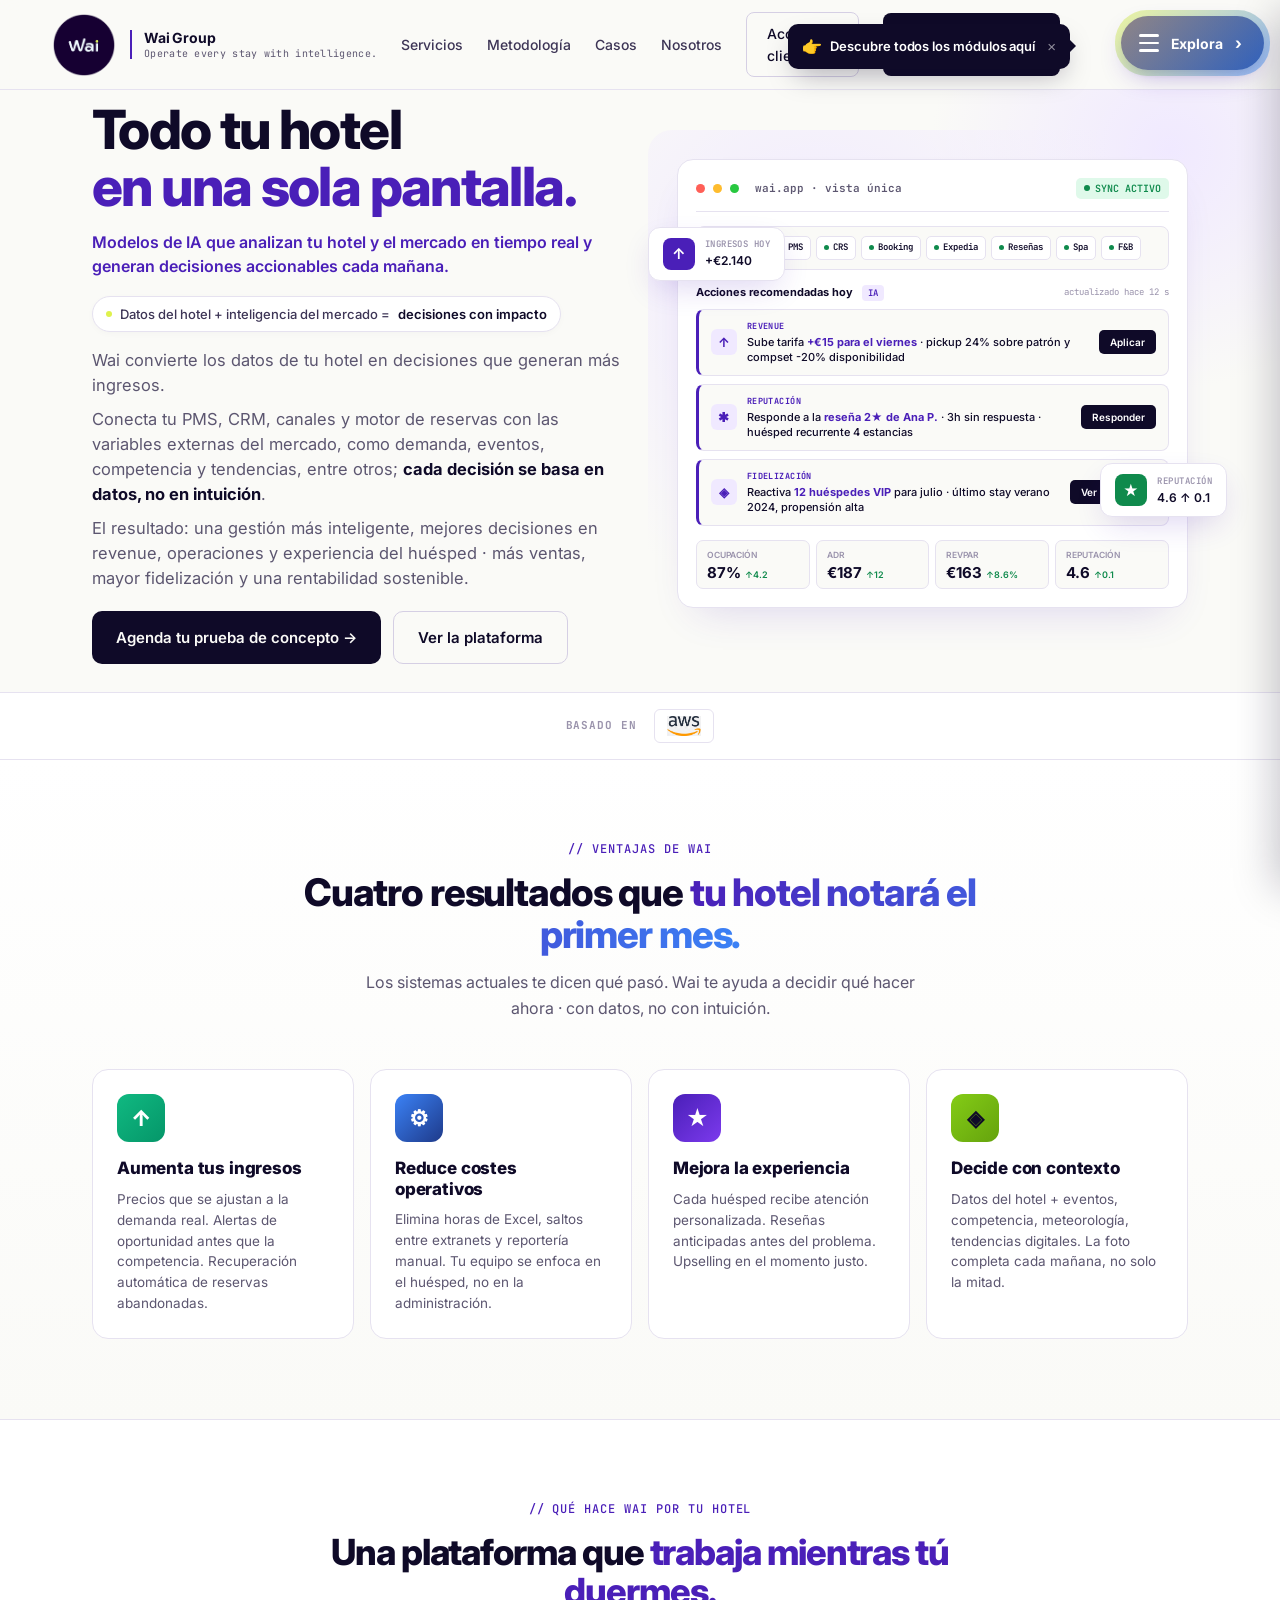
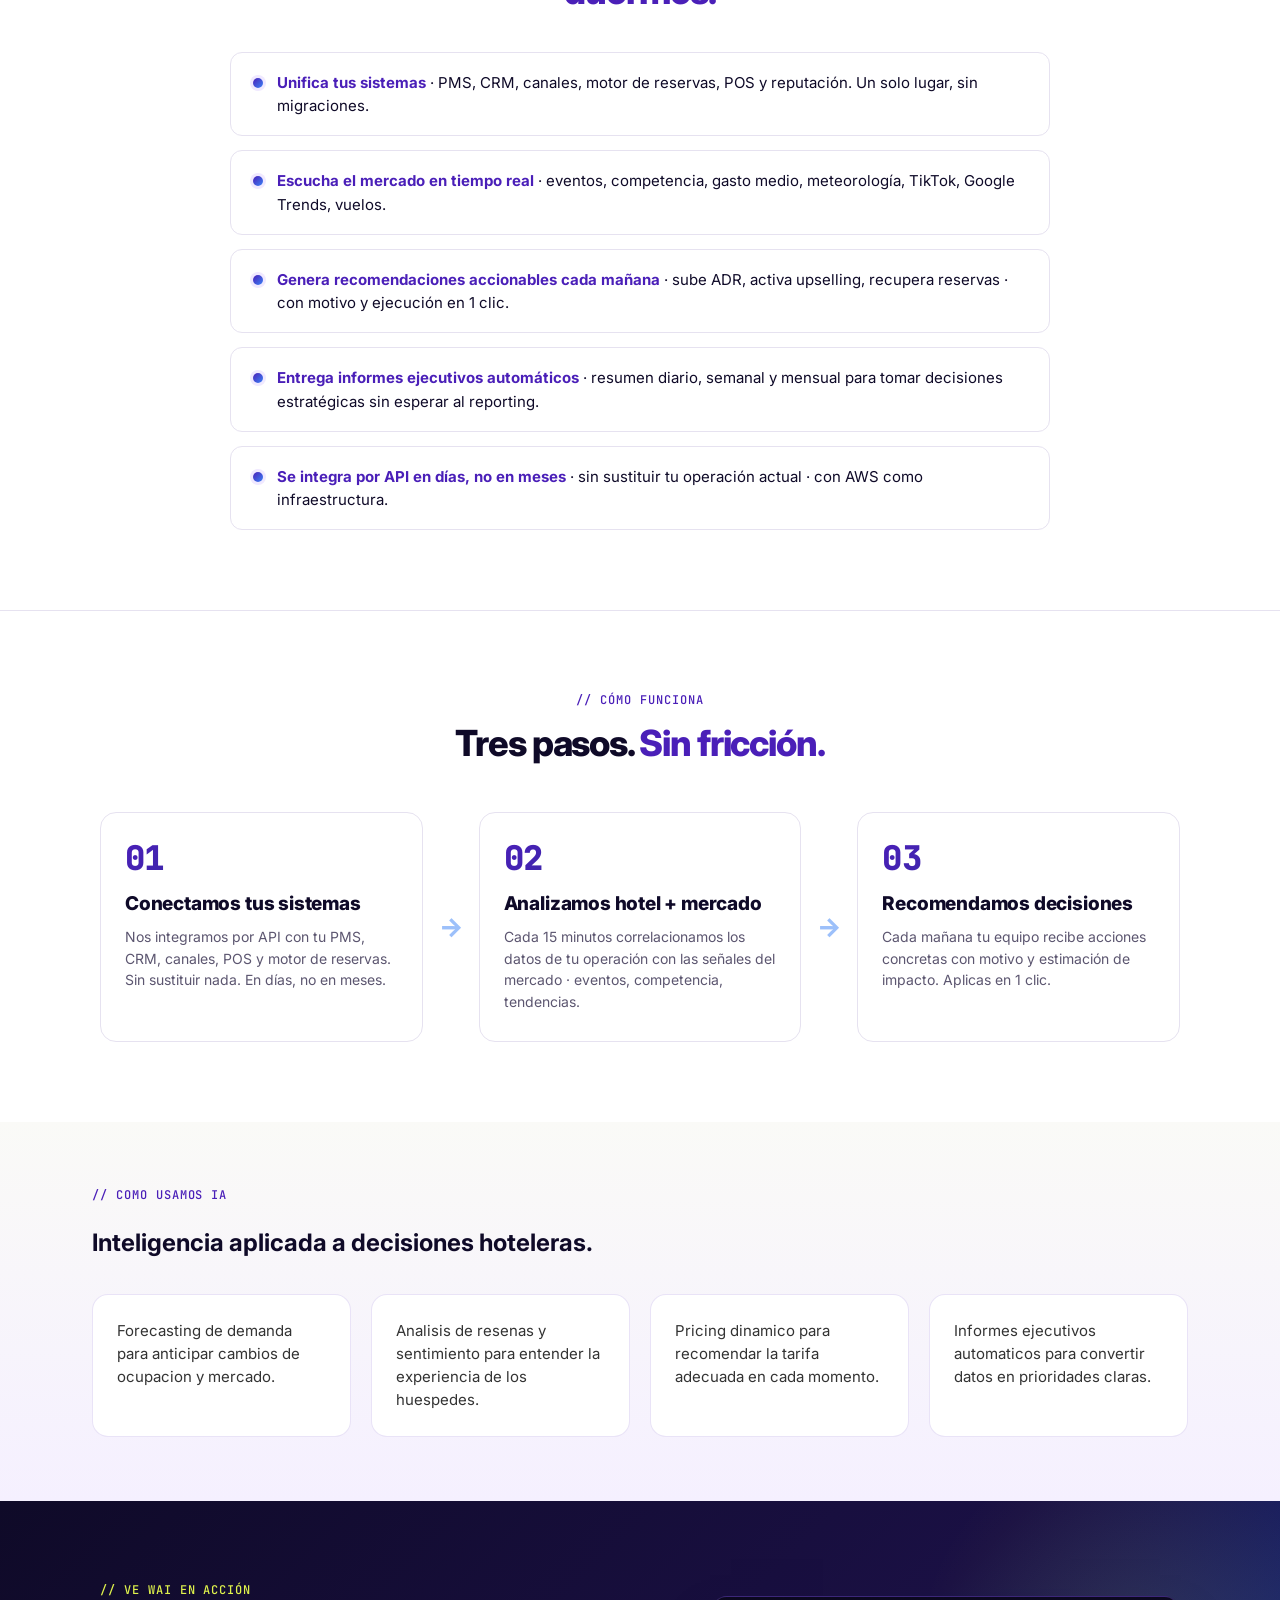
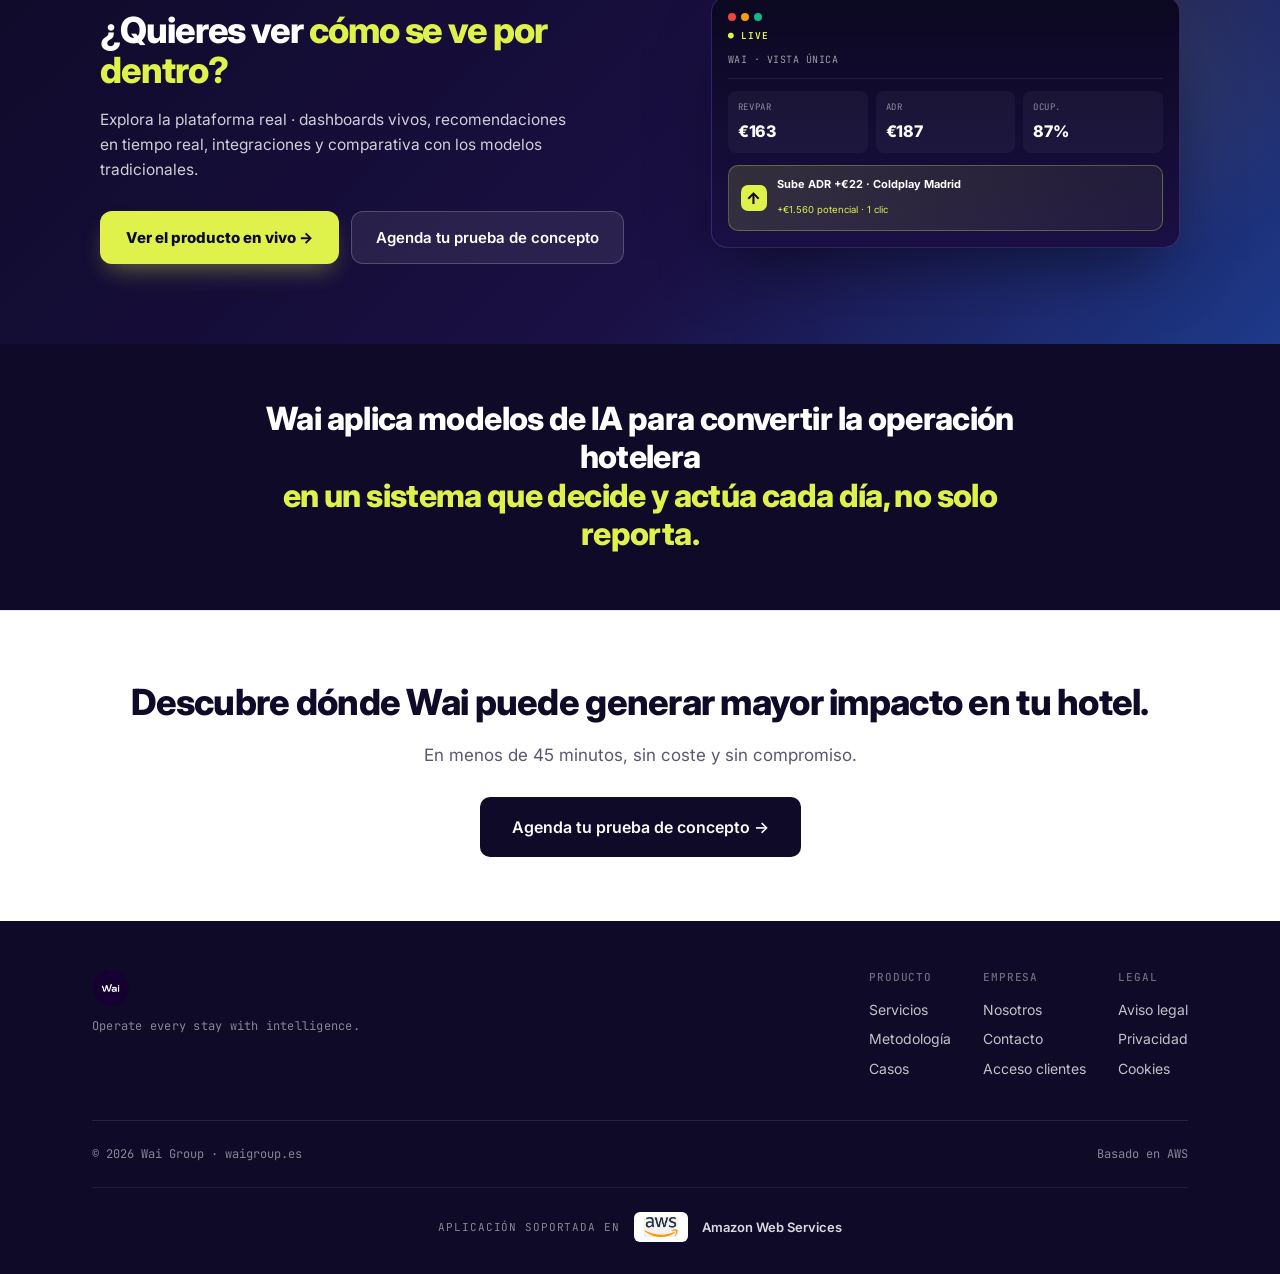
<file: index.html>
<!DOCTYPE html>
<html lang="es">
<head>
<meta charset="utf-8">
<meta name="viewport" content="width=device-width, initial-scale=1">
<title>Wai Group - Plataforma de IA para revenue management hotelero</title>
<meta name="description" content="Wai es una plataforma de inteligencia artificial que unifica PMS, CRM y canales con la inteligencia del mercado en tiempo real. Aumenta ingresos con decisiones de IA basadas en datos. Solicita una demo.">
<meta name="keywords" content="software hotelero, inteligencia artificial hoteles, revenue management hotel, pricing dinámico hotel, IA para hoteles, business intelligence hotelero, RevPAR, ADR, gestión hotelera">
<meta name="author" content="Wai Group">
<meta name="robots" content="index,follow,max-image-preview:large,max-snippet:-1,max-video-preview:-1">
<meta name="theme-color" content="#4A1FB8">
<link rel="canonical" href="https://waigroup.es/">

<!-- Open Graph -->
<meta property="og:title" content="Wai Group · Software de inteligencia hotelera">
<meta property="og:description" content="Aumenta los ingresos de tu hotel con decisiones basadas en datos. Wai unifica PMS, CRM y canales con la inteligencia del mercado en tiempo real.">
<meta property="og:image" content="https://waigroup.es/assets/og-image.png">
<meta property="og:url" content="https://waigroup.es/">
<meta property="og:type" content="website">
<meta property="og:site_name" content="Wai Group">
<meta property="og:locale" content="es_ES">

<!-- Twitter Card -->
<meta name="twitter:card" content="summary_large_image">
<meta name="twitter:title" content="Wai Group · Software de inteligencia hotelera">
<meta name="twitter:description" content="Aumenta los ingresos de tu hotel con decisiones basadas en datos. Unifica PMS, CRM y canales con inteligencia del mercado.">
<meta name="twitter:image" content="https://waigroup.es/assets/og-image.png">

<!-- Schema.org · Organization + SoftwareApplication -->
<script type="application/ld+json">
{
  "@context":"https://schema.org",
  "@graph":[
    {
      "@type":"Organization",
      "@id":"https://waigroup.es/#organization",
      "name":"Wai Group",
      "url":"https://waigroup.es/",
      "logo":"https://waigroup.es/assets/logo_wai.png",
      "email":"wilder@waigroup.es",
      "telephone":"+34659835300",
      "description":"Wai Group desarrolla software de inteligencia hotelera que unifica los datos internos del hotel con la inteligencia del mercado en tiempo real.",
      "address":{"@type":"PostalAddress","addressCountry":"ES"},
      "sameAs":["https://www.linkedin.com/company/wai-group"],
      "founder":{"@type":"Person","name":"Wilder Hurtado","jobTitle":"CEO"}
    },
    {
      "@type":"SoftwareApplication",
      "name":"Wai · Plataforma de Inteligencia Hotelera",
      "operatingSystem":"Web · Cloud AWS",
      "applicationCategory":"BusinessApplication",
      "applicationSubCategory":"HotelManagementSoftware",
      "description":"Software con IA que unifica PMS, CRM, canales y motor de reservas con inteligencia del mercado (eventos, competencia, demanda, meteorología) para recomendar decisiones accionables cada día.",
      "url":"https://waigroup.es/",
      "publisher":{"@id":"https://waigroup.es/#organization"},
      "offers":{"@type":"Offer","price":"0","priceCurrency":"EUR","description":"Sesión estratégica gratuita de 45 minutos"},
      "featureList":["Revenue Intelligence","Guest 360","Experience OS","Command Center","Operations Hub","Recovery Engine"]
    },
    {
      "@type":"WebSite",
      "@id":"https://waigroup.es/#website",
      "url":"https://waigroup.es/",
      "name":"Wai Group",
      "description":"Software de inteligencia hotelera para aumentar ingresos con decisiones basadas en datos",
      "publisher":{"@id":"https://waigroup.es/#organization"},
      "inLanguage":"es-ES"
    }
  ]
}
</script>

<link rel="icon" type="image/png" sizes="32x32" href="./assets/favicon-32.png">
<link rel="apple-touch-icon" sizes="180x180" href="./assets/favicon-180.png">
<link rel="preconnect" href="https://fonts.googleapis.com">
<link rel="preconnect" href="https://fonts.gstatic.com" crossorigin>
<link href="https://fonts.googleapis.com/css2?family=Inter:wght@400;500;600;700;800&family=JetBrains+Mono:wght@400;500&display=swap" rel="stylesheet">
<link rel="stylesheet" href="./assets/wai.css">
<style>
  /* Hero con mockup · v19 · vuelve el animado */
  .hero-mockup-section{padding:12px 0 28px;position:relative;overflow:hidden}
  .hero-mockup-section::before{content:'';position:absolute;top:-200px;right:-150px;width:520px;height:520px;background:radial-gradient(circle,var(--purple-tint) 0%,transparent 65%);border-radius:50%;z-index:0}
  .hero-mockup-grid{display:grid;grid-template-columns:1.05fr 1fr;gap:48px;position:relative;z-index:1;align-items:center}
  .hero-mockup-grid h1{font-size:54px;line-height:1.05;font-weight:800;color:var(--ink);letter-spacing:-0.03em;margin:0 0 14px}
  .hero-mockup-grid h1 em{font-style:normal;color:var(--purple);font-weight:800}
  .hero-mockup-grid p{font-size:16.5px;line-height:1.5;color:var(--grey);margin:0 0 10px;max-width:540px}
  .hero-mockup-grid p:last-of-type{margin-bottom:20px}
  .hero-mockup-grid p strong{color:var(--ink);font-weight:700}
  .hero-badge{display:inline-flex;align-items:center;gap:8px;background:#fff;border:1px solid var(--border);padding:7px 13px;border-radius:20px;margin-bottom:16px;font-size:13px;color:var(--ink-70);font-weight:500;box-shadow:0 2px 8px -2px rgba(0,0,0,0.04)}
  .hero-badge::before{content:'';width:6px;height:6px;background:var(--lime);border-radius:50%;box-shadow:0 0 0 0 rgba(223,242,76,0.6);animation:pulse-badge 2s infinite}
  @keyframes pulse-badge{0%{box-shadow:0 0 0 0 rgba(223,242,76,0.6)}70%{box-shadow:0 0 0 8px rgba(223,242,76,0)}100%{box-shadow:0 0 0 0 rgba(223,242,76,0)}}
  .hero-badge strong{color:var(--ink);font-weight:600}
  .hero-ctas{display:flex;gap:12px;flex-wrap:wrap}

  /* Dashboard mockup animado */
  .dashboard-mockup{background:var(--bg-alt);border:1px solid var(--border);border-radius:16px;padding:18px;box-shadow:0 20px 40px -20px rgba(74,31,184,0.18);position:relative}
  .dashboard-mockup::before{content:'';position:absolute;top:-30px;left:-30px;right:-30px;bottom:-30px;background:radial-gradient(circle at 30% 30%,var(--purple-tint) 0%,transparent 60%);z-index:-1;border-radius:24px}
  .dm-header{display:flex;align-items:center;gap:8px;padding-bottom:12px;border-bottom:1px solid var(--border);margin-bottom:14px}
  .dm-dot{width:9px;height:9px;border-radius:50%}
  .dm-dot.r{background:#ff5f57}.dm-dot.y{background:#febc2e}.dm-dot.g{background:#28c840}
  .dm-title{margin-left:8px;font-size:11px;font-weight:600;color:var(--grey);font-family:'JetBrains Mono',monospace;flex:1}
  .dm-sync{font-family:'JetBrains Mono',monospace;font-size:10px;font-weight:600;color:#0f8a4c;background:#dff9ea;padding:3px 8px;border-radius:5px;display:inline-flex;align-items:center;gap:5px}
  .dm-sync::before{content:'';width:6px;height:6px;background:#0f8a4c;border-radius:50%;animation:pulse-g 1.6s infinite}
  @keyframes pulse-g{0%,100%{opacity:1}50%{opacity:0.4}}
  .dm-systems{display:flex;flex-wrap:wrap;gap:5px;margin-bottom:14px;padding:9px 10px;background:var(--bg);border:1px solid var(--border);border-radius:8px}
  .dm-syschip{font-family:'JetBrains Mono',monospace;font-size:9px;font-weight:600;color:var(--ink);background:#fff;border:1px solid var(--border);padding:4px 7px;border-radius:5px;display:inline-flex;align-items:center;gap:4px}
  .dm-syschip::before{content:'';width:5px;height:5px;background:#0f8a4c;border-radius:50%}
  .dm-syslabel{font-family:'JetBrains Mono',monospace;font-size:9px;color:var(--grey-l);text-transform:uppercase;letter-spacing:0.06em;font-weight:600;margin-right:4px;display:flex;align-items:center}
  .dm-actions-head{display:flex;align-items:center;justify-content:space-between;margin-bottom:8px}
  .dm-actions-title{font-size:11px;font-weight:700;color:var(--ink)}
  .dm-actions-title em{color:var(--purple);font-style:normal;font-family:'JetBrains Mono',monospace;font-size:9px;text-transform:uppercase;background:var(--purple-tint);padding:2px 6px;border-radius:4px;margin-left:6px;font-weight:600}
  .dm-actions-live{font-family:'JetBrains Mono',monospace;font-size:9px;color:var(--grey-l)}
  .dm-actions{display:flex;flex-direction:column;gap:8px;margin-bottom:14px}
  .dm-action{background:var(--bg);border:1px solid var(--border);border-left:3px solid var(--purple);border-radius:8px;padding:10px 12px;display:flex;align-items:center;gap:10px;opacity:0;transform:translateX(-10px);animation:slide-in 0.5s cubic-bezier(.2,.7,.3,1) forwards}
  .dm-action:nth-child(1){animation-delay:0.6s}
  .dm-action:nth-child(2){animation-delay:0.9s}
  .dm-action:nth-child(3){animation-delay:1.2s}
  @keyframes slide-in{to{opacity:1;transform:translateX(0)}}
  .dm-action-icon{width:26px;height:26px;background:var(--purple-tint);color:var(--purple);border-radius:6px;display:flex;align-items:center;justify-content:center;font-size:13px;font-weight:700;flex-shrink:0}
  .dm-action-body{flex:1;min-width:0}
  .dm-action-tag{font-family:'JetBrains Mono',monospace;font-size:8.5px;color:var(--purple);font-weight:700;letter-spacing:0.05em;text-transform:uppercase;margin-bottom:2px}
  .dm-action-txt{font-size:11px;color:var(--ink);line-height:1.35;font-weight:500}
  .dm-action-txt b{color:var(--purple)}
  .dm-action-btn{background:var(--ink);color:#fff;font-size:10px;font-weight:600;padding:6px 11px;border-radius:5px;flex-shrink:0;font-family:'Inter',sans-serif;border:none}
  .dm-kpis{display:grid;grid-template-columns:repeat(4,1fr);gap:6px}
  .dm-kpi{background:var(--bg);border:1px solid var(--border);border-radius:7px;padding:8px 10px}
  .dm-kpi-label{font-size:8.5px;font-weight:600;color:var(--grey-l);text-transform:uppercase;margin-bottom:3px}
  .dm-kpi-val{font-size:15px;font-weight:700;color:var(--ink);line-height:1;display:flex;align-items:baseline;gap:4px}
  .dm-kpi-delta{font-size:9px;font-weight:600;color:#0f8a4c}
  /* Floating badges */
  .float-badge{position:absolute;background:#fff;border:1px solid var(--border);padding:10px 14px;border-radius:12px;box-shadow:0 12px 32px -8px rgba(74,31,184,0.2);display:flex;align-items:center;gap:10px;z-index:5}
  .float-badge-icon{width:32px;height:32px;background:var(--purple);color:#fff;border-radius:8px;display:flex;align-items:center;justify-content:center;font-size:15px;font-weight:700;flex-shrink:0}
  .float-badge-body{display:flex;flex-direction:column;gap:2px}
  .float-badge-tag{font-family:'JetBrains Mono',monospace;font-size:9px;color:var(--grey-l);text-transform:uppercase;letter-spacing:0.05em;font-weight:600}
  .float-badge-txt{font-size:12px;font-weight:600;color:var(--ink);line-height:1.2}
  .float-1{top:15%;left:-30px;opacity:0;animation:float-in 0.8s cubic-bezier(.2,.7,.3,1) 1.5s forwards, float-y 4s ease-in-out 2.3s infinite}
  .float-2{bottom:20%;right:-40px;opacity:0;animation:float-in 0.8s cubic-bezier(.2,.7,.3,1) 2s forwards, float-y 4s ease-in-out 2.8s infinite reverse}
  @keyframes float-in{from{opacity:0;transform:translateY(20px) scale(0.8)}to{opacity:1;transform:translateY(0) scale(1)}}
  @keyframes float-y{0%,100%{transform:translateY(0)}50%{transform:translateY(-8px)}}
  @media (max-width:900px){.hero-mockup-grid{grid-template-columns:1fr;gap:32px} .hero-mockup-grid h1{font-size:40px} .float-badge{display:none}}

  /* Comparativa */
  .compare-section{padding:64px 0}
  .compare-table{max-width:800px;margin:32px auto 0;background:var(--bg-alt);border:1px solid var(--border);border-radius:14px;overflow:hidden}
  .compare-row{display:grid;grid-template-columns:1fr 1fr;border-bottom:1px solid var(--border);transition:background 0.15s}
  .compare-row:last-child{border-bottom:none}
  .compare-row:hover{background:var(--bg)}
  .compare-cell{padding:16px 22px;font-size:15px;line-height:1.4}
  .compare-cell.head{background:var(--bg);font-family:'JetBrains Mono',monospace;font-size:11px;text-transform:uppercase;letter-spacing:0.08em;color:var(--grey-l);font-weight:700;padding:12px 22px}
  .compare-cell.wai{background:linear-gradient(90deg,transparent 0%,var(--purple-tint) 100%);font-weight:600;color:var(--ink);position:relative}
  .compare-cell.wai::before{content:'✓';color:var(--purple);font-weight:700;margin-right:8px}
  .compare-cell.trad{color:var(--grey);text-decoration:line-through;text-decoration-color:var(--grey-l);text-decoration-thickness:1px}

  /* Sectores */
  .sectors-grid{display:grid;grid-template-columns:repeat(3,1fr);gap:16px;margin-top:32px}
  .sector-card{background:var(--bg-alt);border:1px solid var(--border);border-radius:14px;padding:24px;text-align:center;transition:all 0.2s;position:relative}
  .sector-card:hover{border-color:var(--purple);transform:translateY(-3px);box-shadow:0 12px 28px -12px rgba(74,31,184,0.15)}
  .sector-card.active{background:linear-gradient(135deg,var(--purple-tint) 0%,#fff 100%);border-color:var(--purple)}
  .sector-icon{width:48px;height:48px;background:var(--purple-tint);color:var(--purple);border-radius:12px;display:flex;align-items:center;justify-content:center;font-size:22px;margin:0 auto 14px}
  .sector-card.active .sector-icon{background:var(--purple);color:#fff}
  .sector-card h3{font-size:16px;font-weight:700;color:var(--ink);margin:0 0 6px}
  .sector-card p{font-size:13px;color:var(--grey);margin:0}
  .sector-badge{position:absolute;top:12px;right:12px;font-family:'JetBrains Mono',monospace;font-size:9px;font-weight:700;text-transform:uppercase;letter-spacing:0.05em;padding:3px 7px;border-radius:4px}
  .sector-badge.now{background:#dff9ea;color:#0f8a4c}
  .sector-badge.next{background:#FFF4C4;color:#8a6d00}
  .sector-badge.later{background:var(--bg);color:var(--grey-l)}
  @media(max-width:900px){.sectors-grid{grid-template-columns:1fr}}

  /* Brand line potente */
  .brand-line{background:var(--ink);color:#fff;padding:56px 0;text-align:center}
  .brand-line-text{font-size:32px;font-weight:800;letter-spacing:-0.02em;line-height:1.2;max-width:820px;margin:0 auto;color:#fff}
  .brand-line-text em{font-style:normal;color:var(--lime)}
  @media(max-width:900px){.brand-line-text{font-size:24px}}

  /* ============ APP LAYOUT · Sidebar fija a la izquierda global · con toggle ============ */
  .app-layout{display:flex;min-height:100vh;position:relative}
  .app-sidebar{position:fixed;left:0;top:0;bottom:0;width:260px;background:#fff;border-right:1px solid var(--border);z-index:100;display:flex;flex-direction:column;overflow-y:auto;padding:16px 14px;transition:width .35s cubic-bezier(.2,.7,.3,1),padding .3s ease}
  .app-sidebar-logo{padding:8px 8px 18px;border-bottom:1px solid var(--border);margin-bottom:14px;display:flex;align-items:center;gap:12px;text-decoration:none !important;position:relative}
  .app-sidebar-logo img{height:72px;width:auto;display:block;flex-shrink:0;transition:height .3s ease}

  /* Botón toggle · esquina superior derecha de la sidebar */
  .app-sidebar-toggle{position:absolute;top:14px;right:-14px;width:28px;height:28px;background:#fff;border:1px solid var(--border);border-radius:50%;display:flex;align-items:center;justify-content:center;cursor:pointer;z-index:101;color:var(--grey);transition:all .25s ease;font-size:14px;font-weight:800;box-shadow:0 4px 10px -3px rgba(15,10,40,0.08)}
  .app-sidebar-toggle:hover{border-color:var(--purple);color:var(--purple);background:var(--purple-tint)}
  .app-sidebar-toggle svg{width:14px;height:14px;stroke:currentColor;stroke-width:2.4;fill:none;stroke-linecap:round;stroke-linejoin:round;transition:transform .3s ease}

  /* Estado colapsado · rail de 68px con solo iconos */
  .app-layout.collapsed .app-sidebar{width:68px;padding:16px 8px}
  .app-layout.collapsed .app-sidebar-logo img{height:44px}
  .app-layout.collapsed .app-sidebar-brand{display:none}
  .app-layout.collapsed .app-sidebar-section{display:none}
  .app-layout.collapsed .app-sidebar-nav a{display:none}
  .app-layout.collapsed .app-sidebar-footer{display:none}
  .app-layout.collapsed .app-sidebar .tab-btn{justify-content:center;padding:9px 6px}
  .app-layout.collapsed .app-sidebar .tab-btn-label{display:none}
  .app-layout.collapsed .app-sidebar-toggle svg{transform:rotate(180deg)}
  .app-layout.collapsed .app-content{margin-left:68px;width:calc(100% - 68px)}
  .app-sidebar-brand{display:flex;flex-direction:column;line-height:1.15}
  .app-sidebar-brand-name{font-size:14px;font-weight:700;color:var(--ink);letter-spacing:-0.01em}
  .app-sidebar-brand-slogan{font-family:'JetBrains Mono',monospace;font-size:9px;color:var(--grey);letter-spacing:0.03em;margin-top:3px}
  .app-sidebar-section{font-family:'JetBrains Mono',monospace;font-size:10px;color:var(--grey-l);letter-spacing:0.1em;text-transform:uppercase;font-weight:800;padding:12px 12px 8px}
  .app-sidebar-nav{display:flex;flex-direction:column;gap:2px;flex:1}
  .app-sidebar-nav a{padding:9px 12px;font-size:13px;color:var(--grey);font-weight:500;border-radius:8px;text-decoration:none !important;transition:all .2s ease;display:block}
  .app-sidebar-nav a:hover{background:var(--bg-alt);color:var(--ink)}
  .app-sidebar-footer{padding-top:14px;margin-top:14px;border-top:1px solid var(--border);display:flex;flex-direction:column;gap:8px}
  .btn-sidebar-outline{display:block;padding:10px 14px;border:1px solid var(--border);border-radius:9px;font-size:13px;font-weight:600;color:var(--ink) !important;text-decoration:none !important;text-align:center;transition:all .25s ease}
  .btn-sidebar-outline:hover{border-color:var(--purple);color:var(--purple) !important}
  .btn-sidebar-cta{display:inline-flex;align-items:center;justify-content:center;gap:6px;padding:11px 14px;background:var(--ink);color:#fff !important;border-radius:9px;font-size:13px;font-weight:700;text-decoration:none !important;text-align:center;transition:all .25s ease}
  .btn-sidebar-cta:hover{background:var(--wai-blue);transform:translateY(-1px);box-shadow:0 8px 16px -6px rgba(30,58,138,0.30)}

  .app-content{margin-left:260px;flex:1;min-width:0;width:calc(100% - 260px)}

  /* Cuando la sidebar tiene los tabs interactivos (01 02 03 04), reutilizamos .tab-btn */
  .app-sidebar .tab-btn{background:none;border:none;text-align:left;cursor:pointer;padding:9px 12px;border-radius:8px;transition:all .2s ease;display:flex;align-items:center;gap:10px;position:relative;font-family:inherit;width:100%}
  .app-sidebar .tab-btn:hover{background:var(--bg-alt)}
  .app-sidebar .tab-btn.active{background:linear-gradient(90deg,var(--purple-tint) 0%,rgba(240,233,255,0.4) 100%)}
  .app-sidebar .tab-btn.active::before{content:'';position:absolute;left:0;top:10px;bottom:10px;width:3px;background:linear-gradient(180deg,var(--purple) 0%,var(--wai-blue-2) 100%);border-radius:0 2px 2px 0}
  .app-sidebar .tab-btn-icon{width:28px;height:28px;flex-shrink:0;border-radius:7px;background:var(--bg-alt);color:var(--grey);display:flex;align-items:center;justify-content:center;transition:all .25s ease;font-family:'JetBrains Mono',monospace;font-size:10.5px;font-weight:800;letter-spacing:-0.02em}
  .app-sidebar .tab-btn:hover .tab-btn-icon{background:var(--purple-tint);color:var(--purple)}
  .app-sidebar .tab-btn.active .tab-btn-icon{background:linear-gradient(135deg,var(--purple) 0%,var(--wai-blue) 100%);color:#fff;box-shadow:0 4px 10px -3px rgba(74,31,184,0.28)}
  .app-sidebar .tab-btn-label{font-size:13px;font-weight:600;color:var(--ink);letter-spacing:-0.005em;flex:1}
  .app-sidebar .tab-btn.active .tab-btn-label{color:var(--purple);font-weight:700}

  /* Nav superior visible */

  /* MOBILE · sidebar colapsa a top bar sticky */
  @media (max-width:900px){
    .app-layout{flex-direction:column}
    .app-sidebar{position:sticky;top:0;left:auto;right:auto;bottom:auto;width:100%;height:auto;max-height:100vh;border-right:none;border-bottom:1px solid var(--border);padding:10px 14px;flex-direction:row;align-items:center;gap:10px;background:rgba(255,255,255,0.96);backdrop-filter:blur(10px);overflow-y:visible;overflow-x:auto;scrollbar-width:none}
    .app-sidebar::-webkit-scrollbar{display:none}
    .app-sidebar-logo{padding:0;border-bottom:none;margin-bottom:0;flex-shrink:0}
    .app-sidebar-logo img{height:36px}
    .app-sidebar-brand{display:none}
    .app-sidebar-section{display:none}
    .app-sidebar-nav{flex-direction:row;gap:4px;overflow-x:auto;flex:1;scrollbar-width:none}
    .app-sidebar-nav::-webkit-scrollbar{display:none}
    .app-sidebar-nav a{padding:6px 10px;font-size:11.5px;white-space:nowrap;display:none}
    .app-sidebar-nav a.mobile-visible{display:block}
    .app-sidebar .tab-btn{padding:6px 10px 6px 12px;flex-shrink:0;white-space:nowrap}
    .app-sidebar .tab-btn::before{display:none}
    .app-sidebar .tab-btn-icon{width:22px;height:22px;font-size:9.5px}
    .app-sidebar .tab-btn-label{font-size:11.5px}
    .app-sidebar-footer{display:none}
    .app-content{margin-left:0;width:100%}
  }

  /* HERO · Eyebrow + KPIs impacto + Sponsor tech */
  .hero-eyebrow{display:inline-block;font-family:'JetBrains Mono',monospace;font-size:11.5px;color:var(--purple);letter-spacing:0.12em;text-transform:uppercase;font-weight:800;background:var(--purple-tint);border:1px solid rgba(74,31,184,0.15);padding:6px 12px;border-radius:6px;margin-bottom:14px}
  .hero-metrics{display:flex;gap:18px;margin:20px 0 24px;padding:16px 20px;background:linear-gradient(135deg,rgba(74,31,184,0.04) 0%,rgba(59,130,246,0.04) 100%);border:1px solid var(--border);border-radius:14px;flex-wrap:wrap}
  .hero-metric{display:flex;flex-direction:column;gap:2px;min-width:0}
  .hero-metric-val{font-size:28px;font-weight:800;color:var(--purple);letter-spacing:-0.02em;line-height:1;display:flex;align-items:baseline;gap:2px}
  .hero-metric-val span{font-size:14px;font-weight:700;color:var(--purple);opacity:0.7}
  .hero-metric-lbl{font-family:'JetBrains Mono',monospace;font-size:10.5px;color:var(--grey);text-transform:uppercase;letter-spacing:0.06em;font-weight:600;margin-top:2px}
  .sponsor-strip{background:var(--bg-alt);border-top:1px solid var(--border);border-bottom:1px solid var(--border);padding:16px 0}
  .sponsor-inner{display:flex;align-items:center;justify-content:center;gap:14px;flex-wrap:wrap}
  .sponsor-label{font-family:'JetBrains Mono',monospace;font-size:11px;color:var(--grey-l);text-transform:uppercase;letter-spacing:0.08em;font-weight:700;margin-right:4px}
  .sponsor-tech{font-family:'JetBrains Mono',monospace;font-size:13px;color:var(--ink);font-weight:800;letter-spacing:-0.01em;transition:color .3s ease}
  .sponsor-tech:hover{color:var(--purple)}
  .sponsor-dot{color:var(--grey-l);font-size:16px;line-height:1}
  @media (max-width:900px){
    .hero-eyebrow{font-size:10.5px;padding:5px 10px;margin-bottom:12px}
    .hero-metrics{padding:12px 14px;gap:14px;margin:16px 0 20px}
    .hero-metric-val{font-size:22px}
    .hero-metric-val span{font-size:12px}
    .hero-metric-lbl{font-size:9.5px}
    .sponsor-inner{gap:10px}
    .sponsor-tech{font-size:11.5px}
    .sponsor-label{font-size:10px;flex-basis:100%;text-align:center;margin-bottom:2px}
  }

  /* CHALLENGES · Sección premium · Stripe/Apple/Linear/HubSpot/Salesforce */
  :root{--wai-blue:#1E3A8A;--wai-blue-2:#3B82F6;--wai-blue-tint:#EFF6FF;--wai-blue-glow:rgba(59,130,246,0.28)}

  .challenges-section{padding:120px 0 100px;background:radial-gradient(ellipse at top,#F5F0FF 0%,#FAFAF7 45%,#F0F6FF 100%);position:relative;overflow:hidden}
  .challenges-section::before{content:'';position:absolute;top:-200px;left:-150px;width:640px;height:640px;background:radial-gradient(circle,rgba(139,92,246,0.22) 0%,transparent 60%);border-radius:50%;z-index:0;filter:blur(20px)}
  .challenges-section::after{content:'';position:absolute;bottom:-200px;right:-150px;width:720px;height:720px;background:radial-gradient(circle,rgba(59,130,246,0.18) 0%,transparent 60%);border-radius:50%;z-index:0;filter:blur(20px)}
  .challenges-section > .container{position:relative;z-index:1}
  .challenges-head{text-align:center;max-width:760px;margin:0 auto 56px;opacity:0;transform:translateY(20px);transition:all .8s cubic-bezier(.2,.7,.3,1)}
  .challenges-head.in{opacity:1;transform:translateY(0)}
  .challenges-head .eyebrow{margin-bottom:14px}
  .challenges-head h2{font-size:50px;font-weight:800;color:var(--ink);letter-spacing:-0.035em;line-height:1.04;margin:0 0 18px}
  .challenges-head h2 em{font-style:normal;background:linear-gradient(90deg,var(--purple) 0%,var(--wai-blue-2) 100%);-webkit-background-clip:text;background-clip:text;-webkit-text-fill-color:transparent;font-weight:800}
  .challenges-head p{font-size:18px;color:var(--grey);margin:0 auto;line-height:1.55;max-width:620px}

  /* HERO card · full width · dashboard mockup */
  .ch-hero{position:relative;display:grid;grid-template-columns:1.05fr 1.2fr;gap:56px;align-items:center;background:linear-gradient(135deg,#fff 0%,#FBF9FF 55%,#F5F0FF 100%);border:1.5px solid rgba(139,92,246,0.18);border-radius:28px;padding:56px 56px 52px;margin-bottom:20px;text-decoration:none!important;color:var(--ink);overflow:hidden;transition:transform .5s cubic-bezier(.2,.7,.3,1),box-shadow .5s cubic-bezier(.2,.7,.3,1),border-color .4s ease;opacity:0;transform:translateY(28px)}
  .ch-hero.in{opacity:1;transform:translateY(0);transition-delay:200ms}
  .ch-hero::before{content:'';position:absolute;top:-100px;right:-100px;width:400px;height:400px;background:radial-gradient(circle,rgba(74,31,184,0.10) 0%,transparent 60%);border-radius:50%;z-index:0}
  .ch-hero::after{content:'';position:absolute;inset:0;border-radius:28px;padding:1.5px;background:linear-gradient(135deg,var(--wai-blue-2) 0%,var(--purple) 50%,var(--wai-blue) 100%);-webkit-mask:linear-gradient(#000 0 0) content-box,linear-gradient(#000 0 0);mask:linear-gradient(#000 0 0) content-box,linear-gradient(#000 0 0);-webkit-mask-composite:xor;mask-composite:exclude;opacity:0;transition:opacity .4s ease;pointer-events:none;z-index:2}
  .ch-hero:hover{transform:translateY(-6px);box-shadow:0 48px 96px -32px rgba(74,31,184,0.35),0 16px 32px -12px rgba(15,10,40,0.10);border-color:transparent}
  .ch-hero:hover::after{opacity:1}
  .ch-hero > *{position:relative;z-index:1}

  .ch-hero-badge{position:absolute;top:24px;right:24px;display:inline-flex;align-items:center;gap:7px;background:linear-gradient(135deg,var(--ink) 0%,#2a1f56 100%);color:#fff;font-family:'JetBrains Mono',monospace;font-size:11px;font-weight:700;text-transform:uppercase;letter-spacing:0.08em;padding:8px 14px;border-radius:8px;box-shadow:0 8px 20px -4px rgba(15,10,40,0.30);z-index:3}
  .ch-hero-badge::before{content:'★';color:var(--lime);font-size:12px}

  .ch-hero-left{display:flex;flex-direction:column;gap:14px}
  .ch-hero-icon{width:76px;height:76px;display:flex;align-items:center;justify-content:center;border-radius:20px;background:linear-gradient(135deg,var(--purple) 0%,#7C3AED 100%);color:#fff;box-shadow:0 20px 40px -12px rgba(74,31,184,0.40);margin-bottom:8px;transition:all .5s cubic-bezier(.2,.7,.3,1)}
  .ch-hero-icon svg{width:38px;height:38px;stroke:currentColor;stroke-width:1.7;fill:none;stroke-linecap:round;stroke-linejoin:round;transition:transform .4s ease}
  .ch-hero:hover .ch-hero-icon{background:linear-gradient(135deg,var(--wai-blue) 0%,var(--wai-blue-2) 100%);transform:scale(1.05) rotate(-3deg);box-shadow:0 24px 48px -12px var(--wai-blue-glow)}
  .ch-hero:hover .ch-hero-icon svg{transform:scale(1.05)}
  .ch-hero-microresult{display:inline-flex;align-items:center;gap:8px;background:rgba(74,31,184,0.08);color:var(--purple);padding:6px 12px;border-radius:20px;font-size:12.5px;font-weight:700;letter-spacing:-0.005em;align-self:flex-start;transition:all .3s ease}
  .ch-hero:hover .ch-hero-microresult{background:var(--wai-blue-tint);color:var(--wai-blue)}
  .ch-hero-title{font-size:38px;font-weight:800;color:var(--ink);margin:0;letter-spacing:-0.03em;line-height:1.05;transition:color .3s ease}
  .ch-hero:hover .ch-hero-title{color:var(--wai-blue)}
  .ch-hero-impact{font-size:18px;color:var(--purple);font-weight:700;line-height:1.4;margin:0;letter-spacing:-0.01em;transition:color .3s ease}
  .ch-hero:hover .ch-hero-impact{color:var(--wai-blue)}
  .ch-hero-desc{font-size:15.5px;color:var(--grey);line-height:1.6;margin:0;max-width:440px}
  .ch-hero-module{font-family:'JetBrains Mono',monospace;font-size:11px;color:var(--grey-l);text-transform:uppercase;letter-spacing:0.09em;font-weight:600;margin-top:4px}
  .ch-hero-cta{margin-top:12px;display:inline-flex;align-items:center;gap:10px;background:var(--ink);color:#fff;padding:14px 24px;border-radius:12px;font-weight:700;font-size:14.5px;letter-spacing:-0.01em;align-self:flex-start;transition:all .3s ease;box-shadow:0 12px 24px -8px rgba(15,10,40,0.30)}
  .ch-hero-cta::after{content:'→';transition:transform .3s ease;display:inline-block}
  .ch-hero:hover .ch-hero-cta{background:var(--wai-blue);transform:translateY(-2px);box-shadow:0 18px 32px -8px var(--wai-blue-glow)}
  .ch-hero:hover .ch-hero-cta::after{transform:translateX(4px)}

  /* Mockup Dashboard · Revenue Intelligence · dentro de HERO */
  .ch-mockup{position:relative;background:linear-gradient(180deg,#0F0A28 0%,#1a1044 100%);border-radius:16px;padding:18px;box-shadow:0 40px 80px -24px rgba(15,10,40,0.45),0 8px 24px -8px rgba(74,31,184,0.20);overflow:hidden;transition:transform .5s cubic-bezier(.2,.7,.3,1)}
  .ch-hero:hover .ch-mockup{transform:translateY(-4px) scale(1.01)}
  .ch-mockup::before{content:'';position:absolute;top:-30%;left:-20%;width:60%;height:60%;background:radial-gradient(circle,rgba(139,92,246,0.30) 0%,transparent 65%);border-radius:50%;pointer-events:none}
  .mk-topbar{display:flex;align-items:center;gap:8px;padding-bottom:12px;border-bottom:1px solid rgba(255,255,255,0.08);margin-bottom:14px}
  .mk-dot{width:9px;height:9px;border-radius:50%;background:#ef4444}
  .mk-dot:nth-child(2){background:#f59e0b}
  .mk-dot:nth-child(3){background:#10b981}
  .mk-title{font-size:10px;color:rgba(255,255,255,0.55);margin-left:8px;font-family:'JetBrains Mono',monospace;letter-spacing:0.06em;text-transform:uppercase}
  .mk-live{margin-left:auto;display:inline-flex;align-items:center;gap:5px;font-size:9.5px;color:var(--lime);font-family:'JetBrains Mono',monospace;letter-spacing:0.06em;text-transform:uppercase;font-weight:600}
  .mk-live::before{content:'';width:6px;height:6px;background:var(--lime);border-radius:50%;box-shadow:0 0 0 0 rgba(223,242,76,0.6);animation:pulse-badge 2s infinite}

  .mk-kpis{display:grid;grid-template-columns:1fr 1fr 1fr;gap:8px;margin-bottom:14px}
  .mk-kpi{background:rgba(255,255,255,0.04);border:1px solid rgba(255,255,255,0.06);border-radius:10px;padding:10px 12px}
  .mk-kpi-label{font-size:9px;color:rgba(255,255,255,0.5);text-transform:uppercase;letter-spacing:0.08em;font-family:'JetBrains Mono',monospace;margin-bottom:4px;font-weight:600}
  .mk-kpi-val{font-size:16px;color:#fff;font-weight:800;letter-spacing:-0.02em}
  .mk-kpi-delta{font-size:9.5px;color:var(--lime);margin-top:2px;font-weight:600}

  .mk-chart{background:rgba(255,255,255,0.03);border:1px solid rgba(255,255,255,0.06);border-radius:10px;padding:12px 14px 10px;margin-bottom:12px;position:relative}
  .mk-chart-title{display:flex;align-items:center;justify-content:space-between;margin-bottom:8px}
  .mk-chart-title span:first-child{font-size:10px;color:rgba(255,255,255,0.65);font-weight:600}
  .mk-chart-title span:last-child{font-size:10px;color:var(--lime);font-weight:700;font-family:'JetBrains Mono',monospace}
  .mk-chart svg{width:100%;height:52px;display:block}

  .mk-alert{background:linear-gradient(135deg,rgba(223,242,76,0.15) 0%,rgba(223,242,76,0.05) 100%);border:1px solid rgba(223,242,76,0.30);border-radius:10px;padding:10px 12px;display:flex;align-items:center;gap:10px}
  .mk-alert-icon{width:26px;height:26px;background:var(--lime);color:var(--ink);border-radius:8px;display:flex;align-items:center;justify-content:center;font-size:14px;font-weight:800;flex-shrink:0}
  .mk-alert-body{flex:1;min-width:0}
  .mk-alert-title{font-size:11px;color:#fff;font-weight:700;margin:0 0 1px;letter-spacing:-0.01em}
  .mk-alert-desc{font-size:10px;color:rgba(255,255,255,0.60);margin:0;line-height:1.35}
  .mk-alert-cta{background:var(--lime);color:var(--ink);padding:5px 10px;border-radius:6px;font-size:10px;font-weight:800;letter-spacing:-0.005em}

  /* GRID de tarjetas secundarias · 3+2 balanceado */
  .ch-secondary{display:grid;grid-template-columns:repeat(6,1fr);gap:16px;position:relative}
  .ch-secondary::before{content:'';position:absolute;top:50%;left:5%;right:5%;height:1px;background:linear-gradient(90deg,transparent 0%,rgba(139,92,246,0.15) 20%,rgba(59,130,246,0.15) 80%,transparent 100%);pointer-events:none;z-index:0}

  .ch-card{grid-column:span 2;position:relative;background:#fff;border:1px solid rgba(230,226,240,0.9);border-radius:20px;padding:26px 24px 22px;display:flex;flex-direction:column;gap:10px;text-decoration:none!important;color:var(--ink);transition:transform .4s cubic-bezier(.2,.7,.3,1),box-shadow .4s cubic-bezier(.2,.7,.3,1),border-color .3s ease,background .4s ease;overflow:hidden;opacity:0;transform:translateY(24px);z-index:1}
  .ch-card.wide{grid-column:span 3}
  .ch-card.in{opacity:1;transform:translateY(0)}
  .ch-card.in.s1{transition-delay:400ms}
  .ch-card.in.s2{transition-delay:520ms}
  .ch-card.in.s3{transition-delay:640ms}
  .ch-card.in.s4{transition-delay:760ms}
  .ch-card.in.s5{transition-delay:880ms}
  .ch-card::before{content:'';position:absolute;inset:0;border-radius:20px;padding:1.5px;background:linear-gradient(135deg,var(--wai-blue-2) 0%,var(--purple) 50%,var(--wai-blue) 100%);-webkit-mask:linear-gradient(#000 0 0) content-box,linear-gradient(#000 0 0);mask:linear-gradient(#000 0 0) content-box,linear-gradient(#000 0 0);-webkit-mask-composite:xor;mask-composite:exclude;opacity:0;transition:opacity .4s ease;pointer-events:none;z-index:2}
  .ch-card::after{content:'';position:absolute;inset:0;border-radius:20px;background:radial-gradient(circle at 50% 0%,var(--wai-blue-tint) 0%,transparent 65%);opacity:0;transition:opacity .5s ease;pointer-events:none;z-index:0}
  .ch-card:hover{transform:translateY(-8px) scale(1.005);background:linear-gradient(180deg,#F8FBFF 0%,#fff 100%);box-shadow:0 32px 64px -20px var(--wai-blue-glow),0 10px 24px -10px rgba(15,10,40,0.10);border-color:transparent}
  .ch-card:hover::before{opacity:1}
  .ch-card:hover::after{opacity:1}
  .ch-card > *{position:relative;z-index:1}

  .ch-card-head{display:flex;align-items:flex-start;justify-content:space-between;gap:10px}
  .ch-icon{width:52px;height:52px;display:flex;align-items:center;justify-content:center;border-radius:14px;background:linear-gradient(135deg,#EDE9FE 0%,#F5F0FF 100%);color:var(--purple);transition:all .4s cubic-bezier(.2,.7,.3,1);box-shadow:0 4px 12px -4px rgba(74,31,184,0.20);flex-shrink:0}
  .ch-icon svg{width:26px;height:26px;stroke:currentColor;stroke-width:1.8;fill:none;stroke-linecap:round;stroke-linejoin:round;transition:transform .4s ease}
  .ch-card:hover .ch-icon{background:linear-gradient(135deg,var(--wai-blue) 0%,var(--wai-blue-2) 100%);color:#fff;transform:scale(1.10) rotate(-4deg);box-shadow:0 14px 28px -8px var(--wai-blue-glow)}
  .ch-card:hover .ch-icon svg{transform:scale(1.05)}
  .ch-microresult{display:inline-flex;align-items:center;gap:6px;background:rgba(74,31,184,0.06);color:var(--purple);padding:5px 10px;border-radius:20px;font-size:11px;font-weight:700;letter-spacing:-0.005em;flex-shrink:0;transition:all .3s ease}
  .ch-card:hover .ch-microresult{background:var(--wai-blue-tint);color:var(--wai-blue)}

  .ch-title{font-size:20px;font-weight:800;color:var(--ink);margin:6px 0 0;letter-spacing:-0.02em;line-height:1.15;transition:color .3s ease}
  .ch-card:hover .ch-title{color:var(--wai-blue)}
  .ch-impact{font-size:14.5px;color:var(--ink);font-weight:700;line-height:1.4;margin:0;letter-spacing:-0.005em}
  .ch-desc{font-size:13.5px;color:var(--grey);line-height:1.55;margin:0;flex:1}
  .ch-module{font-family:'JetBrains Mono',monospace;font-size:10.5px;color:var(--grey-l);text-transform:uppercase;letter-spacing:0.09em;font-weight:600;margin-top:4px;transition:color .3s ease}
  .ch-card:hover .ch-module{color:var(--wai-blue-2)}

  /* Mini-mockups en cada card · aparecen al hacer hover */
  .ch-mini{margin-top:12px;background:linear-gradient(180deg,#F5F0FF 0%,#EFF6FF 100%);border:1px solid rgba(139,92,246,0.15);border-radius:12px;padding:10px 12px;font-family:'JetBrains Mono',monospace;font-size:10px;color:var(--grey);transition:all .4s ease;opacity:0.85}
  .ch-card:hover .ch-mini{background:linear-gradient(180deg,var(--ink) 0%,#1a1044 100%);border-color:var(--wai-blue);opacity:1;color:rgba(255,255,255,0.8)}
  .ch-mini-row{display:flex;align-items:center;justify-content:space-between;gap:8px;padding:3px 0}
  .ch-mini-row + .ch-mini-row{border-top:1px solid rgba(139,92,246,0.10);margin-top:2px;padding-top:6px}
  .ch-card:hover .ch-mini-row + .ch-mini-row{border-color:rgba(255,255,255,0.10)}
  .ch-mini-label{color:var(--grey-l);font-weight:600;text-transform:uppercase;letter-spacing:0.05em;font-size:9px;transition:color .3s ease}
  .ch-card:hover .ch-mini-label{color:rgba(255,255,255,0.5)}
  .ch-mini-val{color:var(--purple);font-weight:800;font-size:11px;transition:color .3s ease}
  .ch-card:hover .ch-mini-val{color:var(--lime)}

  .ch-cta{margin-top:10px;color:var(--wai-blue);font-weight:700;font-size:13px;letter-spacing:-0.005em;display:inline-flex;align-items:center;gap:6px;opacity:0;transform:translateY(6px);transition:opacity .3s ease,transform .3s ease;max-height:0;overflow:hidden}
  .ch-cta::after{content:'→';transition:transform .3s ease;display:inline-block}
  .ch-card:hover .ch-cta{opacity:1;transform:translateY(0);max-height:22px}
  .ch-card:hover .ch-cta::after{transform:translateX(4px)}

  /* Caja inferior · cierre emocional */
  .ch-footer{margin-top:48px;position:relative;background:linear-gradient(135deg,var(--ink) 0%,#1a1044 55%,#1E3A8A 100%);color:#fff;border-radius:24px;padding:52px 48px;text-align:center;box-shadow:0 40px 80px -28px rgba(15,10,40,0.50);overflow:hidden;opacity:0;transform:translateY(24px);transition:all .8s cubic-bezier(.2,.7,.3,1)}
  .ch-footer.in{opacity:1;transform:translateY(0);transition-delay:1000ms}
  .ch-footer::before{content:'';position:absolute;top:-100px;left:-100px;width:400px;height:400px;background:radial-gradient(circle,rgba(223,242,76,0.10) 0%,transparent 60%);border-radius:50%}
  .ch-footer::after{content:'';position:absolute;bottom:-100px;right:-100px;width:400px;height:400px;background:radial-gradient(circle,rgba(59,130,246,0.20) 0%,transparent 60%);border-radius:50%}
  .ch-footer-inner{position:relative;z-index:1;max-width:640px;margin:0 auto}
  .ch-footer h3{font-size:34px;font-weight:800;letter-spacing:-0.025em;line-height:1.12;margin:0 0 18px;color:#fff}
  .ch-footer h3 em{font-style:normal;color:var(--lime)}
  .ch-footer p{font-size:16px;color:rgba(255,255,255,0.80);line-height:1.6;margin:0 0 32px;max-width:540px;margin-left:auto;margin-right:auto}
  .ch-footer-ctas{display:flex;gap:12px;justify-content:center;flex-wrap:wrap}
  .ch-btn-primary{display:inline-flex;align-items:center;gap:8px;background:var(--lime);color:var(--ink);padding:15px 30px;border-radius:12px;font-weight:700;font-size:15px;letter-spacing:-0.01em;text-decoration:none!important;transition:all .3s ease;box-shadow:0 14px 28px -8px rgba(223,242,76,0.45)}
  .ch-btn-primary:hover{transform:translateY(-3px);box-shadow:0 20px 36px -8px rgba(223,242,76,0.60);background:#e8ff5a}
  .ch-btn-secondary{display:inline-flex;align-items:center;gap:8px;background:rgba(255,255,255,0.08);color:#fff;padding:15px 26px;border-radius:12px;font-weight:600;font-size:15px;letter-spacing:-0.01em;text-decoration:none!important;transition:all .3s ease;border:1px solid rgba(255,255,255,0.20)}
  .ch-btn-secondary:hover{background:rgba(255,255,255,0.16);border-color:rgba(255,255,255,0.4);transform:translateY(-2px)}

  @media (max-width:1000px){
    .ch-hero{grid-template-columns:1fr;gap:32px;padding:40px 32px}
    .ch-hero-title{font-size:32px}
    .ch-secondary{grid-template-columns:repeat(2,1fr)}
    .ch-card,.ch-card.wide{grid-column:span 1}
  }
  @media (max-width:700px){
    .challenges-section{padding:72px 0 56px}
    .challenges-head h2{font-size:34px}
    .ch-hero{padding:32px 22px;border-radius:20px}
    .ch-hero-title{font-size:26px}
    .ch-hero-icon{width:60px;height:60px}
    .ch-hero-icon svg{width:30px;height:30px}
    .ch-hero-badge{top:16px;right:16px;font-size:10px;padding:6px 10px}
    .ch-secondary{grid-template-columns:1fr;gap:12px}
    .ch-card{padding:22px 20px}
    .ch-cta{opacity:1;transform:none;max-height:22px}
    .ch-footer{padding:36px 26px;border-radius:20px}
    .ch-footer h3{font-size:26px}
    .ch-btn-primary,.ch-btn-secondary{width:100%;justify-content:center}
  }

  /* ============ PRODUCT TOUR · Experiencia interactiva del producto ============ */
  .tour-section{padding:120px 0 100px;background:radial-gradient(ellipse at top,#F5F0FF 0%,#FAFAF7 50%,#F0F6FF 100%);position:relative;overflow:hidden}
  .tour-section::before{content:'';position:absolute;top:-200px;left:-150px;width:640px;height:640px;background:radial-gradient(circle,rgba(139,92,246,0.20) 0%,transparent 60%);border-radius:50%;filter:blur(20px);z-index:0}
  .tour-section::after{content:'';position:absolute;bottom:-200px;right:-150px;width:720px;height:720px;background:radial-gradient(circle,rgba(59,130,246,0.16) 0%,transparent 60%);border-radius:50%;filter:blur(20px);z-index:0}
  .tour-section > .container{position:relative;z-index:1}
  .tour-head{text-align:center;max-width:760px;margin:0 auto 56px}
  .tour-head .eyebrow{margin-bottom:14px}
  .tour-head h2{font-size:48px;font-weight:800;color:var(--ink);letter-spacing:-0.035em;line-height:1.05;margin:0 0 16px}
  .tour-head h2 em{font-style:normal;background:linear-gradient(90deg,var(--purple) 0%,var(--wai-blue-2) 100%);-webkit-background-clip:text;background-clip:text;-webkit-text-fill-color:transparent;font-weight:800}
  .tour-head p{font-size:17px;color:var(--grey);margin:0 auto;line-height:1.55;max-width:580px}

  .tour-layout{display:grid;grid-template-columns:340px 1fr;gap:24px;align-items:start}
  .tour-tabs{display:flex;flex-direction:column;gap:8px}
  .tour-tab{position:relative;background:#fff;border:1px solid rgba(230,226,240,0.9);border-radius:14px;padding:14px 16px 14px 20px;display:flex;align-items:center;gap:12px;cursor:pointer;transition:all .35s cubic-bezier(.2,.7,.3,1);text-align:left}
  .tour-tab-icon{width:40px;height:40px;flex-shrink:0;border-radius:11px;background:linear-gradient(135deg,#EDE9FE 0%,#F5F0FF 100%);color:var(--purple);display:flex;align-items:center;justify-content:center;transition:all .35s ease;box-shadow:0 4px 10px -3px rgba(74,31,184,0.18)}
  .tour-tab-icon svg{width:20px;height:20px;stroke:currentColor;stroke-width:1.9;fill:none;stroke-linecap:round;stroke-linejoin:round}
  .tour-tab-body{flex:1;min-width:0}
  .tour-tab-title{font-size:14.5px;font-weight:800;color:var(--ink);letter-spacing:-0.01em;margin:0 0 2px}
  .tour-tab-module{font-family:'JetBrains Mono',monospace;font-size:9.5px;color:var(--grey-l);text-transform:uppercase;letter-spacing:0.08em;font-weight:600}
  .tour-tab:hover{border-color:var(--wai-blue-2);background:linear-gradient(90deg,#fff 0%,#F8FBFF 100%);transform:translateX(3px);box-shadow:0 12px 24px -12px var(--wai-blue-glow)}
  .tour-tab:hover .tour-tab-icon{background:linear-gradient(135deg,var(--wai-blue) 0%,var(--wai-blue-2) 100%);color:#fff;transform:scale(1.06) rotate(-3deg)}
  .tour-tab.active{border-color:transparent;background:linear-gradient(90deg,var(--wai-blue-tint) 0%,#fff 100%);box-shadow:0 16px 32px -14px var(--wai-blue-glow)}
  .tour-tab.active::before{content:'';position:absolute;left:0;top:14px;bottom:14px;width:3px;background:linear-gradient(180deg,var(--wai-blue-2) 0%,var(--purple) 100%);border-radius:2px}
  .tour-tab.active .tour-tab-icon{background:linear-gradient(135deg,var(--wai-blue) 0%,var(--wai-blue-2) 100%);color:#fff}
  .tour-tab.active .tour-tab-title{color:var(--wai-blue)}

  /* Stage · dashboard oscuro */
  .tour-stage{position:relative;background:linear-gradient(180deg,#0B0820 0%,#1a1044 100%);border-radius:22px;padding:20px;box-shadow:0 40px 80px -24px rgba(15,10,40,0.45),0 0 0 1px rgba(139,92,246,0.15);overflow:hidden;min-height:520px}
  .tour-stage::before{content:'';position:absolute;top:-30%;left:-15%;width:60%;height:60%;background:radial-gradient(circle,rgba(139,92,246,0.30) 0%,transparent 65%);border-radius:50%;pointer-events:none}
  .tour-stage::after{content:'';position:absolute;bottom:-20%;right:-15%;width:50%;height:50%;background:radial-gradient(circle,rgba(59,130,246,0.20) 0%,transparent 65%);border-radius:50%;pointer-events:none}
  .tour-stage-top{position:relative;display:flex;align-items:center;gap:8px;padding-bottom:14px;border-bottom:1px solid rgba(255,255,255,0.08);margin-bottom:16px;z-index:2}
  .tour-stage-top .mk-dot{width:9px;height:9px;border-radius:50%;background:#ef4444}
  .tour-stage-top .mk-dot:nth-child(2){background:#f59e0b}
  .tour-stage-top .mk-dot:nth-child(3){background:#10b981}
  .tour-stage-name{margin-left:10px;font-family:'JetBrains Mono',monospace;font-size:10.5px;color:rgba(255,255,255,0.7);letter-spacing:0.08em;text-transform:uppercase;font-weight:600}
  .tour-stage-live{margin-left:auto;display:inline-flex;align-items:center;gap:5px;font-family:'JetBrains Mono',monospace;font-size:10px;color:var(--lime);letter-spacing:0.08em;text-transform:uppercase;font-weight:700}
  .tour-stage-live::before{content:'';width:6px;height:6px;background:var(--lime);border-radius:50%;box-shadow:0 0 0 0 rgba(223,242,76,0.6);animation:pulse-badge 2s infinite}

  .tour-panels{position:relative;z-index:2}
  .tour-panel{display:none;animation:fadeInUp .5s cubic-bezier(.2,.7,.3,1)}
  .tour-panel.active{display:block}
  @keyframes fadeInUp{from{opacity:0;transform:translateY(10px)}to{opacity:1;transform:translateY(0)}}

  /* Dashboard building blocks · dark theme */
  .tp-kpis{display:grid;grid-template-columns:repeat(3,1fr);gap:10px;margin-bottom:12px}
  .tp-kpi{background:rgba(255,255,255,0.04);border:1px solid rgba(255,255,255,0.07);border-radius:12px;padding:14px;position:relative;overflow:hidden}
  .tp-kpi-label{font-family:'JetBrains Mono',monospace;font-size:9.5px;color:rgba(255,255,255,0.5);text-transform:uppercase;letter-spacing:0.08em;font-weight:600;margin-bottom:6px}
  .tp-kpi-val{font-size:22px;color:#fff;font-weight:800;letter-spacing:-0.02em;line-height:1.1}
  .tp-kpi-delta{font-size:10px;color:var(--lime);margin-top:4px;font-weight:700;font-family:'JetBrains Mono',monospace}
  .tp-kpi-delta.down{color:#f87171}

  .tp-block{background:rgba(255,255,255,0.03);border:1px solid rgba(255,255,255,0.07);border-radius:12px;padding:14px 16px;margin-bottom:10px}
  .tp-block-head{display:flex;align-items:center;justify-content:space-between;margin-bottom:10px;gap:10px;flex-wrap:wrap}
  .tp-block-title{font-size:12px;color:rgba(255,255,255,0.85);font-weight:700;letter-spacing:-0.005em}
  .tp-block-tag{font-size:10px;color:var(--lime);font-family:'JetBrains Mono',monospace;font-weight:700;background:rgba(223,242,76,0.10);padding:3px 8px;border-radius:5px;letter-spacing:0.02em}
  .tp-chart svg{width:100%;height:80px;display:block}

  .tp-alert{background:linear-gradient(135deg,rgba(223,242,76,0.15) 0%,rgba(223,242,76,0.05) 100%);border:1px solid rgba(223,242,76,0.30);border-radius:11px;padding:12px 14px;display:flex;align-items:center;gap:12px}
  .tp-alert-icon{width:32px;height:32px;background:var(--lime);color:var(--ink);border-radius:9px;display:flex;align-items:center;justify-content:center;font-size:14px;font-weight:800;flex-shrink:0}
  .tp-alert-body{flex:1;min-width:0}
  .tp-alert-title{font-size:12px;color:#fff;font-weight:700;margin:0 0 2px;letter-spacing:-0.005em}
  .tp-alert-desc{font-size:11px;color:rgba(255,255,255,0.65);margin:0;line-height:1.35}
  .tp-alert-cta{background:var(--lime);color:var(--ink);padding:6px 12px;border-radius:6px;font-size:10.5px;font-weight:800;font-family:'JetBrains Mono',monospace;text-transform:uppercase;letter-spacing:0.05em;white-space:nowrap}

  /* Guest profile */
  .tp-guest{display:flex;gap:14px;align-items:center}
  .tp-guest-avatar{width:52px;height:52px;border-radius:14px;background:linear-gradient(135deg,var(--purple) 0%,var(--wai-blue-2) 100%);color:#fff;display:flex;align-items:center;justify-content:center;font-size:18px;font-weight:800;flex-shrink:0;letter-spacing:-0.02em}
  .tp-guest-info{flex:1;min-width:0}
  .tp-guest-name{font-size:15px;color:#fff;font-weight:800;margin:0 0 5px;letter-spacing:-0.01em}
  .tp-guest-badges{display:flex;gap:5px;flex-wrap:wrap}
  .tp-guest-badge{font-family:'JetBrains Mono',monospace;font-size:9.5px;color:var(--lime);background:rgba(223,242,76,0.12);padding:3px 8px;border-radius:5px;font-weight:700;letter-spacing:0.05em;text-transform:uppercase}
  .tp-guest-badge.vip{background:linear-gradient(135deg,#F59E0B 0%,#EAB308 100%);color:#1a1044}

  /* Timeline */
  .tp-timeline{display:flex;align-items:flex-start;gap:0;padding:8px 4px 4px}
  .tp-tl-step{flex:1;min-width:0;display:flex;flex-direction:column;align-items:center;position:relative;padding:0 2px}
  .tp-tl-dot{width:26px;height:26px;border-radius:50%;background:rgba(255,255,255,0.08);border:2px solid rgba(255,255,255,0.15);display:flex;align-items:center;justify-content:center;font-size:11px;color:rgba(255,255,255,0.55);font-weight:800;margin-bottom:8px;z-index:1;position:relative}
  .tp-tl-step.done .tp-tl-dot{background:var(--lime);border-color:var(--lime);color:var(--ink)}
  .tp-tl-step.now .tp-tl-dot{background:var(--wai-blue-2);border-color:var(--wai-blue-2);color:#fff;box-shadow:0 0 0 4px rgba(59,130,246,0.30);animation:pulse-badge 2s infinite}
  .tp-tl-label{font-size:10px;color:rgba(255,255,255,0.55);text-align:center;font-weight:600}
  .tp-tl-step.done .tp-tl-label,.tp-tl-step.now .tp-tl-label{color:#fff}
  .tp-tl-line{position:absolute;top:13px;left:50%;width:100%;height:2px;background:rgba(255,255,255,0.10);z-index:0}
  .tp-tl-step.done .tp-tl-line{background:var(--lime)}
  .tp-tl-step:last-child .tp-tl-line{display:none}

  /* Pipeline */
  .tp-pipeline{display:grid;grid-template-columns:repeat(3,1fr);gap:8px}
  .tp-pipe-stage{background:rgba(255,255,255,0.05);border:1px solid rgba(255,255,255,0.08);border-radius:10px;padding:14px}
  .tp-pipe-label{font-size:9.5px;color:rgba(255,255,255,0.55);text-transform:uppercase;letter-spacing:0.06em;font-weight:600;margin-bottom:6px;font-family:'JetBrains Mono',monospace}
  .tp-pipe-val{font-size:24px;color:#fff;font-weight:800;letter-spacing:-0.02em}
  .tp-pipe-stage.hit{background:linear-gradient(135deg,rgba(223,242,76,0.18) 0%,rgba(59,130,246,0.10) 100%);border-color:rgba(223,242,76,0.35)}
  .tp-pipe-stage.hit .tp-pipe-val{color:var(--lime)}

  /* Workflow nodes */
  .tp-wflow{display:grid;grid-template-columns:repeat(4,1fr);gap:8px}
  .tp-wnode{background:rgba(255,255,255,0.05);border:1px solid rgba(255,255,255,0.08);border-radius:11px;padding:12px 10px;text-align:center}
  .tp-wnode-name{font-size:10.5px;color:#fff;font-weight:700;margin-bottom:4px;letter-spacing:-0.005em}
  .tp-wnode-status{font-family:'JetBrains Mono',monospace;font-size:9px;color:var(--lime);letter-spacing:0.05em;text-transform:uppercase;font-weight:600}
  .tp-wnode-status::before{content:'●';margin-right:3px;animation:pulse-badge 2s infinite}

  /* Competitor bars */
  .tp-compete{display:flex;flex-direction:column;gap:8px}
  .tp-comp-row{display:flex;align-items:center;gap:10px}
  .tp-comp-name{width:80px;font-size:11px;color:rgba(255,255,255,0.75);font-weight:600;flex-shrink:0}
  .tp-comp-bar{flex:1;height:12px;background:rgba(255,255,255,0.06);border-radius:6px;overflow:hidden;position:relative}
  .tp-comp-fill{height:100%;background:linear-gradient(90deg,var(--wai-blue-2) 0%,#8B5CF6 100%);border-radius:6px;transition:width 1.2s ease}
  .tp-comp-row.you .tp-comp-fill{background:linear-gradient(90deg,var(--lime) 0%,#a3e635 100%)}
  .tp-comp-val{width:48px;text-align:right;font-family:'JetBrains Mono',monospace;font-size:11px;color:#fff;font-weight:700}

  /* NPS gauge */
  .tp-nps{display:flex;align-items:center;gap:16px;padding:8px 4px}
  .tp-nps-gauge{position:relative;width:80px;height:80px;flex-shrink:0}
  .tp-nps-num{position:absolute;inset:0;display:flex;flex-direction:column;align-items:center;justify-content:center;font-size:20px;color:#fff;font-weight:800;letter-spacing:-0.02em}
  .tp-nps-num small{font-size:8.5px;color:rgba(255,255,255,0.55);font-weight:600;letter-spacing:0.08em;text-transform:uppercase;font-family:'JetBrains Mono',monospace;margin-top:1px}
  .tp-nps-info{flex:1}
  .tp-nps-label{font-size:12px;color:rgba(255,255,255,0.75);font-weight:600;margin-bottom:4px}
  .tp-nps-trend{font-size:11px;color:var(--lime);font-weight:700}

  .tp-tags{display:flex;flex-wrap:wrap;gap:5px;margin-top:4px}
  .tp-tag{background:rgba(59,130,246,0.12);color:rgba(255,255,255,0.85);border:1px solid rgba(59,130,246,0.25);padding:5px 10px;border-radius:6px;font-size:10.5px;font-weight:600;letter-spacing:-0.005em}

  .tour-cta{margin-top:48px;text-align:center;display:flex;gap:12px;justify-content:center;flex-wrap:wrap}
  .tour-cta a.primary{background:var(--ink);color:#fff;padding:16px 32px;border-radius:12px;font-weight:700;text-decoration:none;font-size:15px;letter-spacing:-0.01em;display:inline-flex;align-items:center;gap:8px;transition:all .3s ease;box-shadow:0 14px 28px -8px rgba(15,10,40,0.30)}
  .tour-cta a.primary:hover{background:var(--wai-blue);transform:translateY(-3px);box-shadow:0 20px 36px -8px var(--wai-blue-glow)}
  .tour-cta a.secondary{background:#fff;color:var(--ink);padding:16px 28px;border-radius:12px;font-weight:600;text-decoration:none;font-size:15px;letter-spacing:-0.01em;border:1px solid var(--border);transition:all .3s ease}
  .tour-cta a.secondary:hover{border-color:var(--wai-blue-2);color:var(--wai-blue)}

  @media (max-width:1000px){
    .tour-layout{grid-template-columns:1fr;gap:20px}
    .tour-tabs{display:grid;grid-template-columns:repeat(2,1fr)}
  }
  @media (max-width:700px){
    .tour-section{padding:72px 0 56px}
    .tour-head h2{font-size:32px}
    .tour-tabs{grid-template-columns:1fr}
    .tour-stage{padding:14px;min-height:auto}
    .tp-kpis,.tp-wflow,.tp-pipeline{grid-template-columns:1fr 1fr}
  }

  /* ============ MARKET INTELLIGENCE · flow diagram ============ */
  .mkt-section{padding:100px 0;background:linear-gradient(180deg,#0B0820 0%,#1a1044 55%,#1E3A8A 100%);color:#fff;position:relative;overflow:hidden}
  .mkt-section::before{content:'';position:absolute;top:-100px;left:-100px;width:500px;height:500px;background:radial-gradient(circle,rgba(223,242,76,0.08) 0%,transparent 60%);border-radius:50%}
  .mkt-section::after{content:'';position:absolute;bottom:-100px;right:-100px;width:500px;height:500px;background:radial-gradient(circle,rgba(59,130,246,0.18) 0%,transparent 60%);border-radius:50%}
  .mkt-section > .container{position:relative;z-index:1}
  .mkt-head{text-align:center;max-width:760px;margin:0 auto 56px}
  .mkt-head .eyebrow{color:var(--lime);margin-bottom:14px}
  .mkt-head h2{font-size:46px;font-weight:800;color:#fff;letter-spacing:-0.03em;line-height:1.05;margin:0 0 16px}
  .mkt-head h2 em{font-style:normal;color:var(--lime)}
  .mkt-head p{font-size:17px;color:rgba(255,255,255,0.72);line-height:1.55;max-width:620px;margin:0 auto}

  .mkt-flow{position:relative;background:rgba(255,255,255,0.03);border:1px solid rgba(255,255,255,0.08);border-radius:24px;padding:40px 32px;overflow:hidden;backdrop-filter:blur(10px)}
  .mkt-flow-inner{display:grid;grid-template-columns:1fr 1.1fr 1fr;gap:32px;align-items:center;position:relative;z-index:2}
  .mkt-col{display:flex;flex-direction:column;gap:9px}
  .mkt-col-label{font-family:'JetBrains Mono',monospace;font-size:10px;color:rgba(255,255,255,0.55);text-transform:uppercase;letter-spacing:0.1em;font-weight:700;margin-bottom:6px;text-align:center}
  .mkt-node{background:rgba(255,255,255,0.05);border:1px solid rgba(255,255,255,0.10);border-radius:11px;padding:11px 14px;display:flex;align-items:center;gap:10px;transition:all .35s ease;position:relative}
  .mkt-node:hover{background:rgba(59,130,246,0.15);border-color:var(--wai-blue-2);transform:translateX(4px)}
  .mkt-col.outputs .mkt-node:hover{transform:translateX(-4px)}
  .mkt-node-icon{width:28px;height:28px;flex-shrink:0;border-radius:8px;background:linear-gradient(135deg,var(--wai-blue) 0%,var(--wai-blue-2) 100%);display:flex;align-items:center;justify-content:center;font-size:13px;color:#fff}
  .mkt-node-body{flex:1;min-width:0}
  .mkt-node-name{font-size:12.5px;font-weight:700;color:#fff;margin:0 0 1px;letter-spacing:-0.005em}
  .mkt-node-val{font-size:10px;color:var(--lime);font-family:'JetBrains Mono',monospace;font-weight:600;letter-spacing:0.02em}

  .mkt-center{display:flex;flex-direction:column;align-items:center;gap:14px;position:relative;padding:20px 0}
  .mkt-brain{width:150px;height:150px;border-radius:50%;background:radial-gradient(circle,rgba(223,242,76,0.5) 0%,rgba(223,242,76,0.2) 40%,transparent 70%);display:flex;align-items:center;justify-content:center;position:relative;animation:pulseSlow 3s ease-in-out infinite}
  .mkt-brain-inner{width:96px;height:96px;border-radius:50%;background:linear-gradient(135deg,var(--wai-blue) 0%,var(--purple) 100%);display:flex;flex-direction:column;align-items:center;justify-content:center;color:#fff;box-shadow:0 20px 40px -12px rgba(59,130,246,0.5),inset 0 2px 0 rgba(255,255,255,0.2)}
  .mkt-brain-inner strong{font-family:'JetBrains Mono',monospace;font-size:14px;font-weight:800;letter-spacing:0.05em;line-height:1}
  .mkt-brain-inner span{font-family:'JetBrains Mono',monospace;font-size:8.5px;color:rgba(255,255,255,0.7);letter-spacing:0.12em;text-transform:uppercase;font-weight:600;margin-top:3px}
  .mkt-brain-label{font-family:'JetBrains Mono',monospace;font-size:10px;color:var(--lime);letter-spacing:0.1em;text-transform:uppercase;font-weight:700}
  @keyframes pulseSlow{0%,100%{transform:scale(1);opacity:1}50%{transform:scale(1.05);opacity:0.9}}

  .mkt-signals{display:flex;flex-wrap:wrap;justify-content:center;gap:8px;margin-top:16px}
  .mkt-signal{background:rgba(223,242,76,0.10);border:1px solid rgba(223,242,76,0.25);color:var(--lime);padding:5px 11px;border-radius:20px;font-size:11px;font-weight:700;font-family:'JetBrains Mono',monospace;letter-spacing:-0.005em}

  .mkt-lines{position:absolute;inset:0;pointer-events:none;z-index:0}
  .mkt-lines path{stroke:rgba(139,92,246,0.35);stroke-width:1.5;fill:none;stroke-dasharray:4 5;stroke-dashoffset:0;animation:flowLine 12s linear infinite}
  @keyframes flowLine{to{stroke-dashoffset:-90}}

  @media (max-width:1000px){
    .mkt-flow-inner{grid-template-columns:1fr;gap:20px}
    .mkt-lines{display:none}
    .mkt-center{padding:8px 0}
  }
  @media (max-width:700px){
    .mkt-section{padding:64px 0}
    .mkt-head h2{font-size:30px}
    .mkt-flow{padding:24px 16px}
  }

  /* ============ CONTEXT · Cierre estratégico · WAI = contexto ============ */
  .context-section{padding:80px 0 72px;background:linear-gradient(180deg,#FAFAF7 0%,#F5F0FF 50%,#EFF6FF 100%);position:relative;overflow:hidden}
  .context-section::before{content:'';position:absolute;top:-150px;left:-100px;width:520px;height:520px;background:radial-gradient(circle,rgba(139,92,246,0.20) 0%,transparent 60%);border-radius:50%;filter:blur(20px);z-index:0}
  .context-section::after{content:'';position:absolute;bottom:-150px;right:-100px;width:520px;height:520px;background:radial-gradient(circle,rgba(59,130,246,0.18) 0%,transparent 60%);border-radius:50%;filter:blur(20px);z-index:0}
  .context-section > .container{position:relative;z-index:1}
  .context-head{text-align:center;max-width:820px;margin:0 auto 36px}
  .context-head .eyebrow{margin-bottom:14px}
  .context-head h2{font-size:52px;font-weight:800;color:var(--ink);letter-spacing:-0.035em;line-height:1.03;margin:0 0 22px}
  .context-head h2 em{font-style:normal;background:linear-gradient(90deg,var(--purple) 0%,var(--wai-blue-2) 100%);-webkit-background-clip:text;background-clip:text;-webkit-text-fill-color:transparent}
  .context-head p{font-size:18px;color:var(--grey);line-height:1.6;max-width:680px;margin:0 auto}

  /* Contraste PMS vs WAI */
  .ctx-contrast{display:grid;grid-template-columns:1fr 1fr;gap:0;max-width:920px;margin:0 auto 36px;background:#fff;border:1px solid var(--border);border-radius:16px;overflow:hidden;box-shadow:0 24px 48px -20px rgba(15,10,40,0.10)}
  .ctx-cnt-side{padding:22px 26px;position:relative}
  .ctx-cnt-side.left{border-right:1px solid var(--border);background:#FAFAF7}
  .ctx-cnt-side.right{background:linear-gradient(135deg,#0B0820 0%,#1a1044 100%);color:#fff}
  .ctx-cnt-label{font-family:'JetBrains Mono',monospace;font-size:11px;text-transform:uppercase;letter-spacing:0.09em;font-weight:700;margin-bottom:12px;display:inline-flex;align-items:center;gap:6px}
  .ctx-cnt-side.left .ctx-cnt-label{color:var(--grey-l)}
  .ctx-cnt-side.right .ctx-cnt-label{color:var(--lime)}
  .ctx-cnt-title{font-size:18px;font-weight:800;letter-spacing:-0.02em;line-height:1.2;margin:0 0 6px}
  .ctx-cnt-side.left .ctx-cnt-title{color:var(--ink)}
  .ctx-cnt-side.right .ctx-cnt-title{color:#fff}
  .ctx-cnt-desc{font-size:13.5px;line-height:1.55;margin:0}
  .ctx-cnt-side.left .ctx-cnt-desc{color:var(--grey)}
  .ctx-cnt-side.right .ctx-cnt-desc{color:rgba(255,255,255,0.80)}

  /* Flow: inputs + engine + outputs + final */
  .ctx-flow{display:flex;flex-direction:column;align-items:center;gap:14px}

  .ctx-inputs{display:grid;grid-template-columns:1fr 1fr;gap:20px;width:100%;max-width:960px;position:relative}
  .ctx-input-card{background:#fff;border:1px solid var(--border);border-radius:16px;padding:20px 22px;box-shadow:0 20px 44px -20px rgba(15,10,40,0.10);transition:all .4s cubic-bezier(.2,.7,.3,1);position:relative;overflow:hidden}
  .ctx-input-card::before{content:'';position:absolute;top:0;left:0;right:0;height:3px;background:linear-gradient(90deg,var(--purple) 0%,var(--wai-blue-2) 100%);opacity:0.6}
  .ctx-input-card.market::before{background:linear-gradient(90deg,var(--wai-blue-2) 0%,#8B5CF6 100%)}
  .ctx-input-card:hover{transform:translateY(-4px);box-shadow:0 32px 56px -20px rgba(74,31,184,0.20);border-color:var(--wai-blue-2)}
  .ctx-input-head{display:flex;align-items:center;gap:14px;margin-bottom:16px}
  .ctx-input-icon{width:46px;height:46px;flex-shrink:0;border-radius:12px;background:linear-gradient(135deg,var(--purple) 0%,var(--wai-blue) 100%);color:#fff;display:flex;align-items:center;justify-content:center;box-shadow:0 8px 18px -6px rgba(74,31,184,0.30)}
  .ctx-input-icon svg{width:22px;height:22px;stroke:currentColor;stroke-width:1.8;fill:none;stroke-linecap:round;stroke-linejoin:round}
  .ctx-input-card.market .ctx-input-icon{background:linear-gradient(135deg,var(--wai-blue-2) 0%,#8B5CF6 100%);box-shadow:0 8px 18px -6px var(--wai-blue-glow)}
  .ctx-input-tag{font-family:'JetBrains Mono',monospace;font-size:10.5px;color:var(--grey-l);text-transform:uppercase;letter-spacing:0.09em;font-weight:700;margin-bottom:3px}
  .ctx-input-title{font-size:20px;font-weight:800;color:var(--ink);letter-spacing:-0.02em;margin:0;line-height:1.15}
  .ctx-chips{display:flex;flex-wrap:wrap;gap:6px}
  .ctx-chip{background:rgba(74,31,184,0.06);color:var(--purple);border:1px solid rgba(74,31,184,0.15);padding:6px 11px;border-radius:20px;font-size:12.5px;font-weight:600;letter-spacing:-0.005em;transition:all .3s ease}
  .ctx-chip:hover{background:var(--purple);color:#fff}
  .ctx-input-card.market .ctx-chip{background:rgba(59,130,246,0.08);color:var(--wai-blue);border-color:rgba(59,130,246,0.20)}
  .ctx-input-card.market .ctx-chip:hover{background:var(--wai-blue);color:#fff}

  .ctx-plus{position:absolute;top:50%;left:50%;transform:translate(-50%,-50%);width:52px;height:52px;border-radius:50%;background:#fff;border:2.5px solid var(--purple);color:var(--purple);display:flex;align-items:center;justify-content:center;font-size:26px;font-weight:800;z-index:5;box-shadow:0 12px 28px -8px rgba(74,31,184,0.35)}

  .ctx-arrow{display:flex;flex-direction:column;align-items:center;gap:4px}
  .ctx-arrow-line{width:2px;height:22px;background:linear-gradient(180deg,var(--purple) 0%,var(--wai-blue-2) 100%);border-radius:2px;position:relative}
  .ctx-arrow-line::after{content:'';position:absolute;bottom:-2px;left:50%;transform:translateX(-50%);width:0;height:0;border-left:7px solid transparent;border-right:7px solid transparent;border-top:9px solid var(--wai-blue-2)}
  .ctx-arrow-label{font-family:'JetBrains Mono',monospace;font-size:10px;color:var(--grey-l);letter-spacing:0.09em;text-transform:uppercase;font-weight:700}

  /* Engine WAI */
  .ctx-engine{position:relative;background:linear-gradient(135deg,#0B0820 0%,#1a1044 55%,var(--wai-blue) 100%);color:#fff;border-radius:16px;padding:22px 28px;max-width:720px;width:100%;box-shadow:0 32px 64px -20px rgba(15,10,40,0.40),0 0 0 1px rgba(139,92,246,0.20);overflow:hidden}
  .ctx-engine::before{content:'';position:absolute;top:-30%;left:-15%;width:60%;height:60%;background:radial-gradient(circle,rgba(139,92,246,0.30) 0%,transparent 65%);border-radius:50%;pointer-events:none}
  .ctx-engine::after{content:'';position:absolute;bottom:-20%;right:-15%;width:50%;height:50%;background:radial-gradient(circle,rgba(223,242,76,0.15) 0%,transparent 65%);border-radius:50%;pointer-events:none}
  .ctx-engine-inner{position:relative;z-index:1;display:flex;align-items:center;gap:26px}
  .ctx-engine-brain{width:104px;height:104px;flex-shrink:0;border-radius:50%;background:radial-gradient(circle,rgba(223,242,76,0.55) 0%,rgba(223,242,76,0.18) 45%,transparent 72%);display:flex;align-items:center;justify-content:center;animation:pulseSlow 3s ease-in-out infinite}
  .ctx-engine-brain-inner{width:70px;height:70px;border-radius:50%;background:linear-gradient(135deg,var(--wai-blue) 0%,var(--purple) 100%);display:flex;flex-direction:column;align-items:center;justify-content:center;box-shadow:0 14px 30px -8px rgba(59,130,246,0.5),inset 0 2px 0 rgba(255,255,255,0.2);color:#fff;font-family:'JetBrains Mono',monospace;font-weight:800}
  .ctx-engine-brain-inner strong{font-size:13px;letter-spacing:0.1em;line-height:1}
  .ctx-engine-brain-inner span{font-size:8px;color:rgba(255,255,255,0.7);letter-spacing:0.12em;text-transform:uppercase;margin-top:3px;font-weight:600}
  .ctx-engine-body{flex:1;text-align:left}
  .ctx-engine-label{font-family:'JetBrains Mono',monospace;font-size:11px;color:var(--lime);text-transform:uppercase;letter-spacing:0.1em;font-weight:700;margin-bottom:4px}
  .ctx-engine-title{font-size:24px;font-weight:800;letter-spacing:-0.02em;line-height:1.15;margin:0 0 6px;color:#fff}
  .ctx-engine-desc{font-size:14.5px;color:rgba(255,255,255,0.80);line-height:1.55;margin:0}

  /* Outputs · 5 áreas de impacto */
  .ctx-outputs{display:grid;grid-template-columns:repeat(5,1fr);gap:12px;width:100%;max-width:960px}
  .ctx-output{background:#fff;border:1px solid var(--border);border-radius:14px;padding:20px 14px;text-align:center;transition:all .35s cubic-bezier(.2,.7,.3,1);position:relative;overflow:hidden}
  .ctx-output::before{content:'';position:absolute;inset:0;border-radius:14px;background:linear-gradient(135deg,var(--wai-blue-tint) 0%,transparent 60%);opacity:0;transition:opacity .3s ease;pointer-events:none}
  .ctx-output:hover{transform:translateY(-6px);border-color:transparent;box-shadow:0 20px 36px -14px var(--wai-blue-glow)}
  .ctx-output:hover::before{opacity:1}
  .ctx-output > *{position:relative;z-index:1}
  .ctx-output-icon{width:40px;height:40px;margin:0 auto 10px;border-radius:11px;background:linear-gradient(135deg,var(--wai-blue-tint) 0%,#F5F0FF 100%);color:var(--wai-blue);display:flex;align-items:center;justify-content:center;transition:all .35s ease}
  .ctx-output-icon svg{width:20px;height:20px;stroke:currentColor;stroke-width:1.8;fill:none;stroke-linecap:round;stroke-linejoin:round}
  .ctx-output:hover .ctx-output-icon{background:linear-gradient(135deg,var(--wai-blue) 0%,var(--wai-blue-2) 100%);color:#fff;transform:scale(1.08) rotate(-3deg)}
  .ctx-output-name{font-size:14px;font-weight:800;color:var(--ink);letter-spacing:-0.01em;margin:0}

  /* Cierre final · resultado */
  .ctx-final{background:linear-gradient(135deg,var(--ink) 0%,#1a1044 55%,var(--wai-blue) 100%);color:#fff;border-radius:18px;padding:30px 40px;text-align:center;max-width:820px;width:100%;box-shadow:0 32px 64px -24px rgba(15,10,40,0.40);position:relative;overflow:hidden;margin-top:16px}
  .ctx-final::before{content:'';position:absolute;top:-50%;left:-20%;width:60%;height:120%;background:radial-gradient(circle,rgba(223,242,76,0.10) 0%,transparent 60%);border-radius:50%;pointer-events:none}
  .ctx-final::after{content:'';position:absolute;bottom:-50%;right:-20%;width:60%;height:120%;background:radial-gradient(circle,rgba(59,130,246,0.20) 0%,transparent 60%);border-radius:50%;pointer-events:none}
  .ctx-final-inner{position:relative;z-index:1}
  .ctx-final-results{display:flex;justify-content:center;gap:36px;flex-wrap:wrap;margin-bottom:26px;padding-bottom:26px;border-bottom:1px solid rgba(255,255,255,0.10)}
  .ctx-final-result{display:flex;flex-direction:column;align-items:center;gap:4px}
  .ctx-final-result strong{font-size:26px;font-weight:800;color:var(--lime);letter-spacing:-0.02em;line-height:1}
  .ctx-final-result span{font-size:12.5px;color:rgba(255,255,255,0.75);font-weight:600;font-family:'JetBrains Mono',monospace;letter-spacing:0.05em;text-transform:uppercase}
  .ctx-final h3{font-size:26px;font-weight:800;letter-spacing:-0.02em;line-height:1.25;margin:0 0 24px;color:#fff}
  .ctx-final h3 em{font-style:normal;color:var(--lime)}
  .ctx-final-ctas{display:flex;gap:12px;justify-content:center;flex-wrap:wrap}
  .ctx-final-primary{background:var(--lime);color:var(--ink);padding:15px 30px;border-radius:12px;font-weight:700;text-decoration:none;font-size:15px;letter-spacing:-0.01em;transition:all .3s ease;box-shadow:0 14px 28px -8px rgba(223,242,76,0.45);display:inline-flex;align-items:center;gap:8px}
  .ctx-final-primary:hover{transform:translateY(-3px);background:#e8ff5a;box-shadow:0 20px 36px -8px rgba(223,242,76,0.60)}
  .ctx-final-secondary{background:rgba(255,255,255,0.08);color:#fff;padding:15px 26px;border-radius:12px;font-weight:600;text-decoration:none;font-size:15px;letter-spacing:-0.01em;border:1px solid rgba(255,255,255,0.20);transition:all .3s ease}
  .ctx-final-secondary:hover{background:rgba(255,255,255,0.16);border-color:rgba(255,255,255,0.4);transform:translateY(-2px)}

  @media (max-width:1000px){
    .ctx-inputs{grid-template-columns:1fr}
    .ctx-plus{position:relative;top:auto;left:auto;transform:none;margin:-4px auto}
    .ctx-outputs{grid-template-columns:repeat(3,1fr)}
    .ctx-engine-inner{flex-direction:column;text-align:center;gap:18px}
    .ctx-engine-body{text-align:center}
  }
  @media (max-width:700px){
    .context-section{padding:64px 0}
    .context-head h2{font-size:32px}
    .ctx-contrast{grid-template-columns:1fr}
    .ctx-cnt-side.left{border-right:none;border-bottom:1px solid var(--border)}
    .ctx-input-card{padding:22px}
    .ctx-outputs{grid-template-columns:1fr 1fr}
    .ctx-engine{padding:26px 22px}
    .ctx-engine-title{font-size:20px}
    .ctx-final{padding:32px 24px}
    .ctx-final h3{font-size:20px}
    .ctx-final-result strong{font-size:22px}
    .ctx-final-primary,.ctx-final-secondary{width:100%;text-align:center;justify-content:center}
  }

  /* ============ WAI EN ACCIÓN · Momentos reales de decisión ============ */
  .action-section{padding:110px 0 90px;background:linear-gradient(180deg,#0B0820 0%,#1a1044 100%);color:#fff;position:relative;overflow:hidden}
  .action-section::before{content:'';position:absolute;top:-100px;left:-100px;width:520px;height:520px;background:radial-gradient(circle,rgba(139,92,246,0.20) 0%,transparent 60%);border-radius:50%;filter:blur(20px);z-index:0}
  .action-section::after{content:'';position:absolute;bottom:-100px;right:-100px;width:520px;height:520px;background:radial-gradient(circle,rgba(59,130,246,0.18) 0%,transparent 60%);border-radius:50%;filter:blur(20px);z-index:0}
  .action-section > .container{position:relative;z-index:1}
  .action-head{text-align:center;max-width:760px;margin:0 auto 56px}
  .action-head .eyebrow{color:var(--lime);margin-bottom:14px}
  .action-head h2{font-size:46px;font-weight:800;color:#fff;letter-spacing:-0.03em;line-height:1.05;margin:0 0 16px}
  .action-head h2 em{font-style:normal;color:var(--lime)}
  .action-head p{font-size:17px;color:rgba(255,255,255,0.72);line-height:1.55;max-width:600px;margin:0 auto}

  .action-grid{display:grid;grid-template-columns:repeat(3,1fr);gap:16px}
  .action-card{
    --st-color:var(--lime);
    --st-glow:rgba(223,242,76,0.35);
    --st-tint:rgba(223,242,76,0.10);
    --st-label:'Oportunidad';
    position:relative;
    background:linear-gradient(180deg,rgba(255,255,255,0.04) 0%,rgba(255,255,255,0.015) 100%);
    border:1px solid rgba(255,255,255,0.08);
    border-radius:20px;
    padding:22px 22px 20px 28px;
    min-height:260px;
    display:flex;flex-direction:column;
    transition:transform .5s cubic-bezier(.2,.7,.3,1),box-shadow .4s,border-color .3s,opacity .7s;
    overflow:hidden;
  }
  .action-card.reveal{opacity:0;transform:translateY(24px)}
  .action-card.reveal.in{opacity:1;transform:translateY(0)}
  .action-card.reveal.in:nth-child(1){transition-delay:0ms}
  .action-card.reveal.in:nth-child(2){transition-delay:100ms}
  .action-card.reveal.in:nth-child(3){transition-delay:200ms}
  .action-card.reveal.in:nth-child(4){transition-delay:320ms}
  .action-card.reveal.in:nth-child(5){transition-delay:420ms}
  .action-card.reveal.in:nth-child(6){transition-delay:520ms}
  .action-card.opp{--st-color:#DFF24C;--st-glow:rgba(223,242,76,0.42);--st-tint:rgba(223,242,76,0.10)}
  .action-card.warn{--st-color:#F59E0B;--st-glow:rgba(245,158,11,0.42);--st-tint:rgba(245,158,11,0.10)}
  .action-card.risk{--st-color:#EF4444;--st-glow:rgba(239,68,68,0.42);--st-tint:rgba(239,68,68,0.10)}
  /* Barra lateral izquierda de color de estado */
  .action-card::before{content:'';position:absolute;left:0;top:18px;bottom:18px;width:3px;background:var(--st-color);border-radius:0 3px 3px 0;box-shadow:0 0 14px 0 var(--st-glow)}
  /* Shine que atraviesa la card periódicamente */
  .action-card::after{content:'';position:absolute;inset:0;background:linear-gradient(115deg,transparent 30%,var(--st-tint) 50%,transparent 70%);transform:translateX(-120%);transition:transform 1s ease;pointer-events:none;border-radius:20px}
  .action-card:hover{transform:translateY(-6px);border-color:var(--st-color);box-shadow:0 32px 60px -18px var(--st-glow),0 0 0 1px var(--st-tint)}
  .action-card:hover::after{transform:translateX(120%)}
  .action-card > *{position:relative;z-index:1}

  .action-head{display:flex;align-items:center;gap:12px;margin-bottom:16px}
  .action-emoji-wrap{position:relative;width:44px;height:44px;border-radius:14px;background:radial-gradient(circle,var(--st-tint) 0%,transparent 75%);display:flex;align-items:center;justify-content:center;font-size:24px;line-height:1;flex-shrink:0;transition:transform .4s cubic-bezier(.2,.7,.3,1)}
  .action-emoji-wrap::before{content:'';position:absolute;inset:-8px;border-radius:50%;background:radial-gradient(circle,var(--st-glow) 0%,transparent 65%);opacity:0.5;animation:emojiHalo 3s ease-in-out infinite}
  @keyframes emojiHalo{0%,100%{transform:scale(1);opacity:0.35}50%{transform:scale(1.2);opacity:0.7}}
  .action-card:hover .action-emoji-wrap{transform:scale(1.08) rotate(-4deg)}

  .action-status-info{flex:1;min-width:0;display:flex;flex-direction:column;gap:2px}
  .action-status-badge{display:inline-flex;align-items:center;gap:6px;font-family:'JetBrains Mono',monospace;font-size:10px;color:var(--st-color);font-weight:700;letter-spacing:0.09em;text-transform:uppercase;line-height:1}
  .action-status-badge::before{content:'';width:6px;height:6px;border-radius:50%;background:var(--st-color);box-shadow:0 0 10px var(--st-glow);animation:pulse-badge 1.8s infinite;flex-shrink:0}
  .action-time{font-family:'JetBrains Mono',monospace;font-size:9.5px;color:rgba(255,255,255,0.40);letter-spacing:0.08em;text-transform:uppercase;font-weight:600;line-height:1}

  .action-trigger{font-size:15.5px;font-weight:800;color:#fff;letter-spacing:-0.02em;line-height:1.3;margin:0 0 14px}
  .action-trigger em{font-style:normal;color:var(--st-color);font-weight:800}

  .action-signal-line{margin:0 0 auto;padding:10px 12px;background:rgba(255,255,255,0.03);border-left:2px solid var(--st-color);border-radius:0 8px 8px 0;font-size:12.5px;color:rgba(255,255,255,0.78);line-height:1.5}
  .action-signal-line strong{color:#fff;font-weight:700}

  .action-reco-box{margin-top:14px;padding:12px 14px;background:linear-gradient(135deg,var(--st-tint) 0%,rgba(255,255,255,0.02) 100%);border:1px solid var(--st-glow);border-radius:12px;display:flex;align-items:center;justify-content:space-between;gap:10px;position:relative;overflow:hidden}
  .action-reco-box::after{content:'';position:absolute;left:0;bottom:0;height:2px;width:0;background:linear-gradient(90deg,var(--st-color) 0%,transparent 100%);transition:width .8s cubic-bezier(.2,.7,.3,1)}
  .action-card:hover .action-reco-box::after{width:100%}
  .action-reco-body{flex:1;min-width:0}
  .action-reco-label{font-family:'JetBrains Mono',monospace;font-size:8.5px;color:var(--st-color);letter-spacing:0.12em;text-transform:uppercase;font-weight:800;margin-bottom:3px;line-height:1}
  .action-reco{font-size:13.5px;color:#fff;font-weight:800;letter-spacing:-0.01em;line-height:1.3;margin:0}
  .action-reco strong{color:var(--st-color);font-weight:800}
  .action-cta{flex-shrink:0;width:32px;height:32px;border-radius:50%;background:var(--st-color);color:var(--ink);display:flex;align-items:center;justify-content:center;font-weight:800;font-size:16px;opacity:0;transform:translateX(-6px) scale(0.85);transition:all .3s cubic-bezier(.2,.7,.3,1);box-shadow:0 6px 16px -4px var(--st-glow)}
  .action-card:hover .action-cta{opacity:1;transform:translateX(0) scale(1)}

  @media (max-width:1000px){.action-grid{grid-template-columns:repeat(2,1fr)}}
  @media (max-width:600px){
    .action-section{padding:64px 0 56px}
    .action-head h2{font-size:30px}
    .action-grid{grid-template-columns:1fr;gap:12px}
    .action-card{min-height:auto;padding:20px 20px 18px 26px}
    .action-cta{opacity:1;transform:none}
  }

  /* ============ Chips ampliadas con emoji para señales del mercado ============ */
  .ctx-chip.sig{padding:6px 10px 6px 11px;display:inline-flex;align-items:center;gap:5px;font-size:12px}
  .ctx-chip.sig em{font-style:normal;font-size:13px;line-height:1}
  .ctx-signals-groups{display:flex;flex-direction:column;gap:10px;margin-top:4px}
  .ctx-sig-group{display:flex;flex-wrap:wrap;gap:5px;align-items:center}
  .ctx-sig-group-label{font-family:'JetBrains Mono',monospace;font-size:9.5px;color:var(--grey-l);text-transform:uppercase;letter-spacing:0.08em;font-weight:700;margin-right:4px;flex-shrink:0;min-width:78px}

  /* ============ Notification toast en dashboard hero ============ */
  .hero-toast{position:absolute;top:16px;right:16px;background:linear-gradient(135deg,rgba(15,10,40,0.95) 0%,rgba(26,16,68,0.95) 100%);border:1px solid rgba(223,242,76,0.30);color:#fff;padding:10px 14px;border-radius:12px;display:flex;align-items:center;gap:10px;box-shadow:0 20px 40px -12px rgba(15,10,40,0.5);z-index:10;min-width:220px;max-width:280px;opacity:0;transform:translateX(20px);transition:opacity .4s ease,transform .4s ease;backdrop-filter:blur(10px);pointer-events:none}
  .hero-toast.show{opacity:1;transform:translateX(0)}
  .hero-toast-dot{width:8px;height:8px;background:var(--lime);border-radius:50%;flex-shrink:0;box-shadow:0 0 0 0 rgba(223,242,76,0.6);animation:pulse-badge 2s infinite}
  .hero-toast-body{flex:1;min-width:0}
  .hero-toast-title{font-family:'JetBrains Mono',monospace;font-size:9px;color:var(--lime);letter-spacing:0.08em;text-transform:uppercase;font-weight:700;margin-bottom:2px}
  .hero-toast-desc{font-size:11.5px;color:#fff;font-weight:600;letter-spacing:-0.005em;line-height:1.3}

  /* ============ ECOSYSTEM · Wai se integra con todo ============ */
  .eco-section{padding:80px 0 72px;background:var(--bg);border-top:1px solid var(--border);border-bottom:1px solid var(--border);position:relative;overflow:hidden}
  .eco-section::before{content:'';position:absolute;top:-100px;left:50%;transform:translateX(-50%);width:600px;height:200px;background:radial-gradient(ellipse,var(--purple-tint) 0%,transparent 70%);opacity:0.6;pointer-events:none}
  .eco-section > .container{position:relative;z-index:1}
  .eco-head-wrap{text-align:center;max-width:680px;margin:0 auto 44px}
  .eco-head-title{font-size:30px;font-weight:800;color:var(--ink);letter-spacing:-0.025em;line-height:1.15;margin-bottom:12px}
  .eco-head-sub{font-size:15.5px;color:var(--grey);line-height:1.55;margin:0 auto;max-width:580px}
  .eco-groups{display:grid;grid-template-columns:repeat(3,1fr);gap:16px;margin-bottom:32px}
  .eco-group{background:#fff;border:1px solid var(--border);border-radius:14px;padding:18px 20px;transition:all .3s ease}
  .eco-group:hover{border-color:var(--wai-blue-2);transform:translateY(-2px);box-shadow:0 20px 40px -20px var(--wai-blue-glow)}
  .eco-group-label{font-family:'JetBrains Mono',monospace;font-size:10px;color:var(--purple);text-transform:uppercase;letter-spacing:0.1em;font-weight:800;margin-bottom:12px;padding-bottom:10px;border-bottom:1px dashed var(--border)}
  .eco-strip{display:flex;flex-wrap:wrap;align-items:center;gap:8px 14px}
  .eco-logo{font-family:'JetBrains Mono',monospace;font-size:12.5px;font-weight:700;color:var(--ink);letter-spacing:-0.01em;transition:all .25s ease;opacity:0.75;cursor:default;text-decoration:none;background:var(--bg-alt);padding:5px 10px;border-radius:6px;border:1px solid var(--border)}
  .eco-logo:hover{opacity:1;color:var(--wai-blue);background:var(--wai-blue-tint);border-color:var(--wai-blue-2);transform:translateY(-1px)}
  .eco-footnote{display:flex;align-items:center;justify-content:center;gap:8px;font-size:13.5px;color:var(--grey);text-align:center;font-weight:500;margin-top:8px}
  .eco-footnote-dot{width:8px;height:8px;background:var(--lime);border-radius:50%;box-shadow:0 0 0 3px var(--purple-tint),0 0 12px rgba(223,242,76,0.5);flex-shrink:0;animation:pulse-badge 2.4s infinite}

  /* ==================================================== */
  /* ============ MOBILE REFINEMENTS ==================== */
  /* Refinamientos globales para pantallas ≤900px y ≤600px */
  /* ==================================================== */

  @media (max-width:900px){
    /* Container global */
    .container{padding:0 20px !important}

    /* NAV · ocultar tagline y hacer botones compactos */
    .nav-inner{padding:12px 18px;gap:8px}
    .nav-logo img{height:56px}
    .nav-tagline{display:none}
    .nav-links{gap:10px;flex-wrap:nowrap}
    .nav-links a:not(.btn-primary):not(.btn-outline){display:none}
    .btn-outline{padding:8px 12px;font-size:12.5px}
    .btn-primary{padding:9px 14px;font-size:12.5px}

    /* HERO · texto centrado y compacto */
    .hero-mockup-section{padding:24px 0 36px !important}
    .hero-mockup-grid{grid-template-columns:1fr !important;gap:28px !important;align-items:stretch}
    .hero-mockup-grid h1{font-size:38px !important;line-height:1.05;letter-spacing:-0.03em}
    .hero-mockup-grid p{font-size:15px !important;line-height:1.5}
    .hero-badge{font-size:11.5px !important;padding:5px 10px !important;margin-bottom:12px !important}
    .hero-ctas{flex-direction:column;gap:8px !important;width:100%}
    .hero-ctas a{width:100%;justify-content:center;text-align:center;padding:14px 20px !important;font-size:14.5px}
    .dashboard-mockup{max-width:100%;margin:0 auto;transform:scale(0.95);transform-origin:top center}
    .float-badge{display:none !important}

    /* PRODUCT TOUR */
    .tour-section{padding:56px 0 48px !important}
    .tour-head h2{font-size:32px !important}
    .tour-head p{font-size:15px !important}
    .tour-layout{gap:16px !important}
    .tour-tabs{display:grid;grid-template-columns:1fr !important;gap:6px}
    .tour-tab{padding:12px 14px 12px 18px}
    .tour-tab-icon{width:36px;height:36px}
    .tour-tab-icon svg{width:18px;height:18px}
    .tour-tab-title{font-size:13.5px}
    .tour-tab-module{font-size:9px}

    .tour-stage{padding:14px !important;min-height:auto !important;border-radius:16px}
    .tour-stage-name{font-size:9.5px}
    .tour-stage-live{font-size:9px}

    /* Dashboard oscuro · componentes */
    .tp-kpis{grid-template-columns:1fr 1fr !important;gap:8px}
    .tp-kpi{padding:10px 12px}
    .tp-kpi-val{font-size:18px}
    .tp-kpi-label{font-size:9px}
    .tp-kpi-delta{font-size:9px}
    .tp-block{padding:12px 14px;margin-bottom:8px}
    .tp-block-title{font-size:11px}
    .tp-chart svg{height:58px}
    .tp-alert{padding:10px 12px;gap:10px}
    .tp-alert-icon{width:26px;height:26px;font-size:12px}
    .tp-alert-title{font-size:11px}
    .tp-alert-desc{font-size:10.5px}
    .tp-alert-cta{padding:5px 8px;font-size:9.5px}
    .tp-wflow,.tp-pipeline{grid-template-columns:1fr 1fr !important}
    .tp-comp-name{width:64px;font-size:10.5px}
    .tp-comp-val{font-size:10.5px;width:40px}
    .tp-guest-avatar{width:44px;height:44px;font-size:16px}
    .tp-guest-name{font-size:13.5px}
    .tp-guest-badge{font-size:9px;padding:2px 6px}
    .tp-timeline{gap:0;padding:6px 0}
    .tp-tl-dot{width:22px;height:22px;font-size:9.5px}
    .tp-tl-label{font-size:8.5px;line-height:1.1}
    .tp-nps-gauge{width:64px;height:64px}
    .tp-nps-num{font-size:16px}
    .tp-nps-num small{font-size:7.5px}
    .tp-tag{font-size:10px;padding:4px 8px}

    /* Notification toast · más pequeño en móvil */
    .hero-toast{top:10px;right:10px;padding:8px 10px;min-width:auto;max-width:calc(100% - 20px)}
    .hero-toast-title{font-size:8px}
    .hero-toast-desc{font-size:10.5px}

    /* WAI EN ACCIÓN */
    .action-section{padding:56px 0 48px !important}
    .action-head h2{font-size:30px !important;line-height:1.1}
    .action-head p{font-size:14.5px}
    .action-grid{grid-template-columns:1fr !important;gap:12px}
    .action-card{padding:18px 18px 16px 24px !important;min-height:auto !important}
    .action-emoji-wrap{width:40px;height:40px;font-size:22px}
    .action-status-badge{font-size:9.5px}
    .action-time{font-size:9px}
    .action-trigger{font-size:14.5px}
    .action-signal-line{font-size:12px;padding:8px 10px}
    .action-reco{font-size:13px}
    .action-reco-label{font-size:8px}
    .action-cta{opacity:1 !important;transform:none !important;width:28px;height:28px;font-size:14px}

    /* CONTEXT · Diferencial estratégico */
    .context-section{padding:56px 0 48px !important}
    .context-head{margin:0 auto 28px !important}
    .context-head h2{font-size:32px !important;line-height:1.05}
    .context-head p{font-size:15px !important}

    /* Contraste PMS vs Wai · full stack */
    .ctx-contrast{grid-template-columns:1fr !important;margin:0 auto 24px !important;border-radius:14px}
    .ctx-cnt-side{padding:18px 20px !important}
    .ctx-cnt-side.left{border-right:none !important;border-bottom:1px solid var(--border)}
    .ctx-cnt-label{font-size:10px;margin-bottom:8px}
    .ctx-cnt-title{font-size:16px !important;line-height:1.2}
    .ctx-cnt-desc{font-size:13px !important;line-height:1.5}

    /* Flow · inputs, engine, outputs */
    .ctx-flow{gap:10px !important}
    .ctx-inputs{grid-template-columns:1fr !important;gap:14px}
    .ctx-plus{position:relative !important;top:auto !important;left:auto !important;transform:none !important;margin:-4px auto !important;width:44px;height:44px;font-size:22px}
    .ctx-input-card{padding:16px 18px !important;border-radius:14px}
    .ctx-input-head{gap:10px;margin-bottom:12px}
    .ctx-input-icon{width:40px;height:40px}
    .ctx-input-icon svg{width:20px;height:20px}
    .ctx-input-tag{font-size:9.5px}
    .ctx-input-title{font-size:16px}
    .ctx-chip.sig{font-size:11px;padding:4px 8px}
    .ctx-signals-groups{gap:8px}
    .ctx-sig-group-label{font-size:9px;min-width:60px}

    .ctx-arrow-line{height:18px}
    .ctx-arrow-label{font-size:9px}

    /* Engine WAI · vertical */
    .ctx-engine{padding:18px 20px !important;border-radius:14px}
    .ctx-engine-inner{flex-direction:column !important;text-align:center !important;gap:14px}
    .ctx-engine-brain{width:80px;height:80px}
    .ctx-engine-brain-inner{width:56px;height:56px}
    .ctx-engine-brain-inner strong{font-size:11px}
    .ctx-engine-brain-inner span{font-size:7px}
    .ctx-engine-body{text-align:center !important}
    .ctx-engine-title{font-size:18px !important;line-height:1.15}
    .ctx-engine-desc{font-size:13px !important}
    .ctx-engine-label{font-size:10px}

    /* Outputs · grid 2 cols */
    .ctx-outputs{grid-template-columns:repeat(2,1fr) !important;gap:10px}
    .ctx-output{padding:16px 12px !important;border-radius:12px}
    .ctx-output-icon{width:32px;height:32px;margin-bottom:8px}
    .ctx-output-icon svg{width:16px;height:16px}
    .ctx-output-name{font-size:12.5px}

    /* Cierre final */
    .ctx-final{padding:28px 22px !important;border-radius:16px !important}
    .ctx-final-results{gap:20px !important;padding-bottom:20px !important;margin-bottom:20px !important}
    .ctx-final-result strong{font-size:20px !important}
    .ctx-final-result span{font-size:10.5px}
    .ctx-final h3{font-size:20px !important;line-height:1.25 !important;margin-bottom:20px !important}
    .ctx-final-ctas{flex-direction:column !important;gap:8px !important}
    .ctx-final-primary,.ctx-final-secondary{width:100% !important;text-align:center !important;justify-content:center !important;padding:14px 20px !important;font-size:14.5px !important}

    /* ECOSYSTEM · logos agrupados en móvil */
    .eco-section{padding:48px 0 40px}
    .eco-head-title{font-size:22px !important;padding:0 12px}
    .eco-head-sub{font-size:13.5px !important;padding:0 12px}
    .eco-groups{grid-template-columns:1fr !important;gap:12px;margin-bottom:24px}
    .eco-group{padding:14px 16px !important}
    .eco-group-label{font-size:9.5px;margin-bottom:8px;padding-bottom:8px}
    .eco-strip{gap:6px 10px !important;padding:0 !important}
    .eco-logo{font-size:11px;padding:4px 8px}
    .eco-footnote{font-size:12px;padding:0 20px;line-height:1.5;flex-wrap:wrap}

    /* CTA final · botón grande */
    .cta-final{padding:56px 0 !important}
    .cta-final h2{font-size:28px !important;line-height:1.15}
    .cta-final-inner p{font-size:15px}
    .btn-hero-primary.btn-big{width:100%;text-align:center;justify-content:center;padding:15px 20px;font-size:15px}

    /* Comparativa · Consultoría vs Wai · stack vertical */
    .compare-table{overflow-x:auto}
    .compare-row{grid-template-columns:1fr 1fr}
    .compare-cell{padding:12px 14px;font-size:13px}

    /* Brand line · texto grande */
    .brand-line{padding:36px 0}
    .brand-line-text{font-size:22px !important;padding:0 12px}

    /* FOOTER · stack completo */
    .footer{padding:36px 0 24px}
    .footer-inner{flex-direction:column;gap:24px;align-items:flex-start}
    .footer-links{grid-template-columns:1fr 1fr;gap:20px;width:100%}
    .footer-col{gap:6px}
    .footer-bottom{flex-direction:column;gap:8px;text-align:center;font-size:12px}
  }

  /* Refinamiento adicional para móviles muy pequeños (≤480px) */
  @media (max-width:480px){
    .container{padding:0 16px !important}
    .hero-mockup-grid h1{font-size:32px !important}
    .hero-mockup-grid p{font-size:14.5px !important}
    .tour-head h2,.action-head h2,.context-head h2{font-size:26px !important}
    .ctx-engine-title{font-size:17px !important}
    .ctx-final h3{font-size:18px !important}
    .cta-final h2{font-size:24px !important}
    .brand-line-text{font-size:19px !important}
    .footer-links{grid-template-columns:1fr;gap:16px}
    .tp-kpis{grid-template-columns:1fr !important}
    .tp-wflow,.tp-pipeline{grid-template-columns:1fr !important}
    .nav-logo img{height:44px}
    .btn-outline,.btn-primary{padding:7px 10px;font-size:12px}
  }

  /* Impedir overflow horizontal en toda la página */
  html,body{overflow-x:hidden;max-width:100%}
  section,div{max-width:100vw}

  /* Compat · resetear cualquier layout global anterior */
  .app-layout,.app-content,.app-sidebar-right{all:unset}
  .app-sidebar-right{display:none}

  /* ============ HAMBURGER MENU · Botón pill llamativo + Drawer lateral ============ */
  .burger-btn{position:fixed;top:16px;right:16px;height:54px;padding:0 22px 0 18px;background:linear-gradient(135deg,var(--purple) 0%,var(--wai-blue) 100%);color:#fff;border:none;border-radius:28px;display:inline-flex;align-items:center;gap:12px;cursor:pointer;z-index:9999;box-shadow:0 10px 28px -8px rgba(74,31,184,0.45),0 4px 10px -3px rgba(15,10,40,0.20);transition:all .3s cubic-bezier(.2,.7,.3,1);font-family:'Inter',sans-serif;font-size:14px;font-weight:700;letter-spacing:-0.005em}
  .burger-btn:hover{transform:translateY(-2px);box-shadow:0 16px 36px -8px rgba(74,31,184,0.55),0 6px 14px -3px rgba(15,10,40,0.25)}
  .burger-btn.scrolled{height:46px;padding:0 18px 0 14px;font-size:13px}

  .burger-icon{display:flex;flex-direction:column;gap:5px;align-items:center;justify-content:center;transition:transform .3s ease}
  .burger-icon span{display:block;width:20px;height:2.5px;background:#fff;border-radius:2px;transition:all .3s ease}
  .burger-btn.open .burger-icon span:nth-child(1){transform:translateY(7.5px) rotate(45deg)}
  .burger-btn.open .burger-icon span:nth-child(2){opacity:0}
  .burger-btn.open .burger-icon span:nth-child(3){transform:translateY(-7.5px) rotate(-45deg)}
  .burger-label{white-space:nowrap;transition:opacity .3s ease}
  .burger-arrow{font-size:16px;transition:transform .3s ease}
  .burger-btn.open .burger-arrow{transform:rotate(90deg)}

  /* Halo lime pulsante (primeros 6 segundos) */
  .burger-btn.attract::before{content:'';position:absolute;inset:-6px;border-radius:32px;background:linear-gradient(135deg,var(--lime) 0%,var(--wai-blue-2) 100%);opacity:0.5;z-index:-1;animation:burgerPulse 2s ease-in-out infinite;pointer-events:none}
  @keyframes burgerPulse{
    0%,100%{opacity:0.35;transform:scale(1)}
    50%{opacity:0.65;transform:scale(1.06)}
  }
  .burger-btn.attract{animation:burgerBounce 2.4s ease-in-out infinite}
  @keyframes burgerBounce{
    0%,40%,60%,100%{transform:translateY(0)}
    50%{transform:translateY(-3px)}
  }

  /* Tooltip primera visita */
  .burger-tooltip{position:fixed;top:24px;right:210px;background:var(--ink);color:#fff;padding:10px 14px;border-radius:10px;font-family:'Inter',sans-serif;font-size:13px;font-weight:600;letter-spacing:-0.005em;box-shadow:0 12px 28px -8px rgba(15,10,40,0.35);z-index:9998;display:flex;align-items:center;gap:8px;opacity:0;transform:translateX(20px) scale(0.95);transition:all .4s cubic-bezier(.2,.7,.3,1);pointer-events:none;white-space:nowrap}
  .burger-tooltip.show{opacity:1;transform:translateX(0) scale(1)}
  .burger-tooltip::after{content:'';position:absolute;right:-6px;top:50%;transform:translateY(-50%);border-left:6px solid var(--ink);border-top:6px solid transparent;border-bottom:6px solid transparent}
  .burger-tooltip-emoji{font-size:16px}
  .burger-tooltip-close{background:none;border:none;color:rgba(255,255,255,0.55);cursor:pointer;padding:0 0 0 4px;font-size:15px;line-height:1;transition:color .2s ease;pointer-events:auto}
  .burger-tooltip-close:hover{color:#fff}

  @media (max-width:600px){
    .burger-tooltip{right:auto;left:12px;top:70px;font-size:12px;padding:8px 12px}
    .burger-tooltip::after{display:none}
  }

  /* Backdrop overlay */
  .drawer-backdrop{position:fixed;inset:0;background:rgba(15,10,40,0.55);backdrop-filter:blur(4px);-webkit-backdrop-filter:blur(4px);z-index:9997;opacity:0;visibility:hidden;transition:all .3s ease}
  .drawer-backdrop.open{opacity:1;visibility:visible}

  /* Drawer lateral · derecha */
  .drawer{position:fixed;top:0;right:0;bottom:0;width:340px;max-width:88vw;background:#fff;z-index:9998;display:flex;flex-direction:column;transform:translateX(100%);transition:transform .35s cubic-bezier(.2,.7,.3,1);box-shadow:-16px 0 40px -12px rgba(15,10,40,0.25);overflow-y:auto}
  .drawer.open{transform:translateX(0)}
  .drawer-head{display:flex;align-items:center;gap:12px;padding:22px 24px 18px;border-bottom:1px solid var(--border)}
  .drawer-logo img{height:56px;width:auto;display:block}
  .drawer-brand{display:flex;flex-direction:column;line-height:1.15}
  .drawer-brand-name{font-size:15px;font-weight:800;color:var(--ink);letter-spacing:-0.01em}
  .drawer-brand-slogan{font-family:'JetBrains Mono',monospace;font-size:10px;color:var(--grey);letter-spacing:0.03em;margin-top:3px}

  .drawer-body{padding:16px 12px;flex:1}
  .drawer-section{font-family:'JetBrains Mono',monospace;font-size:10px;color:var(--grey-l);letter-spacing:0.1em;text-transform:uppercase;font-weight:800;padding:16px 14px 8px}
  .drawer-nav{display:flex;flex-direction:column;gap:2px}
  .drawer-link{display:flex;align-items:center;gap:12px;padding:11px 14px;font-size:14px;font-weight:600;color:var(--ink) !important;text-decoration:none !important;border-radius:9px;transition:all .2s ease;border:1px solid transparent;background:none;cursor:pointer;text-align:left;font-family:inherit;width:100%}
  .drawer-link:hover{background:var(--bg-alt);color:var(--purple) !important}
  .drawer-link.active{background:linear-gradient(90deg,var(--purple-tint) 0%,rgba(240,233,255,0.4) 100%);color:var(--purple) !important;position:relative}
  .drawer-link.active::before{content:'';position:absolute;left:0;top:10px;bottom:10px;width:3px;background:linear-gradient(180deg,var(--purple) 0%,var(--wai-blue-2) 100%);border-radius:0 2px 2px 0}
  .drawer-link-icon{width:30px;height:30px;flex-shrink:0;border-radius:8px;background:var(--bg-alt);color:var(--grey);display:flex;align-items:center;justify-content:center;transition:all .25s ease}
  .drawer-link-icon svg{width:16px;height:16px;stroke:currentColor;stroke-width:1.9;fill:none;stroke-linecap:round;stroke-linejoin:round}
  .drawer-link:hover .drawer-link-icon,.drawer-link.active .drawer-link-icon{background:linear-gradient(135deg,var(--purple) 0%,var(--wai-blue) 100%);color:#fff;box-shadow:0 6px 14px -4px rgba(74,31,184,0.30)}

  .drawer-footer{padding:16px 20px 24px;border-top:1px solid var(--border);display:flex;flex-direction:column;gap:10px}
  .drawer-cta-outline{display:block;padding:12px 16px;border:1px solid var(--border);border-radius:10px;font-size:14px;font-weight:700;color:var(--ink) !important;text-decoration:none !important;text-align:center;transition:all .25s ease}
  .drawer-cta-outline:hover{border-color:var(--purple);color:var(--purple) !important}
  .drawer-cta-primary{display:block;padding:14px 16px;background:var(--ink);color:#fff !important;border-radius:10px;font-size:14px;font-weight:700;text-decoration:none !important;text-align:center;transition:all .25s ease;letter-spacing:-0.005em}
  .drawer-cta-primary:hover{background:var(--purple);transform:translateY(-1px);box-shadow:0 10px 20px -6px rgba(74,31,184,0.35)}

  /* Espacio en nav superior para que no choque con el botón hamburguesa */
  .nav-inner{padding-right:200px !important}

  /* ============ MARKETING HOME · Ventajas / Qué hace / Cómo funciona / CTA producto ============ */
  .adv-section{padding:80px 0;background:linear-gradient(180deg,#fff 0%,#FAFAF7 100%)}
  .adv-head{text-align:center;max-width:720px;margin:0 auto 48px}
  .adv-head h2{font-size:38px;font-weight:800;color:var(--ink);letter-spacing:-0.03em;line-height:1.1;margin:12px 0 14px}
  .adv-head h2 em{font-style:normal;background:linear-gradient(90deg,var(--purple) 0%,var(--wai-blue-2) 100%);-webkit-background-clip:text;background-clip:text;-webkit-text-fill-color:transparent}
  .adv-head p{font-size:16px;color:var(--grey);line-height:1.6;max-width:580px;margin:0 auto}
  .adv-grid{display:grid;grid-template-columns:repeat(4,1fr);gap:16px}
  .adv-card{background:#fff;border:1px solid var(--border);border-radius:16px;padding:24px;transition:all .3s ease}
  .adv-card:hover{transform:translateY(-4px);border-color:var(--wai-blue-2);box-shadow:0 24px 48px -20px var(--wai-blue-glow)}
  .adv-icon{width:48px;height:48px;border-radius:12px;display:flex;align-items:center;justify-content:center;font-size:22px;font-weight:800;margin-bottom:16px;color:#fff}
  .adv-icon-green{background:linear-gradient(135deg,#10B981 0%,#059669 100%)}
  .adv-icon-blue{background:linear-gradient(135deg,var(--wai-blue-2) 0%,var(--wai-blue) 100%)}
  .adv-icon-purple{background:linear-gradient(135deg,var(--purple) 0%,#7C3AED 100%)}
  .adv-icon-lime{background:linear-gradient(135deg,#84CC16 0%,#65A30D 100%);color:var(--ink)}
  .adv-card h3{font-size:17px;font-weight:800;color:var(--ink);margin:0 0 10px;letter-spacing:-0.01em;line-height:1.2}
  .adv-card p{font-size:13.5px;color:var(--grey);line-height:1.55;margin:0}

  .what-section{padding:80px 0;background:var(--bg-alt);border-top:1px solid var(--border);border-bottom:1px solid var(--border)}
  .what-head{text-align:center;max-width:720px;margin:0 auto 40px}
  .what-head h2{font-size:36px;font-weight:800;color:var(--ink);letter-spacing:-0.03em;line-height:1.1;margin:12px 0 0}
  .what-head h2 em{font-style:normal;color:var(--purple)}
  .what-grid{max-width:820px;margin:0 auto;display:flex;flex-direction:column;gap:14px}
  .what-row{background:#fff;border:1px solid var(--border);border-radius:12px;padding:18px 22px;display:flex;align-items:flex-start;gap:14px;font-size:15px;color:var(--ink);line-height:1.55;transition:all .25s ease}
  .what-row:hover{border-color:var(--purple);transform:translateX(4px)}
  .what-row strong{color:var(--purple);font-weight:700}
  .what-dot{flex-shrink:0;width:10px;height:10px;background:linear-gradient(135deg,var(--purple) 0%,var(--wai-blue-2) 100%);border-radius:50%;margin-top:7px;box-shadow:0 0 0 3px var(--purple-tint)}

  .how-section{padding:80px 0;background:#fff}
  .how-head{text-align:center;max-width:720px;margin:0 auto 48px}
  .how-head h2{font-size:36px;font-weight:800;color:var(--ink);letter-spacing:-0.03em;line-height:1.1;margin:12px 0 0}
  .how-head h2 em{font-style:normal;color:var(--purple)}
  .how-grid{display:flex;align-items:stretch;gap:16px;max-width:1080px;margin:0 auto;justify-content:center}
  .how-step{background:linear-gradient(180deg,#fff 0%,var(--bg-alt) 100%);border:1px solid var(--border);border-radius:16px;padding:28px 24px;flex:1;transition:all .3s ease;position:relative}
  .how-step:hover{transform:translateY(-4px);border-color:var(--purple);box-shadow:0 24px 48px -20px rgba(74,31,184,0.20)}
  .how-num{font-family:'JetBrains Mono',monospace;font-size:34px;font-weight:800;background:linear-gradient(135deg,var(--purple) 0%,var(--wai-blue) 100%);-webkit-background-clip:text;background-clip:text;-webkit-text-fill-color:transparent;line-height:1;margin-bottom:14px;letter-spacing:-0.02em}
  .how-step h3{font-size:19px;font-weight:800;color:var(--ink);margin:0 0 8px;letter-spacing:-0.01em}
  .how-step p{font-size:14px;color:var(--grey);line-height:1.55;margin:0}
  .how-arrow{color:var(--wai-blue-2);font-size:26px;font-weight:800;display:flex;align-items:center;flex-shrink:0;opacity:0.5}

  .see-product-cta{padding:80px 0;background:linear-gradient(135deg,var(--ink) 0%,#1a1044 60%,var(--wai-blue) 100%);color:#fff;position:relative;overflow:hidden}
  .see-product-cta::before{content:'';position:absolute;top:-100px;right:-100px;width:500px;height:500px;background:radial-gradient(circle,rgba(223,242,76,0.10) 0%,transparent 60%);border-radius:50%}
  .see-product-inner{display:grid;grid-template-columns:1.2fr 1fr;gap:48px;align-items:center;position:relative;z-index:1;max-width:1080px;margin:0 auto}
  .see-product-left h2{font-size:36px;font-weight:800;color:#fff;letter-spacing:-0.03em;line-height:1.1;margin:12px 0 18px}
  .see-product-left h2 em{font-style:normal;color:var(--lime)}
  .see-product-left p{font-size:15.5px;color:rgba(255,255,255,0.80);line-height:1.6;margin:0 0 28px;max-width:480px}
  .see-product-left .eyebrow{color:var(--lime);margin-bottom:0}
  .see-product-ctas{display:flex;gap:12px;flex-wrap:wrap}
  .btn-see-primary{background:var(--lime);color:var(--ink) !important;padding:14px 26px;border-radius:12px;font-weight:800;text-decoration:none !important;font-size:15px;transition:all .3s ease;display:inline-flex;align-items:center;gap:6px;box-shadow:0 12px 24px -8px rgba(223,242,76,0.40)}
  .btn-see-primary:hover{transform:translateY(-2px);box-shadow:0 18px 32px -8px rgba(223,242,76,0.55);background:#e8ff5a}
  .btn-see-outline{background:rgba(255,255,255,0.08);color:#fff !important;padding:14px 24px;border-radius:12px;font-weight:600;text-decoration:none !important;font-size:15px;border:1px solid rgba(255,255,255,0.20);transition:all .3s ease}
  .btn-see-outline:hover{background:rgba(255,255,255,0.16);border-color:rgba(255,255,255,0.4)}

  .see-product-mini{background:linear-gradient(180deg,#0B0820 0%,#1a1044 100%);border:1px solid rgba(139,92,246,0.30);border-radius:16px;padding:16px;box-shadow:0 32px 60px -20px rgba(0,0,0,0.5)}
  .see-mini-dots{display:flex;gap:5px;margin-bottom:8px}
  .see-mini-dots span{width:8px;height:8px;border-radius:50%;background:#ef4444}
  .see-mini-dots span:nth-child(2){background:#f59e0b}
  .see-mini-dots span:nth-child(3){background:#10b981}
  .see-mini-live{font-family:'JetBrains Mono',monospace;font-size:9.5px;color:var(--lime);letter-spacing:0.08em;text-transform:uppercase;font-weight:700;margin-bottom:8px}
  .see-mini-title{font-family:'JetBrains Mono',monospace;font-size:10px;color:rgba(255,255,255,0.6);letter-spacing:0.05em;text-transform:uppercase;padding-bottom:10px;border-bottom:1px solid rgba(255,255,255,0.08);margin-bottom:12px}
  .see-mini-kpis{display:grid;grid-template-columns:repeat(3,1fr);gap:8px;margin-bottom:12px}
  .see-mini-kpis > div{background:rgba(255,255,255,0.04);border-radius:8px;padding:10px}
  .see-mini-kpis span{font-family:'JetBrains Mono',monospace;font-size:9px;color:rgba(255,255,255,0.5);text-transform:uppercase;letter-spacing:0.06em;display:block;margin-bottom:4px}
  .see-mini-kpis strong{font-size:16px;color:#fff;font-weight:800;letter-spacing:-0.02em}
  .see-mini-action{display:flex;gap:10px;padding:10px 12px;background:linear-gradient(135deg,rgba(223,242,76,0.15) 0%,rgba(223,242,76,0.05) 100%);border:1px solid rgba(223,242,76,0.30);border-radius:10px;align-items:center}
  .see-mini-action > span{width:26px;height:26px;background:var(--lime);color:var(--ink);border-radius:7px;display:flex;align-items:center;justify-content:center;font-weight:800;flex-shrink:0}
  .see-mini-action div{flex:1}
  .see-mini-action div > div{font-size:11px;color:#fff;font-weight:700;margin-bottom:2px}
  .see-mini-action small{font-size:9.5px;color:var(--lime)}

  @media (max-width:900px){
    .adv-grid{grid-template-columns:repeat(2,1fr)}
    .how-grid{flex-direction:column}
    .how-arrow{transform:rotate(90deg);justify-content:center;padding:8px 0}
    .see-product-inner{grid-template-columns:1fr;gap:32px}
    .see-product-left h2{font-size:28px}
    .adv-head h2,.what-head h2,.how-head h2{font-size:28px}
  }
  @media (max-width:600px){
    .adv-grid{grid-template-columns:1fr}
    .adv-section,.what-section,.how-section,.see-product-cta{padding:56px 0}
    .btn-see-primary,.btn-see-outline{width:100%;text-align:center;justify-content:center}
  }

  @media (max-width:900px){
    /* En tablet/móvil, el hamburguesa gestiona TODA la navegación · nav superior solo con logo */
    .nav-inner{padding-right:110px !important}
    .nav-links{display:none !important}
    .burger-btn{top:12px;right:12px;height:48px;padding:0 18px 0 14px;font-size:13px}
  }

  @media (max-width:600px){
    .burger-btn{height:44px;padding:0 14px 0 12px;font-size:12.5px;gap:8px}
    .burger-icon span{width:18px;height:2px}
    .burger-arrow{font-size:14px}
    .drawer{width:100vw;max-width:100vw}
    .burger-tooltip{right:auto;left:12px;top:64px;font-size:11.5px;padding:7px 10px}
  }

  @media (max-width:400px){
    /* Móvil muy pequeño · solo icono + flecha, sin label */
    .burger-label{display:none}
  }

  /* Retiramos el layout de sidebar interna del tab-shell */
  .tab-shell{position:relative;background:var(--bg);border-top:1px solid var(--border);border-bottom:1px solid var(--border);padding:40px 0}
  .tab-shell-inner{max-width:1280px;margin:0 auto;padding:0 24px}

  /* Sidebar sticky */
  .tab-sidebar{position:sticky;top:24px;background:#fff;border:1px solid var(--border);border-radius:16px;padding:14px;box-shadow:0 4px 12px -6px rgba(15,10,40,0.06);transition:padding .3s ease}
  .tab-shell-inner.collapsed .tab-sidebar{padding:12px 8px}
  .tab-sidebar-head{display:flex;align-items:center;justify-content:space-between;padding:6px 8px 12px;border-bottom:1px solid var(--border);margin-bottom:10px;gap:8px}
  .tab-sidebar-title{font-family:'JetBrains Mono',monospace;font-size:10.5px;color:var(--grey-l);letter-spacing:0.09em;text-transform:uppercase;font-weight:700;flex:1;min-width:0;transition:opacity .25s ease}
  .tab-shell-inner.collapsed .tab-sidebar-title{display:none}
  .tab-shell-inner.collapsed .tab-sidebar-head{justify-content:center;padding:6px 0 12px}
  .tab-sidebar-toggle{width:28px;height:28px;background:var(--bg-alt);border:1px solid var(--border);border-radius:8px;display:flex;align-items:center;justify-content:center;cursor:pointer;color:var(--grey);transition:all .25s ease;flex-shrink:0}
  .tab-sidebar-toggle:hover{background:var(--purple-tint);border-color:var(--purple);color:var(--purple)}
  .tab-sidebar-toggle svg{width:14px;height:14px;stroke:currentColor;stroke-width:2.4;fill:none;stroke-linecap:round;stroke-linejoin:round;transition:transform .3s ease}
  .tab-shell-inner.collapsed .tab-sidebar-toggle svg{transform:rotate(180deg)}

  .tab-sidebar-nav{display:flex;flex-direction:column;gap:4px}
  .tab-btn{display:flex;align-items:center;gap:12px;padding:10px 12px;background:none;border:none;border-radius:10px;cursor:pointer;font-family:'Inter',sans-serif;text-align:left;transition:background .25s ease;position:relative;width:100%;overflow:hidden}
  .tab-btn:hover{background:var(--bg-alt)}
  .tab-btn.active{background:linear-gradient(90deg,var(--purple-tint) 0%,rgba(240,233,255,0.4) 100%)}
  .tab-btn.active::before{content:'';position:absolute;left:0;top:10px;bottom:10px;width:3px;background:linear-gradient(180deg,var(--purple) 0%,var(--wai-blue-2) 100%);border-radius:0 2px 2px 0}
  .tab-btn-icon{width:34px;height:34px;flex-shrink:0;border-radius:9px;background:var(--bg-alt);color:var(--grey);display:flex;align-items:center;justify-content:center;transition:all .3s ease}
  .tab-btn-icon svg{width:18px;height:18px;stroke:currentColor;stroke-width:1.9;fill:none;stroke-linecap:round;stroke-linejoin:round;transition:transform .3s ease}
  .tab-btn:hover .tab-btn-icon{background:var(--purple-tint);color:var(--purple)}
  .tab-btn.active .tab-btn-icon{background:linear-gradient(135deg,var(--purple) 0%,var(--wai-blue) 100%);color:#fff;box-shadow:0 6px 14px -4px rgba(74,31,184,0.30)}
  .tab-btn-body{flex:1;min-width:0;transition:opacity .25s ease}
  .tab-shell-inner.collapsed .tab-btn-body{opacity:0;width:0;overflow:hidden;padding:0;margin:0}
  .tab-shell-inner.collapsed .tab-btn{justify-content:center;padding:10px 6px}
  .tab-btn-label{font-size:13.5px;font-weight:700;color:var(--ink);letter-spacing:-0.01em;margin:0 0 2px;line-height:1.2}
  .tab-btn-desc{font-size:11px;color:var(--grey);line-height:1.35;margin:0}
  .tab-btn.active .tab-btn-label{color:var(--purple)}

  .tab-sidebar-footer{padding:12px;margin-top:8px;border-top:1px solid var(--border)}
  .tab-sidebar-cta{display:flex;align-items:center;justify-content:center;gap:6px;padding:11px 14px;background:var(--ink);color:#fff !important;border-radius:10px;font-size:13px;font-weight:700;text-decoration:none !important;transition:all .3s ease;letter-spacing:-0.01em}
  .tab-sidebar-cta:hover{background:var(--wai-blue);transform:translateY(-1px);box-shadow:0 8px 16px -6px rgba(30,58,138,0.30)}

  /* Content area */
  .tab-content{position:relative;min-height:520px}
  .tab-panel{display:none;animation:tabFade .5s cubic-bezier(.2,.7,.3,1)}
  .tab-panel.active{display:block}
  @keyframes tabFade{from{opacity:0;transform:translateY(12px)}to{opacity:1;transform:translateY(0)}}
  .tab-panel > section{border-top:none !important;border-bottom:none !important;padding-top:16px !important}

  /* Sección "Ventajas de Wai" siempre visible al final */
  .tab-always-visible{margin-top:24px;padding-top:24px;border-top:2px dashed var(--border);position:relative}
  .tab-always-visible::before{content:'Siempre visible';position:absolute;top:-10px;left:50%;transform:translateX(-50%);background:var(--bg);color:var(--grey-l);font-family:'JetBrains Mono',monospace;font-size:9.5px;letter-spacing:0.08em;text-transform:uppercase;font-weight:700;padding:2px 12px;border-radius:4px}
  .tab-always-visible > section{border-radius:16px;overflow:hidden}

  /* Tab-btn styles para sidebar right */
  .app-sidebar-nav .tab-btn{display:flex;align-items:center;gap:12px;padding:10px 12px;background:none;border:none;border-radius:10px;cursor:pointer;font-family:'Inter',sans-serif;text-align:left;transition:background .25s ease;position:relative;width:100%;overflow:hidden}
  .app-sidebar-nav .tab-btn:hover{background:var(--bg-alt)}
  .app-sidebar-nav .tab-btn.active{background:linear-gradient(90deg,var(--purple-tint) 0%,rgba(240,233,255,0.4) 100%)}
  .app-sidebar-nav .tab-btn.active::before{content:'';position:absolute;left:0;top:10px;bottom:10px;width:3px;background:linear-gradient(180deg,var(--purple) 0%,var(--wai-blue-2) 100%);border-radius:0 2px 2px 0}
  .app-sidebar-nav .tab-btn-icon{width:34px;height:34px;flex-shrink:0;border-radius:9px;background:var(--bg-alt);color:var(--grey);display:flex;align-items:center;justify-content:center;transition:all .3s ease}
  .app-sidebar-nav .tab-btn-icon svg{width:18px;height:18px;stroke:currentColor;stroke-width:1.9;fill:none;stroke-linecap:round;stroke-linejoin:round}
  .app-sidebar-nav .tab-btn:hover .tab-btn-icon{background:var(--purple-tint);color:var(--purple)}
  .app-sidebar-nav .tab-btn.active .tab-btn-icon{background:linear-gradient(135deg,var(--purple) 0%,var(--wai-blue) 100%);color:#fff;box-shadow:0 6px 14px -4px rgba(74,31,184,0.30)}
  .app-sidebar-nav .tab-btn-body{flex:1;min-width:0;transition:opacity .25s ease}
  .app-layout.collapsed .app-sidebar-nav .tab-btn-body{opacity:0;width:0;overflow:hidden;padding:0;margin:0}
  .app-layout.collapsed .app-sidebar-nav .tab-btn{justify-content:center;padding:10px 6px}
  .app-sidebar-nav .tab-btn-label{font-size:13.5px;font-weight:700;color:var(--ink);letter-spacing:-0.01em;margin:0 0 2px;line-height:1.2}
  .app-sidebar-nav .tab-btn-desc{font-size:11px;color:var(--grey);line-height:1.35;margin:0}
  .app-sidebar-nav .tab-btn.active .tab-btn-label{color:var(--purple)}

  /* MOBILE · sidebar right colapsa a top bar sticky */
  @media (max-width:1000px){
    .app-layout{flex-direction:column}
    .app-content,.app-layout.collapsed .app-content{padding-right:0;width:100%}
    .app-sidebar-right,.app-layout.collapsed .app-sidebar-right{position:sticky;right:auto;top:0;bottom:auto;width:100%;height:auto;border-left:none;border-bottom:1px solid var(--border);padding:10px 14px;flex-direction:row;align-items:center;gap:10px;background:rgba(255,255,255,0.96);backdrop-filter:blur(10px);overflow-y:visible;overflow-x:auto;z-index:80}
    .app-sidebar-head{display:none}
    .app-sidebar-nav{flex-direction:row;flex:1;gap:6px;overflow-x:auto;scrollbar-width:none}
    .app-sidebar-nav::-webkit-scrollbar{display:none}
    .app-sidebar-nav .tab-btn,.app-layout.collapsed .app-sidebar-nav .tab-btn{padding:6px 10px;flex-shrink:0;white-space:nowrap;justify-content:flex-start}
    .app-sidebar-nav .tab-btn::before{display:none}
    .app-sidebar-nav .tab-btn-icon{width:24px;height:24px}
    .app-sidebar-nav .tab-btn-icon svg{width:13px;height:13px}
    .app-sidebar-nav .tab-btn-desc{display:none}
    .app-sidebar-nav .tab-btn-label{font-size:11.5px}
    .app-sidebar-nav .tab-btn-body,.app-layout.collapsed .app-sidebar-nav .tab-btn-body{opacity:1;width:auto;overflow:visible}
    .app-sidebar-footer{display:none}

    .tab-shell{padding:20px 0}
    .tab-shell-inner{padding:0 16px}
    .tab-sidebar{display:none}
    .tab-btn{flex-direction:row;align-items:center;padding:8px 12px 8px 14px;flex-shrink:0;white-space:nowrap;min-width:auto}
    .tab-btn.active::before{display:none}
    .tab-btn-icon{width:26px;height:26px;font-size:10.5px;border-radius:7px}
    .tab-btn-body{display:none}
    .tab-btn.active .tab-btn-body{display:block}
    .tab-btn.active .tab-btn-label{font-size:13px;margin:0}
    .tab-btn.active .tab-btn-desc{display:none}
    .tab-sidebar-footer{display:none}

    .tab-content{min-height:auto}
    .tab-always-visible{margin-top:20px;padding-top:20px}
  }
  @media (max-width:600px){
    .tab-btn{padding:7px 10px 7px 12px}
    .tab-btn-icon{width:22px;height:22px;font-size:9.5px}
    .tab-btn.active .tab-btn-label{font-size:12px}
  }

  /* ============ SECTION DIVIDERS · Jerarquía visual entre módulos ============ */
  .section-divider{padding:24px 0 8px;position:relative;z-index:2}
  .section-divider.dark{background:var(--ink)}
  .section-divider-inner{max-width:1160px;margin:0 auto;padding:0 32px;display:flex;align-items:center;gap:16px}
  .section-divider-num{font-family:'JetBrains Mono',monospace;font-size:11px;font-weight:800;color:var(--purple);letter-spacing:0.12em;text-transform:uppercase;background:var(--purple-tint);padding:6px 12px;border-radius:8px;flex-shrink:0;line-height:1}
  .section-divider.dark .section-divider-num{background:rgba(223,242,76,0.15);color:var(--lime);border:1px solid rgba(223,242,76,0.25)}
  .section-divider-label{font-family:'JetBrains Mono',monospace;font-size:11px;font-weight:700;color:var(--grey);letter-spacing:0.08em;text-transform:uppercase;flex-shrink:0;line-height:1}
  .section-divider.dark .section-divider-label{color:rgba(255,255,255,0.65)}
  .section-divider-line{flex:1;height:1px;background:linear-gradient(90deg,var(--border) 0%,var(--border) 40%,transparent 100%);border-radius:1px}
  .section-divider.dark .section-divider-line{background:linear-gradient(90deg,rgba(255,255,255,0.15) 0%,rgba(255,255,255,0.15) 40%,transparent 100%)}
  .section-divider-dot{width:8px;height:8px;border-radius:50%;background:var(--lime);box-shadow:0 0 0 3px var(--purple-tint),0 0 12px rgba(223,242,76,0.5);flex-shrink:0;animation:pulse-badge 2.4s infinite}
  .section-divider.dark .section-divider-dot{box-shadow:0 0 0 3px rgba(223,242,76,0.15),0 0 12px rgba(223,242,76,0.6)}
  @media (max-width:900px){
    .section-divider{padding:16px 0 4px}
    .section-divider-inner{padding:0 20px;gap:10px}
    .section-divider-num,.section-divider-label{font-size:9.5px;padding:4px 8px}
    .section-divider-label{display:none}
  }
</style>
</head>
<body>

<!-- BOTÓN HAMBURGUESA · pill llamativo, fijo arriba derecha -->
<button class="burger-btn attract" id="burgerBtn" aria-label="Abrir menú de exploración" title="Explora la plataforma">
  <span class="burger-icon">
    <span></span>
    <span></span>
    <span></span>
  </span>
  <span class="burger-label">Explora</span>
  <span class="burger-arrow">›</span>
</button>

<!-- TOOLTIP primera visita -->
<div class="burger-tooltip" id="burgerTooltip">
  <span class="burger-tooltip-emoji">👉</span>
  <span>Descubre todos los módulos aquí</span>
  <button class="burger-tooltip-close" id="tooltipClose" aria-label="Cerrar aviso">×</button>
</div>

<!-- DRAWER LATERAL · aparece desde la derecha al hacer click -->
<div class="drawer-backdrop" id="drawerBackdrop"></div>
<aside class="drawer" id="drawer">
  <div class="drawer-head">
    <a href="./index.html" class="drawer-logo">
      <img src="./assets/wai-logo-dark.png" alt="Wai Group">
    </a>
    <div class="drawer-brand">
      <div class="drawer-brand-name">Wai Group</div>
      <div class="drawer-brand-slogan">Operate every stay with intelligence.</div>
    </div>
  </div>
  <div class="drawer-body">
    <div class="drawer-section">Explora la plataforma</div>
    <nav class="drawer-nav">
      <a href="./producto.html#panel-explora" class="drawer-link active">
        <div class="drawer-link-icon"><svg viewBox="0 0 24 24"><rect x="3" y="3" width="7" height="7" rx="1"/><rect x="14" y="3" width="7" height="7" rx="1"/><rect x="3" y="14" width="7" height="7" rx="1"/><rect x="14" y="14" width="7" height="7" rx="1"/></svg></div>
        <span>Explora el producto</span>
      </a>
      <a href="./producto.html#panel-accion" class="drawer-link">
        <div class="drawer-link-icon"><svg viewBox="0 0 24 24"><path d="M13 2L3 14h9l-1 8 10-12h-9l1-8z"/></svg></div>
        <span>Wai en acción</span>
      </a>
      <a href="./producto.html#panel-diferencial" class="drawer-link">
        <div class="drawer-link-icon"><svg viewBox="0 0 24 24"><circle cx="12" cy="12" r="9"/><path d="M12 3v18M3 12h18"/></svg></div>
        <span>Diferencial estratégico</span>
      </a>
      <a href="./producto.html#panel-ecosistema" class="drawer-link">
        <div class="drawer-link-icon"><svg viewBox="0 0 24 24"><circle cx="12" cy="12" r="3"/><circle cx="5" cy="5" r="2"/><circle cx="19" cy="5" r="2"/><circle cx="5" cy="19" r="2"/><circle cx="19" cy="19" r="2"/></svg></div>
        <span>Ecosistema</span>
      </a>
      <a href="./producto.html#panel-ventajas" class="drawer-link">
        <div class="drawer-link-icon"><svg viewBox="0 0 24 24"><path d="M20 6L9 17l-5-5"/></svg></div>
        <span>Ventajas de Wai</span>
      </a>
    </nav>

    <div class="drawer-section">Empresa</div>
    <nav class="drawer-nav">
      <a href="./servicios.html" class="drawer-link">
        <div class="drawer-link-icon"><svg viewBox="0 0 24 24"><path d="M12 20h9M12 4h9M4 8l4 4-4 4"/></svg></div>
        <span>Servicios</span>
      </a>
      <a href="./metodologia.html" class="drawer-link">
        <div class="drawer-link-icon"><svg viewBox="0 0 24 24"><path d="M9 11l3 3L22 4M21 12v7a2 2 0 0 1-2 2H5a2 2 0 0 1-2-2V5a2 2 0 0 1 2-2h11"/></svg></div>
        <span>Metodología</span>
      </a>
      <a href="./casos.html" class="drawer-link">
        <div class="drawer-link-icon"><svg viewBox="0 0 24 24"><path d="M14 2H6a2 2 0 0 0-2 2v16a2 2 0 0 0 2 2h12a2 2 0 0 0 2-2V8z"/><path d="M14 2v6h6M16 13H8M16 17H8"/></svg></div>
        <span>Casos</span>
      </a>
      <a href="./nosotros.html" class="drawer-link">
        <div class="drawer-link-icon"><svg viewBox="0 0 24 24"><path d="M17 21v-2a4 4 0 0 0-4-4H5a4 4 0 0 0-4 4v2"/><circle cx="9" cy="7" r="4"/><path d="M23 21v-2a4 4 0 0 0-3-3.87M16 3.13a4 4 0 0 1 0 7.75"/></svg></div>
        <span>Nosotros</span>
      </a>
    </nav>
  </div>
  <div class="drawer-footer">
    <a href="./login.html" class="drawer-cta-outline">Acceso clientes</a>
    <a href="./demo.html" class="drawer-cta-primary">Agenda tu prueba de concepto →</a>
  </div>
</aside>

<!-- NAV SUPERIOR -->
<nav class="nav">
  <div class="nav-inner">
    <a href="./index.html" class="nav-logo">
      <img src="./assets/wai-logo-dark.png" alt="Wai">
      <span class="nav-tagline">
        <span class="nav-brand">Wai Group</span>
        <span class="nav-slogan">Operate every stay with intelligence.</span>
      </span>
    </a>
    <div class="nav-links">
      <a href="./servicios.html">Servicios</a>
      <a href="./metodologia.html">Metodología</a>
      <a href="./casos.html">Casos</a>
      <a href="./nosotros.html">Nosotros</a>
      <a href="./login.html" class="btn-outline">Acceso clientes</a>
      <a href="./demo.html" class="btn-primary">Agenda tu prueba de concepto</a>
    </div>
  </div>
</nav>

<!-- HERO CON MOCKUP ANIMADO -->
<section class="hero-mockup-section">
  <div class="container">
    <div class="hero-mockup-grid">
      <div>
        <h1>Todo tu hotel<br><em>en una sola pantalla.</em></h1>
        <p style="font-size:16px;color:#4A1FB8;font-weight:600;margin:8px 0 18px;">Modelos de IA que analizan tu hotel y el mercado en tiempo real y generan decisiones accionables cada mañana.</p>
        <div class="hero-badge">Datos del hotel + inteligencia del mercado = <strong>decisiones con impacto</strong></div>
        <p>Wai convierte los datos de tu hotel en decisiones que generan más ingresos.</p>
        <p>Conecta tu PMS, CRM, canales y motor de reservas con las variables externas del mercado, como demanda, eventos, competencia y tendencias, entre otros; <strong>cada decisión se basa en datos, no en intuición</strong>.</p>
        <p>El resultado: una gestión más inteligente, mejores decisiones en revenue, operaciones y experiencia del huésped · más ventas, mayor fidelización y una rentabilidad sostenible.</p>
        <div class="hero-ctas">
          <a href="./demo.html" class="btn-hero-primary">Agenda tu prueba de concepto →</a>
          <a href="./servicios.html" class="btn-hero-outline">Ver la plataforma</a>
        </div>
      </div>

      <div class="dashboard-mockup">
        <div class="float-badge float-1">
          <div class="float-badge-icon">↑</div>
          <div class="float-badge-body">
            <div class="float-badge-tag">Ingresos hoy</div>
            <div class="float-badge-txt">+€2.140</div>
          </div>
        </div>
        <div class="float-badge float-2">
          <div class="float-badge-icon" style="background:#0f8a4c">★</div>
          <div class="float-badge-body">
            <div class="float-badge-tag">Reputación</div>
            <div class="float-badge-txt">4.6 ↑ 0.1</div>
          </div>
        </div>

        <div class="dm-header">
          <div class="dm-dot r"></div><div class="dm-dot y"></div><div class="dm-dot g"></div>
          <div class="dm-title">wai.app · vista única</div>
          <span class="dm-sync">SYNC ACTIVO</span>
        </div>

        <div class="dm-systems">
          <span class="dm-syslabel">Conectados</span>
          <span class="dm-syschip">PMS</span>
          <span class="dm-syschip">CRS</span>
          <span class="dm-syschip">Booking</span>
          <span class="dm-syschip">Expedia</span>
          <span class="dm-syschip">Reseñas</span>
          <span class="dm-syschip">Spa</span>
          <span class="dm-syschip">F&amp;B</span>
        </div>

        <div class="dm-actions-head">
          <div class="dm-actions-title">Acciones recomendadas hoy <em>IA</em></div>
          <div class="dm-actions-live">actualizado hace 12 s</div>
        </div>
        <div class="dm-actions">
          <div class="dm-action">
            <div class="dm-action-icon">↑</div>
            <div class="dm-action-body">
              <div class="dm-action-tag">Revenue</div>
              <div class="dm-action-txt">Sube tarifa <b>+€15 para el viernes</b> · pickup 24% sobre patrón y compset -20% disponibilidad</div>
            </div>
            <button class="dm-action-btn">Aplicar</button>
          </div>
          <div class="dm-action">
            <div class="dm-action-icon">✱</div>
            <div class="dm-action-body">
              <div class="dm-action-tag">Reputación</div>
              <div class="dm-action-txt">Responde a la <b>reseña 2★ de Ana P.</b> · 3h sin respuesta · huésped recurrente 4 estancias</div>
            </div>
            <button class="dm-action-btn">Responder</button>
          </div>
          <div class="dm-action">
            <div class="dm-action-icon">◈</div>
            <div class="dm-action-body">
              <div class="dm-action-tag">Fidelización</div>
              <div class="dm-action-txt">Reactiva <b>12 huéspedes VIP</b> para julio · último stay verano 2024, propensión alta</div>
            </div>
            <button class="dm-action-btn">Ver campaña</button>
          </div>
        </div>

        <div class="dm-kpis">
          <div class="dm-kpi"><div class="dm-kpi-label">Ocupación</div><div class="dm-kpi-val">87%<span class="dm-kpi-delta">↑4.2</span></div></div>
          <div class="dm-kpi"><div class="dm-kpi-label">ADR</div><div class="dm-kpi-val">€187<span class="dm-kpi-delta">↑12</span></div></div>
          <div class="dm-kpi"><div class="dm-kpi-label">RevPAR</div><div class="dm-kpi-val">€163<span class="dm-kpi-delta">↑8.6%</span></div></div>
          <div class="dm-kpi"><div class="dm-kpi-label">Reputación</div><div class="dm-kpi-val">4.6<span class="dm-kpi-delta">↑0.1</span></div></div>
        </div>
      </div>
    </div>
  </div>
</section>

<!-- SPONSOR STRIP · basado en AWS -->
<div class="sponsor-strip">
  <div class="sponsor-inner container">
    <span class="sponsor-label">Basado en</span>
    <span class="sponsor-logo aws"><img src="./assets/logo_aws.png" alt="AWS"></span>
  </div>
</div>

<!-- ================================================ -->
<!-- ============ NAVEGACIÓN LATERAL · Explora Wai ============ -->
<!-- ================================================ -->

<!-- ============ VENTAJAS DE WAI · 4 cards grandes marketing ============ -->
<section class="section adv-section">
  <div class="container">
    <div class="adv-head">
      <div class="eyebrow reveal">// Ventajas de Wai</div>
      <h2 class="reveal">Cuatro resultados que <em>tu hotel notará el primer mes.</em></h2>
      <p class="reveal">Los sistemas actuales te dicen qué pasó. Wai te ayuda a decidir qué hacer ahora · con datos, no con intuición.</p>
    </div>
    <div class="adv-grid">
      <div class="adv-card reveal d1">
        <div class="adv-icon adv-icon-green">↑</div>
        <h3>Aumenta tus ingresos</h3>
        <p>Precios que se ajustan a la demanda real. Alertas de oportunidad antes que la competencia. Recuperación automática de reservas abandonadas.</p>
      </div>
      <div class="adv-card reveal d2">
        <div class="adv-icon adv-icon-blue">⚙</div>
        <h3>Reduce costes operativos</h3>
        <p>Elimina horas de Excel, saltos entre extranets y reportería manual. Tu equipo se enfoca en el huésped, no en la administración.</p>
      </div>
      <div class="adv-card reveal d3">
        <div class="adv-icon adv-icon-purple">★</div>
        <h3>Mejora la experiencia</h3>
        <p>Cada huésped recibe atención personalizada. Reseñas anticipadas antes del problema. Upselling en el momento justo.</p>
      </div>
      <div class="adv-card reveal d4">
        <div class="adv-icon adv-icon-lime">◈</div>
        <h3>Decide con contexto</h3>
        <p>Datos del hotel + eventos, competencia, meteorología, tendencias digitales. La foto completa cada mañana, no solo la mitad.</p>
      </div>
    </div>
  </div>
</section>

<!-- ============ QUÉ HACE WAI · Puntos concretos ============ -->
<section class="section what-section">
  <div class="container">
    <div class="what-head">
      <div class="eyebrow reveal">// Qué hace Wai por tu hotel</div>
      <h2 class="reveal">Una plataforma que <em>trabaja mientras tú duermes.</em></h2>
    </div>
    <div class="what-grid">
      <div class="what-row reveal d1">
        <div class="what-dot"></div>
        <div><strong>Unifica tus sistemas</strong> · PMS, CRM, canales, motor de reservas, POS y reputación. Un solo lugar, sin migraciones.</div>
      </div>
      <div class="what-row reveal d2">
        <div class="what-dot"></div>
        <div><strong>Escucha el mercado en tiempo real</strong> · eventos, competencia, gasto medio, meteorología, TikTok, Google Trends, vuelos.</div>
      </div>
      <div class="what-row reveal d3">
        <div class="what-dot"></div>
        <div><strong>Genera recomendaciones accionables cada mañana</strong> · sube ADR, activa upselling, recupera reservas · con motivo y ejecución en 1 clic.</div>
      </div>
      <div class="what-row reveal d1">
        <div class="what-dot"></div>
        <div><strong>Entrega informes ejecutivos automáticos</strong> · resumen diario, semanal y mensual para tomar decisiones estratégicas sin esperar al reporting.</div>
      </div>
      <div class="what-row reveal d2">
        <div class="what-dot"></div>
        <div><strong>Se integra por API en días, no en meses</strong> · sin sustituir tu operación actual · con AWS como infraestructura.</div>
      </div>
    </div>
  </div>
</section>

<!-- ============ CÓMO FUNCIONA · 3 pasos ============ -->
<section class="section how-section">
  <div class="container">
    <div class="how-head">
      <div class="eyebrow reveal">// Cómo funciona</div>
      <h2 class="reveal">Tres pasos. <em>Sin fricción.</em></h2>
    </div>
    <div class="how-grid">
      <div class="how-step reveal d1">
        <div class="how-num">01</div>
        <h3>Conectamos tus sistemas</h3>
        <p>Nos integramos por API con tu PMS, CRM, canales, POS y motor de reservas. Sin sustituir nada. En días, no en meses.</p>
      </div>
      <div class="how-arrow">→</div>
      <div class="how-step reveal d2">
        <div class="how-num">02</div>
        <h3>Analizamos hotel + mercado</h3>
        <p>Cada 15 minutos correlacionamos los datos de tu operación con las señales del mercado · eventos, competencia, tendencias.</p>
      </div>
      <div class="how-arrow">→</div>
      <div class="how-step reveal d3">
        <div class="how-num">03</div>
        <h3>Recomendamos decisiones</h3>
        <p>Cada mañana tu equipo recibe acciones concretas con motivo y estimación de impacto. Aplicas en 1 clic.</p>
      </div>
    </div>
  </div>
</section>

<!-- ============ COMO USAMOS IA ============ -->
<section class="section" style="padding:64px 0;background:linear-gradient(180deg,#FAFAF7 0%,#F5F0FF 100%);">
  <div class="container">
    <div class="eyebrow">// Como usamos IA</div>
    <h2 style="max-width:700px;">Inteligencia aplicada a decisiones hoteleras.</h2>
    <div style="display:grid;grid-template-columns:repeat(auto-fit,minmax(240px,1fr));gap:20px;margin-top:32px;">
      <div style="background:#fff;border:1px solid rgba(74,31,184,0.12);border-radius:16px;padding:24px;">
        <p style="margin:0;font-size:15px;line-height:1.55;color:#333;">Forecasting de demanda para anticipar cambios de ocupacion y mercado.</p>
      </div>
      <div style="background:#fff;border:1px solid rgba(74,31,184,0.12);border-radius:16px;padding:24px;">
        <p style="margin:0;font-size:15px;line-height:1.55;color:#333;">Analisis de resenas y sentimiento para entender la experiencia de los huespedes.</p>
      </div>
      <div style="background:#fff;border:1px solid rgba(74,31,184,0.12);border-radius:16px;padding:24px;">
        <p style="margin:0;font-size:15px;line-height:1.55;color:#333;">Pricing dinamico para recomendar la tarifa adecuada en cada momento.</p>
      </div>
      <div style="background:#fff;border:1px solid rgba(74,31,184,0.12);border-radius:16px;padding:24px;">
        <p style="margin:0;font-size:15px;line-height:1.55;color:#333;">Informes ejecutivos automaticos para convertir datos en prioridades claras.</p>
      </div>
    </div>
  </div>
</section>

<!-- ============ CTA · Ver producto en vivo ============ -->
<section class="section see-product-cta">
  <div class="container">
    <div class="see-product-inner">
      <div class="see-product-left">
        <div class="eyebrow">// Ve Wai en acción</div>
        <h2>¿Quieres ver <em>cómo se ve por dentro?</em></h2>
        <p>Explora la plataforma real · dashboards vivos, recomendaciones en tiempo real, integraciones y comparativa con los modelos tradicionales.</p>
        <div class="see-product-ctas">
          <a href="./producto.html" class="btn-see-primary">Ver el producto en vivo →</a>
          <a href="./demo.html" class="btn-see-outline">Agenda tu prueba de concepto</a>
        </div>
      </div>
      <div class="see-product-right">
        <div class="see-product-mini">
          <div class="see-mini-dots"><span></span><span></span><span></span></div>
          <div class="see-mini-live">● Live</div>
          <div class="see-mini-title">wai · vista única</div>
          <div class="see-mini-kpis">
            <div><span>RevPAR</span><strong>€163</strong></div>
            <div><span>ADR</span><strong>€187</strong></div>
            <div><span>Ocup.</span><strong>87%</strong></div>
          </div>
          <div class="see-mini-action">
            <span>↑</span>
            <div>
              <div>Sube ADR +€22 · Coldplay Madrid</div>
              <small>+€1.560 potencial · 1 clic</small>
            </div>
          </div>
        </div>
      </div>
    </div>
  </div>
</section>


<!-- FRASE DE MARCA · potente -->
<section class="brand-line">
  <div class="container">
    <div class="brand-line-text">
      Wai aplica modelos de IA para convertir la operación hotelera<br><em>en un sistema que decide y actúa cada día, no solo reporta.</em>
    </div>
  </div>
</section>

<!-- CTA FINAL -->
<section class="section cta-final">
  <div class="container">
    <div class="cta-final-inner">
      <h2>Descubre dónde Wai puede generar mayor impacto en tu hotel.</h2>
      <p>En menos de 45 minutos, sin coste y sin compromiso.</p>
      <a href="./demo.html" class="btn-hero-primary btn-big">Agenda tu prueba de concepto →</a>
    </div>
  </div>
</section>

<footer class="footer">
  <div class="container">
    <div class="footer-inner">
      <div class="footer-brand">
        <div class="footer-logo"><img src="./assets/wai-logo-dark.png" alt="Wai"></div>
        <div class="footer-tagline">Operate every stay with intelligence.</div>
      </div>
      <div class="footer-links">
        <div class="footer-col">
          <div class="footer-col-title">Producto</div>
          <a href="./servicios.html">Servicios</a>
          <a href="./metodologia.html">Metodología</a>
          <a href="./casos.html">Casos</a>
        </div>
        <div class="footer-col">
          <div class="footer-col-title">Empresa</div>
          <a href="./nosotros.html">Nosotros</a>
          <a href="./demo.html">Contacto</a>
          <a href="./login.html">Acceso clientes</a>
        </div>
        <div class="footer-col">
          <div class="footer-col-title">Legal</div>
          <a href="./legal/aviso-legal.html">Aviso legal</a>
          <a href="./legal/privacidad.html">Privacidad</a>
          <a href="./legal/cookies.html">Cookies</a>
        </div>
      </div>
    </div>
    <div class="footer-bottom">
      <span>© 2026 Wai Group · waigroup.es</span>
      <span>Basado en AWS</span>
    </div>
    <div class="colophon" style="margin-top:24px;padding-top:24px;border-top:1px solid rgba(255,255,255,0.08);display:flex;align-items:center;justify-content:center;gap:14px;flex-wrap:wrap;font-family:'JetBrains Mono',monospace;font-size:12px;color:rgba(255,255,255,0.6)">
      <span style="text-transform:uppercase;letter-spacing:0.08em;font-size:11px;color:rgba(255,255,255,0.5)">Aplicación soportada en</span>
      <span style="background:#fff;border-radius:6px;padding:5px 10px;display:inline-flex"><img src="./assets/logo_aws.png" alt="AWS" style="height:20px;display:block"></span>
      <span style="font-weight:600;color:rgba(255,255,255,0.85);font-family:'Inter',sans-serif;font-size:13px">Amazon Web Services</span>
    </div>
  </div>
</footer>

<script>
const io = new IntersectionObserver((es) => es.forEach(e => e.isIntersecting && (e.target.classList.add('visible'), io.unobserve(e.target))), { threshold: 0.12 });
document.querySelectorAll('.reveal').forEach(el => io.observe(el));

// ============ Hamburger menu · Drawer + Attract + Tooltip + Scroll ============
(function(){
  const btn = document.getElementById('burgerBtn');
  const drawer = document.getElementById('drawer');
  const backdrop = document.getElementById('drawerBackdrop');
  const tooltip = document.getElementById('burgerTooltip');
  const tooltipClose = document.getElementById('tooltipClose');
  if (!btn || !drawer || !backdrop) return;

  function open(){
    btn.classList.add('open');
    btn.classList.remove('attract'); // parar pulsación al abrir
    drawer.classList.add('open');
    backdrop.classList.add('open');
    document.body.style.overflow = 'hidden';
    hideTooltip();
  }
  function close(){
    btn.classList.remove('open');
    drawer.classList.remove('open');
    backdrop.classList.remove('open');
    document.body.style.overflow = '';
  }
  btn.addEventListener('click', () => {
    if (drawer.classList.contains('open')) close(); else open();
  });
  backdrop.addEventListener('click', close);

  // Parar la pulsación después de 6 segundos
  setTimeout(() => { btn.classList.remove('attract'); }, 6000);

  // Tooltip primera visita · aparece 1.5s tras cargar, cierra al primer scroll/click/tras 8s
  function hideTooltip(){
    if (tooltip) tooltip.classList.remove('show');
    try { localStorage.setItem('wai_tooltip_seen', '1'); } catch(e){}
  }
  const alreadySeen = (() => { try { return localStorage.getItem('wai_tooltip_seen') === '1'; } catch(e){ return false; } })();
  if (tooltip && !alreadySeen){
    setTimeout(() => { tooltip.classList.add('show'); }, 1500);
    setTimeout(hideTooltip, 9500); // total 8s visible
    if (tooltipClose) tooltipClose.addEventListener('click', hideTooltip);
    window.addEventListener('scroll', hideTooltip, { once: true });
  }

  // Al scrollear, botón un poco más pequeño
  let lastY = 0;
  window.addEventListener('scroll', () => {
    if (window.scrollY > 80) btn.classList.add('scrolled');
    else btn.classList.remove('scrolled');
    lastY = window.scrollY;
  });

  // Al hacer click en un tab del drawer, cambiar contenido + scroll + cerrar
  document.querySelectorAll('.drawer-link[data-drawer-tab]').forEach(link => {
    link.addEventListener('click', () => {
      const target = link.dataset.drawerTab;
      // Marcar activo
      document.querySelectorAll('.drawer-link').forEach(l => l.classList.remove('active'));
      link.classList.add('active');
      // Cambiar tab-panel activo
      document.querySelectorAll('.tab-panel').forEach(p => p.classList.remove('active'));
      const panel = document.getElementById('panel-' + target);
      if (panel) panel.classList.add('active');
      // Cambiar tab-btn activo (por si hay uno interno)
      document.querySelectorAll('.tab-btn[data-tab]').forEach(b => b.classList.toggle('active', b.dataset.tab === target));
      // Scroll suave al tab-shell
      const shell = document.querySelector('.tab-shell');
      if (shell){
        const top = shell.getBoundingClientRect().top + window.scrollY - 20;
        window.scrollTo({top, behavior:'smooth'});
      }
      // Cerrar drawer
      setTimeout(close, 250);
    });
  });

  // Cerrar con Escape
  document.addEventListener('keydown', (e) => {
    if (e.key === 'Escape') close();
  });
})();
</script>

</body>
</html>
</file>
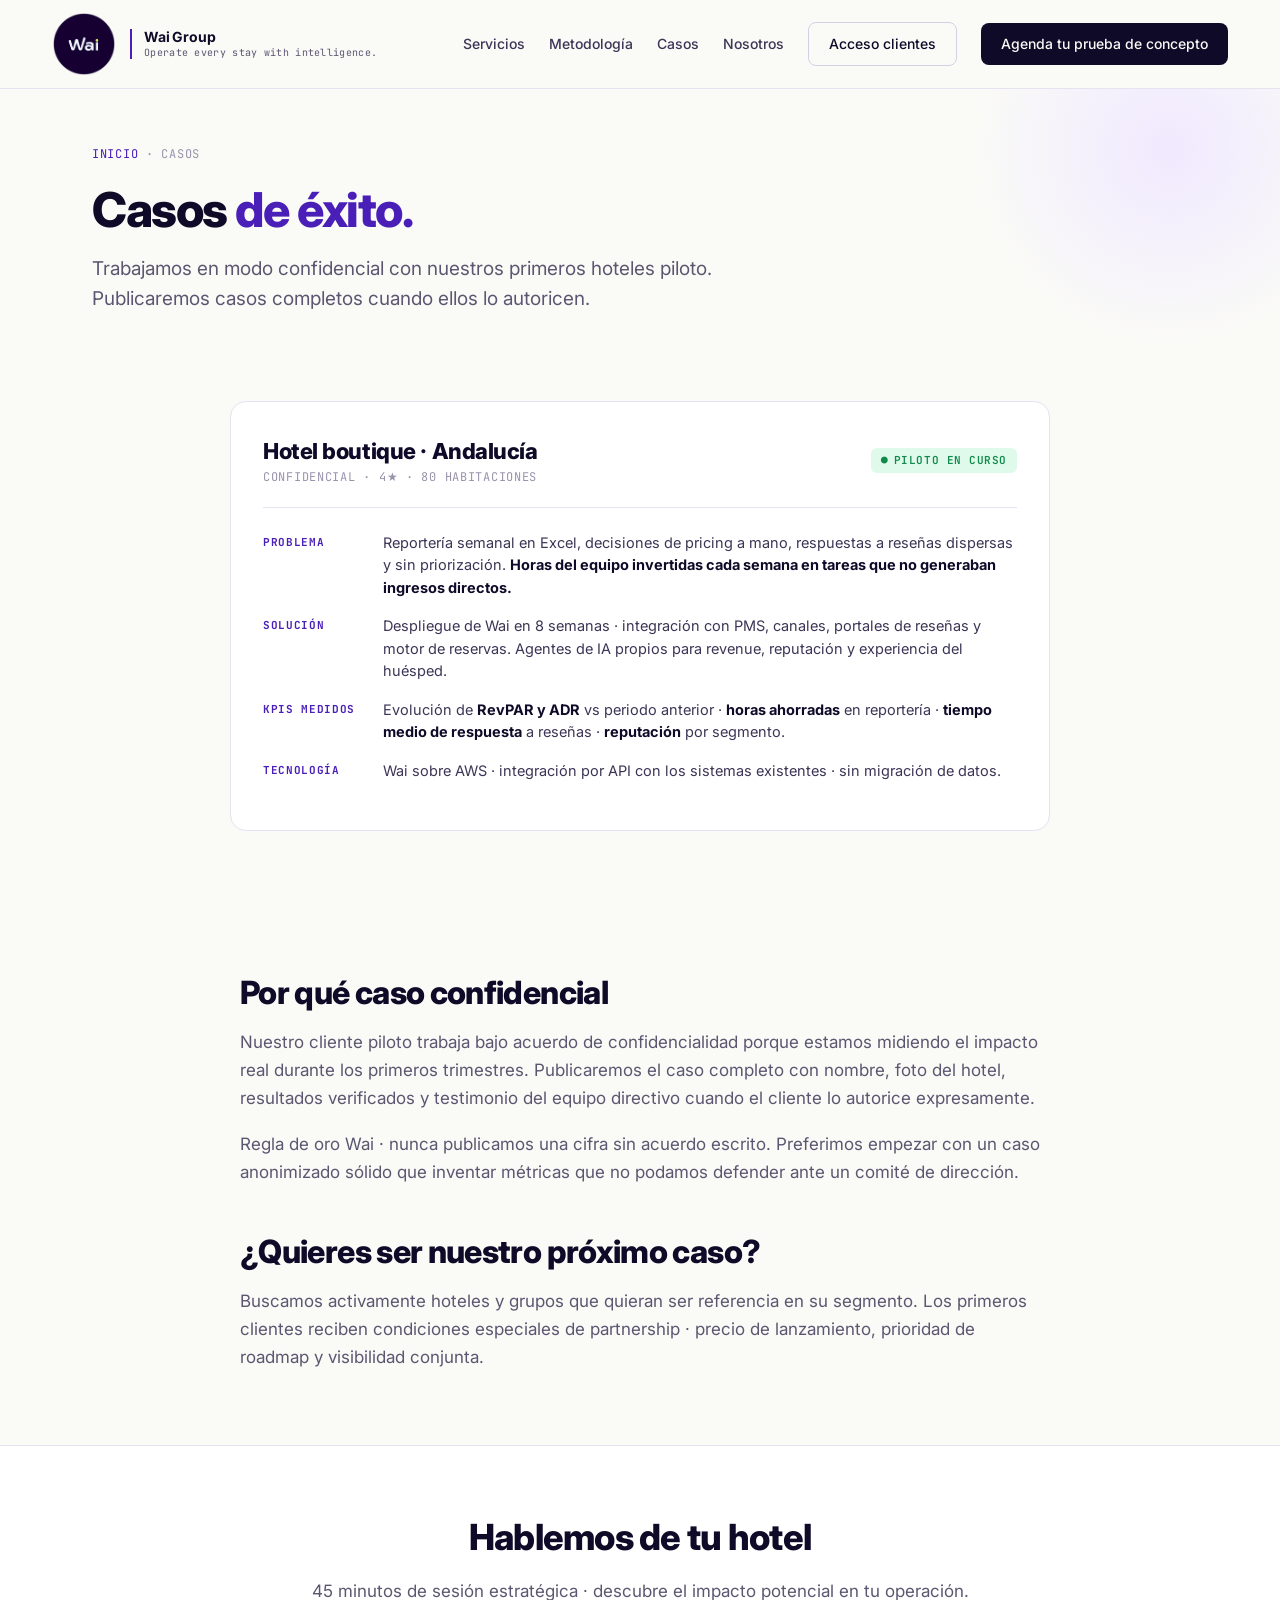
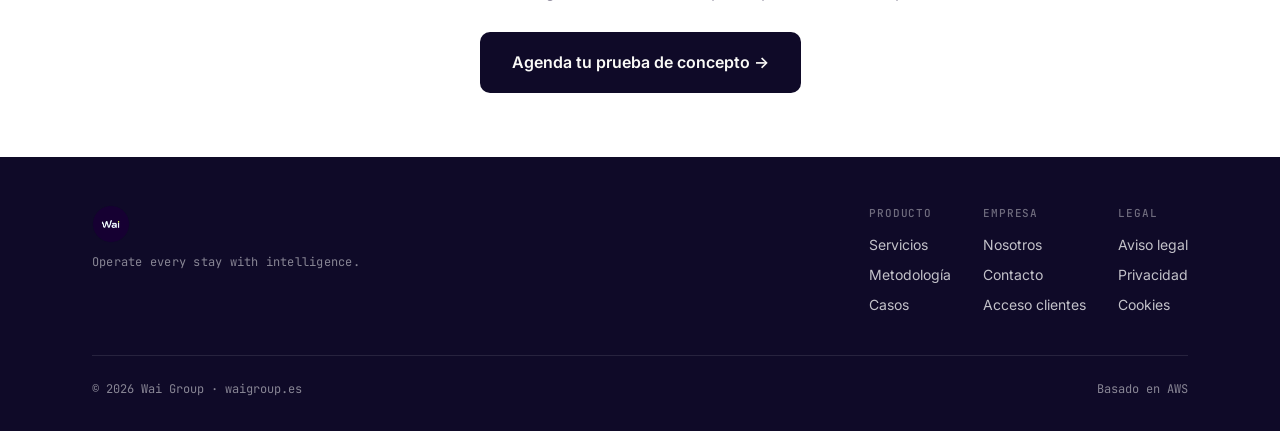
<file: casos.html>
<!DOCTYPE html>
<html lang="es">
<head>
<meta charset="utf-8">
<meta name="viewport" content="width=device-width, initial-scale=1">
<title>Casos de éxito · Wai Group</title>
<meta name="description" content="Piloto activo en hotel boutique andaluz. Problema, solución y KPIs medidos. Publicaremos resultados verificados con autorización del cliente.">
<link rel="icon" type="image/png" sizes="32x32" href="./assets/favicon-32.png">
<link rel="preconnect" href="https://fonts.googleapis.com">
<link rel="preconnect" href="https://fonts.gstatic.com" crossorigin>
<link href="https://fonts.googleapis.com/css2?family=Inter:wght@400;500;600;700;800&family=JetBrains+Mono:wght@400;500&display=swap" rel="stylesheet">
<link rel="stylesheet" href="./assets/wai.css">
<style>
.case-card{background:var(--bg-alt);border:1px solid var(--border);border-radius:16px;padding:32px;max-width:820px;margin:40px auto}
.case-hotel{display:flex;align-items:center;justify-content:space-between;padding-bottom:20px;border-bottom:1px solid var(--border);margin-bottom:24px;flex-wrap:wrap;gap:12px}
.case-hotel-name{font-size:22px;font-weight:800;color:var(--ink);letter-spacing:-0.02em}
.case-hotel-loc{font-family:'JetBrains Mono',monospace;font-size:12px;color:var(--grey-l);text-transform:uppercase;letter-spacing:0.06em}
.case-status{background:#dff9ea;color:#0f8a4c;padding:4px 10px;border-radius:6px;font-family:'JetBrains Mono',monospace;font-size:11px;font-weight:600;text-transform:uppercase;letter-spacing:0.05em}
.case-status::before{content:'●';margin-right:5px}
.case-row{display:grid;grid-template-columns:100px 1fr;gap:20px;margin-bottom:16px;font-size:14.5px;line-height:1.55}
.case-row-label{font-family:'JetBrains Mono',monospace;font-size:11px;font-weight:700;color:var(--purple);text-transform:uppercase;letter-spacing:0.06em;padding-top:2px}
.case-row-body{color:var(--ink-70)}
.case-row-body strong{color:var(--ink)}
@media(max-width:900px){.case-row{grid-template-columns:1fr;gap:6px}}
</style>
</head>
<body>

<nav class="nav">
  <div class="nav-inner">
    <a href="./index.html" class="nav-logo">
      <img src="./assets/wai-logo-dark.png" alt="Wai">
      <span class="nav-tagline"><span class="nav-brand">Wai Group</span><span class="nav-slogan">Operate every stay with intelligence.</span></span>
    </a>
    <div class="nav-links">
      <a href="./servicios.html">Servicios</a>
      <a href="./metodologia.html">Metodología</a>
      <a href="./casos.html">Casos</a>
      <a href="./nosotros.html">Nosotros</a>
      <a href="./login.html" class="btn-outline">Acceso clientes</a>
      <a href="./demo.html" class="btn-primary">Agenda tu prueba de concepto</a>
    </div>
  </div>
</nav>

<section class="page-hero">
  <div class="container">
    <div class="page-hero-inner">
      <div class="breadcrumb"><a href="./index.html">Inicio</a> · Casos</div>
      <h1>Casos <em>de éxito.</em></h1>
      <p class="lead">Trabajamos en modo confidencial con nuestros primeros hoteles piloto. Publicaremos casos completos cuando ellos lo autoricen.</p>
    </div>
  </div>
</section>

<div class="container">
  <div class="case-card reveal">
    <div class="case-hotel">
      <div>
        <div class="case-hotel-name">Hotel boutique · Andalucía</div>
        <div class="case-hotel-loc">Confidencial · 4★ · 80 habitaciones</div>
      </div>
      <span class="case-status">Piloto en curso</span>
    </div>
    <div class="case-row"><div class="case-row-label">Problema</div><div class="case-row-body">Reportería semanal en Excel, decisiones de pricing a mano, respuestas a reseñas dispersas y sin priorización. <strong>Horas del equipo invertidas cada semana en tareas que no generaban ingresos directos.</strong></div></div>
    <div class="case-row"><div class="case-row-label">Solución</div><div class="case-row-body">Despliegue de Wai en 8 semanas · integración con PMS, canales, portales de reseñas y motor de reservas. Agentes de IA propios para revenue, reputación y experiencia del huésped.</div></div>
    <div class="case-row"><div class="case-row-label">KPIs medidos</div><div class="case-row-body">Evolución de <strong>RevPAR y ADR</strong> vs periodo anterior · <strong>horas ahorradas</strong> en reportería · <strong>tiempo medio de respuesta</strong> a reseñas · <strong>reputación</strong> por segmento.</div></div>
    <div class="case-row"><div class="case-row-label">Tecnología</div><div class="case-row-body">Wai sobre AWS · integración por API con los sistemas existentes · sin migración de datos.</div></div>
  </div>

  <div class="content-block">
    <h2>Por qué caso confidencial</h2>
    <p>Nuestro cliente piloto trabaja bajo acuerdo de confidencialidad porque estamos midiendo el impacto real durante los primeros trimestres. Publicaremos el caso completo con nombre, foto del hotel, resultados verificados y testimonio del equipo directivo cuando el cliente lo autorice expresamente.</p>
    <p>Regla de oro Wai · nunca publicamos una cifra sin acuerdo escrito. Preferimos empezar con un caso anonimizado sólido que inventar métricas que no podamos defender ante un comité de dirección.</p>
    <h2>¿Quieres ser nuestro próximo caso?</h2>
    <p>Buscamos activamente hoteles y grupos que quieran ser referencia en su segmento. Los primeros clientes reciben condiciones especiales de partnership · precio de lanzamiento, prioridad de roadmap y visibilidad conjunta.</p>
  </div>
</div>

<section class="cta-final">
  <div class="container">
    <h2>Hablemos de tu hotel</h2>
    <p>45 minutos de sesión estratégica · descubre el impacto potencial en tu operación.</p>
    <a href="./demo.html" class="btn-hero-primary btn-big">Agenda tu prueba de concepto →</a>
  </div>
</section>

<footer class="footer">
  <div class="container">
    <div class="footer-inner">
      <div class="footer-brand"><div class="footer-logo"><img src="./assets/wai-logo-dark.png" alt="Wai"></div><div class="footer-tagline">Operate every stay with intelligence.</div></div>
      <div class="footer-links">
        <div class="footer-col"><div class="footer-col-title">Producto</div><a href="./servicios.html">Servicios</a><a href="./metodologia.html">Metodología</a><a href="./casos.html">Casos</a></div>
        <div class="footer-col"><div class="footer-col-title">Empresa</div><a href="./nosotros.html">Nosotros</a><a href="./demo.html">Contacto</a><a href="./login.html">Acceso clientes</a></div>
        <div class="footer-col"><div class="footer-col-title">Legal</div><a href="./legal/aviso-legal.html">Aviso legal</a><a href="./legal/privacidad.html">Privacidad</a><a href="./legal/cookies.html">Cookies</a></div>
      </div>
    </div>
    <div class="footer-bottom"><span>© 2026 Wai Group · waigroup.es</span><span>Basado en AWS</span></div>
  </div>
</footer>
<script>const io=new IntersectionObserver(es=>es.forEach(e=>e.isIntersecting&&(e.target.classList.add('visible'),io.unobserve(e.target))),{threshold:0.12});document.querySelectorAll('.reveal').forEach(el=>io.observe(el));</script>
</body>
</html>
</file>
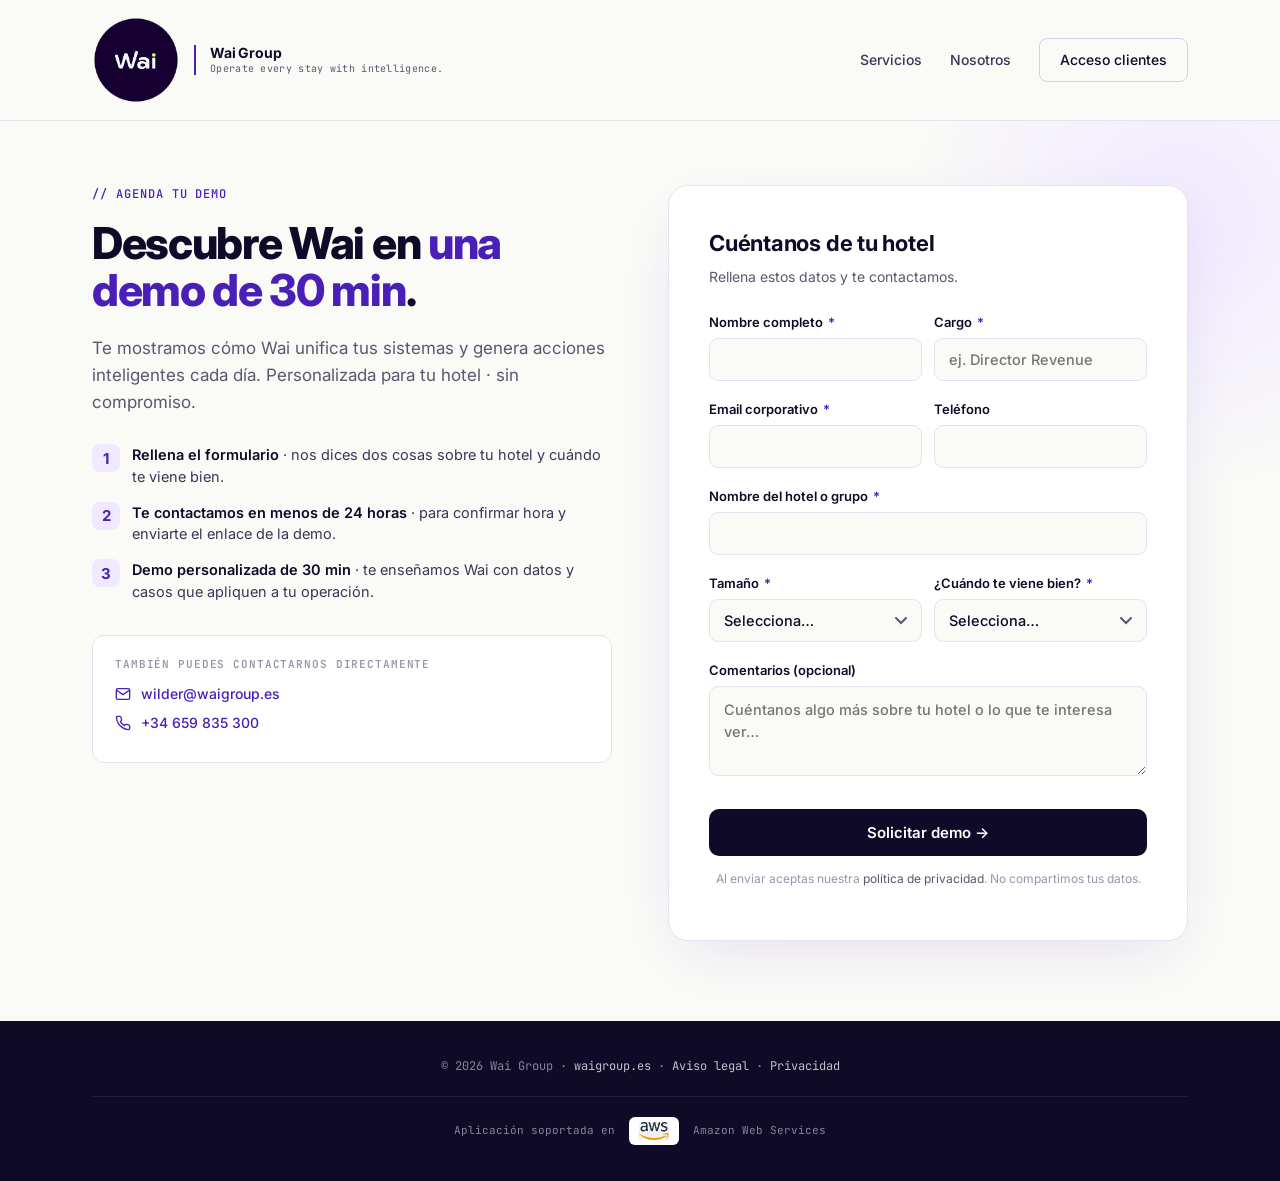
<file: demo.html>
<!DOCTYPE html>
<html lang="es">
<head>
<meta charset="utf-8">
<meta name="viewport" content="width=device-width, initial-scale=1">
<title>Agenda tu prueba de concepto · Wai Group</title>
<meta name="description" content="Reserva una demo personalizada de Wai para tu hotel. Te contactamos en menos de 24 horas.">
<meta name="theme-color" content="#4A1FB8">
<meta property="og:title" content="Agenda tu prueba de concepto · Wai Group">
<meta property="og:description" content="Reserva una demo personalizada de Wai. Te contactamos en menos de 24 horas.">
<meta property="og:image" content="https://waigroup.es/assets/og-image.png">
<meta property="og:url" content="https://waigroup.es/demo.html">
<link rel="icon" type="image/png" sizes="32x32" href="./assets/favicon-32.png">
<link rel="apple-touch-icon" sizes="180x180" href="./assets/favicon-180.png">
<link rel="preconnect" href="https://fonts.googleapis.com">
<link rel="preconnect" href="https://fonts.gstatic.com" crossorigin>
<link href="https://fonts.googleapis.com/css2?family=Inter:wght@400;500;600;700;800&family=JetBrains+Mono:wght@400;500&display=swap" rel="stylesheet">
<style>
  :root{
    --bg: #FAFAF7; --bg-alt: #FFFFFF; --ink: #0F0A28; --ink-70: #3D3556;
    --grey: #5C5670; --grey-l: #9A93AC; --border: #E6E2F0; --border-strong: #D5CFE4;
    --purple: #4A1FB8; --purple-l: #6B3EE0; --purple-tint: #F0E9FF; --lime: #DFF24C;
  }
  *{box-sizing:border-box}
  html,body{margin:0;padding:0;background:var(--bg);color:var(--ink)}
  body{font-family:'Inter','Helvetica Neue',Helvetica,Arial,sans-serif;font-size:16px;line-height:1.55;-webkit-font-smoothing:antialiased}
  a{color:var(--purple);text-decoration:none;transition:color 0.15s}
  a:hover{color:var(--purple-l)}
  .mono{font-family:'JetBrains Mono',monospace}
  .container{max-width:1160px;margin:0 auto;padding:0 32px}

  /* NAV · idéntico al index */
  .nav{position:sticky;top:0;background:rgba(250,250,247,0.85);backdrop-filter:blur(12px);-webkit-backdrop-filter:blur(12px);border-bottom:1px solid var(--border);z-index:100}
  .nav-inner{display:flex;align-items:center;justify-content:space-between;padding:16px 32px;max-width:1160px;margin:0 auto}
  .nav-logo{display:flex;align-items:center;gap:14px}
  .nav-logo img{height:88px;width:auto;display:block}
  .nav-tagline{display:flex;flex-direction:column;line-height:1.15;border-left:2px solid var(--purple);padding-left:14px}
  .nav-tagline .nav-brand{font-size:14px;font-weight:700;color:var(--ink);letter-spacing:-0.01em}
  .nav-tagline .nav-slogan{font-family:'JetBrains Mono',monospace;font-size:10px;color:var(--grey);letter-spacing:0.03em;margin-top:2px}
  .nav-links{display:flex;gap:28px;align-items:center}
  .nav-links a{color:var(--ink-70);font-weight:500;font-size:14px}
  .nav-links a:hover{color:var(--ink)}
  .btn-outline{border:1px solid var(--border-strong);color:var(--ink) !important;font-weight:600;padding:10px 20px;border-radius:8px;font-size:14px;background:transparent;transition:all 0.15s;display:inline-block}
  .btn-outline:hover{border-color:var(--purple);color:var(--purple) !important}
  @media (max-width: 800px){.nav-tagline{display:none}.nav-links a:not(.btn-outline){display:none}}

  /* MAIN */
  .main{padding:64px 0 80px;position:relative;overflow:hidden}
  .main::before{content:'';position:absolute;top:-200px;right:-200px;width:600px;height:600px;background:radial-gradient(circle,var(--purple-tint) 0%,transparent 65%);border-radius:50%;z-index:0}
  .grid{display:grid;grid-template-columns:1fr 1fr;gap:56px;position:relative;z-index:1;align-items:start}
  @media (max-width: 900px){.grid{grid-template-columns:1fr;gap:32px}.main{padding:40px 0 56px}}

  .eyebrow{font-family:'JetBrains Mono',monospace;font-size:12px;font-weight:500;letter-spacing:0.08em;text-transform:uppercase;color:var(--purple);margin-bottom:16px}
  h1{font-size:44px;line-height:1.08;font-weight:800;color:var(--ink);letter-spacing:-0.03em;margin:0 0 20px}
  h1 em{font-style:normal;color:var(--purple)}
  .lead{font-size:17px;color:var(--grey);line-height:1.6;margin:0 0 28px}

  /* Bullets ventajas */
  .benefits{display:flex;flex-direction:column;gap:14px;margin:24px 0 0}
  .benefit{display:flex;gap:12px;align-items:flex-start}
  .benefit-icon{width:28px;height:28px;background:var(--purple-tint);color:var(--purple);border-radius:8px;display:flex;align-items:center;justify-content:center;font-size:15px;font-weight:700;flex-shrink:0}
  .benefit-txt{font-size:14.5px;color:var(--ink-70);line-height:1.5}
  .benefit-txt strong{color:var(--ink);font-weight:600}

  /* Info aside */
  .info-aside{background:var(--bg-alt);border:1px solid var(--border);border-radius:12px;padding:20px 22px;margin-top:32px}
  .info-aside-label{font-family:'JetBrains Mono',monospace;font-size:11px;font-weight:600;text-transform:uppercase;letter-spacing:0.08em;color:var(--grey-l);margin-bottom:10px}
  .info-aside-item{display:flex;align-items:center;gap:10px;margin-bottom:8px;font-size:14px;color:var(--ink-70)}
  .info-aside-item svg{color:var(--purple);flex-shrink:0}
  .info-aside-item a{font-weight:500}

  /* FORMULARIO */
  .form-card{background:var(--bg-alt);border:1px solid var(--border);border-radius:20px;padding:40px;box-shadow:0 20px 60px -20px rgba(74,31,184,0.15)}
  .form-title{font-size:22px;font-weight:700;color:var(--ink);margin:0 0 6px;letter-spacing:-0.01em}
  .form-sub{font-size:14px;color:var(--grey);margin:0 0 24px}
  .form-row{margin-bottom:18px}
  .form-row.split{display:grid;grid-template-columns:1fr 1fr;gap:12px}
  label{display:block;font-size:13px;font-weight:600;color:var(--ink);margin-bottom:6px}
  label .req{color:var(--purple);margin-left:2px}
  input, select, textarea{width:100%;padding:12px 14px;border:1px solid var(--border);border-radius:9px;font-family:inherit;font-size:14.5px;background:var(--bg);color:var(--ink);transition:border 0.15s,background 0.15s;font-weight:500}
  input:focus, select:focus, textarea:focus{outline:none;border-color:var(--purple);background:#fff;box-shadow:0 0 0 3px rgba(74,31,184,0.08)}
  textarea{min-height:90px;resize:vertical;font-family:inherit;line-height:1.5}
  select{cursor:pointer;appearance:none;background-image:url("data:image/svg+xml;utf8,<svg xmlns='http://www.w3.org/2000/svg' width='12' height='8' viewBox='0 0 12 8'><path d='M1 1l5 5 5-5' stroke='%235C5670' stroke-width='2' fill='none' stroke-linecap='round'/></svg>");background-repeat:no-repeat;background-position:right 14px center;padding-right:36px}
  .hp{position:absolute;left:-9999px;opacity:0;pointer-events:none}
  .btn-submit{background:var(--ink);color:#fff;font-weight:600;padding:14px 24px;border-radius:10px;font-size:15px;border:none;cursor:pointer;transition:all 0.15s;width:100%;margin-top:8px;font-family:inherit;display:inline-flex;align-items:center;justify-content:center;gap:8px}
  .btn-submit:hover{background:var(--purple);transform:translateY(-1px);box-shadow:0 8px 20px rgba(74,31,184,0.2)}
  .privacy-note{font-size:12px;color:var(--grey-l);text-align:center;margin-top:14px;line-height:1.5}
  .privacy-note a{color:var(--grey)}

  /* Success message */
  .success{display:none;background:#F0FDF4;border:1px solid #86EFAC;border-radius:12px;padding:32px;text-align:center}
  .success.show{display:block}
  .success-icon{width:56px;height:56px;background:#22C55E;color:#fff;border-radius:50%;display:inline-flex;align-items:center;justify-content:center;font-size:26px;margin-bottom:14px}
  .success h3{font-size:22px;color:#166534;margin:0 0 8px}
  .success p{font-size:14.5px;color:#15803D;margin:0}

  /* Footer */
  .footer{background:var(--ink);color:#fff;padding:36px 0}
  .footer-inner{text-align:center;font-family:'JetBrains Mono',monospace;font-size:12px;color:rgba(255,255,255,0.5)}
  .footer-inner a{color:rgba(255,255,255,0.75)}
  .colophon{margin-top:20px;padding-top:20px;border-top:1px solid rgba(255,255,255,0.08);display:flex;align-items:center;justify-content:center;gap:14px;flex-wrap:wrap;font-family:'JetBrains Mono',monospace;font-size:11px;color:rgba(255,255,255,0.5)}
  .colophon-logo{background:#fff;border-radius:6px;padding:5px 10px;display:inline-flex;align-items:center}
  .colophon-logo img{height:18px;display:block}
</style>
</head>
<body>

<!-- NAV -->
<nav class="nav">
  <div class="nav-inner">
    <a href="./index.html" class="nav-logo">
      <img src="./assets/wai-logo-dark.png" alt="Wai">
      <span class="nav-tagline">
        <span class="nav-brand">Wai Group</span>
        <span class="nav-slogan">Operate every stay with intelligence.</span>
      </span>
    </a>
    <div class="nav-links">
      <a href="./index.html#servicios">Servicios</a>
      <a href="./index.html#nosotros">Nosotros</a>
      <a href="./login.html" class="btn-outline">Acceso clientes</a>
    </div>
  </div>
</nav>

<!-- MAIN -->
<main class="main">
  <div class="container">
    <div class="grid">

      <!-- Columna izquierda · info -->
      <div>
        <div class="eyebrow">// Agenda tu demo</div>
        <h1>Descubre Wai en <em>una demo de 30 min</em>.</h1>
        <p class="lead">Te mostramos cómo Wai unifica tus sistemas y genera acciones inteligentes cada día. Personalizada para tu hotel · sin compromiso.</p>

        <div class="benefits">
          <div class="benefit">
            <div class="benefit-icon">1</div>
            <div class="benefit-txt"><strong>Rellena el formulario</strong> · nos dices dos cosas sobre tu hotel y cuándo te viene bien.</div>
          </div>
          <div class="benefit">
            <div class="benefit-icon">2</div>
            <div class="benefit-txt"><strong>Te contactamos en menos de 24 horas</strong> · para confirmar hora y enviarte el enlace de la demo.</div>
          </div>
          <div class="benefit">
            <div class="benefit-icon">3</div>
            <div class="benefit-txt"><strong>Demo personalizada de 30 min</strong> · te enseñamos Wai con datos y casos que apliquen a tu operación.</div>
          </div>
        </div>

        <div class="info-aside">
          <div class="info-aside-label">También puedes contactarnos directamente</div>
          <div class="info-aside-item">
            <svg width="16" height="16" viewBox="0 0 24 24" fill="none" stroke="currentColor" stroke-width="2"><path d="M4 4h16c1.1 0 2 .9 2 2v12c0 1.1-.9 2-2 2H4c-1.1 0-2-.9-2-2V6c0-1.1.9-2 2-2z"/><polyline points="22,6 12,13 2,6"/></svg>
            <a href="mailto:wilder@waigroup.es">wilder@waigroup.es</a>
          </div>
          <div class="info-aside-item">
            <svg width="16" height="16" viewBox="0 0 24 24" fill="none" stroke="currentColor" stroke-width="2"><path d="M22 16.92v3a2 2 0 0 1-2.18 2 19.79 19.79 0 0 1-8.63-3.07 19.5 19.5 0 0 1-6-6 19.79 19.79 0 0 1-3.07-8.67A2 2 0 0 1 4.11 2h3a2 2 0 0 1 2 1.72 12.84 12.84 0 0 0 .7 2.81 2 2 0 0 1-.45 2.11L8.09 9.91a16 16 0 0 0 6 6l1.27-1.27a2 2 0 0 1 2.11-.45 12.84 12.84 0 0 0 2.81.7A2 2 0 0 1 22 16.92z"/></svg>
            <a href="tel:+34659835300">+34 659 835 300</a>
          </div>
        </div>
      </div>

      <!-- Columna derecha · formulario -->
      <div class="form-card">
        <div id="form-content">
          <h2 class="form-title">Cuéntanos de tu hotel</h2>
          <p class="form-sub">Rellena estos datos y te contactamos.</p>

          <form name="demo-request" method="POST" data-netlify="true" netlify-honeypot="bot-field" onsubmit="handleSubmit(event)">
            <input type="hidden" name="form-name" value="demo-request">
            <p class="hp"><label>No rellenar: <input name="bot-field"></label></p>

            <div class="form-row split">
              <div>
                <label>Nombre completo <span class="req">*</span></label>
                <input type="text" name="nombre" required autocomplete="name">
              </div>
              <div>
                <label>Cargo <span class="req">*</span></label>
                <input type="text" name="cargo" placeholder="ej. Director Revenue" required>
              </div>
            </div>

            <div class="form-row split">
              <div>
                <label>Email corporativo <span class="req">*</span></label>
                <input type="email" name="email" required autocomplete="email">
              </div>
              <div>
                <label>Teléfono</label>
                <input type="tel" name="telefono" autocomplete="tel">
              </div>
            </div>

            <div class="form-row">
              <label>Nombre del hotel o grupo <span class="req">*</span></label>
              <input type="text" name="hotel" required>
            </div>

            <div class="form-row split">
              <div>
                <label>Tamaño <span class="req">*</span></label>
                <select name="tamano" required>
                  <option value="">Selecciona…</option>
                  <option value="<50">Menos de 50 habitaciones</option>
                  <option value="50-150">50 – 150 habitaciones</option>
                  <option value="150-300">150 – 300 habitaciones</option>
                  <option value=">300">Más de 300 habitaciones</option>
                  <option value="cadena">Grupo · varias propiedades</option>
                </select>
              </div>
              <div>
                <label>¿Cuándo te viene bien? <span class="req">*</span></label>
                <select name="cuando" required>
                  <option value="">Selecciona…</option>
                  <option value="esta-semana">Esta semana</option>
                  <option value="proxima-semana">Próxima semana</option>
                  <option value="este-mes">Este mes</option>
                  <option value="sin-urgencia">Sin urgencia</option>
                </select>
              </div>
            </div>

            <div class="form-row">
              <label>Comentarios (opcional)</label>
              <textarea name="mensaje" placeholder="Cuéntanos algo más sobre tu hotel o lo que te interesa ver…"></textarea>
            </div>

            <button type="submit" class="btn-submit">Solicitar demo →</button>
            <p class="privacy-note">Al enviar aceptas nuestra <a href="./legal/privacidad.html">política de privacidad</a>. No compartimos tus datos.</p>
          </form>
        </div>

        <!-- Success state -->
        <div id="success" class="success">
          <div class="success-icon">✓</div>
          <h3>¡Recibido!</h3>
          <p>Gracias por tu interés. Te contactaremos en menos de 24 horas para confirmar la demo.</p>
        </div>
      </div>

    </div>
  </div>
</main>

<!-- FOOTER -->
<footer class="footer">
  <div class="container">
    <div class="footer-inner">
      © 2026 Wai Group · <a href="./index.html">waigroup.es</a> · <a href="./legal/aviso-legal.html">Aviso legal</a> · <a href="./legal/privacidad.html">Privacidad</a>
    </div>
    <div class="colophon">
      Aplicación soportada en
      <span class="colophon-logo"><img src="./assets/logo_aws.png" alt="Amazon Web Services"></span>
      Amazon Web Services
    </div>
  </div>
</footer>

<script>
function handleSubmit(e){
  // Netlify Forms captura el POST automáticamente en producción
  // En local, el fetch falla · igualmente mostramos success para UX
  e.preventDefault();
  const form = e.target;
  const data = new FormData(form);

  fetch('/', {
    method: 'POST',
    headers: {'Content-Type': 'application/x-www-form-urlencoded'},
    body: new URLSearchParams(data).toString()
  }).then(() => showSuccess())
    .catch(() => showSuccess()); // igualmente muestra éxito para UX local
}
function showSuccess(){
  document.getElementById('form-content').style.display = 'none';
  document.getElementById('success').classList.add('show');
  // scroll suave al success
  document.getElementById('success').scrollIntoView({behavior: 'smooth', block: 'center'});
}
</script>
</body>
</html>
</file>
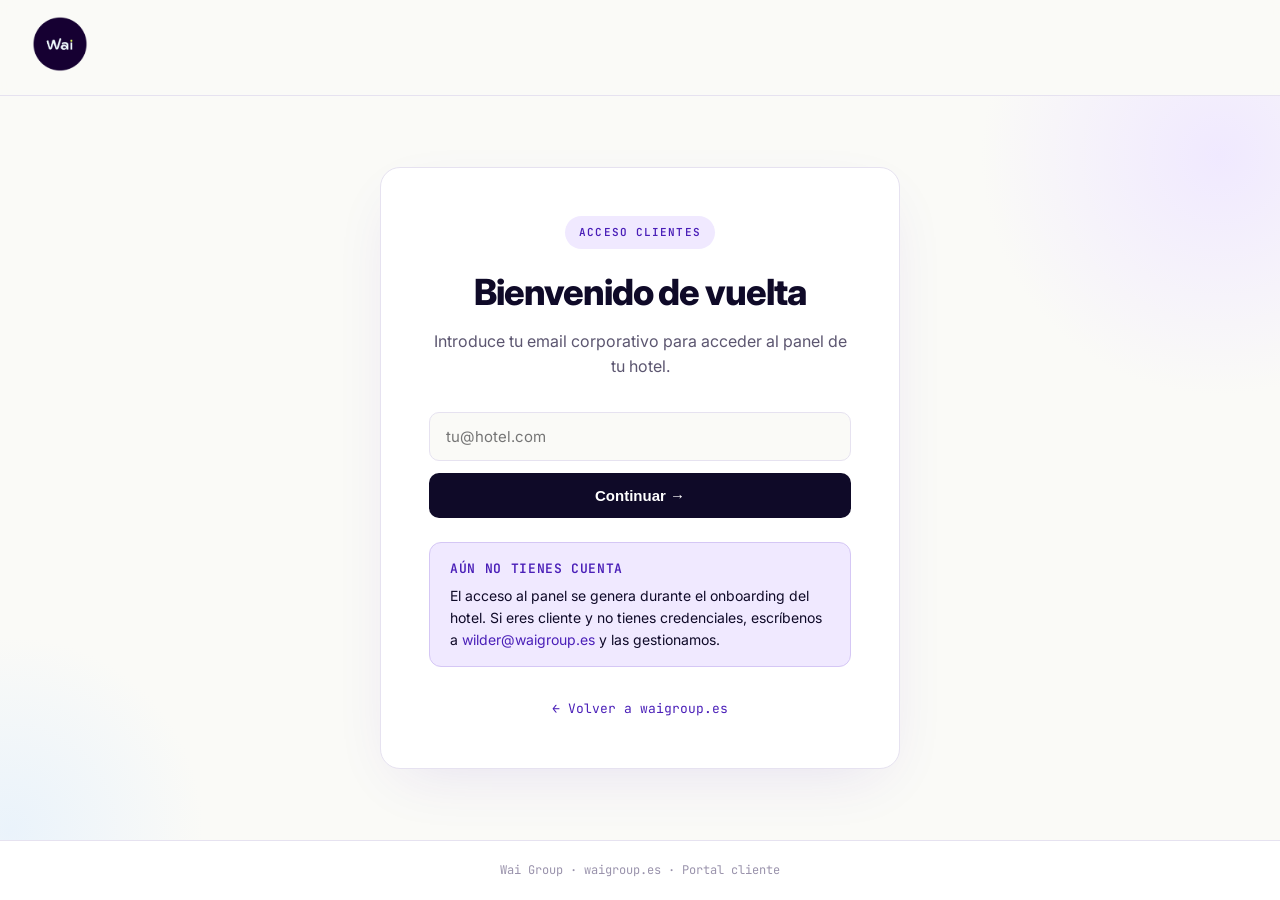
<file: login.html>
<!DOCTYPE html>
<html lang="es">
<head>
<meta charset="utf-8">
<meta name="viewport" content="width=device-width, initial-scale=1">
<title>Acceso clientes · Wai Group</title>
<meta name="robots" content="noindex">
<link rel="icon" type="image/png" sizes="32x32" href="./assets/favicon-32.png">
<link rel="preconnect" href="https://fonts.googleapis.com">
<link rel="preconnect" href="https://fonts.gstatic.com" crossorigin>
<link href="https://fonts.googleapis.com/css2?family=Inter:wght@400;500;600;700;800&family=JetBrains+Mono:wght@400;500&display=swap" rel="stylesheet">
<style>
  :root{--bg:#FAFAF7;--ink:#0F0A28;--grey:#5C5670;--grey-l:#9A93AC;--border:#E6E2F0;--purple:#4A1FB8;--lime:#DFF24C;--purple-tint:#F0E9FF}
  *{box-sizing:border-box}html,body{margin:0;background:var(--bg);color:var(--ink);height:100%}
  body{font-family:'Inter',Helvetica,sans-serif;font-size:16px;line-height:1.55;-webkit-font-smoothing:antialiased;display:flex;flex-direction:column;min-height:100vh}
  a{color:var(--purple);text-decoration:none}a:hover{text-decoration:underline}
  .nav{border-bottom:1px solid var(--border);padding:16px 32px;background:rgba(250,250,247,0.9);backdrop-filter:blur(8px)}
  .nav a{display:inline-flex;align-items:center;gap:10px}
  .nav a img{height:56px;width:auto;display:block}
  .main{flex:1;display:flex;align-items:center;justify-content:center;padding:32px 20px;position:relative;overflow:hidden}
  .main::before{content:'';position:absolute;top:-200px;right:-200px;width:520px;height:520px;background:radial-gradient(circle,var(--purple-tint) 0%,transparent 65%);border-radius:50%;z-index:0}
  .main::after{content:'';position:absolute;bottom:-200px;left:-200px;width:420px;height:420px;background:radial-gradient(circle,#EAF3FB 0%,transparent 65%);border-radius:50%;z-index:0}
  .card{max-width:520px;width:100%;background:#fff;border:1px solid var(--border);border-radius:20px;padding:48px;box-shadow:0 20px 60px -20px rgba(74,31,184,0.12);position:relative;z-index:1;text-align:center}
  .eyebrow{font-family:'JetBrains Mono',monospace;font-size:11px;font-weight:600;letter-spacing:0.1em;text-transform:uppercase;color:var(--purple);background:var(--purple-tint);padding:8px 14px;border-radius:20px;display:inline-block;margin-bottom:24px}
  h1{font-size:36px;font-weight:800;letter-spacing:-0.03em;line-height:1.1;margin:0 0 16px;color:var(--ink)}
  .lead{font-size:16px;color:var(--grey);line-height:1.6;margin:0 0 32px}
  .form{display:flex;flex-direction:column;gap:12px;margin-bottom:24px}
  .input{padding:14px 16px;border:1px solid var(--border);border-radius:10px;font-family:inherit;font-size:15px;background:var(--bg);color:var(--ink);width:100%;transition:border 0.15s}
  .input:focus{outline:none;border-color:var(--purple);background:#fff}
  .btn{background:var(--ink);color:#fff;font-weight:600;padding:14px 24px;border-radius:10px;font-size:15px;border:none;cursor:pointer;transition:all 0.15s;width:100%}
  .btn:hover{background:var(--purple);transform:translateY(-1px)}
  .info-box{background:var(--purple-tint);border:1px solid #D5C7F5;border-radius:12px;padding:16px 20px;text-align:left;margin-top:24px}
  .info-box strong{color:var(--purple);display:block;font-size:13px;text-transform:uppercase;letter-spacing:0.05em;margin-bottom:6px;font-family:'JetBrains Mono',monospace;font-weight:600}
  .info-box p{margin:0;font-size:14px;color:var(--ink);line-height:1.55}
  .back{font-family:'JetBrains Mono',monospace;font-size:13px;color:var(--purple);margin-top:32px;display:inline-block}
  .footer{border-top:1px solid var(--border);padding:20px 32px;background:#fff;text-align:center;font-family:'JetBrains Mono',monospace;font-size:12px;color:var(--grey-l)}
</style>
</head>
<body>
<div class="nav"><a href="./index.html"><img src="./assets/wai-logo-dark.png" alt="Wai"></a></div>

<main class="main">
  <div class="card">
    <div class="eyebrow">Acceso clientes</div>
    <h1>Bienvenido de vuelta</h1>
    <p class="lead">Introduce tu email corporativo para acceder al panel de tu hotel.</p>

    <form class="form" onsubmit="handleSubmit(event)">
      <input type="email" class="input" placeholder="tu@hotel.com" required id="email">
      <button type="submit" class="btn">Continuar →</button>
    </form>

    <div class="info-box">
      <strong>Aún no tienes cuenta</strong>
      <p>El acceso al panel se genera durante el onboarding del hotel. Si eres cliente y no tienes credenciales, escríbenos a <a href="mailto:wilder@waigroup.es">wilder@waigroup.es</a> y las gestionamos.</p>
    </div>

    <a href="./index.html" class="back">← Volver a waigroup.es</a>
  </div>
</main>

<div class="footer">Wai Group · waigroup.es · Portal cliente</div>

<script>
function handleSubmit(e){
  e.preventDefault();
  const email = document.getElementById('email').value;
  const subject = encodeURIComponent('Solicitud acceso panel Wai');
  const body = encodeURIComponent(`Hola,\n\nSoy cliente de Wai y necesito acceso al panel.\nMi email: ${email}\n\nGracias.`);
  window.location.href = `mailto:wilder@waigroup.es?subject=${subject}&body=${body}`;
}
</script>
</body>
</html>
</file>
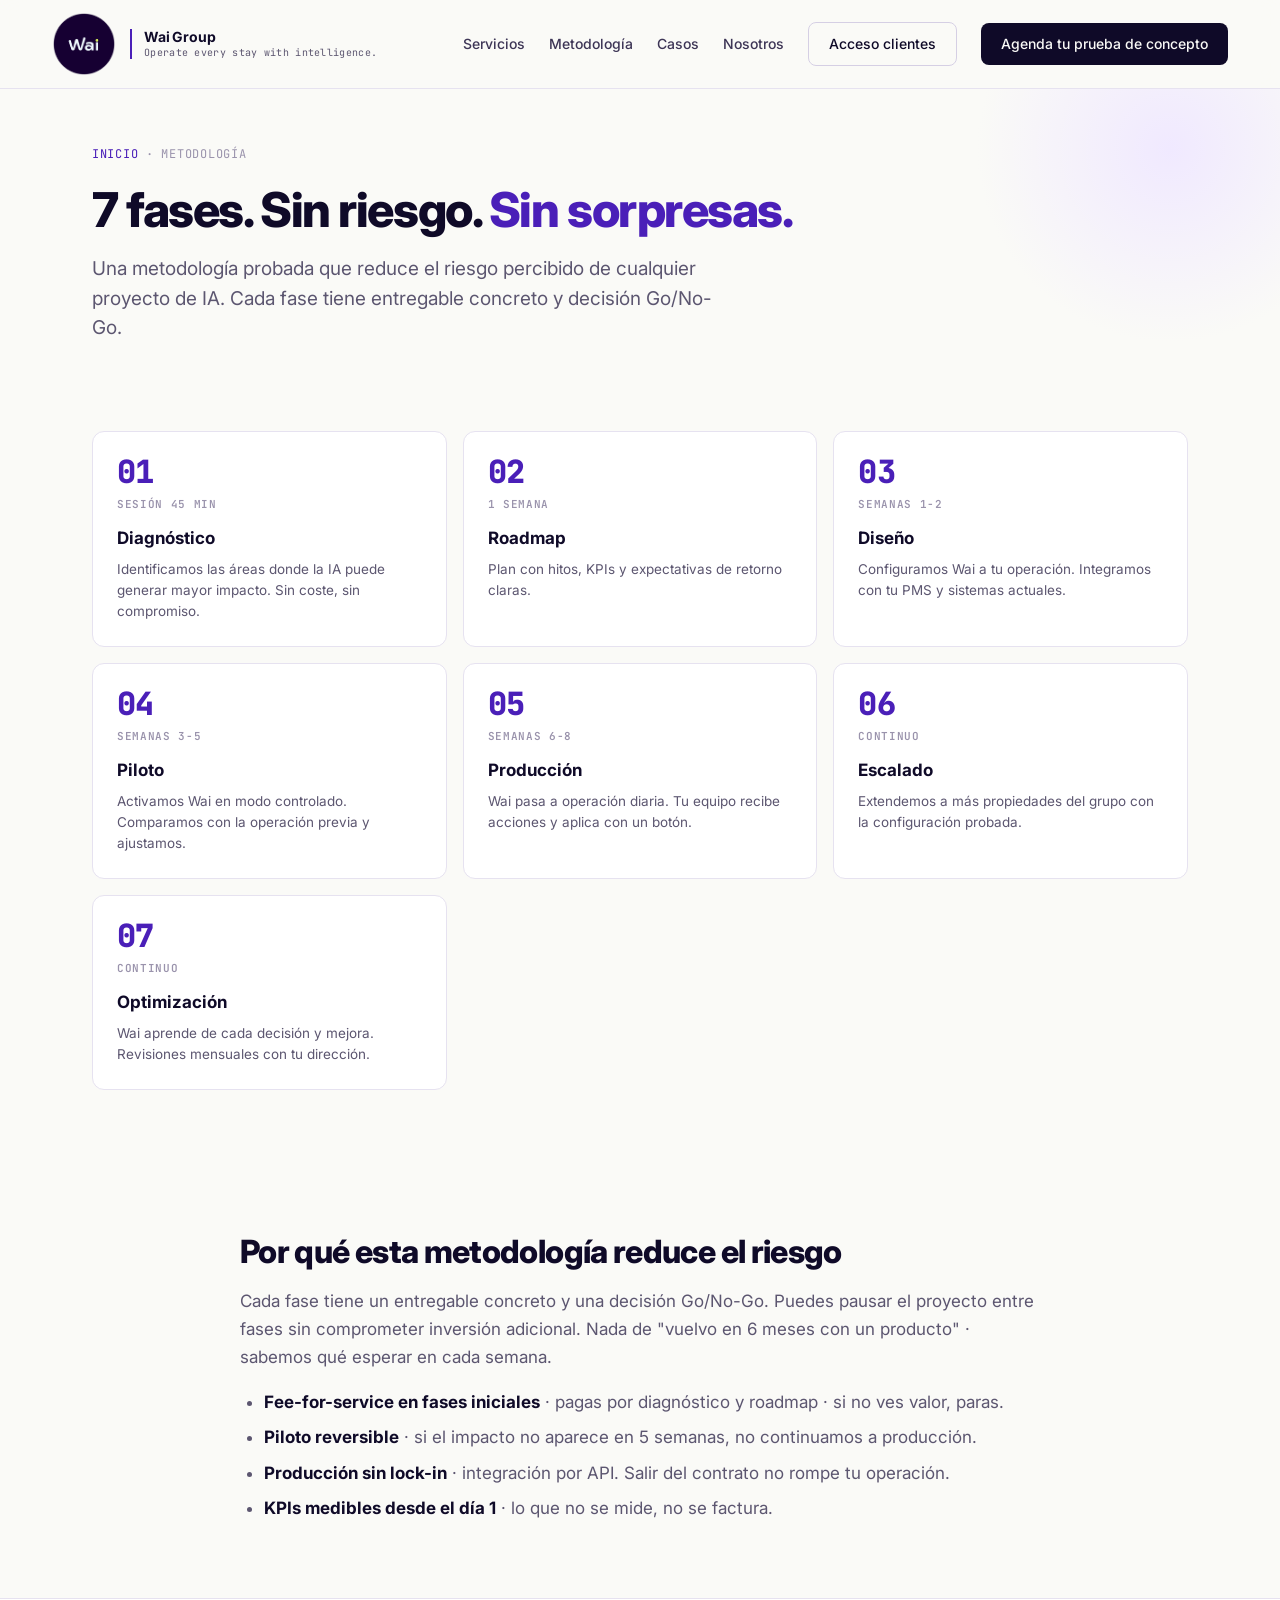
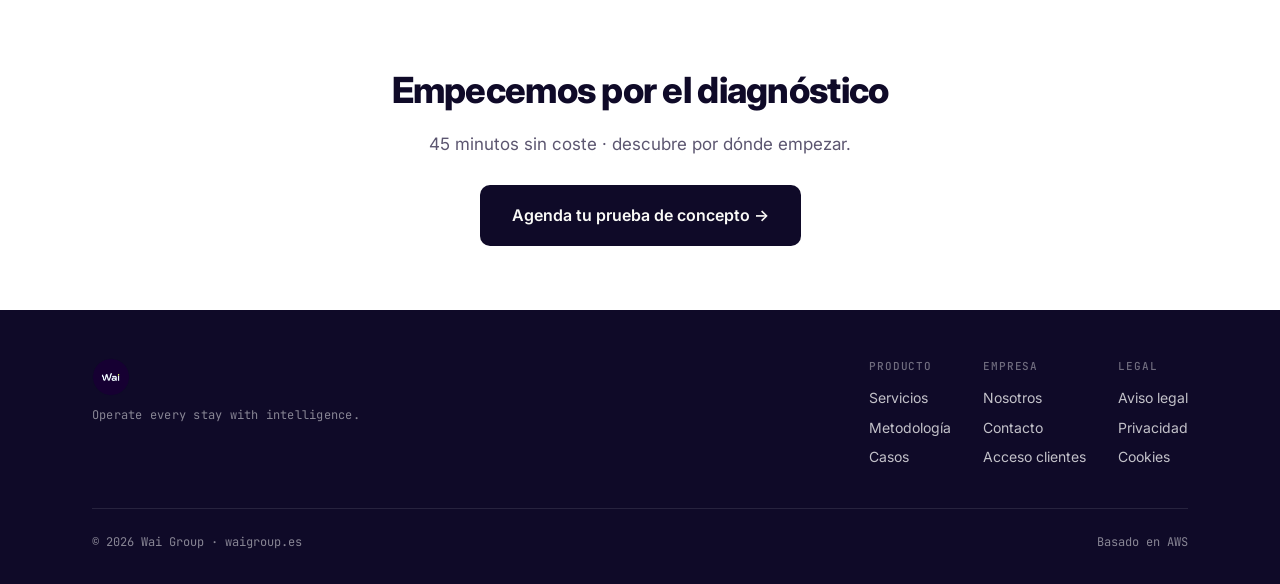
<file: metodologia.html>
<!DOCTYPE html>
<html lang="es">
<head>
<meta charset="utf-8">
<meta name="viewport" content="width=device-width, initial-scale=1">
<title>Metodología · Wai Group</title>
<meta name="description" content="Metodología en 7 fases · Diagnóstico, Roadmap, Diseño, Piloto, Producción, Escalado, Optimización. Sin riesgo, sin sorpresas.">
<link rel="icon" type="image/png" sizes="32x32" href="./assets/favicon-32.png">
<link rel="preconnect" href="https://fonts.googleapis.com">
<link rel="preconnect" href="https://fonts.gstatic.com" crossorigin>
<link href="https://fonts.googleapis.com/css2?family=Inter:wght@400;500;600;700;800&family=JetBrains+Mono:wght@400;500&display=swap" rel="stylesheet">
<link rel="stylesheet" href="./assets/wai.css">
</head>
<body>

<nav class="nav">
  <div class="nav-inner">
    <a href="./index.html" class="nav-logo">
      <img src="./assets/wai-logo-dark.png" alt="Wai">
      <span class="nav-tagline"><span class="nav-brand">Wai Group</span><span class="nav-slogan">Operate every stay with intelligence.</span></span>
    </a>
    <div class="nav-links">
      <a href="./servicios.html">Servicios</a>
      <a href="./metodologia.html">Metodología</a>
      <a href="./casos.html">Casos</a>
      <a href="./nosotros.html">Nosotros</a>
      <a href="./login.html" class="btn-outline">Acceso clientes</a>
      <a href="./demo.html" class="btn-primary">Agenda tu prueba de concepto</a>
    </div>
  </div>
</nav>

<section class="page-hero">
  <div class="container">
    <div class="page-hero-inner">
      <div class="breadcrumb"><a href="./index.html">Inicio</a> · Metodología</div>
      <h1>7 fases. Sin riesgo. <em>Sin sorpresas.</em></h1>
      <p class="lead">Una metodología probada que reduce el riesgo percibido de cualquier proyecto de IA. Cada fase tiene entregable concreto y decisión Go/No-Go.</p>
    </div>
  </div>
</section>

<div class="container">
  <div class="steps-grid">
    <div class="step-card reveal d1"><div class="step-n">01</div><div class="step-w">Sesión 45 min</div><h3>Diagnóstico</h3><p>Identificamos las áreas donde la IA puede generar mayor impacto. Sin coste, sin compromiso.</p></div>
    <div class="step-card reveal d2"><div class="step-n">02</div><div class="step-w">1 semana</div><h3>Roadmap</h3><p>Plan con hitos, KPIs y expectativas de retorno claras.</p></div>
    <div class="step-card reveal d3"><div class="step-n">03</div><div class="step-w">Semanas 1-2</div><h3>Diseño</h3><p>Configuramos Wai a tu operación. Integramos con tu PMS y sistemas actuales.</p></div>
    <div class="step-card reveal d1"><div class="step-n">04</div><div class="step-w">Semanas 3-5</div><h3>Piloto</h3><p>Activamos Wai en modo controlado. Comparamos con la operación previa y ajustamos.</p></div>
    <div class="step-card reveal d2"><div class="step-n">05</div><div class="step-w">Semanas 6-8</div><h3>Producción</h3><p>Wai pasa a operación diaria. Tu equipo recibe acciones y aplica con un botón.</p></div>
    <div class="step-card reveal d3"><div class="step-n">06</div><div class="step-w">Continuo</div><h3>Escalado</h3><p>Extendemos a más propiedades del grupo con la configuración probada.</p></div>
    <div class="step-card reveal d4"><div class="step-n">07</div><div class="step-w">Continuo</div><h3>Optimización</h3><p>Wai aprende de cada decisión y mejora. Revisiones mensuales con tu dirección.</p></div>
  </div>

  <div class="content-block">
    <h2>Por qué esta metodología reduce el riesgo</h2>
    <p>Cada fase tiene un entregable concreto y una decisión Go/No-Go. Puedes pausar el proyecto entre fases sin comprometer inversión adicional. Nada de "vuelvo en 6 meses con un producto" · sabemos qué esperar en cada semana.</p>
    <ul>
      <li><strong>Fee-for-service en fases iniciales</strong> · pagas por diagnóstico y roadmap · si no ves valor, paras.</li>
      <li><strong>Piloto reversible</strong> · si el impacto no aparece en 5 semanas, no continuamos a producción.</li>
      <li><strong>Producción sin lock-in</strong> · integración por API. Salir del contrato no rompe tu operación.</li>
      <li><strong>KPIs medibles desde el día 1</strong> · lo que no se mide, no se factura.</li>
    </ul>
  </div>
</div>

<section class="cta-final">
  <div class="container">
    <h2>Empecemos por el diagnóstico</h2>
    <p>45 minutos sin coste · descubre por dónde empezar.</p>
    <a href="./demo.html" class="btn-hero-primary btn-big">Agenda tu prueba de concepto →</a>
  </div>
</section>

<footer class="footer">
  <div class="container">
    <div class="footer-inner">
      <div class="footer-brand"><div class="footer-logo"><img src="./assets/wai-logo-dark.png" alt="Wai"></div><div class="footer-tagline">Operate every stay with intelligence.</div></div>
      <div class="footer-links">
        <div class="footer-col"><div class="footer-col-title">Producto</div><a href="./servicios.html">Servicios</a><a href="./metodologia.html">Metodología</a><a href="./casos.html">Casos</a></div>
        <div class="footer-col"><div class="footer-col-title">Empresa</div><a href="./nosotros.html">Nosotros</a><a href="./demo.html">Contacto</a><a href="./login.html">Acceso clientes</a></div>
        <div class="footer-col"><div class="footer-col-title">Legal</div><a href="./legal/aviso-legal.html">Aviso legal</a><a href="./legal/privacidad.html">Privacidad</a><a href="./legal/cookies.html">Cookies</a></div>
      </div>
    </div>
    <div class="footer-bottom"><span>© 2026 Wai Group · waigroup.es</span><span>Basado en AWS</span></div>
  </div>
</footer>
<script>const io=new IntersectionObserver(es=>es.forEach(e=>e.isIntersecting&&(e.target.classList.add('visible'),io.unobserve(e.target))),{threshold:0.12});document.querySelectorAll('.reveal').forEach(el=>io.observe(el));</script>
</body>
</html>
</file>
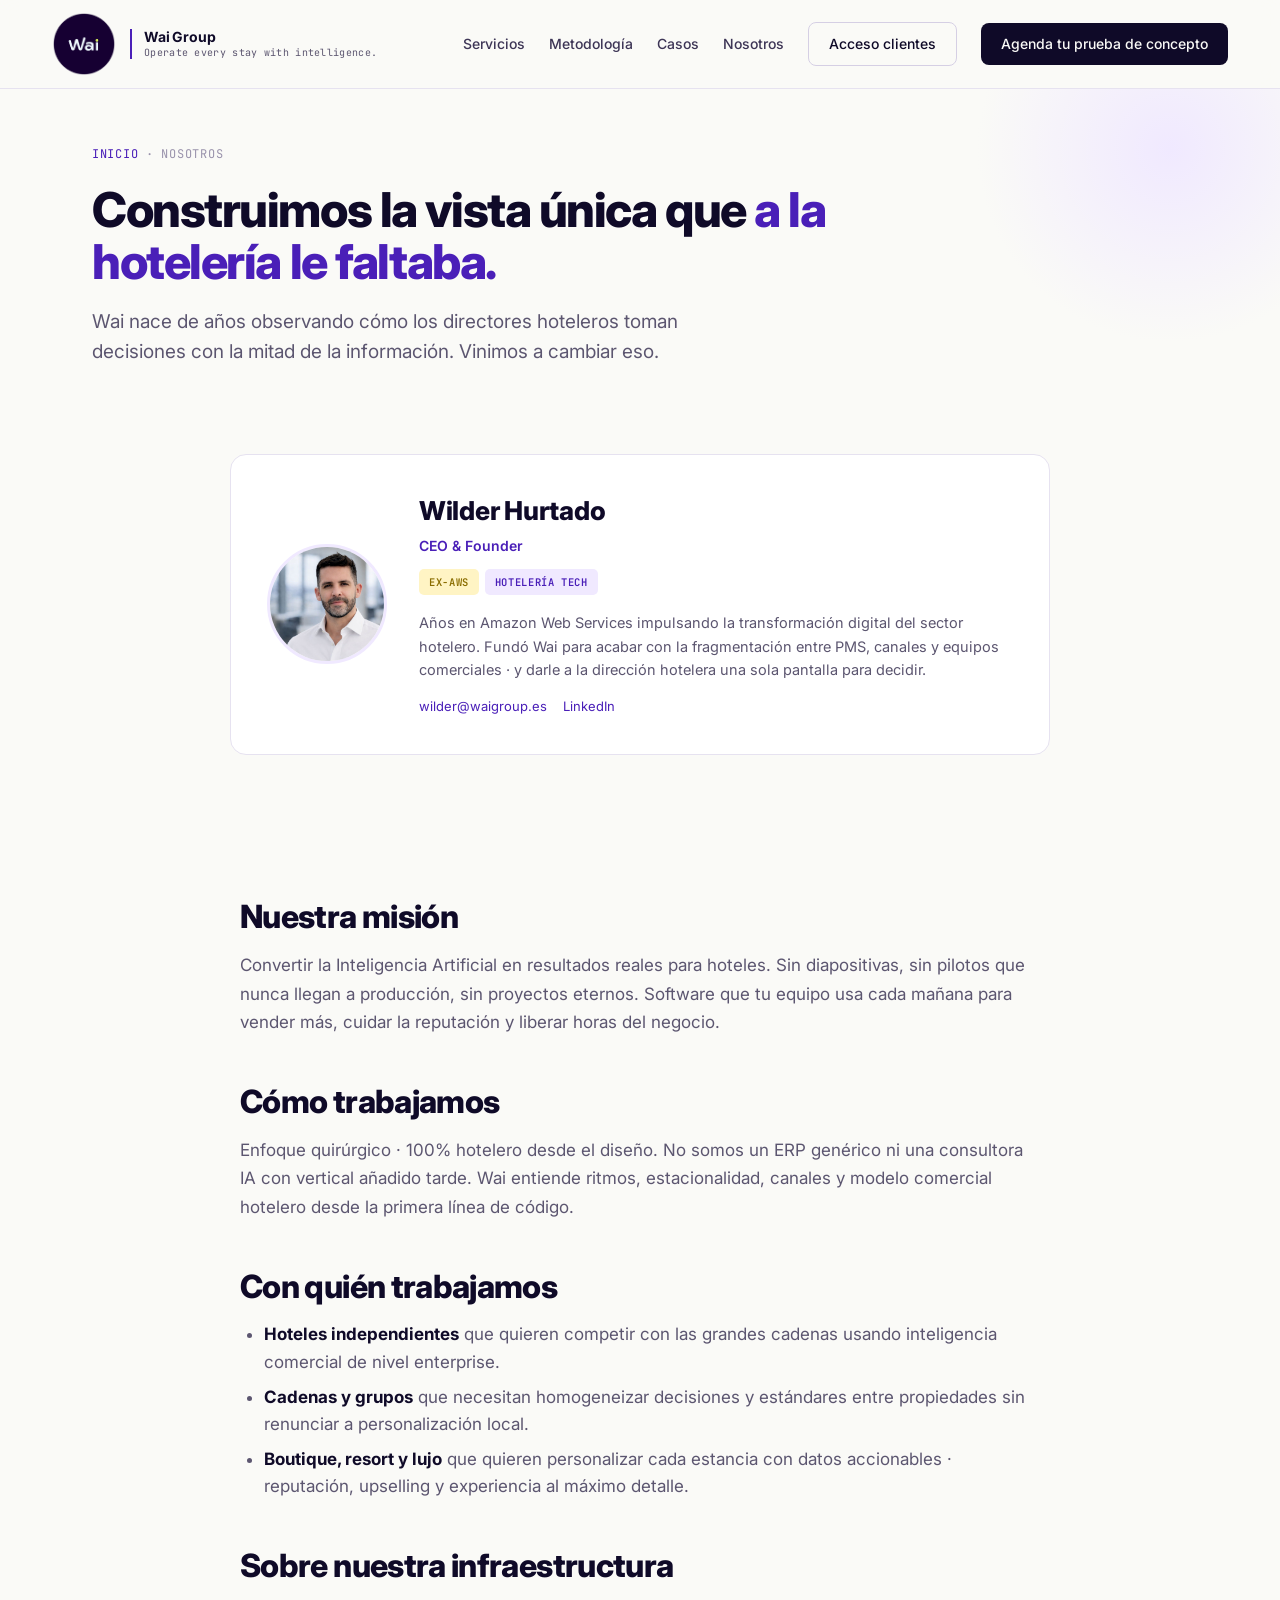
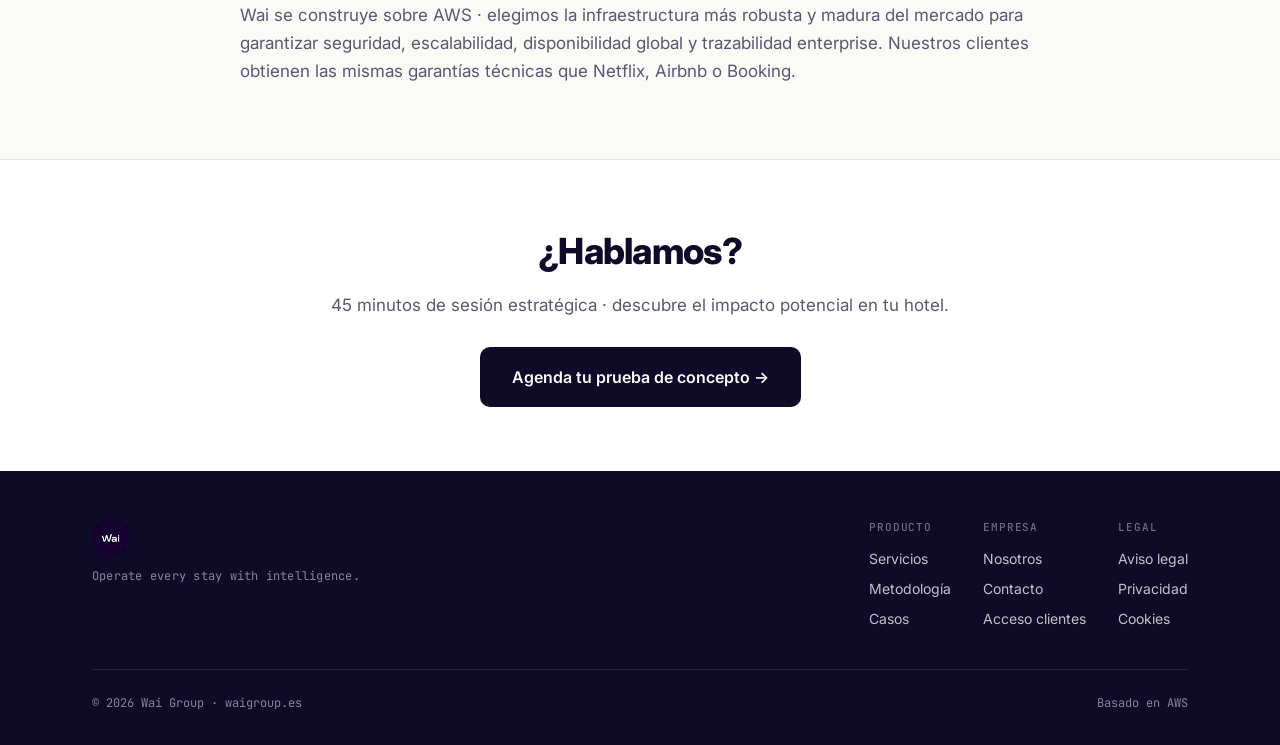
<file: nosotros.html>
<!DOCTYPE html>
<html lang="es">
<head>
<meta charset="utf-8">
<meta name="viewport" content="width=device-width, initial-scale=1">
<title>Nosotros · Wai Group</title>
<meta name="description" content="Wai Group fundado por Wilder Hurtado (ex-AWS) con foco 100% hotelero. Historia, misión y equipo.">
<link rel="icon" type="image/png" sizes="32x32" href="./assets/favicon-32.png">
<link rel="preconnect" href="https://fonts.googleapis.com">
<link rel="preconnect" href="https://fonts.gstatic.com" crossorigin>
<link href="https://fonts.googleapis.com/css2?family=Inter:wght@400;500;600;700;800&family=JetBrains+Mono:wght@400;500&display=swap" rel="stylesheet">
<link rel="stylesheet" href="./assets/wai.css">
<style>
.founder-card{background:var(--bg-alt);border:1px solid var(--border);border-radius:16px;padding:36px;display:flex;align-items:center;gap:32px;margin:40px auto;max-width:820px}
.founder-photo{width:120px;height:120px;border-radius:50%;object-fit:cover;border:3px solid var(--purple-tint);flex-shrink:0}
.founder-name{font-size:26px;font-weight:800;color:var(--ink);margin:0 0 4px;letter-spacing:-0.01em}
.founder-role{color:var(--purple);font-weight:600;font-size:14px;margin:0 0 12px}
.founder-badges{display:flex;flex-wrap:wrap;gap:6px;margin:12px 0 16px}
.founder-badge{font-family:'JetBrains Mono',monospace;font-size:10.5px;font-weight:600;text-transform:uppercase;letter-spacing:0.06em;background:var(--purple-tint);color:var(--purple);padding:5px 10px;border-radius:5px}
.founder-badge.aws{background:#FFF4C4;color:#8a6d00}
.founder-bio{font-size:14.5px;line-height:1.6;color:var(--grey);margin:0 0 12px}
.founder-links a{font-size:13px;color:var(--purple);margin-right:12px}
@media(max-width:800px){.founder-card{flex-direction:column;text-align:center}}
</style>
</head>
<body>

<nav class="nav">
  <div class="nav-inner">
    <a href="./index.html" class="nav-logo">
      <img src="./assets/wai-logo-dark.png" alt="Wai">
      <span class="nav-tagline"><span class="nav-brand">Wai Group</span><span class="nav-slogan">Operate every stay with intelligence.</span></span>
    </a>
    <div class="nav-links">
      <a href="./servicios.html">Servicios</a>
      <a href="./metodologia.html">Metodología</a>
      <a href="./casos.html">Casos</a>
      <a href="./nosotros.html">Nosotros</a>
      <a href="./login.html" class="btn-outline">Acceso clientes</a>
      <a href="./demo.html" class="btn-primary">Agenda tu prueba de concepto</a>
    </div>
  </div>
</nav>

<section class="page-hero">
  <div class="container">
    <div class="page-hero-inner">
      <div class="breadcrumb"><a href="./index.html">Inicio</a> · Nosotros</div>
      <h1>Construimos la vista única que <em>a la hotelería le faltaba.</em></h1>
      <p class="lead">Wai nace de años observando cómo los directores hoteleros toman decisiones con la mitad de la información. Vinimos a cambiar eso.</p>
    </div>
  </div>
</section>

<div class="container">
  <div class="founder-card reveal">
    <img src="./assets/wilder_photo.jpeg" alt="Wilder Hurtado" class="founder-photo">
    <div>
      <div class="founder-name">Wilder Hurtado</div>
      <div class="founder-role">CEO &amp; Founder</div>
      <div class="founder-badges">
        <span class="founder-badge aws">Ex-AWS</span>
        <span class="founder-badge">Hotelería Tech</span>
      </div>
      <p class="founder-bio">Años en Amazon Web Services impulsando la transformación digital del sector hotelero. Fundó Wai para acabar con la fragmentación entre PMS, canales y equipos comerciales · y darle a la dirección hotelera una sola pantalla para decidir.</p>
      <div class="founder-links">
        <a href="mailto:wilder@waigroup.es">wilder@waigroup.es</a>
        <a href="https://www.linkedin.com/in/wilder-hurtado/" target="_blank">LinkedIn</a>
      </div>
    </div>
  </div>

  <div class="content-block">
    <h2>Nuestra misión</h2>
    <p>Convertir la Inteligencia Artificial en resultados reales para hoteles. Sin diapositivas, sin pilotos que nunca llegan a producción, sin proyectos eternos. Software que tu equipo usa cada mañana para vender más, cuidar la reputación y liberar horas del negocio.</p>

    <h2>Cómo trabajamos</h2>
    <p>Enfoque quirúrgico · 100% hotelero desde el diseño. No somos un ERP genérico ni una consultora IA con vertical añadido tarde. Wai entiende ritmos, estacionalidad, canales y modelo comercial hotelero desde la primera línea de código.</p>

    <h2>Con quién trabajamos</h2>
    <ul>
      <li><strong>Hoteles independientes</strong> que quieren competir con las grandes cadenas usando inteligencia comercial de nivel enterprise.</li>
      <li><strong>Cadenas y grupos</strong> que necesitan homogeneizar decisiones y estándares entre propiedades sin renunciar a personalización local.</li>
      <li><strong>Boutique, resort y lujo</strong> que quieren personalizar cada estancia con datos accionables · reputación, upselling y experiencia al máximo detalle.</li>
    </ul>

    <h2>Sobre nuestra infraestructura</h2>
    <p>Wai se construye sobre AWS · elegimos la infraestructura más robusta y madura del mercado para garantizar seguridad, escalabilidad, disponibilidad global y trazabilidad enterprise. Nuestros clientes obtienen las mismas garantías técnicas que Netflix, Airbnb o Booking.</p>
  </div>
</div>

<section class="cta-final">
  <div class="container">
    <h2>¿Hablamos?</h2>
    <p>45 minutos de sesión estratégica · descubre el impacto potencial en tu hotel.</p>
    <a href="./demo.html" class="btn-hero-primary btn-big">Agenda tu prueba de concepto →</a>
  </div>
</section>

<footer class="footer">
  <div class="container">
    <div class="footer-inner">
      <div class="footer-brand"><div class="footer-logo"><img src="./assets/wai-logo-dark.png" alt="Wai"></div><div class="footer-tagline">Operate every stay with intelligence.</div></div>
      <div class="footer-links">
        <div class="footer-col"><div class="footer-col-title">Producto</div><a href="./servicios.html">Servicios</a><a href="./metodologia.html">Metodología</a><a href="./casos.html">Casos</a></div>
        <div class="footer-col"><div class="footer-col-title">Empresa</div><a href="./nosotros.html">Nosotros</a><a href="./demo.html">Contacto</a><a href="./login.html">Acceso clientes</a></div>
        <div class="footer-col"><div class="footer-col-title">Legal</div><a href="./legal/aviso-legal.html">Aviso legal</a><a href="./legal/privacidad.html">Privacidad</a><a href="./legal/cookies.html">Cookies</a></div>
      </div>
    </div>
    <div class="footer-bottom"><span>© 2026 Wai Group · waigroup.es</span><span>Basado en AWS</span></div>
  </div>
</footer>
<script>const io=new IntersectionObserver(es=>es.forEach(e=>e.isIntersecting&&(e.target.classList.add('visible'),io.unobserve(e.target))),{threshold:0.12});document.querySelectorAll('.reveal').forEach(el=>io.observe(el));</script>
</body>
</html>
</file>
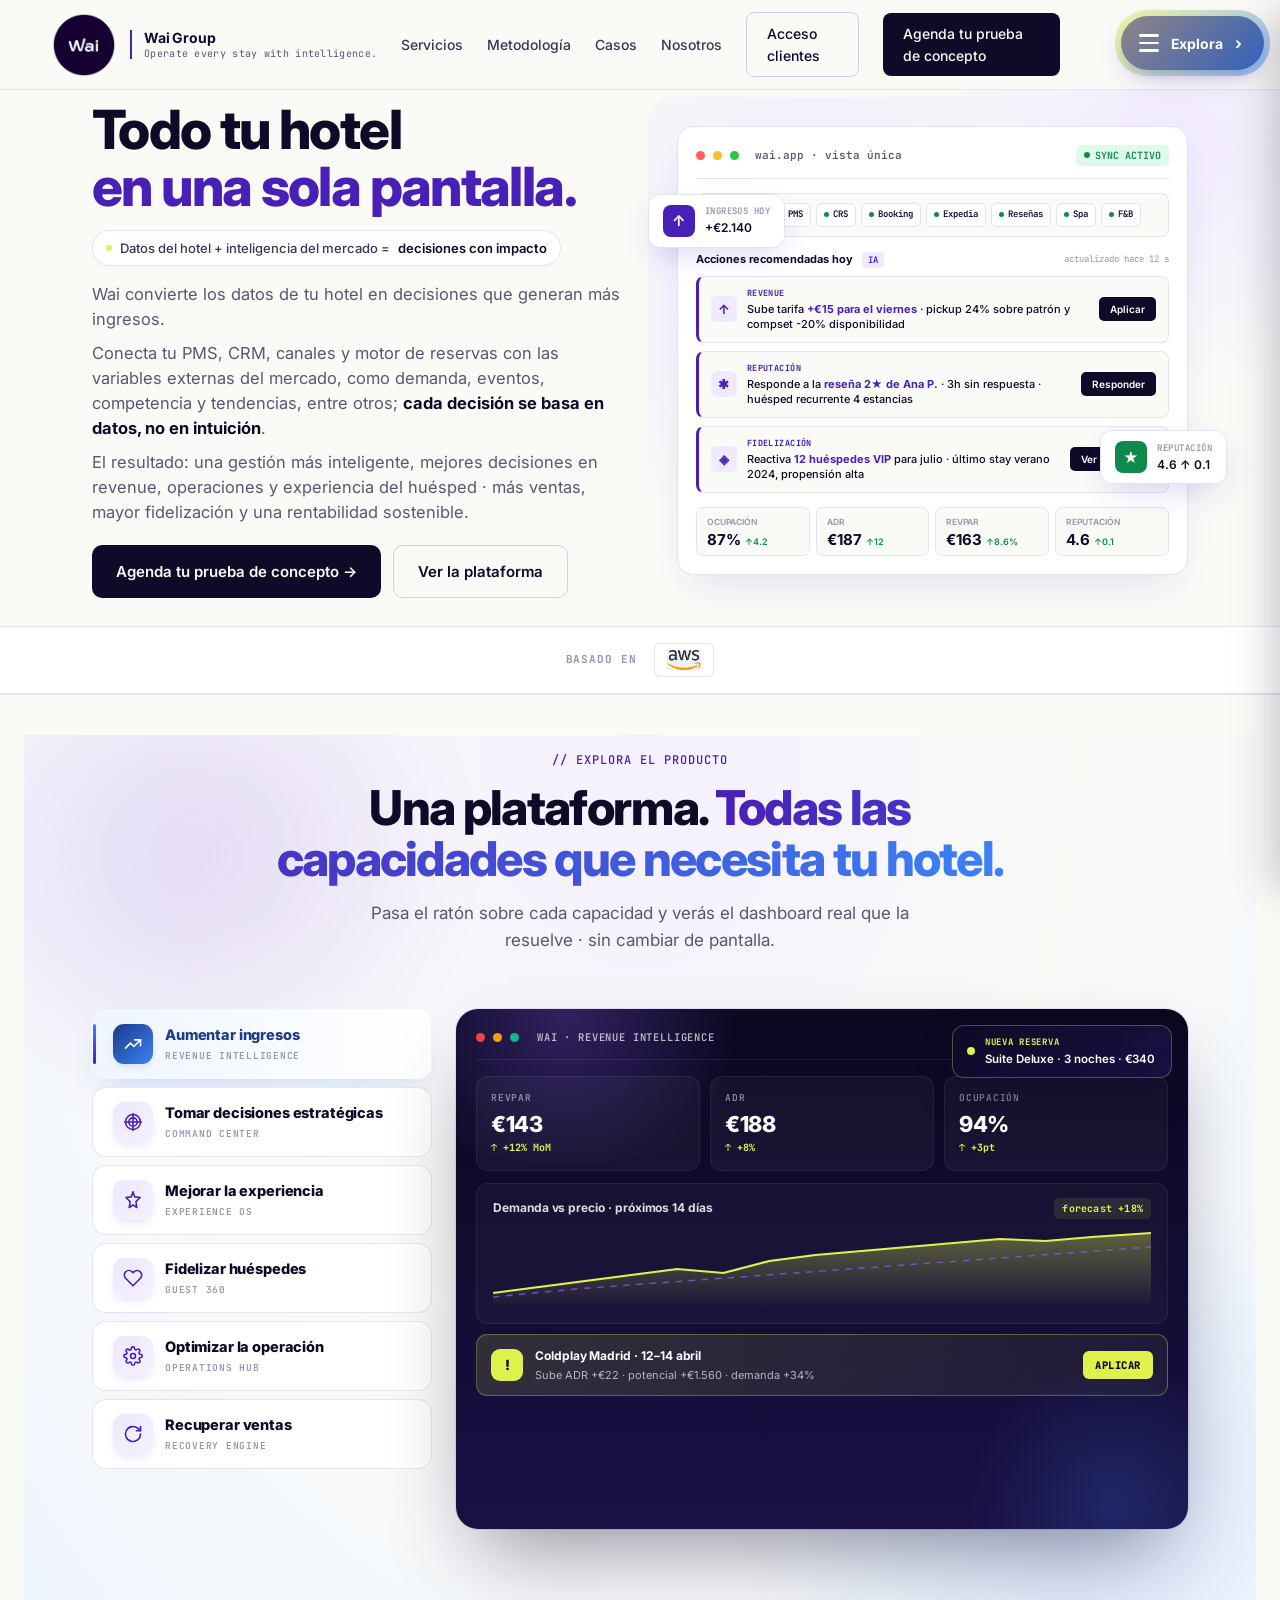
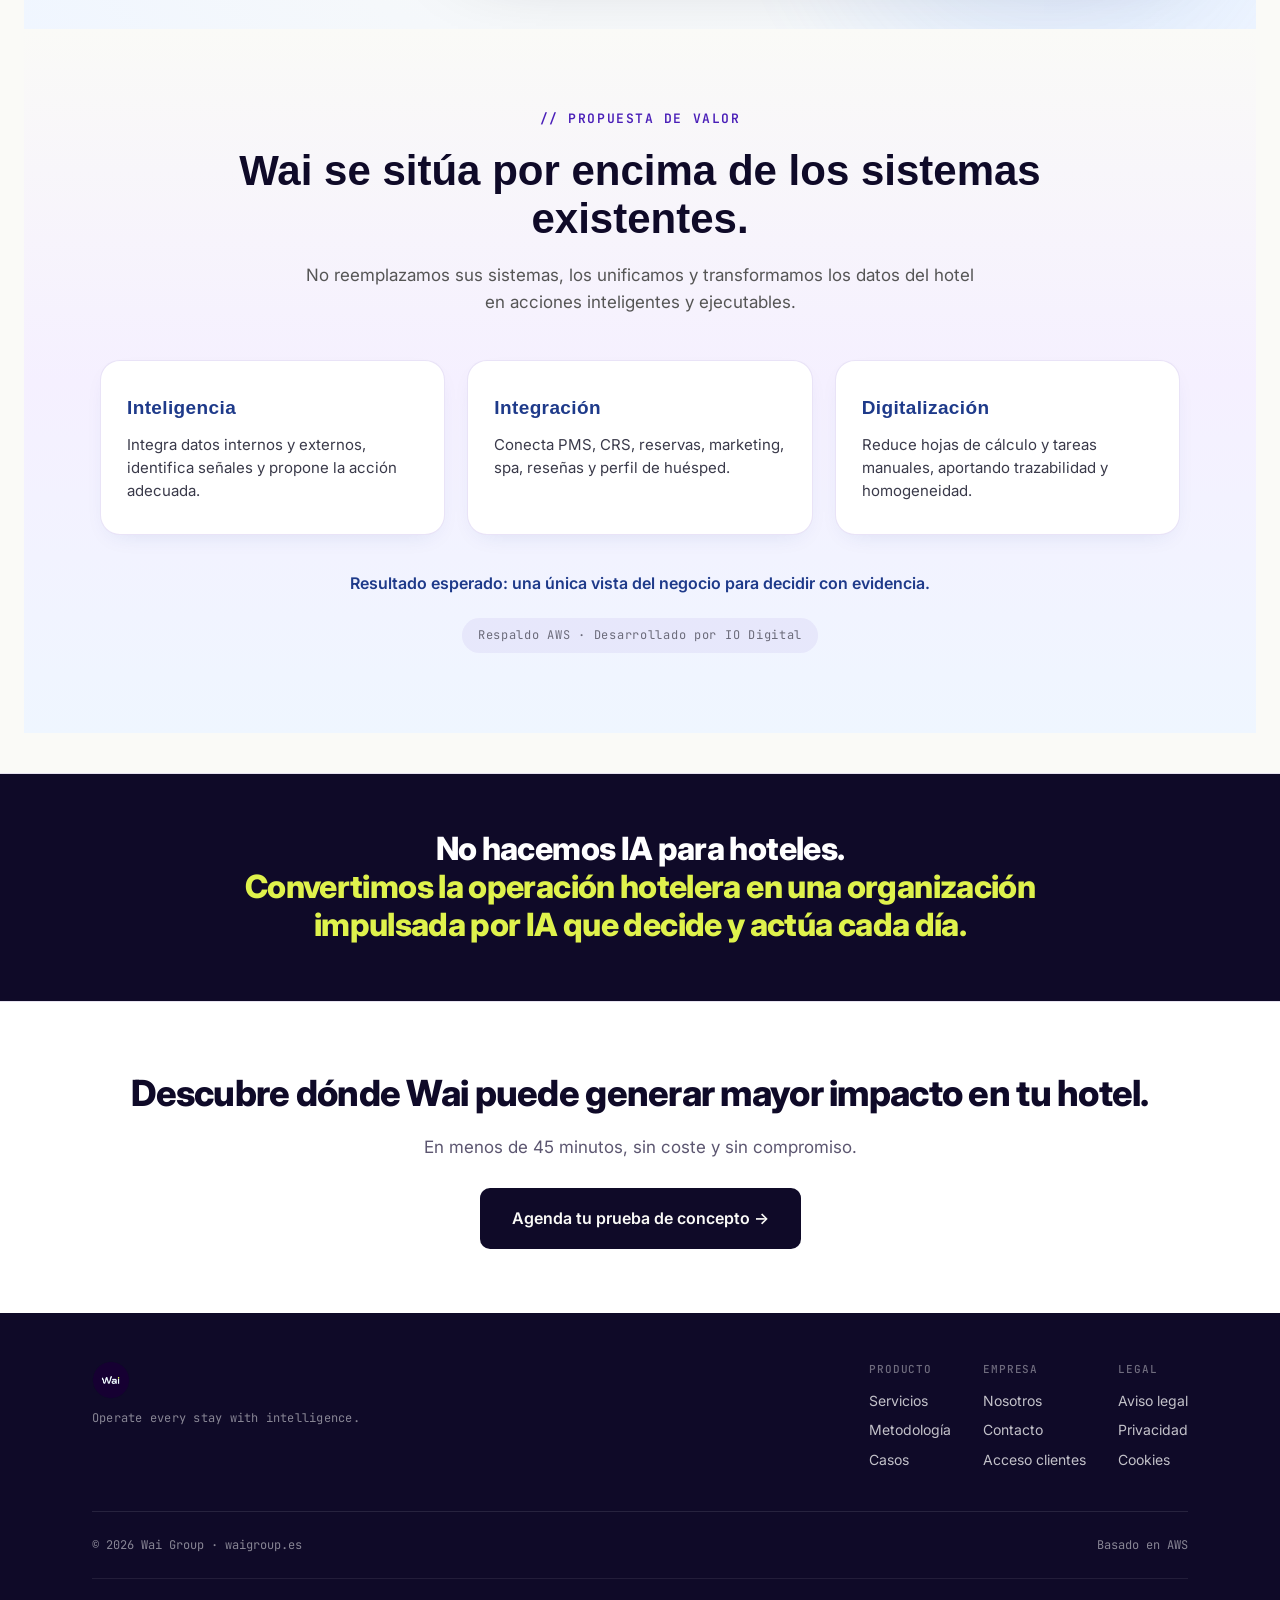
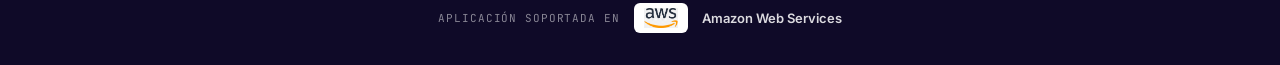
<file: producto.html>
<!DOCTYPE html>
<html lang="es">
<head>
<meta charset="utf-8">
<meta name="viewport" content="width=device-width, initial-scale=1">
<title>Producto Wai · Explora la plataforma en vivo</title>
<meta name="description" content="Explora Wai en vivo · dashboards reales, recomendaciones accionables, integración con tu ecosistema. Descubre cómo Wai unifica datos del hotel con inteligencia del mercado para decidir mejor.">
<meta name="keywords" content="software hotelero, inteligencia artificial hoteles, revenue management hotel, pricing dinámico hotel, IA para hoteles, business intelligence hotelero, RevPAR, ADR, gestión hotelera">
<meta name="author" content="Wai Group">
<meta name="robots" content="index,follow,max-image-preview:large,max-snippet:-1,max-video-preview:-1">
<meta name="theme-color" content="#4A1FB8">
<link rel="canonical" href="https://waigroup.es/producto.html">

<!-- Open Graph -->
<meta property="og:title" content="Wai Group · Software de inteligencia hotelera">
<meta property="og:description" content="Aumenta los ingresos de tu hotel con decisiones basadas en datos. Wai unifica PMS, CRM y canales con la inteligencia del mercado en tiempo real.">
<meta property="og:image" content="https://waigroup.es/assets/og-image.png">
<meta property="og:url" content="https://waigroup.es/">
<meta property="og:type" content="website">
<meta property="og:site_name" content="Wai Group">
<meta property="og:locale" content="es_ES">

<!-- Twitter Card -->
<meta name="twitter:card" content="summary_large_image">
<meta name="twitter:title" content="Wai Group · Software de inteligencia hotelera">
<meta name="twitter:description" content="Aumenta los ingresos de tu hotel con decisiones basadas en datos. Unifica PMS, CRM y canales con inteligencia del mercado.">
<meta name="twitter:image" content="https://waigroup.es/assets/og-image.png">

<!-- Schema.org · Organization + SoftwareApplication -->
<script type="application/ld+json">
{
  "@context":"https://schema.org",
  "@graph":[
    {
      "@type":"Organization",
      "@id":"https://waigroup.es/#organization",
      "name":"Wai Group",
      "url":"https://waigroup.es/",
      "logo":"https://waigroup.es/assets/logo_wai.png",
      "email":"wilder@waigroup.es",
      "telephone":"+34659835300",
      "description":"Wai Group desarrolla software de inteligencia hotelera que unifica los datos internos del hotel con la inteligencia del mercado en tiempo real.",
      "address":{"@type":"PostalAddress","addressCountry":"ES"},
      "sameAs":["https://www.linkedin.com/company/wai-group"],
      "founder":{"@type":"Person","name":"Wilder Hurtado","jobTitle":"CEO"}
    },
    {
      "@type":"SoftwareApplication",
      "name":"Wai · Plataforma de Inteligencia Hotelera",
      "operatingSystem":"Web · Cloud AWS",
      "applicationCategory":"BusinessApplication",
      "applicationSubCategory":"HotelManagementSoftware",
      "description":"Software con IA que unifica PMS, CRM, canales y motor de reservas con inteligencia del mercado (eventos, competencia, demanda, meteorología) para recomendar decisiones accionables cada día.",
      "url":"https://waigroup.es/",
      "publisher":{"@id":"https://waigroup.es/#organization"},
      "offers":{"@type":"Offer","price":"0","priceCurrency":"EUR","description":"Sesión estratégica gratuita de 45 minutos"},
      "featureList":["Revenue Intelligence","Guest 360","Experience OS","Command Center","Operations Hub","Recovery Engine"]
    },
    {
      "@type":"WebSite",
      "@id":"https://waigroup.es/#website",
      "url":"https://waigroup.es/",
      "name":"Wai Group",
      "description":"Software de inteligencia hotelera para aumentar ingresos con decisiones basadas en datos",
      "publisher":{"@id":"https://waigroup.es/#organization"},
      "inLanguage":"es-ES"
    }
  ]
}
</script>

<link rel="icon" type="image/png" sizes="32x32" href="./assets/favicon-32.png">
<link rel="apple-touch-icon" sizes="180x180" href="./assets/favicon-180.png">
<link rel="preconnect" href="https://fonts.googleapis.com">
<link rel="preconnect" href="https://fonts.gstatic.com" crossorigin>
<link href="https://fonts.googleapis.com/css2?family=Inter:wght@400;500;600;700;800&family=JetBrains+Mono:wght@400;500&display=swap" rel="stylesheet">
<link rel="stylesheet" href="./assets/wai.css">
<style>
  /* Hero con mockup · v19 · vuelve el animado */
  .hero-mockup-section{padding:12px 0 28px;position:relative;overflow:hidden}
  .hero-mockup-section::before{content:'';position:absolute;top:-200px;right:-150px;width:520px;height:520px;background:radial-gradient(circle,var(--purple-tint) 0%,transparent 65%);border-radius:50%;z-index:0}
  .hero-mockup-grid{display:grid;grid-template-columns:1.05fr 1fr;gap:48px;position:relative;z-index:1;align-items:center}
  .hero-mockup-grid h1{font-size:54px;line-height:1.05;font-weight:800;color:var(--ink);letter-spacing:-0.03em;margin:0 0 14px}
  .hero-mockup-grid h1 em{font-style:normal;color:var(--purple);font-weight:800}
  .hero-mockup-grid p{font-size:16.5px;line-height:1.5;color:var(--grey);margin:0 0 10px;max-width:540px}
  .hero-mockup-grid p:last-of-type{margin-bottom:20px}
  .hero-mockup-grid p strong{color:var(--ink);font-weight:700}
  .hero-badge{display:inline-flex;align-items:center;gap:8px;background:#fff;border:1px solid var(--border);padding:7px 13px;border-radius:20px;margin-bottom:16px;font-size:13px;color:var(--ink-70);font-weight:500;box-shadow:0 2px 8px -2px rgba(0,0,0,0.04)}
  .hero-badge::before{content:'';width:6px;height:6px;background:var(--lime);border-radius:50%;box-shadow:0 0 0 0 rgba(223,242,76,0.6);animation:pulse-badge 2s infinite}
  @keyframes pulse-badge{0%{box-shadow:0 0 0 0 rgba(223,242,76,0.6)}70%{box-shadow:0 0 0 8px rgba(223,242,76,0)}100%{box-shadow:0 0 0 0 rgba(223,242,76,0)}}
  .hero-badge strong{color:var(--ink);font-weight:600}
  .hero-ctas{display:flex;gap:12px;flex-wrap:wrap}

  /* Dashboard mockup animado */
  .dashboard-mockup{background:var(--bg-alt);border:1px solid var(--border);border-radius:16px;padding:18px;box-shadow:0 20px 40px -20px rgba(74,31,184,0.18);position:relative}
  .dashboard-mockup::before{content:'';position:absolute;top:-30px;left:-30px;right:-30px;bottom:-30px;background:radial-gradient(circle at 30% 30%,var(--purple-tint) 0%,transparent 60%);z-index:-1;border-radius:24px}
  .dm-header{display:flex;align-items:center;gap:8px;padding-bottom:12px;border-bottom:1px solid var(--border);margin-bottom:14px}
  .dm-dot{width:9px;height:9px;border-radius:50%}
  .dm-dot.r{background:#ff5f57}.dm-dot.y{background:#febc2e}.dm-dot.g{background:#28c840}
  .dm-title{margin-left:8px;font-size:11px;font-weight:600;color:var(--grey);font-family:'JetBrains Mono',monospace;flex:1}
  .dm-sync{font-family:'JetBrains Mono',monospace;font-size:10px;font-weight:600;color:#0f8a4c;background:#dff9ea;padding:3px 8px;border-radius:5px;display:inline-flex;align-items:center;gap:5px}
  .dm-sync::before{content:'';width:6px;height:6px;background:#0f8a4c;border-radius:50%;animation:pulse-g 1.6s infinite}
  @keyframes pulse-g{0%,100%{opacity:1}50%{opacity:0.4}}
  .dm-systems{display:flex;flex-wrap:wrap;gap:5px;margin-bottom:14px;padding:9px 10px;background:var(--bg);border:1px solid var(--border);border-radius:8px}
  .dm-syschip{font-family:'JetBrains Mono',monospace;font-size:9px;font-weight:600;color:var(--ink);background:#fff;border:1px solid var(--border);padding:4px 7px;border-radius:5px;display:inline-flex;align-items:center;gap:4px}
  .dm-syschip::before{content:'';width:5px;height:5px;background:#0f8a4c;border-radius:50%}
  .dm-syslabel{font-family:'JetBrains Mono',monospace;font-size:9px;color:var(--grey-l);text-transform:uppercase;letter-spacing:0.06em;font-weight:600;margin-right:4px;display:flex;align-items:center}
  .dm-actions-head{display:flex;align-items:center;justify-content:space-between;margin-bottom:8px}
  .dm-actions-title{font-size:11px;font-weight:700;color:var(--ink)}
  .dm-actions-title em{color:var(--purple);font-style:normal;font-family:'JetBrains Mono',monospace;font-size:9px;text-transform:uppercase;background:var(--purple-tint);padding:2px 6px;border-radius:4px;margin-left:6px;font-weight:600}
  .dm-actions-live{font-family:'JetBrains Mono',monospace;font-size:9px;color:var(--grey-l)}
  .dm-actions{display:flex;flex-direction:column;gap:8px;margin-bottom:14px}
  .dm-action{background:var(--bg);border:1px solid var(--border);border-left:3px solid var(--purple);border-radius:8px;padding:10px 12px;display:flex;align-items:center;gap:10px;opacity:0;transform:translateX(-10px);animation:slide-in 0.5s cubic-bezier(.2,.7,.3,1) forwards}
  .dm-action:nth-child(1){animation-delay:0.6s}
  .dm-action:nth-child(2){animation-delay:0.9s}
  .dm-action:nth-child(3){animation-delay:1.2s}
  @keyframes slide-in{to{opacity:1;transform:translateX(0)}}
  .dm-action-icon{width:26px;height:26px;background:var(--purple-tint);color:var(--purple);border-radius:6px;display:flex;align-items:center;justify-content:center;font-size:13px;font-weight:700;flex-shrink:0}
  .dm-action-body{flex:1;min-width:0}
  .dm-action-tag{font-family:'JetBrains Mono',monospace;font-size:8.5px;color:var(--purple);font-weight:700;letter-spacing:0.05em;text-transform:uppercase;margin-bottom:2px}
  .dm-action-txt{font-size:11px;color:var(--ink);line-height:1.35;font-weight:500}
  .dm-action-txt b{color:var(--purple)}
  .dm-action-btn{background:var(--ink);color:#fff;font-size:10px;font-weight:600;padding:6px 11px;border-radius:5px;flex-shrink:0;font-family:'Inter',sans-serif;border:none}
  .dm-kpis{display:grid;grid-template-columns:repeat(4,1fr);gap:6px}
  .dm-kpi{background:var(--bg);border:1px solid var(--border);border-radius:7px;padding:8px 10px}
  .dm-kpi-label{font-size:8.5px;font-weight:600;color:var(--grey-l);text-transform:uppercase;margin-bottom:3px}
  .dm-kpi-val{font-size:15px;font-weight:700;color:var(--ink);line-height:1;display:flex;align-items:baseline;gap:4px}
  .dm-kpi-delta{font-size:9px;font-weight:600;color:#0f8a4c}
  /* Floating badges */
  .float-badge{position:absolute;background:#fff;border:1px solid var(--border);padding:10px 14px;border-radius:12px;box-shadow:0 12px 32px -8px rgba(74,31,184,0.2);display:flex;align-items:center;gap:10px;z-index:5}
  .float-badge-icon{width:32px;height:32px;background:var(--purple);color:#fff;border-radius:8px;display:flex;align-items:center;justify-content:center;font-size:15px;font-weight:700;flex-shrink:0}
  .float-badge-body{display:flex;flex-direction:column;gap:2px}
  .float-badge-tag{font-family:'JetBrains Mono',monospace;font-size:9px;color:var(--grey-l);text-transform:uppercase;letter-spacing:0.05em;font-weight:600}
  .float-badge-txt{font-size:12px;font-weight:600;color:var(--ink);line-height:1.2}
  .float-1{top:15%;left:-30px;opacity:0;animation:float-in 0.8s cubic-bezier(.2,.7,.3,1) 1.5s forwards, float-y 4s ease-in-out 2.3s infinite}
  .float-2{bottom:20%;right:-40px;opacity:0;animation:float-in 0.8s cubic-bezier(.2,.7,.3,1) 2s forwards, float-y 4s ease-in-out 2.8s infinite reverse}
  @keyframes float-in{from{opacity:0;transform:translateY(20px) scale(0.8)}to{opacity:1;transform:translateY(0) scale(1)}}
  @keyframes float-y{0%,100%{transform:translateY(0)}50%{transform:translateY(-8px)}}
  @media (max-width:900px){.hero-mockup-grid{grid-template-columns:1fr;gap:32px} .hero-mockup-grid h1{font-size:40px} .float-badge{display:none}}

  /* Comparativa */
  .compare-section{padding:64px 0}
  .compare-table{max-width:800px;margin:32px auto 0;background:var(--bg-alt);border:1px solid var(--border);border-radius:14px;overflow:hidden}
  .compare-row{display:grid;grid-template-columns:1fr 1fr;border-bottom:1px solid var(--border);transition:background 0.15s}
  .compare-row:last-child{border-bottom:none}
  .compare-row:hover{background:var(--bg)}
  .compare-cell{padding:16px 22px;font-size:15px;line-height:1.4}
  .compare-cell.head{background:var(--bg);font-family:'JetBrains Mono',monospace;font-size:11px;text-transform:uppercase;letter-spacing:0.08em;color:var(--grey-l);font-weight:700;padding:12px 22px}
  .compare-cell.wai{background:linear-gradient(90deg,transparent 0%,var(--purple-tint) 100%);font-weight:600;color:var(--ink);position:relative}
  .compare-cell.wai::before{content:'✓';color:var(--purple);font-weight:700;margin-right:8px}
  .compare-cell.trad{color:var(--grey);text-decoration:line-through;text-decoration-color:var(--grey-l);text-decoration-thickness:1px}

  /* Sectores */
  .sectors-grid{display:grid;grid-template-columns:repeat(3,1fr);gap:16px;margin-top:32px}
  .sector-card{background:var(--bg-alt);border:1px solid var(--border);border-radius:14px;padding:24px;text-align:center;transition:all 0.2s;position:relative}
  .sector-card:hover{border-color:var(--purple);transform:translateY(-3px);box-shadow:0 12px 28px -12px rgba(74,31,184,0.15)}
  .sector-card.active{background:linear-gradient(135deg,var(--purple-tint) 0%,#fff 100%);border-color:var(--purple)}
  .sector-icon{width:48px;height:48px;background:var(--purple-tint);color:var(--purple);border-radius:12px;display:flex;align-items:center;justify-content:center;font-size:22px;margin:0 auto 14px}
  .sector-card.active .sector-icon{background:var(--purple);color:#fff}
  .sector-card h3{font-size:16px;font-weight:700;color:var(--ink);margin:0 0 6px}
  .sector-card p{font-size:13px;color:var(--grey);margin:0}
  .sector-badge{position:absolute;top:12px;right:12px;font-family:'JetBrains Mono',monospace;font-size:9px;font-weight:700;text-transform:uppercase;letter-spacing:0.05em;padding:3px 7px;border-radius:4px}
  .sector-badge.now{background:#dff9ea;color:#0f8a4c}
  .sector-badge.next{background:#FFF4C4;color:#8a6d00}
  .sector-badge.later{background:var(--bg);color:var(--grey-l)}
  @media(max-width:900px){.sectors-grid{grid-template-columns:1fr}}

  /* Brand line potente */
  .brand-line{background:var(--ink);color:#fff;padding:56px 0;text-align:center}
  .brand-line-text{font-size:32px;font-weight:800;letter-spacing:-0.02em;line-height:1.2;max-width:820px;margin:0 auto;color:#fff}
  .brand-line-text em{font-style:normal;color:var(--lime)}
  @media(max-width:900px){.brand-line-text{font-size:24px}}

  /* ============ APP LAYOUT · Sidebar fija a la izquierda global · con toggle ============ */
  .app-layout{display:flex;min-height:100vh;position:relative}
  .app-sidebar{position:fixed;left:0;top:0;bottom:0;width:260px;background:#fff;border-right:1px solid var(--border);z-index:100;display:flex;flex-direction:column;overflow-y:auto;padding:16px 14px;transition:width .35s cubic-bezier(.2,.7,.3,1),padding .3s ease}
  .app-sidebar-logo{padding:8px 8px 18px;border-bottom:1px solid var(--border);margin-bottom:14px;display:flex;align-items:center;gap:12px;text-decoration:none !important;position:relative}
  .app-sidebar-logo img{height:72px;width:auto;display:block;flex-shrink:0;transition:height .3s ease}

  /* Botón toggle · esquina superior derecha de la sidebar */
  .app-sidebar-toggle{position:absolute;top:14px;right:-14px;width:28px;height:28px;background:#fff;border:1px solid var(--border);border-radius:50%;display:flex;align-items:center;justify-content:center;cursor:pointer;z-index:101;color:var(--grey);transition:all .25s ease;font-size:14px;font-weight:800;box-shadow:0 4px 10px -3px rgba(15,10,40,0.08)}
  .app-sidebar-toggle:hover{border-color:var(--purple);color:var(--purple);background:var(--purple-tint)}
  .app-sidebar-toggle svg{width:14px;height:14px;stroke:currentColor;stroke-width:2.4;fill:none;stroke-linecap:round;stroke-linejoin:round;transition:transform .3s ease}

  /* Estado colapsado · rail de 68px con solo iconos */
  .app-layout.collapsed .app-sidebar{width:68px;padding:16px 8px}
  .app-layout.collapsed .app-sidebar-logo img{height:44px}
  .app-layout.collapsed .app-sidebar-brand{display:none}
  .app-layout.collapsed .app-sidebar-section{display:none}
  .app-layout.collapsed .app-sidebar-nav a{display:none}
  .app-layout.collapsed .app-sidebar-footer{display:none}
  .app-layout.collapsed .app-sidebar .tab-btn{justify-content:center;padding:9px 6px}
  .app-layout.collapsed .app-sidebar .tab-btn-label{display:none}
  .app-layout.collapsed .app-sidebar-toggle svg{transform:rotate(180deg)}
  .app-layout.collapsed .app-content{margin-left:68px;width:calc(100% - 68px)}
  .app-sidebar-brand{display:flex;flex-direction:column;line-height:1.15}
  .app-sidebar-brand-name{font-size:14px;font-weight:700;color:var(--ink);letter-spacing:-0.01em}
  .app-sidebar-brand-slogan{font-family:'JetBrains Mono',monospace;font-size:9px;color:var(--grey);letter-spacing:0.03em;margin-top:3px}
  .app-sidebar-section{font-family:'JetBrains Mono',monospace;font-size:10px;color:var(--grey-l);letter-spacing:0.1em;text-transform:uppercase;font-weight:800;padding:12px 12px 8px}
  .app-sidebar-nav{display:flex;flex-direction:column;gap:2px;flex:1}
  .app-sidebar-nav a{padding:9px 12px;font-size:13px;color:var(--grey);font-weight:500;border-radius:8px;text-decoration:none !important;transition:all .2s ease;display:block}
  .app-sidebar-nav a:hover{background:var(--bg-alt);color:var(--ink)}
  .app-sidebar-footer{padding-top:14px;margin-top:14px;border-top:1px solid var(--border);display:flex;flex-direction:column;gap:8px}
  .btn-sidebar-outline{display:block;padding:10px 14px;border:1px solid var(--border);border-radius:9px;font-size:13px;font-weight:600;color:var(--ink) !important;text-decoration:none !important;text-align:center;transition:all .25s ease}
  .btn-sidebar-outline:hover{border-color:var(--purple);color:var(--purple) !important}
  .btn-sidebar-cta{display:inline-flex;align-items:center;justify-content:center;gap:6px;padding:11px 14px;background:var(--ink);color:#fff !important;border-radius:9px;font-size:13px;font-weight:700;text-decoration:none !important;text-align:center;transition:all .25s ease}
  .btn-sidebar-cta:hover{background:var(--wai-blue);transform:translateY(-1px);box-shadow:0 8px 16px -6px rgba(30,58,138,0.30)}

  .app-content{margin-left:260px;flex:1;min-width:0;width:calc(100% - 260px)}

  /* Cuando la sidebar tiene los tabs interactivos (01 02 03 04), reutilizamos .tab-btn */
  .app-sidebar .tab-btn{background:none;border:none;text-align:left;cursor:pointer;padding:9px 12px;border-radius:8px;transition:all .2s ease;display:flex;align-items:center;gap:10px;position:relative;font-family:inherit;width:100%}
  .app-sidebar .tab-btn:hover{background:var(--bg-alt)}
  .app-sidebar .tab-btn.active{background:linear-gradient(90deg,var(--purple-tint) 0%,rgba(240,233,255,0.4) 100%)}
  .app-sidebar .tab-btn.active::before{content:'';position:absolute;left:0;top:10px;bottom:10px;width:3px;background:linear-gradient(180deg,var(--purple) 0%,var(--wai-blue-2) 100%);border-radius:0 2px 2px 0}
  .app-sidebar .tab-btn-icon{width:28px;height:28px;flex-shrink:0;border-radius:7px;background:var(--bg-alt);color:var(--grey);display:flex;align-items:center;justify-content:center;transition:all .25s ease;font-family:'JetBrains Mono',monospace;font-size:10.5px;font-weight:800;letter-spacing:-0.02em}
  .app-sidebar .tab-btn:hover .tab-btn-icon{background:var(--purple-tint);color:var(--purple)}
  .app-sidebar .tab-btn.active .tab-btn-icon{background:linear-gradient(135deg,var(--purple) 0%,var(--wai-blue) 100%);color:#fff;box-shadow:0 4px 10px -3px rgba(74,31,184,0.28)}
  .app-sidebar .tab-btn-label{font-size:13px;font-weight:600;color:var(--ink);letter-spacing:-0.005em;flex:1}
  .app-sidebar .tab-btn.active .tab-btn-label{color:var(--purple);font-weight:700}

  /* Nav superior visible */

  /* MOBILE · sidebar colapsa a top bar sticky */
  @media (max-width:900px){
    .app-layout{flex-direction:column}
    .app-sidebar{position:sticky;top:0;left:auto;right:auto;bottom:auto;width:100%;height:auto;max-height:100vh;border-right:none;border-bottom:1px solid var(--border);padding:10px 14px;flex-direction:row;align-items:center;gap:10px;background:rgba(255,255,255,0.96);backdrop-filter:blur(10px);overflow-y:visible;overflow-x:auto;scrollbar-width:none}
    .app-sidebar::-webkit-scrollbar{display:none}
    .app-sidebar-logo{padding:0;border-bottom:none;margin-bottom:0;flex-shrink:0}
    .app-sidebar-logo img{height:36px}
    .app-sidebar-brand{display:none}
    .app-sidebar-section{display:none}
    .app-sidebar-nav{flex-direction:row;gap:4px;overflow-x:auto;flex:1;scrollbar-width:none}
    .app-sidebar-nav::-webkit-scrollbar{display:none}
    .app-sidebar-nav a{padding:6px 10px;font-size:11.5px;white-space:nowrap;display:none}
    .app-sidebar-nav a.mobile-visible{display:block}
    .app-sidebar .tab-btn{padding:6px 10px 6px 12px;flex-shrink:0;white-space:nowrap}
    .app-sidebar .tab-btn::before{display:none}
    .app-sidebar .tab-btn-icon{width:22px;height:22px;font-size:9.5px}
    .app-sidebar .tab-btn-label{font-size:11.5px}
    .app-sidebar-footer{display:none}
    .app-content{margin-left:0;width:100%}
  }

  /* HERO · Eyebrow + KPIs impacto + Sponsor tech */
  .hero-eyebrow{display:inline-block;font-family:'JetBrains Mono',monospace;font-size:11.5px;color:var(--purple);letter-spacing:0.12em;text-transform:uppercase;font-weight:800;background:var(--purple-tint);border:1px solid rgba(74,31,184,0.15);padding:6px 12px;border-radius:6px;margin-bottom:14px}
  .hero-metrics{display:flex;gap:18px;margin:20px 0 24px;padding:16px 20px;background:linear-gradient(135deg,rgba(74,31,184,0.04) 0%,rgba(59,130,246,0.04) 100%);border:1px solid var(--border);border-radius:14px;flex-wrap:wrap}
  .hero-metric{display:flex;flex-direction:column;gap:2px;min-width:0}
  .hero-metric-val{font-size:28px;font-weight:800;color:var(--purple);letter-spacing:-0.02em;line-height:1;display:flex;align-items:baseline;gap:2px}
  .hero-metric-val span{font-size:14px;font-weight:700;color:var(--purple);opacity:0.7}
  .hero-metric-lbl{font-family:'JetBrains Mono',monospace;font-size:10.5px;color:var(--grey);text-transform:uppercase;letter-spacing:0.06em;font-weight:600;margin-top:2px}
  .sponsor-strip{background:var(--bg-alt);border-top:1px solid var(--border);border-bottom:1px solid var(--border);padding:16px 0}
  .sponsor-inner{display:flex;align-items:center;justify-content:center;gap:14px;flex-wrap:wrap}
  .sponsor-label{font-family:'JetBrains Mono',monospace;font-size:11px;color:var(--grey-l);text-transform:uppercase;letter-spacing:0.08em;font-weight:700;margin-right:4px}
  .sponsor-tech{font-family:'JetBrains Mono',monospace;font-size:13px;color:var(--ink);font-weight:800;letter-spacing:-0.01em;transition:color .3s ease}
  .sponsor-tech:hover{color:var(--purple)}
  .sponsor-dot{color:var(--grey-l);font-size:16px;line-height:1}
  @media (max-width:900px){
    .hero-eyebrow{font-size:10.5px;padding:5px 10px;margin-bottom:12px}
    .hero-metrics{padding:12px 14px;gap:14px;margin:16px 0 20px}
    .hero-metric-val{font-size:22px}
    .hero-metric-val span{font-size:12px}
    .hero-metric-lbl{font-size:9.5px}
    .sponsor-inner{gap:10px}
    .sponsor-tech{font-size:11.5px}
    .sponsor-label{font-size:10px;flex-basis:100%;text-align:center;margin-bottom:2px}
  }

  /* CHALLENGES · Sección premium · Stripe/Apple/Linear/HubSpot/Salesforce */
  :root{--wai-blue:#1E3A8A;--wai-blue-2:#3B82F6;--wai-blue-tint:#EFF6FF;--wai-blue-glow:rgba(59,130,246,0.28)}

  .challenges-section{padding:120px 0 100px;background:radial-gradient(ellipse at top,#F5F0FF 0%,#FAFAF7 45%,#F0F6FF 100%);position:relative;overflow:hidden}
  .challenges-section::before{content:'';position:absolute;top:-200px;left:-150px;width:640px;height:640px;background:radial-gradient(circle,rgba(139,92,246,0.22) 0%,transparent 60%);border-radius:50%;z-index:0;filter:blur(20px)}
  .challenges-section::after{content:'';position:absolute;bottom:-200px;right:-150px;width:720px;height:720px;background:radial-gradient(circle,rgba(59,130,246,0.18) 0%,transparent 60%);border-radius:50%;z-index:0;filter:blur(20px)}
  .challenges-section > .container{position:relative;z-index:1}
  .challenges-head{text-align:center;max-width:760px;margin:0 auto 56px;opacity:0;transform:translateY(20px);transition:all .8s cubic-bezier(.2,.7,.3,1)}
  .challenges-head.in{opacity:1;transform:translateY(0)}
  .challenges-head .eyebrow{margin-bottom:14px}
  .challenges-head h2{font-size:50px;font-weight:800;color:var(--ink);letter-spacing:-0.035em;line-height:1.04;margin:0 0 18px}
  .challenges-head h2 em{font-style:normal;background:linear-gradient(90deg,var(--purple) 0%,var(--wai-blue-2) 100%);-webkit-background-clip:text;background-clip:text;-webkit-text-fill-color:transparent;font-weight:800}
  .challenges-head p{font-size:18px;color:var(--grey);margin:0 auto;line-height:1.55;max-width:620px}

  /* HERO card · full width · dashboard mockup */
  .ch-hero{position:relative;display:grid;grid-template-columns:1.05fr 1.2fr;gap:56px;align-items:center;background:linear-gradient(135deg,#fff 0%,#FBF9FF 55%,#F5F0FF 100%);border:1.5px solid rgba(139,92,246,0.18);border-radius:28px;padding:56px 56px 52px;margin-bottom:20px;text-decoration:none!important;color:var(--ink);overflow:hidden;transition:transform .5s cubic-bezier(.2,.7,.3,1),box-shadow .5s cubic-bezier(.2,.7,.3,1),border-color .4s ease;opacity:0;transform:translateY(28px)}
  .ch-hero.in{opacity:1;transform:translateY(0);transition-delay:200ms}
  .ch-hero::before{content:'';position:absolute;top:-100px;right:-100px;width:400px;height:400px;background:radial-gradient(circle,rgba(74,31,184,0.10) 0%,transparent 60%);border-radius:50%;z-index:0}
  .ch-hero::after{content:'';position:absolute;inset:0;border-radius:28px;padding:1.5px;background:linear-gradient(135deg,var(--wai-blue-2) 0%,var(--purple) 50%,var(--wai-blue) 100%);-webkit-mask:linear-gradient(#000 0 0) content-box,linear-gradient(#000 0 0);mask:linear-gradient(#000 0 0) content-box,linear-gradient(#000 0 0);-webkit-mask-composite:xor;mask-composite:exclude;opacity:0;transition:opacity .4s ease;pointer-events:none;z-index:2}
  .ch-hero:hover{transform:translateY(-6px);box-shadow:0 48px 96px -32px rgba(74,31,184,0.35),0 16px 32px -12px rgba(15,10,40,0.10);border-color:transparent}
  .ch-hero:hover::after{opacity:1}
  .ch-hero > *{position:relative;z-index:1}

  .ch-hero-badge{position:absolute;top:24px;right:24px;display:inline-flex;align-items:center;gap:7px;background:linear-gradient(135deg,var(--ink) 0%,#2a1f56 100%);color:#fff;font-family:'JetBrains Mono',monospace;font-size:11px;font-weight:700;text-transform:uppercase;letter-spacing:0.08em;padding:8px 14px;border-radius:8px;box-shadow:0 8px 20px -4px rgba(15,10,40,0.30);z-index:3}
  .ch-hero-badge::before{content:'★';color:var(--lime);font-size:12px}

  .ch-hero-left{display:flex;flex-direction:column;gap:14px}
  .ch-hero-icon{width:76px;height:76px;display:flex;align-items:center;justify-content:center;border-radius:20px;background:linear-gradient(135deg,var(--purple) 0%,#7C3AED 100%);color:#fff;box-shadow:0 20px 40px -12px rgba(74,31,184,0.40);margin-bottom:8px;transition:all .5s cubic-bezier(.2,.7,.3,1)}
  .ch-hero-icon svg{width:38px;height:38px;stroke:currentColor;stroke-width:1.7;fill:none;stroke-linecap:round;stroke-linejoin:round;transition:transform .4s ease}
  .ch-hero:hover .ch-hero-icon{background:linear-gradient(135deg,var(--wai-blue) 0%,var(--wai-blue-2) 100%);transform:scale(1.05) rotate(-3deg);box-shadow:0 24px 48px -12px var(--wai-blue-glow)}
  .ch-hero:hover .ch-hero-icon svg{transform:scale(1.05)}
  .ch-hero-microresult{display:inline-flex;align-items:center;gap:8px;background:rgba(74,31,184,0.08);color:var(--purple);padding:6px 12px;border-radius:20px;font-size:12.5px;font-weight:700;letter-spacing:-0.005em;align-self:flex-start;transition:all .3s ease}
  .ch-hero:hover .ch-hero-microresult{background:var(--wai-blue-tint);color:var(--wai-blue)}
  .ch-hero-title{font-size:38px;font-weight:800;color:var(--ink);margin:0;letter-spacing:-0.03em;line-height:1.05;transition:color .3s ease}
  .ch-hero:hover .ch-hero-title{color:var(--wai-blue)}
  .ch-hero-impact{font-size:18px;color:var(--purple);font-weight:700;line-height:1.4;margin:0;letter-spacing:-0.01em;transition:color .3s ease}
  .ch-hero:hover .ch-hero-impact{color:var(--wai-blue)}
  .ch-hero-desc{font-size:15.5px;color:var(--grey);line-height:1.6;margin:0;max-width:440px}
  .ch-hero-module{font-family:'JetBrains Mono',monospace;font-size:11px;color:var(--grey-l);text-transform:uppercase;letter-spacing:0.09em;font-weight:600;margin-top:4px}
  .ch-hero-cta{margin-top:12px;display:inline-flex;align-items:center;gap:10px;background:var(--ink);color:#fff;padding:14px 24px;border-radius:12px;font-weight:700;font-size:14.5px;letter-spacing:-0.01em;align-self:flex-start;transition:all .3s ease;box-shadow:0 12px 24px -8px rgba(15,10,40,0.30)}
  .ch-hero-cta::after{content:'→';transition:transform .3s ease;display:inline-block}
  .ch-hero:hover .ch-hero-cta{background:var(--wai-blue);transform:translateY(-2px);box-shadow:0 18px 32px -8px var(--wai-blue-glow)}
  .ch-hero:hover .ch-hero-cta::after{transform:translateX(4px)}

  /* Mockup Dashboard · Revenue Intelligence · dentro de HERO */
  .ch-mockup{position:relative;background:linear-gradient(180deg,#0F0A28 0%,#1a1044 100%);border-radius:16px;padding:18px;box-shadow:0 40px 80px -24px rgba(15,10,40,0.45),0 8px 24px -8px rgba(74,31,184,0.20);overflow:hidden;transition:transform .5s cubic-bezier(.2,.7,.3,1)}
  .ch-hero:hover .ch-mockup{transform:translateY(-4px) scale(1.01)}
  .ch-mockup::before{content:'';position:absolute;top:-30%;left:-20%;width:60%;height:60%;background:radial-gradient(circle,rgba(139,92,246,0.30) 0%,transparent 65%);border-radius:50%;pointer-events:none}
  .mk-topbar{display:flex;align-items:center;gap:8px;padding-bottom:12px;border-bottom:1px solid rgba(255,255,255,0.08);margin-bottom:14px}
  .mk-dot{width:9px;height:9px;border-radius:50%;background:#ef4444}
  .mk-dot:nth-child(2){background:#f59e0b}
  .mk-dot:nth-child(3){background:#10b981}
  .mk-title{font-size:10px;color:rgba(255,255,255,0.55);margin-left:8px;font-family:'JetBrains Mono',monospace;letter-spacing:0.06em;text-transform:uppercase}
  .mk-live{margin-left:auto;display:inline-flex;align-items:center;gap:5px;font-size:9.5px;color:var(--lime);font-family:'JetBrains Mono',monospace;letter-spacing:0.06em;text-transform:uppercase;font-weight:600}
  .mk-live::before{content:'';width:6px;height:6px;background:var(--lime);border-radius:50%;box-shadow:0 0 0 0 rgba(223,242,76,0.6);animation:pulse-badge 2s infinite}

  .mk-kpis{display:grid;grid-template-columns:1fr 1fr 1fr;gap:8px;margin-bottom:14px}
  .mk-kpi{background:rgba(255,255,255,0.04);border:1px solid rgba(255,255,255,0.06);border-radius:10px;padding:10px 12px}
  .mk-kpi-label{font-size:9px;color:rgba(255,255,255,0.5);text-transform:uppercase;letter-spacing:0.08em;font-family:'JetBrains Mono',monospace;margin-bottom:4px;font-weight:600}
  .mk-kpi-val{font-size:16px;color:#fff;font-weight:800;letter-spacing:-0.02em}
  .mk-kpi-delta{font-size:9.5px;color:var(--lime);margin-top:2px;font-weight:600}

  .mk-chart{background:rgba(255,255,255,0.03);border:1px solid rgba(255,255,255,0.06);border-radius:10px;padding:12px 14px 10px;margin-bottom:12px;position:relative}
  .mk-chart-title{display:flex;align-items:center;justify-content:space-between;margin-bottom:8px}
  .mk-chart-title span:first-child{font-size:10px;color:rgba(255,255,255,0.65);font-weight:600}
  .mk-chart-title span:last-child{font-size:10px;color:var(--lime);font-weight:700;font-family:'JetBrains Mono',monospace}
  .mk-chart svg{width:100%;height:52px;display:block}

  .mk-alert{background:linear-gradient(135deg,rgba(223,242,76,0.15) 0%,rgba(223,242,76,0.05) 100%);border:1px solid rgba(223,242,76,0.30);border-radius:10px;padding:10px 12px;display:flex;align-items:center;gap:10px}
  .mk-alert-icon{width:26px;height:26px;background:var(--lime);color:var(--ink);border-radius:8px;display:flex;align-items:center;justify-content:center;font-size:14px;font-weight:800;flex-shrink:0}
  .mk-alert-body{flex:1;min-width:0}
  .mk-alert-title{font-size:11px;color:#fff;font-weight:700;margin:0 0 1px;letter-spacing:-0.01em}
  .mk-alert-desc{font-size:10px;color:rgba(255,255,255,0.60);margin:0;line-height:1.35}
  .mk-alert-cta{background:var(--lime);color:var(--ink);padding:5px 10px;border-radius:6px;font-size:10px;font-weight:800;letter-spacing:-0.005em}

  /* GRID de tarjetas secundarias · 3+2 balanceado */
  .ch-secondary{display:grid;grid-template-columns:repeat(6,1fr);gap:16px;position:relative}
  .ch-secondary::before{content:'';position:absolute;top:50%;left:5%;right:5%;height:1px;background:linear-gradient(90deg,transparent 0%,rgba(139,92,246,0.15) 20%,rgba(59,130,246,0.15) 80%,transparent 100%);pointer-events:none;z-index:0}

  .ch-card{grid-column:span 2;position:relative;background:#fff;border:1px solid rgba(230,226,240,0.9);border-radius:20px;padding:26px 24px 22px;display:flex;flex-direction:column;gap:10px;text-decoration:none!important;color:var(--ink);transition:transform .4s cubic-bezier(.2,.7,.3,1),box-shadow .4s cubic-bezier(.2,.7,.3,1),border-color .3s ease,background .4s ease;overflow:hidden;opacity:0;transform:translateY(24px);z-index:1}
  .ch-card.wide{grid-column:span 3}
  .ch-card.in{opacity:1;transform:translateY(0)}
  .ch-card.in.s1{transition-delay:400ms}
  .ch-card.in.s2{transition-delay:520ms}
  .ch-card.in.s3{transition-delay:640ms}
  .ch-card.in.s4{transition-delay:760ms}
  .ch-card.in.s5{transition-delay:880ms}
  .ch-card::before{content:'';position:absolute;inset:0;border-radius:20px;padding:1.5px;background:linear-gradient(135deg,var(--wai-blue-2) 0%,var(--purple) 50%,var(--wai-blue) 100%);-webkit-mask:linear-gradient(#000 0 0) content-box,linear-gradient(#000 0 0);mask:linear-gradient(#000 0 0) content-box,linear-gradient(#000 0 0);-webkit-mask-composite:xor;mask-composite:exclude;opacity:0;transition:opacity .4s ease;pointer-events:none;z-index:2}
  .ch-card::after{content:'';position:absolute;inset:0;border-radius:20px;background:radial-gradient(circle at 50% 0%,var(--wai-blue-tint) 0%,transparent 65%);opacity:0;transition:opacity .5s ease;pointer-events:none;z-index:0}
  .ch-card:hover{transform:translateY(-8px) scale(1.005);background:linear-gradient(180deg,#F8FBFF 0%,#fff 100%);box-shadow:0 32px 64px -20px var(--wai-blue-glow),0 10px 24px -10px rgba(15,10,40,0.10);border-color:transparent}
  .ch-card:hover::before{opacity:1}
  .ch-card:hover::after{opacity:1}
  .ch-card > *{position:relative;z-index:1}

  .ch-card-head{display:flex;align-items:flex-start;justify-content:space-between;gap:10px}
  .ch-icon{width:52px;height:52px;display:flex;align-items:center;justify-content:center;border-radius:14px;background:linear-gradient(135deg,#EDE9FE 0%,#F5F0FF 100%);color:var(--purple);transition:all .4s cubic-bezier(.2,.7,.3,1);box-shadow:0 4px 12px -4px rgba(74,31,184,0.20);flex-shrink:0}
  .ch-icon svg{width:26px;height:26px;stroke:currentColor;stroke-width:1.8;fill:none;stroke-linecap:round;stroke-linejoin:round;transition:transform .4s ease}
  .ch-card:hover .ch-icon{background:linear-gradient(135deg,var(--wai-blue) 0%,var(--wai-blue-2) 100%);color:#fff;transform:scale(1.10) rotate(-4deg);box-shadow:0 14px 28px -8px var(--wai-blue-glow)}
  .ch-card:hover .ch-icon svg{transform:scale(1.05)}
  .ch-microresult{display:inline-flex;align-items:center;gap:6px;background:rgba(74,31,184,0.06);color:var(--purple);padding:5px 10px;border-radius:20px;font-size:11px;font-weight:700;letter-spacing:-0.005em;flex-shrink:0;transition:all .3s ease}
  .ch-card:hover .ch-microresult{background:var(--wai-blue-tint);color:var(--wai-blue)}

  .ch-title{font-size:20px;font-weight:800;color:var(--ink);margin:6px 0 0;letter-spacing:-0.02em;line-height:1.15;transition:color .3s ease}
  .ch-card:hover .ch-title{color:var(--wai-blue)}
  .ch-impact{font-size:14.5px;color:var(--ink);font-weight:700;line-height:1.4;margin:0;letter-spacing:-0.005em}
  .ch-desc{font-size:13.5px;color:var(--grey);line-height:1.55;margin:0;flex:1}
  .ch-module{font-family:'JetBrains Mono',monospace;font-size:10.5px;color:var(--grey-l);text-transform:uppercase;letter-spacing:0.09em;font-weight:600;margin-top:4px;transition:color .3s ease}
  .ch-card:hover .ch-module{color:var(--wai-blue-2)}

  /* Mini-mockups en cada card · aparecen al hacer hover */
  .ch-mini{margin-top:12px;background:linear-gradient(180deg,#F5F0FF 0%,#EFF6FF 100%);border:1px solid rgba(139,92,246,0.15);border-radius:12px;padding:10px 12px;font-family:'JetBrains Mono',monospace;font-size:10px;color:var(--grey);transition:all .4s ease;opacity:0.85}
  .ch-card:hover .ch-mini{background:linear-gradient(180deg,var(--ink) 0%,#1a1044 100%);border-color:var(--wai-blue);opacity:1;color:rgba(255,255,255,0.8)}
  .ch-mini-row{display:flex;align-items:center;justify-content:space-between;gap:8px;padding:3px 0}
  .ch-mini-row + .ch-mini-row{border-top:1px solid rgba(139,92,246,0.10);margin-top:2px;padding-top:6px}
  .ch-card:hover .ch-mini-row + .ch-mini-row{border-color:rgba(255,255,255,0.10)}
  .ch-mini-label{color:var(--grey-l);font-weight:600;text-transform:uppercase;letter-spacing:0.05em;font-size:9px;transition:color .3s ease}
  .ch-card:hover .ch-mini-label{color:rgba(255,255,255,0.5)}
  .ch-mini-val{color:var(--purple);font-weight:800;font-size:11px;transition:color .3s ease}
  .ch-card:hover .ch-mini-val{color:var(--lime)}

  .ch-cta{margin-top:10px;color:var(--wai-blue);font-weight:700;font-size:13px;letter-spacing:-0.005em;display:inline-flex;align-items:center;gap:6px;opacity:0;transform:translateY(6px);transition:opacity .3s ease,transform .3s ease;max-height:0;overflow:hidden}
  .ch-cta::after{content:'→';transition:transform .3s ease;display:inline-block}
  .ch-card:hover .ch-cta{opacity:1;transform:translateY(0);max-height:22px}
  .ch-card:hover .ch-cta::after{transform:translateX(4px)}

  /* Caja inferior · cierre emocional */
  .ch-footer{margin-top:48px;position:relative;background:linear-gradient(135deg,var(--ink) 0%,#1a1044 55%,#1E3A8A 100%);color:#fff;border-radius:24px;padding:52px 48px;text-align:center;box-shadow:0 40px 80px -28px rgba(15,10,40,0.50);overflow:hidden;opacity:0;transform:translateY(24px);transition:all .8s cubic-bezier(.2,.7,.3,1)}
  .ch-footer.in{opacity:1;transform:translateY(0);transition-delay:1000ms}
  .ch-footer::before{content:'';position:absolute;top:-100px;left:-100px;width:400px;height:400px;background:radial-gradient(circle,rgba(223,242,76,0.10) 0%,transparent 60%);border-radius:50%}
  .ch-footer::after{content:'';position:absolute;bottom:-100px;right:-100px;width:400px;height:400px;background:radial-gradient(circle,rgba(59,130,246,0.20) 0%,transparent 60%);border-radius:50%}
  .ch-footer-inner{position:relative;z-index:1;max-width:640px;margin:0 auto}
  .ch-footer h3{font-size:34px;font-weight:800;letter-spacing:-0.025em;line-height:1.12;margin:0 0 18px;color:#fff}
  .ch-footer h3 em{font-style:normal;color:var(--lime)}
  .ch-footer p{font-size:16px;color:rgba(255,255,255,0.80);line-height:1.6;margin:0 0 32px;max-width:540px;margin-left:auto;margin-right:auto}
  .ch-footer-ctas{display:flex;gap:12px;justify-content:center;flex-wrap:wrap}
  .ch-btn-primary{display:inline-flex;align-items:center;gap:8px;background:var(--lime);color:var(--ink);padding:15px 30px;border-radius:12px;font-weight:700;font-size:15px;letter-spacing:-0.01em;text-decoration:none!important;transition:all .3s ease;box-shadow:0 14px 28px -8px rgba(223,242,76,0.45)}
  .ch-btn-primary:hover{transform:translateY(-3px);box-shadow:0 20px 36px -8px rgba(223,242,76,0.60);background:#e8ff5a}
  .ch-btn-secondary{display:inline-flex;align-items:center;gap:8px;background:rgba(255,255,255,0.08);color:#fff;padding:15px 26px;border-radius:12px;font-weight:600;font-size:15px;letter-spacing:-0.01em;text-decoration:none!important;transition:all .3s ease;border:1px solid rgba(255,255,255,0.20)}
  .ch-btn-secondary:hover{background:rgba(255,255,255,0.16);border-color:rgba(255,255,255,0.4);transform:translateY(-2px)}

  @media (max-width:1000px){
    .ch-hero{grid-template-columns:1fr;gap:32px;padding:40px 32px}
    .ch-hero-title{font-size:32px}
    .ch-secondary{grid-template-columns:repeat(2,1fr)}
    .ch-card,.ch-card.wide{grid-column:span 1}
  }
  @media (max-width:700px){
    .challenges-section{padding:72px 0 56px}
    .challenges-head h2{font-size:34px}
    .ch-hero{padding:32px 22px;border-radius:20px}
    .ch-hero-title{font-size:26px}
    .ch-hero-icon{width:60px;height:60px}
    .ch-hero-icon svg{width:30px;height:30px}
    .ch-hero-badge{top:16px;right:16px;font-size:10px;padding:6px 10px}
    .ch-secondary{grid-template-columns:1fr;gap:12px}
    .ch-card{padding:22px 20px}
    .ch-cta{opacity:1;transform:none;max-height:22px}
    .ch-footer{padding:36px 26px;border-radius:20px}
    .ch-footer h3{font-size:26px}
    .ch-btn-primary,.ch-btn-secondary{width:100%;justify-content:center}
  }

  /* ============ PRODUCT TOUR · Experiencia interactiva del producto ============ */
  .tour-section{padding:120px 0 100px;background:radial-gradient(ellipse at top,#F5F0FF 0%,#FAFAF7 50%,#F0F6FF 100%);position:relative;overflow:hidden}
  .tour-section::before{content:'';position:absolute;top:-200px;left:-150px;width:640px;height:640px;background:radial-gradient(circle,rgba(139,92,246,0.20) 0%,transparent 60%);border-radius:50%;filter:blur(20px);z-index:0}
  .tour-section::after{content:'';position:absolute;bottom:-200px;right:-150px;width:720px;height:720px;background:radial-gradient(circle,rgba(59,130,246,0.16) 0%,transparent 60%);border-radius:50%;filter:blur(20px);z-index:0}
  .tour-section > .container{position:relative;z-index:1}
  .tour-head{text-align:center;max-width:760px;margin:0 auto 56px}
  .tour-head .eyebrow{margin-bottom:14px}
  .tour-head h2{font-size:48px;font-weight:800;color:var(--ink);letter-spacing:-0.035em;line-height:1.05;margin:0 0 16px}
  .tour-head h2 em{font-style:normal;background:linear-gradient(90deg,var(--purple) 0%,var(--wai-blue-2) 100%);-webkit-background-clip:text;background-clip:text;-webkit-text-fill-color:transparent;font-weight:800}
  .tour-head p{font-size:17px;color:var(--grey);margin:0 auto;line-height:1.55;max-width:580px}

  .tour-layout{display:grid;grid-template-columns:340px 1fr;gap:24px;align-items:start}
  .tour-tabs{display:flex;flex-direction:column;gap:8px}
  .tour-tab{position:relative;background:#fff;border:1px solid rgba(230,226,240,0.9);border-radius:14px;padding:14px 16px 14px 20px;display:flex;align-items:center;gap:12px;cursor:pointer;transition:all .35s cubic-bezier(.2,.7,.3,1);text-align:left}
  .tour-tab-icon{width:40px;height:40px;flex-shrink:0;border-radius:11px;background:linear-gradient(135deg,#EDE9FE 0%,#F5F0FF 100%);color:var(--purple);display:flex;align-items:center;justify-content:center;transition:all .35s ease;box-shadow:0 4px 10px -3px rgba(74,31,184,0.18)}
  .tour-tab-icon svg{width:20px;height:20px;stroke:currentColor;stroke-width:1.9;fill:none;stroke-linecap:round;stroke-linejoin:round}
  .tour-tab-body{flex:1;min-width:0}
  .tour-tab-title{font-size:14.5px;font-weight:800;color:var(--ink);letter-spacing:-0.01em;margin:0 0 2px}
  .tour-tab-module{font-family:'JetBrains Mono',monospace;font-size:9.5px;color:var(--grey-l);text-transform:uppercase;letter-spacing:0.08em;font-weight:600}
  .tour-tab:hover{border-color:var(--wai-blue-2);background:linear-gradient(90deg,#fff 0%,#F8FBFF 100%);transform:translateX(3px);box-shadow:0 12px 24px -12px var(--wai-blue-glow)}
  .tour-tab:hover .tour-tab-icon{background:linear-gradient(135deg,var(--wai-blue) 0%,var(--wai-blue-2) 100%);color:#fff;transform:scale(1.06) rotate(-3deg)}
  .tour-tab.active{border-color:transparent;background:linear-gradient(90deg,var(--wai-blue-tint) 0%,#fff 100%);box-shadow:0 16px 32px -14px var(--wai-blue-glow)}
  .tour-tab.active::before{content:'';position:absolute;left:0;top:14px;bottom:14px;width:3px;background:linear-gradient(180deg,var(--wai-blue-2) 0%,var(--purple) 100%);border-radius:2px}
  .tour-tab.active .tour-tab-icon{background:linear-gradient(135deg,var(--wai-blue) 0%,var(--wai-blue-2) 100%);color:#fff}
  .tour-tab.active .tour-tab-title{color:var(--wai-blue)}

  /* Stage · dashboard oscuro */
  .tour-stage{position:relative;background:linear-gradient(180deg,#0B0820 0%,#1a1044 100%);border-radius:22px;padding:20px;box-shadow:0 40px 80px -24px rgba(15,10,40,0.45),0 0 0 1px rgba(139,92,246,0.15);overflow:hidden;min-height:520px}
  .tour-stage::before{content:'';position:absolute;top:-30%;left:-15%;width:60%;height:60%;background:radial-gradient(circle,rgba(139,92,246,0.30) 0%,transparent 65%);border-radius:50%;pointer-events:none}
  .tour-stage::after{content:'';position:absolute;bottom:-20%;right:-15%;width:50%;height:50%;background:radial-gradient(circle,rgba(59,130,246,0.20) 0%,transparent 65%);border-radius:50%;pointer-events:none}
  .tour-stage-top{position:relative;display:flex;align-items:center;gap:8px;padding-bottom:14px;border-bottom:1px solid rgba(255,255,255,0.08);margin-bottom:16px;z-index:2}
  .tour-stage-top .mk-dot{width:9px;height:9px;border-radius:50%;background:#ef4444}
  .tour-stage-top .mk-dot:nth-child(2){background:#f59e0b}
  .tour-stage-top .mk-dot:nth-child(3){background:#10b981}
  .tour-stage-name{margin-left:10px;font-family:'JetBrains Mono',monospace;font-size:10.5px;color:rgba(255,255,255,0.7);letter-spacing:0.08em;text-transform:uppercase;font-weight:600}
  .tour-stage-live{margin-left:auto;display:inline-flex;align-items:center;gap:5px;font-family:'JetBrains Mono',monospace;font-size:10px;color:var(--lime);letter-spacing:0.08em;text-transform:uppercase;font-weight:700}
  .tour-stage-live::before{content:'';width:6px;height:6px;background:var(--lime);border-radius:50%;box-shadow:0 0 0 0 rgba(223,242,76,0.6);animation:pulse-badge 2s infinite}

  .tour-panels{position:relative;z-index:2}
  .tour-panel{display:none;animation:fadeInUp .5s cubic-bezier(.2,.7,.3,1)}
  .tour-panel.active{display:block}
  @keyframes fadeInUp{from{opacity:0;transform:translateY(10px)}to{opacity:1;transform:translateY(0)}}

  /* Dashboard building blocks · dark theme */
  .tp-kpis{display:grid;grid-template-columns:repeat(3,1fr);gap:10px;margin-bottom:12px}
  .tp-kpi{background:rgba(255,255,255,0.04);border:1px solid rgba(255,255,255,0.07);border-radius:12px;padding:14px;position:relative;overflow:hidden}
  .tp-kpi-label{font-family:'JetBrains Mono',monospace;font-size:9.5px;color:rgba(255,255,255,0.5);text-transform:uppercase;letter-spacing:0.08em;font-weight:600;margin-bottom:6px}
  .tp-kpi-val{font-size:22px;color:#fff;font-weight:800;letter-spacing:-0.02em;line-height:1.1}
  .tp-kpi-delta{font-size:10px;color:var(--lime);margin-top:4px;font-weight:700;font-family:'JetBrains Mono',monospace}
  .tp-kpi-delta.down{color:#f87171}

  .tp-block{background:rgba(255,255,255,0.03);border:1px solid rgba(255,255,255,0.07);border-radius:12px;padding:14px 16px;margin-bottom:10px}
  .tp-block-head{display:flex;align-items:center;justify-content:space-between;margin-bottom:10px;gap:10px;flex-wrap:wrap}
  .tp-block-title{font-size:12px;color:rgba(255,255,255,0.85);font-weight:700;letter-spacing:-0.005em}
  .tp-block-tag{font-size:10px;color:var(--lime);font-family:'JetBrains Mono',monospace;font-weight:700;background:rgba(223,242,76,0.10);padding:3px 8px;border-radius:5px;letter-spacing:0.02em}
  .tp-chart svg{width:100%;height:80px;display:block}

  .tp-alert{background:linear-gradient(135deg,rgba(223,242,76,0.15) 0%,rgba(223,242,76,0.05) 100%);border:1px solid rgba(223,242,76,0.30);border-radius:11px;padding:12px 14px;display:flex;align-items:center;gap:12px}
  .tp-alert-icon{width:32px;height:32px;background:var(--lime);color:var(--ink);border-radius:9px;display:flex;align-items:center;justify-content:center;font-size:14px;font-weight:800;flex-shrink:0}
  .tp-alert-body{flex:1;min-width:0}
  .tp-alert-title{font-size:12px;color:#fff;font-weight:700;margin:0 0 2px;letter-spacing:-0.005em}
  .tp-alert-desc{font-size:11px;color:rgba(255,255,255,0.65);margin:0;line-height:1.35}
  .tp-alert-cta{background:var(--lime);color:var(--ink);padding:6px 12px;border-radius:6px;font-size:10.5px;font-weight:800;font-family:'JetBrains Mono',monospace;text-transform:uppercase;letter-spacing:0.05em;white-space:nowrap}

  /* Guest profile */
  .tp-guest{display:flex;gap:14px;align-items:center}
  .tp-guest-avatar{width:52px;height:52px;border-radius:14px;background:linear-gradient(135deg,var(--purple) 0%,var(--wai-blue-2) 100%);color:#fff;display:flex;align-items:center;justify-content:center;font-size:18px;font-weight:800;flex-shrink:0;letter-spacing:-0.02em}
  .tp-guest-info{flex:1;min-width:0}
  .tp-guest-name{font-size:15px;color:#fff;font-weight:800;margin:0 0 5px;letter-spacing:-0.01em}
  .tp-guest-badges{display:flex;gap:5px;flex-wrap:wrap}
  .tp-guest-badge{font-family:'JetBrains Mono',monospace;font-size:9.5px;color:var(--lime);background:rgba(223,242,76,0.12);padding:3px 8px;border-radius:5px;font-weight:700;letter-spacing:0.05em;text-transform:uppercase}
  .tp-guest-badge.vip{background:linear-gradient(135deg,#F59E0B 0%,#EAB308 100%);color:#1a1044}

  /* Timeline */
  .tp-timeline{display:flex;align-items:flex-start;gap:0;padding:8px 4px 4px}
  .tp-tl-step{flex:1;min-width:0;display:flex;flex-direction:column;align-items:center;position:relative;padding:0 2px}
  .tp-tl-dot{width:26px;height:26px;border-radius:50%;background:rgba(255,255,255,0.08);border:2px solid rgba(255,255,255,0.15);display:flex;align-items:center;justify-content:center;font-size:11px;color:rgba(255,255,255,0.55);font-weight:800;margin-bottom:8px;z-index:1;position:relative}
  .tp-tl-step.done .tp-tl-dot{background:var(--lime);border-color:var(--lime);color:var(--ink)}
  .tp-tl-step.now .tp-tl-dot{background:var(--wai-blue-2);border-color:var(--wai-blue-2);color:#fff;box-shadow:0 0 0 4px rgba(59,130,246,0.30);animation:pulse-badge 2s infinite}
  .tp-tl-label{font-size:10px;color:rgba(255,255,255,0.55);text-align:center;font-weight:600}
  .tp-tl-step.done .tp-tl-label,.tp-tl-step.now .tp-tl-label{color:#fff}
  .tp-tl-line{position:absolute;top:13px;left:50%;width:100%;height:2px;background:rgba(255,255,255,0.10);z-index:0}
  .tp-tl-step.done .tp-tl-line{background:var(--lime)}
  .tp-tl-step:last-child .tp-tl-line{display:none}

  /* Pipeline */
  .tp-pipeline{display:grid;grid-template-columns:repeat(3,1fr);gap:8px}
  .tp-pipe-stage{background:rgba(255,255,255,0.05);border:1px solid rgba(255,255,255,0.08);border-radius:10px;padding:14px}
  .tp-pipe-label{font-size:9.5px;color:rgba(255,255,255,0.55);text-transform:uppercase;letter-spacing:0.06em;font-weight:600;margin-bottom:6px;font-family:'JetBrains Mono',monospace}
  .tp-pipe-val{font-size:24px;color:#fff;font-weight:800;letter-spacing:-0.02em}
  .tp-pipe-stage.hit{background:linear-gradient(135deg,rgba(223,242,76,0.18) 0%,rgba(59,130,246,0.10) 100%);border-color:rgba(223,242,76,0.35)}
  .tp-pipe-stage.hit .tp-pipe-val{color:var(--lime)}

  /* Workflow nodes */
  .tp-wflow{display:grid;grid-template-columns:repeat(4,1fr);gap:8px}
  .tp-wnode{background:rgba(255,255,255,0.05);border:1px solid rgba(255,255,255,0.08);border-radius:11px;padding:12px 10px;text-align:center}
  .tp-wnode-name{font-size:10.5px;color:#fff;font-weight:700;margin-bottom:4px;letter-spacing:-0.005em}
  .tp-wnode-status{font-family:'JetBrains Mono',monospace;font-size:9px;color:var(--lime);letter-spacing:0.05em;text-transform:uppercase;font-weight:600}
  .tp-wnode-status::before{content:'●';margin-right:3px;animation:pulse-badge 2s infinite}

  /* Competitor bars */
  .tp-compete{display:flex;flex-direction:column;gap:8px}
  .tp-comp-row{display:flex;align-items:center;gap:10px}
  .tp-comp-name{width:80px;font-size:11px;color:rgba(255,255,255,0.75);font-weight:600;flex-shrink:0}
  .tp-comp-bar{flex:1;height:12px;background:rgba(255,255,255,0.06);border-radius:6px;overflow:hidden;position:relative}
  .tp-comp-fill{height:100%;background:linear-gradient(90deg,var(--wai-blue-2) 0%,#8B5CF6 100%);border-radius:6px;transition:width 1.2s ease}
  .tp-comp-row.you .tp-comp-fill{background:linear-gradient(90deg,var(--lime) 0%,#a3e635 100%)}
  .tp-comp-val{width:48px;text-align:right;font-family:'JetBrains Mono',monospace;font-size:11px;color:#fff;font-weight:700}

  /* NPS gauge */
  .tp-nps{display:flex;align-items:center;gap:16px;padding:8px 4px}
  .tp-nps-gauge{position:relative;width:80px;height:80px;flex-shrink:0}
  .tp-nps-num{position:absolute;inset:0;display:flex;flex-direction:column;align-items:center;justify-content:center;font-size:20px;color:#fff;font-weight:800;letter-spacing:-0.02em}
  .tp-nps-num small{font-size:8.5px;color:rgba(255,255,255,0.55);font-weight:600;letter-spacing:0.08em;text-transform:uppercase;font-family:'JetBrains Mono',monospace;margin-top:1px}
  .tp-nps-info{flex:1}
  .tp-nps-label{font-size:12px;color:rgba(255,255,255,0.75);font-weight:600;margin-bottom:4px}
  .tp-nps-trend{font-size:11px;color:var(--lime);font-weight:700}

  .tp-tags{display:flex;flex-wrap:wrap;gap:5px;margin-top:4px}
  .tp-tag{background:rgba(59,130,246,0.12);color:rgba(255,255,255,0.85);border:1px solid rgba(59,130,246,0.25);padding:5px 10px;border-radius:6px;font-size:10.5px;font-weight:600;letter-spacing:-0.005em}

  .tour-cta{margin-top:48px;text-align:center;display:flex;gap:12px;justify-content:center;flex-wrap:wrap}
  .tour-cta a.primary{background:var(--ink);color:#fff;padding:16px 32px;border-radius:12px;font-weight:700;text-decoration:none;font-size:15px;letter-spacing:-0.01em;display:inline-flex;align-items:center;gap:8px;transition:all .3s ease;box-shadow:0 14px 28px -8px rgba(15,10,40,0.30)}
  .tour-cta a.primary:hover{background:var(--wai-blue);transform:translateY(-3px);box-shadow:0 20px 36px -8px var(--wai-blue-glow)}
  .tour-cta a.secondary{background:#fff;color:var(--ink);padding:16px 28px;border-radius:12px;font-weight:600;text-decoration:none;font-size:15px;letter-spacing:-0.01em;border:1px solid var(--border);transition:all .3s ease}
  .tour-cta a.secondary:hover{border-color:var(--wai-blue-2);color:var(--wai-blue)}

  @media (max-width:1000px){
    .tour-layout{grid-template-columns:1fr;gap:20px}
    .tour-tabs{display:grid;grid-template-columns:repeat(2,1fr)}
  }
  @media (max-width:700px){
    .tour-section{padding:72px 0 56px}
    .tour-head h2{font-size:32px}
    .tour-tabs{grid-template-columns:1fr}
    .tour-stage{padding:14px;min-height:auto}
    .tp-kpis,.tp-wflow,.tp-pipeline{grid-template-columns:1fr 1fr}
  }

  /* ============ MARKET INTELLIGENCE · flow diagram ============ */
  .mkt-section{padding:100px 0;background:linear-gradient(180deg,#0B0820 0%,#1a1044 55%,#1E3A8A 100%);color:#fff;position:relative;overflow:hidden}
  .mkt-section::before{content:'';position:absolute;top:-100px;left:-100px;width:500px;height:500px;background:radial-gradient(circle,rgba(223,242,76,0.08) 0%,transparent 60%);border-radius:50%}
  .mkt-section::after{content:'';position:absolute;bottom:-100px;right:-100px;width:500px;height:500px;background:radial-gradient(circle,rgba(59,130,246,0.18) 0%,transparent 60%);border-radius:50%}
  .mkt-section > .container{position:relative;z-index:1}
  .mkt-head{text-align:center;max-width:760px;margin:0 auto 56px}
  .mkt-head .eyebrow{color:var(--lime);margin-bottom:14px}
  .mkt-head h2{font-size:46px;font-weight:800;color:#fff;letter-spacing:-0.03em;line-height:1.05;margin:0 0 16px}
  .mkt-head h2 em{font-style:normal;color:var(--lime)}
  .mkt-head p{font-size:17px;color:rgba(255,255,255,0.72);line-height:1.55;max-width:620px;margin:0 auto}

  .mkt-flow{position:relative;background:rgba(255,255,255,0.03);border:1px solid rgba(255,255,255,0.08);border-radius:24px;padding:40px 32px;overflow:hidden;backdrop-filter:blur(10px)}
  .mkt-flow-inner{display:grid;grid-template-columns:1fr 1.1fr 1fr;gap:32px;align-items:center;position:relative;z-index:2}
  .mkt-col{display:flex;flex-direction:column;gap:9px}
  .mkt-col-label{font-family:'JetBrains Mono',monospace;font-size:10px;color:rgba(255,255,255,0.55);text-transform:uppercase;letter-spacing:0.1em;font-weight:700;margin-bottom:6px;text-align:center}
  .mkt-node{background:rgba(255,255,255,0.05);border:1px solid rgba(255,255,255,0.10);border-radius:11px;padding:11px 14px;display:flex;align-items:center;gap:10px;transition:all .35s ease;position:relative}
  .mkt-node:hover{background:rgba(59,130,246,0.15);border-color:var(--wai-blue-2);transform:translateX(4px)}
  .mkt-col.outputs .mkt-node:hover{transform:translateX(-4px)}
  .mkt-node-icon{width:28px;height:28px;flex-shrink:0;border-radius:8px;background:linear-gradient(135deg,var(--wai-blue) 0%,var(--wai-blue-2) 100%);display:flex;align-items:center;justify-content:center;font-size:13px;color:#fff}
  .mkt-node-body{flex:1;min-width:0}
  .mkt-node-name{font-size:12.5px;font-weight:700;color:#fff;margin:0 0 1px;letter-spacing:-0.005em}
  .mkt-node-val{font-size:10px;color:var(--lime);font-family:'JetBrains Mono',monospace;font-weight:600;letter-spacing:0.02em}

  .mkt-center{display:flex;flex-direction:column;align-items:center;gap:14px;position:relative;padding:20px 0}
  .mkt-brain{width:150px;height:150px;border-radius:50%;background:radial-gradient(circle,rgba(223,242,76,0.5) 0%,rgba(223,242,76,0.2) 40%,transparent 70%);display:flex;align-items:center;justify-content:center;position:relative;animation:pulseSlow 3s ease-in-out infinite}
  .mkt-brain-inner{width:96px;height:96px;border-radius:50%;background:linear-gradient(135deg,var(--wai-blue) 0%,var(--purple) 100%);display:flex;flex-direction:column;align-items:center;justify-content:center;color:#fff;box-shadow:0 20px 40px -12px rgba(59,130,246,0.5),inset 0 2px 0 rgba(255,255,255,0.2)}
  .mkt-brain-inner strong{font-family:'JetBrains Mono',monospace;font-size:14px;font-weight:800;letter-spacing:0.05em;line-height:1}
  .mkt-brain-inner span{font-family:'JetBrains Mono',monospace;font-size:8.5px;color:rgba(255,255,255,0.7);letter-spacing:0.12em;text-transform:uppercase;font-weight:600;margin-top:3px}
  .mkt-brain-label{font-family:'JetBrains Mono',monospace;font-size:10px;color:var(--lime);letter-spacing:0.1em;text-transform:uppercase;font-weight:700}
  @keyframes pulseSlow{0%,100%{transform:scale(1);opacity:1}50%{transform:scale(1.05);opacity:0.9}}

  .mkt-signals{display:flex;flex-wrap:wrap;justify-content:center;gap:8px;margin-top:16px}
  .mkt-signal{background:rgba(223,242,76,0.10);border:1px solid rgba(223,242,76,0.25);color:var(--lime);padding:5px 11px;border-radius:20px;font-size:11px;font-weight:700;font-family:'JetBrains Mono',monospace;letter-spacing:-0.005em}

  .mkt-lines{position:absolute;inset:0;pointer-events:none;z-index:0}
  .mkt-lines path{stroke:rgba(139,92,246,0.35);stroke-width:1.5;fill:none;stroke-dasharray:4 5;stroke-dashoffset:0;animation:flowLine 12s linear infinite}
  @keyframes flowLine{to{stroke-dashoffset:-90}}

  @media (max-width:1000px){
    .mkt-flow-inner{grid-template-columns:1fr;gap:20px}
    .mkt-lines{display:none}
    .mkt-center{padding:8px 0}
  }
  @media (max-width:700px){
    .mkt-section{padding:64px 0}
    .mkt-head h2{font-size:30px}
    .mkt-flow{padding:24px 16px}
  }

  /* ============ CONTEXT · Cierre estratégico · WAI = contexto ============ */
  .context-section{padding:80px 0 72px;background:linear-gradient(180deg,#FAFAF7 0%,#F5F0FF 50%,#EFF6FF 100%);position:relative;overflow:hidden}
  .context-section::before{content:'';position:absolute;top:-150px;left:-100px;width:520px;height:520px;background:radial-gradient(circle,rgba(139,92,246,0.20) 0%,transparent 60%);border-radius:50%;filter:blur(20px);z-index:0}
  .context-section::after{content:'';position:absolute;bottom:-150px;right:-100px;width:520px;height:520px;background:radial-gradient(circle,rgba(59,130,246,0.18) 0%,transparent 60%);border-radius:50%;filter:blur(20px);z-index:0}
  .context-section > .container{position:relative;z-index:1}
  .context-head{text-align:center;max-width:820px;margin:0 auto 36px}
  .context-head .eyebrow{margin-bottom:14px}
  .context-head h2{font-size:52px;font-weight:800;color:var(--ink);letter-spacing:-0.035em;line-height:1.03;margin:0 0 22px}
  .context-head h2 em{font-style:normal;background:linear-gradient(90deg,var(--purple) 0%,var(--wai-blue-2) 100%);-webkit-background-clip:text;background-clip:text;-webkit-text-fill-color:transparent}
  .context-head p{font-size:18px;color:var(--grey);line-height:1.6;max-width:680px;margin:0 auto}

  /* Contraste PMS vs WAI */
  .ctx-contrast{display:grid;grid-template-columns:1fr 1fr;gap:0;max-width:920px;margin:0 auto 36px;background:#fff;border:1px solid var(--border);border-radius:16px;overflow:hidden;box-shadow:0 24px 48px -20px rgba(15,10,40,0.10)}
  .ctx-cnt-side{padding:22px 26px;position:relative}
  .ctx-cnt-side.left{border-right:1px solid var(--border);background:#FAFAF7}
  .ctx-cnt-side.right{background:linear-gradient(135deg,#0B0820 0%,#1a1044 100%);color:#fff}
  .ctx-cnt-label{font-family:'JetBrains Mono',monospace;font-size:11px;text-transform:uppercase;letter-spacing:0.09em;font-weight:700;margin-bottom:12px;display:inline-flex;align-items:center;gap:6px}
  .ctx-cnt-side.left .ctx-cnt-label{color:var(--grey-l)}
  .ctx-cnt-side.right .ctx-cnt-label{color:var(--lime)}
  .ctx-cnt-title{font-size:18px;font-weight:800;letter-spacing:-0.02em;line-height:1.2;margin:0 0 6px}
  .ctx-cnt-side.left .ctx-cnt-title{color:var(--ink)}
  .ctx-cnt-side.right .ctx-cnt-title{color:#fff}
  .ctx-cnt-desc{font-size:13.5px;line-height:1.55;margin:0}
  .ctx-cnt-side.left .ctx-cnt-desc{color:var(--grey)}
  .ctx-cnt-side.right .ctx-cnt-desc{color:rgba(255,255,255,0.80)}

  /* Flow: inputs + engine + outputs + final */
  .ctx-flow{display:flex;flex-direction:column;align-items:center;gap:14px}

  .ctx-inputs{display:grid;grid-template-columns:1fr 1fr;gap:20px;width:100%;max-width:960px;position:relative}
  .ctx-input-card{background:#fff;border:1px solid var(--border);border-radius:16px;padding:20px 22px;box-shadow:0 20px 44px -20px rgba(15,10,40,0.10);transition:all .4s cubic-bezier(.2,.7,.3,1);position:relative;overflow:hidden}
  .ctx-input-card::before{content:'';position:absolute;top:0;left:0;right:0;height:3px;background:linear-gradient(90deg,var(--purple) 0%,var(--wai-blue-2) 100%);opacity:0.6}
  .ctx-input-card.market::before{background:linear-gradient(90deg,var(--wai-blue-2) 0%,#8B5CF6 100%)}
  .ctx-input-card:hover{transform:translateY(-4px);box-shadow:0 32px 56px -20px rgba(74,31,184,0.20);border-color:var(--wai-blue-2)}
  .ctx-input-head{display:flex;align-items:center;gap:14px;margin-bottom:16px}
  .ctx-input-icon{width:46px;height:46px;flex-shrink:0;border-radius:12px;background:linear-gradient(135deg,var(--purple) 0%,var(--wai-blue) 100%);color:#fff;display:flex;align-items:center;justify-content:center;box-shadow:0 8px 18px -6px rgba(74,31,184,0.30)}
  .ctx-input-icon svg{width:22px;height:22px;stroke:currentColor;stroke-width:1.8;fill:none;stroke-linecap:round;stroke-linejoin:round}
  .ctx-input-card.market .ctx-input-icon{background:linear-gradient(135deg,var(--wai-blue-2) 0%,#8B5CF6 100%);box-shadow:0 8px 18px -6px var(--wai-blue-glow)}
  .ctx-input-tag{font-family:'JetBrains Mono',monospace;font-size:10.5px;color:var(--grey-l);text-transform:uppercase;letter-spacing:0.09em;font-weight:700;margin-bottom:3px}
  .ctx-input-title{font-size:20px;font-weight:800;color:var(--ink);letter-spacing:-0.02em;margin:0;line-height:1.15}
  .ctx-chips{display:flex;flex-wrap:wrap;gap:6px}
  .ctx-chip{background:rgba(74,31,184,0.06);color:var(--purple);border:1px solid rgba(74,31,184,0.15);padding:6px 11px;border-radius:20px;font-size:12.5px;font-weight:600;letter-spacing:-0.005em;transition:all .3s ease}
  .ctx-chip:hover{background:var(--purple);color:#fff}
  .ctx-input-card.market .ctx-chip{background:rgba(59,130,246,0.08);color:var(--wai-blue);border-color:rgba(59,130,246,0.20)}
  .ctx-input-card.market .ctx-chip:hover{background:var(--wai-blue);color:#fff}

  .ctx-plus{position:absolute;top:50%;left:50%;transform:translate(-50%,-50%);width:52px;height:52px;border-radius:50%;background:#fff;border:2.5px solid var(--purple);color:var(--purple);display:flex;align-items:center;justify-content:center;font-size:26px;font-weight:800;z-index:5;box-shadow:0 12px 28px -8px rgba(74,31,184,0.35)}

  .ctx-arrow{display:flex;flex-direction:column;align-items:center;gap:4px}
  .ctx-arrow-line{width:2px;height:22px;background:linear-gradient(180deg,var(--purple) 0%,var(--wai-blue-2) 100%);border-radius:2px;position:relative}
  .ctx-arrow-line::after{content:'';position:absolute;bottom:-2px;left:50%;transform:translateX(-50%);width:0;height:0;border-left:7px solid transparent;border-right:7px solid transparent;border-top:9px solid var(--wai-blue-2)}
  .ctx-arrow-label{font-family:'JetBrains Mono',monospace;font-size:10px;color:var(--grey-l);letter-spacing:0.09em;text-transform:uppercase;font-weight:700}

  /* Engine WAI */
  .ctx-engine{position:relative;background:linear-gradient(135deg,#0B0820 0%,#1a1044 55%,var(--wai-blue) 100%);color:#fff;border-radius:16px;padding:22px 28px;max-width:720px;width:100%;box-shadow:0 32px 64px -20px rgba(15,10,40,0.40),0 0 0 1px rgba(139,92,246,0.20);overflow:hidden}
  .ctx-engine::before{content:'';position:absolute;top:-30%;left:-15%;width:60%;height:60%;background:radial-gradient(circle,rgba(139,92,246,0.30) 0%,transparent 65%);border-radius:50%;pointer-events:none}
  .ctx-engine::after{content:'';position:absolute;bottom:-20%;right:-15%;width:50%;height:50%;background:radial-gradient(circle,rgba(223,242,76,0.15) 0%,transparent 65%);border-radius:50%;pointer-events:none}
  .ctx-engine-inner{position:relative;z-index:1;display:flex;align-items:center;gap:26px}
  .ctx-engine-brain{width:104px;height:104px;flex-shrink:0;border-radius:50%;background:radial-gradient(circle,rgba(223,242,76,0.55) 0%,rgba(223,242,76,0.18) 45%,transparent 72%);display:flex;align-items:center;justify-content:center;animation:pulseSlow 3s ease-in-out infinite}
  .ctx-engine-brain-inner{width:70px;height:70px;border-radius:50%;background:linear-gradient(135deg,var(--wai-blue) 0%,var(--purple) 100%);display:flex;flex-direction:column;align-items:center;justify-content:center;box-shadow:0 14px 30px -8px rgba(59,130,246,0.5),inset 0 2px 0 rgba(255,255,255,0.2);color:#fff;font-family:'JetBrains Mono',monospace;font-weight:800}
  .ctx-engine-brain-inner strong{font-size:13px;letter-spacing:0.1em;line-height:1}
  .ctx-engine-brain-inner span{font-size:8px;color:rgba(255,255,255,0.7);letter-spacing:0.12em;text-transform:uppercase;margin-top:3px;font-weight:600}
  .ctx-engine-body{flex:1;text-align:left}
  .ctx-engine-label{font-family:'JetBrains Mono',monospace;font-size:11px;color:var(--lime);text-transform:uppercase;letter-spacing:0.1em;font-weight:700;margin-bottom:4px}
  .ctx-engine-title{font-size:24px;font-weight:800;letter-spacing:-0.02em;line-height:1.15;margin:0 0 6px;color:#fff}
  .ctx-engine-desc{font-size:14.5px;color:rgba(255,255,255,0.80);line-height:1.55;margin:0}

  /* Outputs · 5 áreas de impacto */
  .ctx-outputs{display:grid;grid-template-columns:repeat(5,1fr);gap:12px;width:100%;max-width:960px}
  .ctx-output{background:#fff;border:1px solid var(--border);border-radius:14px;padding:20px 14px;text-align:center;transition:all .35s cubic-bezier(.2,.7,.3,1);position:relative;overflow:hidden}
  .ctx-output::before{content:'';position:absolute;inset:0;border-radius:14px;background:linear-gradient(135deg,var(--wai-blue-tint) 0%,transparent 60%);opacity:0;transition:opacity .3s ease;pointer-events:none}
  .ctx-output:hover{transform:translateY(-6px);border-color:transparent;box-shadow:0 20px 36px -14px var(--wai-blue-glow)}
  .ctx-output:hover::before{opacity:1}
  .ctx-output > *{position:relative;z-index:1}
  .ctx-output-icon{width:40px;height:40px;margin:0 auto 10px;border-radius:11px;background:linear-gradient(135deg,var(--wai-blue-tint) 0%,#F5F0FF 100%);color:var(--wai-blue);display:flex;align-items:center;justify-content:center;transition:all .35s ease}
  .ctx-output-icon svg{width:20px;height:20px;stroke:currentColor;stroke-width:1.8;fill:none;stroke-linecap:round;stroke-linejoin:round}
  .ctx-output:hover .ctx-output-icon{background:linear-gradient(135deg,var(--wai-blue) 0%,var(--wai-blue-2) 100%);color:#fff;transform:scale(1.08) rotate(-3deg)}
  .ctx-output-name{font-size:14px;font-weight:800;color:var(--ink);letter-spacing:-0.01em;margin:0}

  /* Cierre final · resultado */
  .ctx-final{background:linear-gradient(135deg,var(--ink) 0%,#1a1044 55%,var(--wai-blue) 100%);color:#fff;border-radius:18px;padding:30px 40px;text-align:center;max-width:820px;width:100%;box-shadow:0 32px 64px -24px rgba(15,10,40,0.40);position:relative;overflow:hidden;margin-top:16px}
  .ctx-final::before{content:'';position:absolute;top:-50%;left:-20%;width:60%;height:120%;background:radial-gradient(circle,rgba(223,242,76,0.10) 0%,transparent 60%);border-radius:50%;pointer-events:none}
  .ctx-final::after{content:'';position:absolute;bottom:-50%;right:-20%;width:60%;height:120%;background:radial-gradient(circle,rgba(59,130,246,0.20) 0%,transparent 60%);border-radius:50%;pointer-events:none}
  .ctx-final-inner{position:relative;z-index:1}
  .ctx-final-results{display:flex;justify-content:center;gap:36px;flex-wrap:wrap;margin-bottom:26px;padding-bottom:26px;border-bottom:1px solid rgba(255,255,255,0.10)}
  .ctx-final-result{display:flex;flex-direction:column;align-items:center;gap:4px}
  .ctx-final-result strong{font-size:26px;font-weight:800;color:var(--lime);letter-spacing:-0.02em;line-height:1}
  .ctx-final-result span{font-size:12.5px;color:rgba(255,255,255,0.75);font-weight:600;font-family:'JetBrains Mono',monospace;letter-spacing:0.05em;text-transform:uppercase}
  .ctx-final h3{font-size:26px;font-weight:800;letter-spacing:-0.02em;line-height:1.25;margin:0 0 24px;color:#fff}
  .ctx-final h3 em{font-style:normal;color:var(--lime)}
  .ctx-final-ctas{display:flex;gap:12px;justify-content:center;flex-wrap:wrap}
  .ctx-final-primary{background:var(--lime);color:var(--ink);padding:15px 30px;border-radius:12px;font-weight:700;text-decoration:none;font-size:15px;letter-spacing:-0.01em;transition:all .3s ease;box-shadow:0 14px 28px -8px rgba(223,242,76,0.45);display:inline-flex;align-items:center;gap:8px}
  .ctx-final-primary:hover{transform:translateY(-3px);background:#e8ff5a;box-shadow:0 20px 36px -8px rgba(223,242,76,0.60)}
  .ctx-final-secondary{background:rgba(255,255,255,0.08);color:#fff;padding:15px 26px;border-radius:12px;font-weight:600;text-decoration:none;font-size:15px;letter-spacing:-0.01em;border:1px solid rgba(255,255,255,0.20);transition:all .3s ease}
  .ctx-final-secondary:hover{background:rgba(255,255,255,0.16);border-color:rgba(255,255,255,0.4);transform:translateY(-2px)}

  @media (max-width:1000px){
    .ctx-inputs{grid-template-columns:1fr}
    .ctx-plus{position:relative;top:auto;left:auto;transform:none;margin:-4px auto}
    .ctx-outputs{grid-template-columns:repeat(3,1fr)}
    .ctx-engine-inner{flex-direction:column;text-align:center;gap:18px}
    .ctx-engine-body{text-align:center}
  }
  @media (max-width:700px){
    .context-section{padding:64px 0}
    .context-head h2{font-size:32px}
    .ctx-contrast{grid-template-columns:1fr}
    .ctx-cnt-side.left{border-right:none;border-bottom:1px solid var(--border)}
    .ctx-input-card{padding:22px}
    .ctx-outputs{grid-template-columns:1fr 1fr}
    .ctx-engine{padding:26px 22px}
    .ctx-engine-title{font-size:20px}
    .ctx-final{padding:32px 24px}
    .ctx-final h3{font-size:20px}
    .ctx-final-result strong{font-size:22px}
    .ctx-final-primary,.ctx-final-secondary{width:100%;text-align:center;justify-content:center}
  }

  /* ============ WAI EN ACCIÓN · Momentos reales de decisión ============ */
  .action-section{padding:110px 0 90px;background:linear-gradient(180deg,#0B0820 0%,#1a1044 100%);color:#fff;position:relative;overflow:hidden}
  .action-section::before{content:'';position:absolute;top:-100px;left:-100px;width:520px;height:520px;background:radial-gradient(circle,rgba(139,92,246,0.20) 0%,transparent 60%);border-radius:50%;filter:blur(20px);z-index:0}
  .action-section::after{content:'';position:absolute;bottom:-100px;right:-100px;width:520px;height:520px;background:radial-gradient(circle,rgba(59,130,246,0.18) 0%,transparent 60%);border-radius:50%;filter:blur(20px);z-index:0}
  .action-section > .container{position:relative;z-index:1}
  .action-head{text-align:center;max-width:760px;margin:0 auto 56px}
  .action-head .eyebrow{color:var(--lime);margin-bottom:14px}
  .action-head h2{font-size:46px;font-weight:800;color:#fff;letter-spacing:-0.03em;line-height:1.05;margin:0 0 16px}
  .action-head h2 em{font-style:normal;color:var(--lime)}
  .action-head p{font-size:17px;color:rgba(255,255,255,0.72);line-height:1.55;max-width:600px;margin:0 auto}

  .action-grid{display:grid;grid-template-columns:repeat(3,1fr);gap:16px}
  .action-card{
    --st-color:var(--lime);
    --st-glow:rgba(223,242,76,0.35);
    --st-tint:rgba(223,242,76,0.10);
    --st-label:'Oportunidad';
    position:relative;
    background:linear-gradient(180deg,rgba(255,255,255,0.04) 0%,rgba(255,255,255,0.015) 100%);
    border:1px solid rgba(255,255,255,0.08);
    border-radius:20px;
    padding:22px 22px 20px 28px;
    min-height:260px;
    display:flex;flex-direction:column;
    transition:transform .5s cubic-bezier(.2,.7,.3,1),box-shadow .4s,border-color .3s,opacity .7s;
    overflow:hidden;
  }
  .action-card.reveal{opacity:0;transform:translateY(24px)}
  .action-card.reveal.in{opacity:1;transform:translateY(0)}
  .action-card.reveal.in:nth-child(1){transition-delay:0ms}
  .action-card.reveal.in:nth-child(2){transition-delay:100ms}
  .action-card.reveal.in:nth-child(3){transition-delay:200ms}
  .action-card.reveal.in:nth-child(4){transition-delay:320ms}
  .action-card.reveal.in:nth-child(5){transition-delay:420ms}
  .action-card.reveal.in:nth-child(6){transition-delay:520ms}
  .action-card.opp{--st-color:#DFF24C;--st-glow:rgba(223,242,76,0.42);--st-tint:rgba(223,242,76,0.10)}
  .action-card.warn{--st-color:#F59E0B;--st-glow:rgba(245,158,11,0.42);--st-tint:rgba(245,158,11,0.10)}
  .action-card.risk{--st-color:#EF4444;--st-glow:rgba(239,68,68,0.42);--st-tint:rgba(239,68,68,0.10)}
  /* Barra lateral izquierda de color de estado */
  .action-card::before{content:'';position:absolute;left:0;top:18px;bottom:18px;width:3px;background:var(--st-color);border-radius:0 3px 3px 0;box-shadow:0 0 14px 0 var(--st-glow)}
  /* Shine que atraviesa la card periódicamente */
  .action-card::after{content:'';position:absolute;inset:0;background:linear-gradient(115deg,transparent 30%,var(--st-tint) 50%,transparent 70%);transform:translateX(-120%);transition:transform 1s ease;pointer-events:none;border-radius:20px}
  .action-card:hover{transform:translateY(-6px);border-color:var(--st-color);box-shadow:0 32px 60px -18px var(--st-glow),0 0 0 1px var(--st-tint)}
  .action-card:hover::after{transform:translateX(120%)}
  .action-card > *{position:relative;z-index:1}

  .action-head{display:flex;align-items:center;gap:12px;margin-bottom:16px}
  .action-emoji-wrap{position:relative;width:44px;height:44px;border-radius:14px;background:radial-gradient(circle,var(--st-tint) 0%,transparent 75%);display:flex;align-items:center;justify-content:center;font-size:24px;line-height:1;flex-shrink:0;transition:transform .4s cubic-bezier(.2,.7,.3,1)}
  .action-emoji-wrap::before{content:'';position:absolute;inset:-8px;border-radius:50%;background:radial-gradient(circle,var(--st-glow) 0%,transparent 65%);opacity:0.5;animation:emojiHalo 3s ease-in-out infinite}
  @keyframes emojiHalo{0%,100%{transform:scale(1);opacity:0.35}50%{transform:scale(1.2);opacity:0.7}}
  .action-card:hover .action-emoji-wrap{transform:scale(1.08) rotate(-4deg)}

  .action-status-info{flex:1;min-width:0;display:flex;flex-direction:column;gap:2px}
  .action-status-badge{display:inline-flex;align-items:center;gap:6px;font-family:'JetBrains Mono',monospace;font-size:10px;color:var(--st-color);font-weight:700;letter-spacing:0.09em;text-transform:uppercase;line-height:1}
  .action-status-badge::before{content:'';width:6px;height:6px;border-radius:50%;background:var(--st-color);box-shadow:0 0 10px var(--st-glow);animation:pulse-badge 1.8s infinite;flex-shrink:0}
  .action-time{font-family:'JetBrains Mono',monospace;font-size:9.5px;color:rgba(255,255,255,0.40);letter-spacing:0.08em;text-transform:uppercase;font-weight:600;line-height:1}

  .action-trigger{font-size:15.5px;font-weight:800;color:#fff;letter-spacing:-0.02em;line-height:1.3;margin:0 0 14px}
  .action-trigger em{font-style:normal;color:var(--st-color);font-weight:800}

  .action-signal-line{margin:0 0 auto;padding:10px 12px;background:rgba(255,255,255,0.03);border-left:2px solid var(--st-color);border-radius:0 8px 8px 0;font-size:12.5px;color:rgba(255,255,255,0.78);line-height:1.5}
  .action-signal-line strong{color:#fff;font-weight:700}

  .action-reco-box{margin-top:14px;padding:12px 14px;background:linear-gradient(135deg,var(--st-tint) 0%,rgba(255,255,255,0.02) 100%);border:1px solid var(--st-glow);border-radius:12px;display:flex;align-items:center;justify-content:space-between;gap:10px;position:relative;overflow:hidden}
  .action-reco-box::after{content:'';position:absolute;left:0;bottom:0;height:2px;width:0;background:linear-gradient(90deg,var(--st-color) 0%,transparent 100%);transition:width .8s cubic-bezier(.2,.7,.3,1)}
  .action-card:hover .action-reco-box::after{width:100%}
  .action-reco-body{flex:1;min-width:0}
  .action-reco-label{font-family:'JetBrains Mono',monospace;font-size:8.5px;color:var(--st-color);letter-spacing:0.12em;text-transform:uppercase;font-weight:800;margin-bottom:3px;line-height:1}
  .action-reco{font-size:13.5px;color:#fff;font-weight:800;letter-spacing:-0.01em;line-height:1.3;margin:0}
  .action-reco strong{color:var(--st-color);font-weight:800}
  .action-cta{flex-shrink:0;width:32px;height:32px;border-radius:50%;background:var(--st-color);color:var(--ink);display:flex;align-items:center;justify-content:center;font-weight:800;font-size:16px;opacity:0;transform:translateX(-6px) scale(0.85);transition:all .3s cubic-bezier(.2,.7,.3,1);box-shadow:0 6px 16px -4px var(--st-glow)}
  .action-card:hover .action-cta{opacity:1;transform:translateX(0) scale(1)}

  @media (max-width:1000px){.action-grid{grid-template-columns:repeat(2,1fr)}}
  @media (max-width:600px){
    .action-section{padding:64px 0 56px}
    .action-head h2{font-size:30px}
    .action-grid{grid-template-columns:1fr;gap:12px}
    .action-card{min-height:auto;padding:20px 20px 18px 26px}
    .action-cta{opacity:1;transform:none}
  }

  /* ============ Chips ampliadas con emoji para señales del mercado ============ */
  .ctx-chip.sig{padding:6px 10px 6px 11px;display:inline-flex;align-items:center;gap:5px;font-size:12px}
  .ctx-chip.sig em{font-style:normal;font-size:13px;line-height:1}
  .ctx-signals-groups{display:flex;flex-direction:column;gap:10px;margin-top:4px}
  .ctx-sig-group{display:flex;flex-wrap:wrap;gap:5px;align-items:center}
  .ctx-sig-group-label{font-family:'JetBrains Mono',monospace;font-size:9.5px;color:var(--grey-l);text-transform:uppercase;letter-spacing:0.08em;font-weight:700;margin-right:4px;flex-shrink:0;min-width:78px}

  /* ============ Notification toast en dashboard hero ============ */
  .hero-toast{position:absolute;top:16px;right:16px;background:linear-gradient(135deg,rgba(15,10,40,0.95) 0%,rgba(26,16,68,0.95) 100%);border:1px solid rgba(223,242,76,0.30);color:#fff;padding:10px 14px;border-radius:12px;display:flex;align-items:center;gap:10px;box-shadow:0 20px 40px -12px rgba(15,10,40,0.5);z-index:10;min-width:220px;max-width:280px;opacity:0;transform:translateX(20px);transition:opacity .4s ease,transform .4s ease;backdrop-filter:blur(10px);pointer-events:none}
  .hero-toast.show{opacity:1;transform:translateX(0)}
  .hero-toast-dot{width:8px;height:8px;background:var(--lime);border-radius:50%;flex-shrink:0;box-shadow:0 0 0 0 rgba(223,242,76,0.6);animation:pulse-badge 2s infinite}
  .hero-toast-body{flex:1;min-width:0}
  .hero-toast-title{font-family:'JetBrains Mono',monospace;font-size:9px;color:var(--lime);letter-spacing:0.08em;text-transform:uppercase;font-weight:700;margin-bottom:2px}
  .hero-toast-desc{font-size:11.5px;color:#fff;font-weight:600;letter-spacing:-0.005em;line-height:1.3}

  /* ============ ECOSYSTEM · Wai se integra con todo ============ */
  .eco-section{padding:80px 0 72px;background:var(--bg);border-top:1px solid var(--border);border-bottom:1px solid var(--border);position:relative;overflow:hidden}
  .eco-section::before{content:'';position:absolute;top:-100px;left:50%;transform:translateX(-50%);width:600px;height:200px;background:radial-gradient(ellipse,var(--purple-tint) 0%,transparent 70%);opacity:0.6;pointer-events:none}
  .eco-section > .container{position:relative;z-index:1}
  .eco-head-wrap{text-align:center;max-width:680px;margin:0 auto 44px}
  .eco-head-title{font-size:30px;font-weight:800;color:var(--ink);letter-spacing:-0.025em;line-height:1.15;margin-bottom:12px}
  .eco-head-sub{font-size:15.5px;color:var(--grey);line-height:1.55;margin:0 auto;max-width:580px}
  .eco-groups{display:grid;grid-template-columns:repeat(3,1fr);gap:16px;margin-bottom:32px}
  .eco-group{background:#fff;border:1px solid var(--border);border-radius:14px;padding:18px 20px;transition:all .3s ease}
  .eco-group:hover{border-color:var(--wai-blue-2);transform:translateY(-2px);box-shadow:0 20px 40px -20px var(--wai-blue-glow)}
  .eco-group-label{font-family:'JetBrains Mono',monospace;font-size:10px;color:var(--purple);text-transform:uppercase;letter-spacing:0.1em;font-weight:800;margin-bottom:12px;padding-bottom:10px;border-bottom:1px dashed var(--border)}
  .eco-strip{display:flex;flex-wrap:wrap;align-items:center;gap:8px 14px}
  .eco-logo{font-family:'JetBrains Mono',monospace;font-size:12.5px;font-weight:700;color:var(--ink);letter-spacing:-0.01em;transition:all .25s ease;opacity:0.75;cursor:default;text-decoration:none;background:var(--bg-alt);padding:5px 10px;border-radius:6px;border:1px solid var(--border)}
  .eco-logo:hover{opacity:1;color:var(--wai-blue);background:var(--wai-blue-tint);border-color:var(--wai-blue-2);transform:translateY(-1px)}
  .eco-footnote{display:flex;align-items:center;justify-content:center;gap:8px;font-size:13.5px;color:var(--grey);text-align:center;font-weight:500;margin-top:8px}
  .eco-footnote-dot{width:8px;height:8px;background:var(--lime);border-radius:50%;box-shadow:0 0 0 3px var(--purple-tint),0 0 12px rgba(223,242,76,0.5);flex-shrink:0;animation:pulse-badge 2.4s infinite}

  /* ==================================================== */
  /* ============ MOBILE REFINEMENTS ==================== */
  /* Refinamientos globales para pantallas ≤900px y ≤600px */
  /* ==================================================== */

  @media (max-width:900px){
    /* Container global */
    .container{padding:0 20px !important}

    /* NAV · ocultar tagline y hacer botones compactos */
    .nav-inner{padding:12px 18px;gap:8px}
    .nav-logo img{height:56px}
    .nav-tagline{display:none}
    .nav-links{gap:10px;flex-wrap:nowrap}
    .nav-links a:not(.btn-primary):not(.btn-outline){display:none}
    .btn-outline{padding:8px 12px;font-size:12.5px}
    .btn-primary{padding:9px 14px;font-size:12.5px}

    /* HERO · texto centrado y compacto */
    .hero-mockup-section{padding:24px 0 36px !important}
    .hero-mockup-grid{grid-template-columns:1fr !important;gap:28px !important;align-items:stretch}
    .hero-mockup-grid h1{font-size:38px !important;line-height:1.05;letter-spacing:-0.03em}
    .hero-mockup-grid p{font-size:15px !important;line-height:1.5}
    .hero-badge{font-size:11.5px !important;padding:5px 10px !important;margin-bottom:12px !important}
    .hero-ctas{flex-direction:column;gap:8px !important;width:100%}
    .hero-ctas a{width:100%;justify-content:center;text-align:center;padding:14px 20px !important;font-size:14.5px}
    .dashboard-mockup{max-width:100%;margin:0 auto;transform:scale(0.95);transform-origin:top center}
    .float-badge{display:none !important}

    /* PRODUCT TOUR */
    .tour-section{padding:56px 0 48px !important}
    .tour-head h2{font-size:32px !important}
    .tour-head p{font-size:15px !important}
    .tour-layout{gap:16px !important}
    .tour-tabs{display:grid;grid-template-columns:1fr !important;gap:6px}
    .tour-tab{padding:12px 14px 12px 18px}
    .tour-tab-icon{width:36px;height:36px}
    .tour-tab-icon svg{width:18px;height:18px}
    .tour-tab-title{font-size:13.5px}
    .tour-tab-module{font-size:9px}

    .tour-stage{padding:14px !important;min-height:auto !important;border-radius:16px}
    .tour-stage-name{font-size:9.5px}
    .tour-stage-live{font-size:9px}

    /* Dashboard oscuro · componentes */
    .tp-kpis{grid-template-columns:1fr 1fr !important;gap:8px}
    .tp-kpi{padding:10px 12px}
    .tp-kpi-val{font-size:18px}
    .tp-kpi-label{font-size:9px}
    .tp-kpi-delta{font-size:9px}
    .tp-block{padding:12px 14px;margin-bottom:8px}
    .tp-block-title{font-size:11px}
    .tp-chart svg{height:58px}
    .tp-alert{padding:10px 12px;gap:10px}
    .tp-alert-icon{width:26px;height:26px;font-size:12px}
    .tp-alert-title{font-size:11px}
    .tp-alert-desc{font-size:10.5px}
    .tp-alert-cta{padding:5px 8px;font-size:9.5px}
    .tp-wflow,.tp-pipeline{grid-template-columns:1fr 1fr !important}
    .tp-comp-name{width:64px;font-size:10.5px}
    .tp-comp-val{font-size:10.5px;width:40px}
    .tp-guest-avatar{width:44px;height:44px;font-size:16px}
    .tp-guest-name{font-size:13.5px}
    .tp-guest-badge{font-size:9px;padding:2px 6px}
    .tp-timeline{gap:0;padding:6px 0}
    .tp-tl-dot{width:22px;height:22px;font-size:9.5px}
    .tp-tl-label{font-size:8.5px;line-height:1.1}
    .tp-nps-gauge{width:64px;height:64px}
    .tp-nps-num{font-size:16px}
    .tp-nps-num small{font-size:7.5px}
    .tp-tag{font-size:10px;padding:4px 8px}

    /* Notification toast · más pequeño en móvil */
    .hero-toast{top:10px;right:10px;padding:8px 10px;min-width:auto;max-width:calc(100% - 20px)}
    .hero-toast-title{font-size:8px}
    .hero-toast-desc{font-size:10.5px}

    /* WAI EN ACCIÓN */
    .action-section{padding:56px 0 48px !important}
    .action-head h2{font-size:30px !important;line-height:1.1}
    .action-head p{font-size:14.5px}
    .action-grid{grid-template-columns:1fr !important;gap:12px}
    .action-card{padding:18px 18px 16px 24px !important;min-height:auto !important}
    .action-emoji-wrap{width:40px;height:40px;font-size:22px}
    .action-status-badge{font-size:9.5px}
    .action-time{font-size:9px}
    .action-trigger{font-size:14.5px}
    .action-signal-line{font-size:12px;padding:8px 10px}
    .action-reco{font-size:13px}
    .action-reco-label{font-size:8px}
    .action-cta{opacity:1 !important;transform:none !important;width:28px;height:28px;font-size:14px}

    /* CONTEXT · Diferencial estratégico */
    .context-section{padding:56px 0 48px !important}
    .context-head{margin:0 auto 28px !important}
    .context-head h2{font-size:32px !important;line-height:1.05}
    .context-head p{font-size:15px !important}

    /* Contraste PMS vs Wai · full stack */
    .ctx-contrast{grid-template-columns:1fr !important;margin:0 auto 24px !important;border-radius:14px}
    .ctx-cnt-side{padding:18px 20px !important}
    .ctx-cnt-side.left{border-right:none !important;border-bottom:1px solid var(--border)}
    .ctx-cnt-label{font-size:10px;margin-bottom:8px}
    .ctx-cnt-title{font-size:16px !important;line-height:1.2}
    .ctx-cnt-desc{font-size:13px !important;line-height:1.5}

    /* Flow · inputs, engine, outputs */
    .ctx-flow{gap:10px !important}
    .ctx-inputs{grid-template-columns:1fr !important;gap:14px}
    .ctx-plus{position:relative !important;top:auto !important;left:auto !important;transform:none !important;margin:-4px auto !important;width:44px;height:44px;font-size:22px}
    .ctx-input-card{padding:16px 18px !important;border-radius:14px}
    .ctx-input-head{gap:10px;margin-bottom:12px}
    .ctx-input-icon{width:40px;height:40px}
    .ctx-input-icon svg{width:20px;height:20px}
    .ctx-input-tag{font-size:9.5px}
    .ctx-input-title{font-size:16px}
    .ctx-chip.sig{font-size:11px;padding:4px 8px}
    .ctx-signals-groups{gap:8px}
    .ctx-sig-group-label{font-size:9px;min-width:60px}

    .ctx-arrow-line{height:18px}
    .ctx-arrow-label{font-size:9px}

    /* Engine WAI · vertical */
    .ctx-engine{padding:18px 20px !important;border-radius:14px}
    .ctx-engine-inner{flex-direction:column !important;text-align:center !important;gap:14px}
    .ctx-engine-brain{width:80px;height:80px}
    .ctx-engine-brain-inner{width:56px;height:56px}
    .ctx-engine-brain-inner strong{font-size:11px}
    .ctx-engine-brain-inner span{font-size:7px}
    .ctx-engine-body{text-align:center !important}
    .ctx-engine-title{font-size:18px !important;line-height:1.15}
    .ctx-engine-desc{font-size:13px !important}
    .ctx-engine-label{font-size:10px}

    /* Outputs · grid 2 cols */
    .ctx-outputs{grid-template-columns:repeat(2,1fr) !important;gap:10px}
    .ctx-output{padding:16px 12px !important;border-radius:12px}
    .ctx-output-icon{width:32px;height:32px;margin-bottom:8px}
    .ctx-output-icon svg{width:16px;height:16px}
    .ctx-output-name{font-size:12.5px}

    /* Cierre final */
    .ctx-final{padding:28px 22px !important;border-radius:16px !important}
    .ctx-final-results{gap:20px !important;padding-bottom:20px !important;margin-bottom:20px !important}
    .ctx-final-result strong{font-size:20px !important}
    .ctx-final-result span{font-size:10.5px}
    .ctx-final h3{font-size:20px !important;line-height:1.25 !important;margin-bottom:20px !important}
    .ctx-final-ctas{flex-direction:column !important;gap:8px !important}
    .ctx-final-primary,.ctx-final-secondary{width:100% !important;text-align:center !important;justify-content:center !important;padding:14px 20px !important;font-size:14.5px !important}

    /* ECOSYSTEM · logos agrupados en móvil */
    .eco-section{padding:48px 0 40px}
    .eco-head-title{font-size:22px !important;padding:0 12px}
    .eco-head-sub{font-size:13.5px !important;padding:0 12px}
    .eco-groups{grid-template-columns:1fr !important;gap:12px;margin-bottom:24px}
    .eco-group{padding:14px 16px !important}
    .eco-group-label{font-size:9.5px;margin-bottom:8px;padding-bottom:8px}
    .eco-strip{gap:6px 10px !important;padding:0 !important}
    .eco-logo{font-size:11px;padding:4px 8px}
    .eco-footnote{font-size:12px;padding:0 20px;line-height:1.5;flex-wrap:wrap}

    /* CTA final · botón grande */
    .cta-final{padding:56px 0 !important}
    .cta-final h2{font-size:28px !important;line-height:1.15}
    .cta-final-inner p{font-size:15px}
    .btn-hero-primary.btn-big{width:100%;text-align:center;justify-content:center;padding:15px 20px;font-size:15px}

    /* Comparativa · Consultoría vs Wai · stack vertical */
    .compare-table{overflow-x:auto}
    .compare-row{grid-template-columns:1fr 1fr}
    .compare-cell{padding:12px 14px;font-size:13px}

    /* Brand line · texto grande */
    .brand-line{padding:36px 0}
    .brand-line-text{font-size:22px !important;padding:0 12px}

    /* FOOTER · stack completo */
    .footer{padding:36px 0 24px}
    .footer-inner{flex-direction:column;gap:24px;align-items:flex-start}
    .footer-links{grid-template-columns:1fr 1fr;gap:20px;width:100%}
    .footer-col{gap:6px}
    .footer-bottom{flex-direction:column;gap:8px;text-align:center;font-size:12px}
  }

  /* Refinamiento adicional para móviles muy pequeños (≤480px) */
  @media (max-width:480px){
    .container{padding:0 16px !important}
    .hero-mockup-grid h1{font-size:32px !important}
    .hero-mockup-grid p{font-size:14.5px !important}
    .tour-head h2,.action-head h2,.context-head h2{font-size:26px !important}
    .ctx-engine-title{font-size:17px !important}
    .ctx-final h3{font-size:18px !important}
    .cta-final h2{font-size:24px !important}
    .brand-line-text{font-size:19px !important}
    .footer-links{grid-template-columns:1fr;gap:16px}
    .tp-kpis{grid-template-columns:1fr !important}
    .tp-wflow,.tp-pipeline{grid-template-columns:1fr !important}
    .nav-logo img{height:44px}
    .btn-outline,.btn-primary{padding:7px 10px;font-size:12px}
  }

  /* Impedir overflow horizontal en toda la página */
  html,body{overflow-x:hidden;max-width:100%}
  section,div{max-width:100vw}

  /* Compat · resetear cualquier layout global anterior */
  .app-layout,.app-content,.app-sidebar-right{all:unset}
  .app-sidebar-right{display:none}

  /* ============ HAMBURGER MENU · Botón pill llamativo + Drawer lateral ============ */
  .burger-btn{position:fixed;top:16px;right:16px;height:54px;padding:0 22px 0 18px;background:linear-gradient(135deg,var(--purple) 0%,var(--wai-blue) 100%);color:#fff;border:none;border-radius:28px;display:inline-flex;align-items:center;gap:12px;cursor:pointer;z-index:9999;box-shadow:0 10px 28px -8px rgba(74,31,184,0.45),0 4px 10px -3px rgba(15,10,40,0.20);transition:all .3s cubic-bezier(.2,.7,.3,1);font-family:'Inter',sans-serif;font-size:14px;font-weight:700;letter-spacing:-0.005em}
  .burger-btn:hover{transform:translateY(-2px);box-shadow:0 16px 36px -8px rgba(74,31,184,0.55),0 6px 14px -3px rgba(15,10,40,0.25)}
  .burger-btn.scrolled{height:46px;padding:0 18px 0 14px;font-size:13px}

  .burger-icon{display:flex;flex-direction:column;gap:5px;align-items:center;justify-content:center;transition:transform .3s ease}
  .burger-icon span{display:block;width:20px;height:2.5px;background:#fff;border-radius:2px;transition:all .3s ease}
  .burger-btn.open .burger-icon span:nth-child(1){transform:translateY(7.5px) rotate(45deg)}
  .burger-btn.open .burger-icon span:nth-child(2){opacity:0}
  .burger-btn.open .burger-icon span:nth-child(3){transform:translateY(-7.5px) rotate(-45deg)}
  .burger-label{white-space:nowrap;transition:opacity .3s ease}
  .burger-arrow{font-size:16px;transition:transform .3s ease}
  .burger-btn.open .burger-arrow{transform:rotate(90deg)}

  /* Halo lime pulsante (primeros 6 segundos) */
  .burger-btn.attract::before{content:'';position:absolute;inset:-6px;border-radius:32px;background:linear-gradient(135deg,var(--lime) 0%,var(--wai-blue-2) 100%);opacity:0.5;z-index:-1;animation:burgerPulse 2s ease-in-out infinite;pointer-events:none}
  @keyframes burgerPulse{
    0%,100%{opacity:0.35;transform:scale(1)}
    50%{opacity:0.65;transform:scale(1.06)}
  }
  .burger-btn.attract{animation:burgerBounce 2.4s ease-in-out infinite}
  @keyframes burgerBounce{
    0%,40%,60%,100%{transform:translateY(0)}
    50%{transform:translateY(-3px)}
  }

  /* Tooltip primera visita */
  .burger-tooltip{position:fixed;top:24px;right:210px;background:var(--ink);color:#fff;padding:10px 14px;border-radius:10px;font-family:'Inter',sans-serif;font-size:13px;font-weight:600;letter-spacing:-0.005em;box-shadow:0 12px 28px -8px rgba(15,10,40,0.35);z-index:9998;display:flex;align-items:center;gap:8px;opacity:0;transform:translateX(20px) scale(0.95);transition:all .4s cubic-bezier(.2,.7,.3,1);pointer-events:none;white-space:nowrap}
  .burger-tooltip.show{opacity:1;transform:translateX(0) scale(1)}
  .burger-tooltip::after{content:'';position:absolute;right:-6px;top:50%;transform:translateY(-50%);border-left:6px solid var(--ink);border-top:6px solid transparent;border-bottom:6px solid transparent}
  .burger-tooltip-emoji{font-size:16px}
  .burger-tooltip-close{background:none;border:none;color:rgba(255,255,255,0.55);cursor:pointer;padding:0 0 0 4px;font-size:15px;line-height:1;transition:color .2s ease;pointer-events:auto}
  .burger-tooltip-close:hover{color:#fff}

  @media (max-width:600px){
    .burger-tooltip{right:auto;left:12px;top:70px;font-size:12px;padding:8px 12px}
    .burger-tooltip::after{display:none}
  }

  /* Backdrop overlay */
  .drawer-backdrop{position:fixed;inset:0;background:rgba(15,10,40,0.55);backdrop-filter:blur(4px);-webkit-backdrop-filter:blur(4px);z-index:9997;opacity:0;visibility:hidden;transition:all .3s ease}
  .drawer-backdrop.open{opacity:1;visibility:visible}

  /* Drawer lateral · derecha */
  .drawer{position:fixed;top:0;right:0;bottom:0;width:340px;max-width:88vw;background:#fff;z-index:9998;display:flex;flex-direction:column;transform:translateX(100%);transition:transform .35s cubic-bezier(.2,.7,.3,1);box-shadow:-16px 0 40px -12px rgba(15,10,40,0.25);overflow-y:auto}
  .drawer.open{transform:translateX(0)}
  .drawer-head{display:flex;align-items:center;gap:12px;padding:22px 24px 18px;border-bottom:1px solid var(--border)}
  .drawer-logo img{height:56px;width:auto;display:block}
  .drawer-brand{display:flex;flex-direction:column;line-height:1.15}
  .drawer-brand-name{font-size:15px;font-weight:800;color:var(--ink);letter-spacing:-0.01em}
  .drawer-brand-slogan{font-family:'JetBrains Mono',monospace;font-size:10px;color:var(--grey);letter-spacing:0.03em;margin-top:3px}

  .drawer-body{padding:16px 12px;flex:1}
  .drawer-section{font-family:'JetBrains Mono',monospace;font-size:10px;color:var(--grey-l);letter-spacing:0.1em;text-transform:uppercase;font-weight:800;padding:16px 14px 8px}
  .drawer-nav{display:flex;flex-direction:column;gap:2px}
  .drawer-link{display:flex;align-items:center;gap:12px;padding:11px 14px;font-size:14px;font-weight:600;color:var(--ink) !important;text-decoration:none !important;border-radius:9px;transition:all .2s ease;border:1px solid transparent;background:none;cursor:pointer;text-align:left;font-family:inherit;width:100%}
  .drawer-link:hover{background:var(--bg-alt);color:var(--purple) !important}
  .drawer-link.active{background:linear-gradient(90deg,var(--purple-tint) 0%,rgba(240,233,255,0.4) 100%);color:var(--purple) !important;position:relative}
  .drawer-link.active::before{content:'';position:absolute;left:0;top:10px;bottom:10px;width:3px;background:linear-gradient(180deg,var(--purple) 0%,var(--wai-blue-2) 100%);border-radius:0 2px 2px 0}
  .drawer-link-icon{width:30px;height:30px;flex-shrink:0;border-radius:8px;background:var(--bg-alt);color:var(--grey);display:flex;align-items:center;justify-content:center;transition:all .25s ease}
  .drawer-link-icon svg{width:16px;height:16px;stroke:currentColor;stroke-width:1.9;fill:none;stroke-linecap:round;stroke-linejoin:round}
  .drawer-link:hover .drawer-link-icon,.drawer-link.active .drawer-link-icon{background:linear-gradient(135deg,var(--purple) 0%,var(--wai-blue) 100%);color:#fff;box-shadow:0 6px 14px -4px rgba(74,31,184,0.30)}

  .drawer-footer{padding:16px 20px 24px;border-top:1px solid var(--border);display:flex;flex-direction:column;gap:10px}
  .drawer-cta-outline{display:block;padding:12px 16px;border:1px solid var(--border);border-radius:10px;font-size:14px;font-weight:700;color:var(--ink) !important;text-decoration:none !important;text-align:center;transition:all .25s ease}
  .drawer-cta-outline:hover{border-color:var(--purple);color:var(--purple) !important}
  .drawer-cta-primary{display:block;padding:14px 16px;background:var(--ink);color:#fff !important;border-radius:10px;font-size:14px;font-weight:700;text-decoration:none !important;text-align:center;transition:all .25s ease;letter-spacing:-0.005em}
  .drawer-cta-primary:hover{background:var(--purple);transform:translateY(-1px);box-shadow:0 10px 20px -6px rgba(74,31,184,0.35)}

  /* Espacio en nav superior para que no choque con el botón hamburguesa */
  .nav-inner{padding-right:200px !important}

  @media (max-width:900px){
    /* En tablet/móvil, el hamburguesa gestiona TODA la navegación · nav superior solo con logo */
    .nav-inner{padding-right:110px !important}
    .nav-links{display:none !important}
    .burger-btn{top:12px;right:12px;height:48px;padding:0 18px 0 14px;font-size:13px}
  }

  @media (max-width:600px){
    .burger-btn{height:44px;padding:0 14px 0 12px;font-size:12.5px;gap:8px}
    .burger-icon span{width:18px;height:2px}
    .burger-arrow{font-size:14px}
    .drawer{width:100vw;max-width:100vw}
    .burger-tooltip{right:auto;left:12px;top:64px;font-size:11.5px;padding:7px 10px}
  }

  @media (max-width:400px){
    /* Móvil muy pequeño · solo icono + flecha, sin label */
    .burger-label{display:none}
  }

  /* Retiramos el layout de sidebar interna del tab-shell */
  .tab-shell{position:relative;background:var(--bg);border-top:1px solid var(--border);border-bottom:1px solid var(--border);padding:40px 0}
  .tab-shell-inner{max-width:1280px;margin:0 auto;padding:0 24px}

  /* Sidebar sticky */
  .tab-sidebar{position:sticky;top:24px;background:#fff;border:1px solid var(--border);border-radius:16px;padding:14px;box-shadow:0 4px 12px -6px rgba(15,10,40,0.06);transition:padding .3s ease}
  .tab-shell-inner.collapsed .tab-sidebar{padding:12px 8px}
  .tab-sidebar-head{display:flex;align-items:center;justify-content:space-between;padding:6px 8px 12px;border-bottom:1px solid var(--border);margin-bottom:10px;gap:8px}
  .tab-sidebar-title{font-family:'JetBrains Mono',monospace;font-size:10.5px;color:var(--grey-l);letter-spacing:0.09em;text-transform:uppercase;font-weight:700;flex:1;min-width:0;transition:opacity .25s ease}
  .tab-shell-inner.collapsed .tab-sidebar-title{display:none}
  .tab-shell-inner.collapsed .tab-sidebar-head{justify-content:center;padding:6px 0 12px}
  .tab-sidebar-toggle{width:28px;height:28px;background:var(--bg-alt);border:1px solid var(--border);border-radius:8px;display:flex;align-items:center;justify-content:center;cursor:pointer;color:var(--grey);transition:all .25s ease;flex-shrink:0}
  .tab-sidebar-toggle:hover{background:var(--purple-tint);border-color:var(--purple);color:var(--purple)}
  .tab-sidebar-toggle svg{width:14px;height:14px;stroke:currentColor;stroke-width:2.4;fill:none;stroke-linecap:round;stroke-linejoin:round;transition:transform .3s ease}
  .tab-shell-inner.collapsed .tab-sidebar-toggle svg{transform:rotate(180deg)}

  .tab-sidebar-nav{display:flex;flex-direction:column;gap:4px}
  .tab-btn{display:flex;align-items:center;gap:12px;padding:10px 12px;background:none;border:none;border-radius:10px;cursor:pointer;font-family:'Inter',sans-serif;text-align:left;transition:background .25s ease;position:relative;width:100%;overflow:hidden}
  .tab-btn:hover{background:var(--bg-alt)}
  .tab-btn.active{background:linear-gradient(90deg,var(--purple-tint) 0%,rgba(240,233,255,0.4) 100%)}
  .tab-btn.active::before{content:'';position:absolute;left:0;top:10px;bottom:10px;width:3px;background:linear-gradient(180deg,var(--purple) 0%,var(--wai-blue-2) 100%);border-radius:0 2px 2px 0}
  .tab-btn-icon{width:34px;height:34px;flex-shrink:0;border-radius:9px;background:var(--bg-alt);color:var(--grey);display:flex;align-items:center;justify-content:center;transition:all .3s ease}
  .tab-btn-icon svg{width:18px;height:18px;stroke:currentColor;stroke-width:1.9;fill:none;stroke-linecap:round;stroke-linejoin:round;transition:transform .3s ease}
  .tab-btn:hover .tab-btn-icon{background:var(--purple-tint);color:var(--purple)}
  .tab-btn.active .tab-btn-icon{background:linear-gradient(135deg,var(--purple) 0%,var(--wai-blue) 100%);color:#fff;box-shadow:0 6px 14px -4px rgba(74,31,184,0.30)}
  .tab-btn-body{flex:1;min-width:0;transition:opacity .25s ease}
  .tab-shell-inner.collapsed .tab-btn-body{opacity:0;width:0;overflow:hidden;padding:0;margin:0}
  .tab-shell-inner.collapsed .tab-btn{justify-content:center;padding:10px 6px}
  .tab-btn-label{font-size:13.5px;font-weight:700;color:var(--ink);letter-spacing:-0.01em;margin:0 0 2px;line-height:1.2}
  .tab-btn-desc{font-size:11px;color:var(--grey);line-height:1.35;margin:0}
  .tab-btn.active .tab-btn-label{color:var(--purple)}

  .tab-sidebar-footer{padding:12px;margin-top:8px;border-top:1px solid var(--border)}
  .tab-sidebar-cta{display:flex;align-items:center;justify-content:center;gap:6px;padding:11px 14px;background:var(--ink);color:#fff !important;border-radius:10px;font-size:13px;font-weight:700;text-decoration:none !important;transition:all .3s ease;letter-spacing:-0.01em}
  .tab-sidebar-cta:hover{background:var(--wai-blue);transform:translateY(-1px);box-shadow:0 8px 16px -6px rgba(30,58,138,0.30)}

  /* Content area */
  .tab-content{position:relative;min-height:520px}
  .tab-panel{display:none;animation:tabFade .5s cubic-bezier(.2,.7,.3,1)}
  .tab-panel.active{display:block}
  @keyframes tabFade{from{opacity:0;transform:translateY(12px)}to{opacity:1;transform:translateY(0)}}
  .tab-panel > section{border-top:none !important;border-bottom:none !important;padding-top:16px !important}

  /* Sección "Ventajas de Wai" siempre visible al final */
  .tab-always-visible{margin-top:24px;padding-top:24px;border-top:2px dashed var(--border);position:relative}
  .tab-always-visible::before{content:'Siempre visible';position:absolute;top:-10px;left:50%;transform:translateX(-50%);background:var(--bg);color:var(--grey-l);font-family:'JetBrains Mono',monospace;font-size:9.5px;letter-spacing:0.08em;text-transform:uppercase;font-weight:700;padding:2px 12px;border-radius:4px}
  .tab-always-visible > section{border-radius:16px;overflow:hidden}

  /* Tab-btn styles para sidebar right */
  .app-sidebar-nav .tab-btn{display:flex;align-items:center;gap:12px;padding:10px 12px;background:none;border:none;border-radius:10px;cursor:pointer;font-family:'Inter',sans-serif;text-align:left;transition:background .25s ease;position:relative;width:100%;overflow:hidden}
  .app-sidebar-nav .tab-btn:hover{background:var(--bg-alt)}
  .app-sidebar-nav .tab-btn.active{background:linear-gradient(90deg,var(--purple-tint) 0%,rgba(240,233,255,0.4) 100%)}
  .app-sidebar-nav .tab-btn.active::before{content:'';position:absolute;left:0;top:10px;bottom:10px;width:3px;background:linear-gradient(180deg,var(--purple) 0%,var(--wai-blue-2) 100%);border-radius:0 2px 2px 0}
  .app-sidebar-nav .tab-btn-icon{width:34px;height:34px;flex-shrink:0;border-radius:9px;background:var(--bg-alt);color:var(--grey);display:flex;align-items:center;justify-content:center;transition:all .3s ease}
  .app-sidebar-nav .tab-btn-icon svg{width:18px;height:18px;stroke:currentColor;stroke-width:1.9;fill:none;stroke-linecap:round;stroke-linejoin:round}
  .app-sidebar-nav .tab-btn:hover .tab-btn-icon{background:var(--purple-tint);color:var(--purple)}
  .app-sidebar-nav .tab-btn.active .tab-btn-icon{background:linear-gradient(135deg,var(--purple) 0%,var(--wai-blue) 100%);color:#fff;box-shadow:0 6px 14px -4px rgba(74,31,184,0.30)}
  .app-sidebar-nav .tab-btn-body{flex:1;min-width:0;transition:opacity .25s ease}
  .app-layout.collapsed .app-sidebar-nav .tab-btn-body{opacity:0;width:0;overflow:hidden;padding:0;margin:0}
  .app-layout.collapsed .app-sidebar-nav .tab-btn{justify-content:center;padding:10px 6px}
  .app-sidebar-nav .tab-btn-label{font-size:13.5px;font-weight:700;color:var(--ink);letter-spacing:-0.01em;margin:0 0 2px;line-height:1.2}
  .app-sidebar-nav .tab-btn-desc{font-size:11px;color:var(--grey);line-height:1.35;margin:0}
  .app-sidebar-nav .tab-btn.active .tab-btn-label{color:var(--purple)}

  /* MOBILE · sidebar right colapsa a top bar sticky */
  @media (max-width:1000px){
    .app-layout{flex-direction:column}
    .app-content,.app-layout.collapsed .app-content{padding-right:0;width:100%}
    .app-sidebar-right,.app-layout.collapsed .app-sidebar-right{position:sticky;right:auto;top:0;bottom:auto;width:100%;height:auto;border-left:none;border-bottom:1px solid var(--border);padding:10px 14px;flex-direction:row;align-items:center;gap:10px;background:rgba(255,255,255,0.96);backdrop-filter:blur(10px);overflow-y:visible;overflow-x:auto;z-index:80}
    .app-sidebar-head{display:none}
    .app-sidebar-nav{flex-direction:row;flex:1;gap:6px;overflow-x:auto;scrollbar-width:none}
    .app-sidebar-nav::-webkit-scrollbar{display:none}
    .app-sidebar-nav .tab-btn,.app-layout.collapsed .app-sidebar-nav .tab-btn{padding:6px 10px;flex-shrink:0;white-space:nowrap;justify-content:flex-start}
    .app-sidebar-nav .tab-btn::before{display:none}
    .app-sidebar-nav .tab-btn-icon{width:24px;height:24px}
    .app-sidebar-nav .tab-btn-icon svg{width:13px;height:13px}
    .app-sidebar-nav .tab-btn-desc{display:none}
    .app-sidebar-nav .tab-btn-label{font-size:11.5px}
    .app-sidebar-nav .tab-btn-body,.app-layout.collapsed .app-sidebar-nav .tab-btn-body{opacity:1;width:auto;overflow:visible}
    .app-sidebar-footer{display:none}

    .tab-shell{padding:20px 0}
    .tab-shell-inner{padding:0 16px}
    .tab-sidebar{display:none}
    .tab-btn{flex-direction:row;align-items:center;padding:8px 12px 8px 14px;flex-shrink:0;white-space:nowrap;min-width:auto}
    .tab-btn.active::before{display:none}
    .tab-btn-icon{width:26px;height:26px;font-size:10.5px;border-radius:7px}
    .tab-btn-body{display:none}
    .tab-btn.active .tab-btn-body{display:block}
    .tab-btn.active .tab-btn-label{font-size:13px;margin:0}
    .tab-btn.active .tab-btn-desc{display:none}
    .tab-sidebar-footer{display:none}

    .tab-content{min-height:auto}
    .tab-always-visible{margin-top:20px;padding-top:20px}
  }
  @media (max-width:600px){
    .tab-btn{padding:7px 10px 7px 12px}
    .tab-btn-icon{width:22px;height:22px;font-size:9.5px}
    .tab-btn.active .tab-btn-label{font-size:12px}
  }

  /* ============ SECTION DIVIDERS · Jerarquía visual entre módulos ============ */
  .section-divider{padding:24px 0 8px;position:relative;z-index:2}
  .section-divider.dark{background:var(--ink)}
  .section-divider-inner{max-width:1160px;margin:0 auto;padding:0 32px;display:flex;align-items:center;gap:16px}
  .section-divider-num{font-family:'JetBrains Mono',monospace;font-size:11px;font-weight:800;color:var(--purple);letter-spacing:0.12em;text-transform:uppercase;background:var(--purple-tint);padding:6px 12px;border-radius:8px;flex-shrink:0;line-height:1}
  .section-divider.dark .section-divider-num{background:rgba(223,242,76,0.15);color:var(--lime);border:1px solid rgba(223,242,76,0.25)}
  .section-divider-label{font-family:'JetBrains Mono',monospace;font-size:11px;font-weight:700;color:var(--grey);letter-spacing:0.08em;text-transform:uppercase;flex-shrink:0;line-height:1}
  .section-divider.dark .section-divider-label{color:rgba(255,255,255,0.65)}
  .section-divider-line{flex:1;height:1px;background:linear-gradient(90deg,var(--border) 0%,var(--border) 40%,transparent 100%);border-radius:1px}
  .section-divider.dark .section-divider-line{background:linear-gradient(90deg,rgba(255,255,255,0.15) 0%,rgba(255,255,255,0.15) 40%,transparent 100%)}
  .section-divider-dot{width:8px;height:8px;border-radius:50%;background:var(--lime);box-shadow:0 0 0 3px var(--purple-tint),0 0 12px rgba(223,242,76,0.5);flex-shrink:0;animation:pulse-badge 2.4s infinite}
  .section-divider.dark .section-divider-dot{box-shadow:0 0 0 3px rgba(223,242,76,0.15),0 0 12px rgba(223,242,76,0.6)}
  @media (max-width:900px){
    .section-divider{padding:16px 0 4px}
    .section-divider-inner{padding:0 20px;gap:10px}
    .section-divider-num,.section-divider-label{font-size:9.5px;padding:4px 8px}
    .section-divider-label{display:none}
  }
</style>
</head>
<body>

<!-- BOTÓN HAMBURGUESA · pill llamativo, fijo arriba derecha -->
<button class="burger-btn attract" id="burgerBtn" aria-label="Abrir menú de exploración" title="Explora la plataforma">
  <span class="burger-icon">
    <span></span>
    <span></span>
    <span></span>
  </span>
  <span class="burger-label">Explora</span>
  <span class="burger-arrow">›</span>
</button>

<!-- TOOLTIP primera visita -->
<div class="burger-tooltip" id="burgerTooltip">
  <span class="burger-tooltip-emoji">👉</span>
  <span>Descubre todos los módulos aquí</span>
  <button class="burger-tooltip-close" id="tooltipClose" aria-label="Cerrar aviso">×</button>
</div>

<!-- DRAWER LATERAL · aparece desde la derecha al hacer click -->
<div class="drawer-backdrop" id="drawerBackdrop"></div>
<aside class="drawer" id="drawer">
  <div class="drawer-head">
    <a href="./index.html" class="drawer-logo">
      <img src="./assets/wai-logo-dark.png" alt="Wai Group">
    </a>
    <div class="drawer-brand">
      <div class="drawer-brand-name">Wai Group</div>
      <div class="drawer-brand-slogan">Operate every stay with intelligence.</div>
    </div>
  </div>
  <div class="drawer-body">
    <div class="drawer-section">Explora la plataforma</div>
    <nav class="drawer-nav">
      <button class="drawer-link active" data-drawer-tab="explora">
        <div class="drawer-link-icon"><svg viewBox="0 0 24 24"><rect x="3" y="3" width="7" height="7" rx="1"/><rect x="14" y="3" width="7" height="7" rx="1"/><rect x="3" y="14" width="7" height="7" rx="1"/><rect x="14" y="14" width="7" height="7" rx="1"/></svg></div>
        <span>Explora el producto</span>
      </button>
      <button class="drawer-link" data-drawer-tab="accion">
        <div class="drawer-link-icon"><svg viewBox="0 0 24 24"><path d="M13 2L3 14h9l-1 8 10-12h-9l1-8z"/></svg></div>
        <span>Wai en acción</span>
      </button>
      <button class="drawer-link" data-drawer-tab="diferencial">
        <div class="drawer-link-icon"><svg viewBox="0 0 24 24"><circle cx="12" cy="12" r="9"/><path d="M12 3v18M3 12h18"/></svg></div>
        <span>Diferencial estratégico</span>
      </button>
      <button class="drawer-link" data-drawer-tab="ecosistema">
        <div class="drawer-link-icon"><svg viewBox="0 0 24 24"><circle cx="12" cy="12" r="3"/><circle cx="5" cy="5" r="2"/><circle cx="19" cy="5" r="2"/><circle cx="5" cy="19" r="2"/><circle cx="19" cy="19" r="2"/></svg></div>
        <span>Ecosistema</span>
      </button>
      <button class="drawer-link" data-drawer-tab="ventajas">
        <div class="drawer-link-icon"><svg viewBox="0 0 24 24"><path d="M20 6L9 17l-5-5"/></svg></div>
        <span>Ventajas de Wai</span>
      </button>
    </nav>

    <div class="drawer-section">Empresa</div>
    <nav class="drawer-nav">
      <a href="./servicios.html" class="drawer-link">
        <div class="drawer-link-icon"><svg viewBox="0 0 24 24"><path d="M12 20h9M12 4h9M4 8l4 4-4 4"/></svg></div>
        <span>Servicios</span>
      </a>
      <a href="./metodologia.html" class="drawer-link">
        <div class="drawer-link-icon"><svg viewBox="0 0 24 24"><path d="M9 11l3 3L22 4M21 12v7a2 2 0 0 1-2 2H5a2 2 0 0 1-2-2V5a2 2 0 0 1 2-2h11"/></svg></div>
        <span>Metodología</span>
      </a>
      <a href="./casos.html" class="drawer-link">
        <div class="drawer-link-icon"><svg viewBox="0 0 24 24"><path d="M14 2H6a2 2 0 0 0-2 2v16a2 2 0 0 0 2 2h12a2 2 0 0 0 2-2V8z"/><path d="M14 2v6h6M16 13H8M16 17H8"/></svg></div>
        <span>Casos</span>
      </a>
      <a href="./nosotros.html" class="drawer-link">
        <div class="drawer-link-icon"><svg viewBox="0 0 24 24"><path d="M17 21v-2a4 4 0 0 0-4-4H5a4 4 0 0 0-4 4v2"/><circle cx="9" cy="7" r="4"/><path d="M23 21v-2a4 4 0 0 0-3-3.87M16 3.13a4 4 0 0 1 0 7.75"/></svg></div>
        <span>Nosotros</span>
      </a>
    </nav>
  </div>
  <div class="drawer-footer">
    <a href="./login.html" class="drawer-cta-outline">Acceso clientes</a>
    <a href="./demo.html" class="drawer-cta-primary">Agenda tu prueba de concepto →</a>
  </div>
</aside>

<!-- NAV SUPERIOR -->
<nav class="nav">
  <div class="nav-inner">
    <a href="./index.html" class="nav-logo">
      <img src="./assets/wai-logo-dark.png" alt="Wai">
      <span class="nav-tagline">
        <span class="nav-brand">Wai Group</span>
        <span class="nav-slogan">Operate every stay with intelligence.</span>
      </span>
    </a>
    <div class="nav-links">
      <a href="./servicios.html">Servicios</a>
      <a href="./metodologia.html">Metodología</a>
      <a href="./casos.html">Casos</a>
      <a href="./nosotros.html">Nosotros</a>
      <a href="./login.html" class="btn-outline">Acceso clientes</a>
      <a href="./demo.html" class="btn-primary">Agenda tu prueba de concepto</a>
    </div>
  </div>
</nav>

<!-- HERO CON MOCKUP ANIMADO -->
<section class="hero-mockup-section">
  <div class="container">
    <div class="hero-mockup-grid">
      <div>
        <h1>Todo tu hotel<br><em>en una sola pantalla.</em></h1>
        <div class="hero-badge">Datos del hotel + inteligencia del mercado = <strong>decisiones con impacto</strong></div>
        <p>Wai convierte los datos de tu hotel en decisiones que generan más ingresos.</p>
        <p>Conecta tu PMS, CRM, canales y motor de reservas con las variables externas del mercado, como demanda, eventos, competencia y tendencias, entre otros; <strong>cada decisión se basa en datos, no en intuición</strong>.</p>
        <p>El resultado: una gestión más inteligente, mejores decisiones en revenue, operaciones y experiencia del huésped · más ventas, mayor fidelización y una rentabilidad sostenible.</p>
        <div class="hero-ctas">
          <a href="./demo.html" class="btn-hero-primary">Agenda tu prueba de concepto →</a>
          <a href="./servicios.html" class="btn-hero-outline">Ver la plataforma</a>
        </div>
      </div>

      <div class="dashboard-mockup">
        <div class="float-badge float-1">
          <div class="float-badge-icon">↑</div>
          <div class="float-badge-body">
            <div class="float-badge-tag">Ingresos hoy</div>
            <div class="float-badge-txt">+€2.140</div>
          </div>
        </div>
        <div class="float-badge float-2">
          <div class="float-badge-icon" style="background:#0f8a4c">★</div>
          <div class="float-badge-body">
            <div class="float-badge-tag">Reputación</div>
            <div class="float-badge-txt">4.6 ↑ 0.1</div>
          </div>
        </div>

        <div class="dm-header">
          <div class="dm-dot r"></div><div class="dm-dot y"></div><div class="dm-dot g"></div>
          <div class="dm-title">wai.app · vista única</div>
          <span class="dm-sync">SYNC ACTIVO</span>
        </div>

        <div class="dm-systems">
          <span class="dm-syslabel">Conectados</span>
          <span class="dm-syschip">PMS</span>
          <span class="dm-syschip">CRS</span>
          <span class="dm-syschip">Booking</span>
          <span class="dm-syschip">Expedia</span>
          <span class="dm-syschip">Reseñas</span>
          <span class="dm-syschip">Spa</span>
          <span class="dm-syschip">F&amp;B</span>
        </div>

        <div class="dm-actions-head">
          <div class="dm-actions-title">Acciones recomendadas hoy <em>IA</em></div>
          <div class="dm-actions-live">actualizado hace 12 s</div>
        </div>
        <div class="dm-actions">
          <div class="dm-action">
            <div class="dm-action-icon">↑</div>
            <div class="dm-action-body">
              <div class="dm-action-tag">Revenue</div>
              <div class="dm-action-txt">Sube tarifa <b>+€15 para el viernes</b> · pickup 24% sobre patrón y compset -20% disponibilidad</div>
            </div>
            <button class="dm-action-btn">Aplicar</button>
          </div>
          <div class="dm-action">
            <div class="dm-action-icon">✱</div>
            <div class="dm-action-body">
              <div class="dm-action-tag">Reputación</div>
              <div class="dm-action-txt">Responde a la <b>reseña 2★ de Ana P.</b> · 3h sin respuesta · huésped recurrente 4 estancias</div>
            </div>
            <button class="dm-action-btn">Responder</button>
          </div>
          <div class="dm-action">
            <div class="dm-action-icon">◈</div>
            <div class="dm-action-body">
              <div class="dm-action-tag">Fidelización</div>
              <div class="dm-action-txt">Reactiva <b>12 huéspedes VIP</b> para julio · último stay verano 2024, propensión alta</div>
            </div>
            <button class="dm-action-btn">Ver campaña</button>
          </div>
        </div>

        <div class="dm-kpis">
          <div class="dm-kpi"><div class="dm-kpi-label">Ocupación</div><div class="dm-kpi-val">87%<span class="dm-kpi-delta">↑4.2</span></div></div>
          <div class="dm-kpi"><div class="dm-kpi-label">ADR</div><div class="dm-kpi-val">€187<span class="dm-kpi-delta">↑12</span></div></div>
          <div class="dm-kpi"><div class="dm-kpi-label">RevPAR</div><div class="dm-kpi-val">€163<span class="dm-kpi-delta">↑8.6%</span></div></div>
          <div class="dm-kpi"><div class="dm-kpi-label">Reputación</div><div class="dm-kpi-val">4.6<span class="dm-kpi-delta">↑0.1</span></div></div>
        </div>
      </div>
    </div>
  </div>
</section>

<!-- SPONSOR STRIP · basado en AWS -->
<div class="sponsor-strip">
  <div class="sponsor-inner container">
    <span class="sponsor-label">Basado en</span>
    <span class="sponsor-logo aws"><img src="./assets/logo_aws.png" alt="AWS"></span>
  </div>
</div>

<!-- ================================================ -->
<!-- ============ NAVEGACIÓN LATERAL · Explora Wai ============ -->
<!-- ================================================ -->
<div class="tab-shell">
  <div class="tab-shell-inner" style="grid-template-columns:1fr">

    <!-- Área de contenido · la navegación de módulos está en el drawer (botón hamburguesa) -->
    <div class="tab-content">

    <!-- PANEL 01 · Explora el producto -->
    <div class="tab-panel active" id="panel-explora">

<!-- PRODUCT TOUR · Explora la plataforma en vivo -->
<section class="section tour-section">
  <div class="container">
    <div class="tour-head">
      <div class="eyebrow">// Explora el producto</div>
      <h2>Una plataforma. <em>Todas las capacidades que necesita tu hotel.</em></h2>
      <p>Pasa el ratón sobre cada capacidad y verás el dashboard real que la resuelve · sin cambiar de pantalla.</p>
    </div>

    <div class="tour-layout">
      <div class="tour-tabs" role="tablist">
        <div class="tour-tab active" data-target="p-revenue">
          <div class="tour-tab-icon"><svg viewBox="0 0 24 24"><path d="M3 17l6-6 4 4 8-8"/><path d="M14 7h7v7"/></svg></div>
          <div class="tour-tab-body"><div class="tour-tab-title">Aumentar ingresos</div><div class="tour-tab-module">Revenue Intelligence</div></div>
        </div>
        <div class="tour-tab" data-target="p-command">
          <div class="tour-tab-icon"><svg viewBox="0 0 24 24"><path d="M12 2v20"/><path d="M2 12h20"/><circle cx="12" cy="12" r="9"/><circle cx="12" cy="12" r="5"/></svg></div>
          <div class="tour-tab-body"><div class="tour-tab-title">Tomar decisiones estratégicas</div><div class="tour-tab-module">Command Center</div></div>
        </div>
        <div class="tour-tab" data-target="p-experience">
          <div class="tour-tab-icon"><svg viewBox="0 0 24 24"><path d="M12 2l2.09 6.26L20.5 9l-5 4.87L16.5 21 12 17.77 7.5 21l1-7.13L3.5 9l6.41-.74L12 2z"/></svg></div>
          <div class="tour-tab-body"><div class="tour-tab-title">Mejorar la experiencia</div><div class="tour-tab-module">Experience OS</div></div>
        </div>
        <div class="tour-tab" data-target="p-guest">
          <div class="tour-tab-icon"><svg viewBox="0 0 24 24"><path d="M20.84 4.61a5.5 5.5 0 0 0-7.78 0L12 5.67l-1.06-1.06a5.5 5.5 0 0 0-7.78 7.78l1.06 1.06L12 21.23l7.78-7.78 1.06-1.06a5.5 5.5 0 0 0 0-7.78z"/></svg></div>
          <div class="tour-tab-body"><div class="tour-tab-title">Fidelizar huéspedes</div><div class="tour-tab-module">Guest 360</div></div>
        </div>
        <div class="tour-tab" data-target="p-operations">
          <div class="tour-tab-icon"><svg viewBox="0 0 24 24"><circle cx="12" cy="12" r="3"/><path d="M19.4 15a1.65 1.65 0 0 0 .33 1.82l.06.06a2 2 0 1 1-2.83 2.83l-.06-.06a1.65 1.65 0 0 0-1.82-.33 1.65 1.65 0 0 0-1 1.51V21a2 2 0 0 1-4 0v-.09a1.65 1.65 0 0 0-1-1.51 1.65 1.65 0 0 0-1.82.33l-.06.06a2 2 0 1 1-2.83-2.83l.06-.06a1.65 1.65 0 0 0 .33-1.82 1.65 1.65 0 0 0-1.51-1H3a2 2 0 0 1 0-4h.09a1.65 1.65 0 0 0 1.51-1 1.65 1.65 0 0 0-.33-1.82l-.06-.06a2 2 0 1 1 2.83-2.83l.06.06a1.65 1.65 0 0 0 1.82.33h0a1.65 1.65 0 0 0 1-1.51V3a2 2 0 0 1 4 0v.09a1.65 1.65 0 0 0 1 1.51h0a1.65 1.65 0 0 0 1.82-.33l.06-.06a2 2 0 1 1 2.83 2.83l-.06.06a1.65 1.65 0 0 0-.33 1.82v0a1.65 1.65 0 0 0 1.51 1H21a2 2 0 0 1 0 4h-.09a1.65 1.65 0 0 0-1.51 1z"/></svg></div>
          <div class="tour-tab-body"><div class="tour-tab-title">Optimizar la operación</div><div class="tour-tab-module">Operations Hub</div></div>
        </div>
        <div class="tour-tab" data-target="p-recovery">
          <div class="tour-tab-icon"><svg viewBox="0 0 24 24"><path d="M21 12a9 9 0 1 1-3-6.7L21 8"/><polyline points="21 3 21 8 16 8"/></svg></div>
          <div class="tour-tab-body"><div class="tour-tab-title">Recuperar ventas</div><div class="tour-tab-module">Recovery Engine</div></div>
        </div>
      </div>

      <div class="tour-stage">
        <div class="tour-stage-top">
          <div class="mk-dot"></div><div class="mk-dot"></div><div class="mk-dot"></div>
          <span class="tour-stage-name">wai · <span data-stage-title>revenue intelligence</span></span>
          <span class="tour-stage-live">Live</span>
        </div>

        <!-- Notification toast · rotativo -->
        <div class="hero-toast" id="stageToast">
          <div class="hero-toast-dot"></div>
          <div class="hero-toast-body">
            <div class="hero-toast-title" data-toast-title>Nueva reserva</div>
            <div class="hero-toast-desc" data-toast-desc>Suite Deluxe · 3 noches · €340</div>
          </div>
        </div>
        <div class="tour-panels">

          <!-- Panel · Revenue Intelligence -->
          <div class="tour-panel active" id="p-revenue">
            <div class="tp-kpis">
              <div class="tp-kpi"><div class="tp-kpi-label">RevPAR</div><div class="tp-kpi-val">€143</div><div class="tp-kpi-delta">↑ +12% MoM</div></div>
              <div class="tp-kpi"><div class="tp-kpi-label">ADR</div><div class="tp-kpi-val">€189</div><div class="tp-kpi-delta">↑ +8%</div></div>
              <div class="tp-kpi"><div class="tp-kpi-label">Ocupación</div><div class="tp-kpi-val">94%</div><div class="tp-kpi-delta">↑ +3pt</div></div>
            </div>
            <div class="tp-block">
              <div class="tp-block-head"><span class="tp-block-title">Demanda vs precio · próximos 14 días</span><span class="tp-block-tag">forecast +18%</span></div>
              <div class="tp-chart">
                <svg viewBox="0 0 400 80" preserveAspectRatio="none">
                  <defs>
                    <linearGradient id="grev" x1="0" x2="0" y1="0" y2="1"><stop offset="0%" stop-color="#DFF24C" stop-opacity="0.35"/><stop offset="100%" stop-color="#DFF24C" stop-opacity="0"/></linearGradient>
                  </defs>
                  <path d="M0,64 L28,58 L56,52 L84,46 L112,40 L140,44 L168,32 L196,26 L224,22 L252,18 L280,14 L308,10 L336,12 L364,8 L400,4 L400,80 L0,80 Z" fill="url(#grev)"/>
                  <path d="M0,64 L28,58 L56,52 L84,46 L112,40 L140,44 L168,32 L196,26 L224,22 L252,18 L280,14 L308,10 L336,12 L364,8 L400,4" fill="none" stroke="#DFF24C" stroke-width="2"/>
                  <path d="M0,68 L50,60 L100,54 L150,48 L200,42 L250,36 L300,30 L350,24 L400,18" fill="none" stroke="#8B5CF6" stroke-width="1.5" stroke-dasharray="4,4" opacity="0.7"/>
                </svg>
              </div>
            </div>
            <div class="tp-alert">
              <div class="tp-alert-icon">!</div>
              <div class="tp-alert-body"><div class="tp-alert-title">Coldplay Madrid · 12–14 abril</div><div class="tp-alert-desc">Sube ADR +€22 · potencial +€1.560 · demanda +34%</div></div>
              <div class="tp-alert-cta">Aplicar</div>
            </div>
          </div>

          <!-- Panel · Command Center -->
          <div class="tour-panel" id="p-command">
            <div class="tp-kpis">
              <div class="tp-kpi"><div class="tp-kpi-label">RevPAR mes</div><div class="tp-kpi-val">€143</div><div class="tp-kpi-delta">↑ +12%</div></div>
              <div class="tp-kpi"><div class="tp-kpi-label">GOPPAR</div><div class="tp-kpi-val">€68</div><div class="tp-kpi-delta">↑ +5%</div></div>
              <div class="tp-kpi"><div class="tp-kpi-label">TRevPAR</div><div class="tp-kpi-val">€232</div><div class="tp-kpi-delta">↑ +9%</div></div>
            </div>
            <div class="tp-block">
              <div class="tp-block-head"><span class="tp-block-title">Índice competencia · Costa del Sol 4★</span><span class="tp-block-tag">tú lideras</span></div>
              <div class="tp-compete">
                <div class="tp-comp-row you"><span class="tp-comp-name">Tu hotel</span><div class="tp-comp-bar"><div class="tp-comp-fill" style="width:94%"></div></div><span class="tp-comp-val">1.12x</span></div>
                <div class="tp-comp-row"><span class="tp-comp-name">Hotel A</span><div class="tp-comp-bar"><div class="tp-comp-fill" style="width:82%"></div></div><span class="tp-comp-val">0.98x</span></div>
                <div class="tp-comp-row"><span class="tp-comp-name">Hotel B</span><div class="tp-comp-bar"><div class="tp-comp-fill" style="width:74%"></div></div><span class="tp-comp-val">0.88x</span></div>
                <div class="tp-comp-row"><span class="tp-comp-name">Hotel C</span><div class="tp-comp-bar"><div class="tp-comp-fill" style="width:66%"></div></div><span class="tp-comp-val">0.79x</span></div>
              </div>
            </div>
            <div class="tp-alert">
              <div class="tp-alert-icon">▲</div>
              <div class="tp-alert-body"><div class="tp-alert-title">Cierre mensual completado · abril</div><div class="tp-alert-desc">Reporte ejecutivo listo · 12 KPIs · comparativa vs presupuesto</div></div>
              <div class="tp-alert-cta">Ver</div>
            </div>
          </div>

          <!-- Panel · Experience OS -->
          <div class="tour-panel" id="p-experience">
            <div class="tp-block">
              <div class="tp-block-head"><span class="tp-block-title">Estancia en curso · Alberto M. · Suite 407</span><span class="tp-block-tag">día 2 de 4</span></div>
              <div class="tp-timeline">
                <div class="tp-tl-step done"><div class="tp-tl-dot">✓</div><div class="tp-tl-line"></div><div class="tp-tl-label">Pre check-in</div></div>
                <div class="tp-tl-step done"><div class="tp-tl-dot">✓</div><div class="tp-tl-line"></div><div class="tp-tl-label">Bienvenida</div></div>
                <div class="tp-tl-step now"><div class="tp-tl-dot">●</div><div class="tp-tl-line"></div><div class="tp-tl-label">Estancia</div></div>
                <div class="tp-tl-step"><div class="tp-tl-dot">→</div><div class="tp-tl-line"></div><div class="tp-tl-label">Check-out</div></div>
                <div class="tp-tl-step"><div class="tp-tl-dot">★</div><div class="tp-tl-label">Reseña</div></div>
              </div>
            </div>
            <div class="tp-block">
              <div class="tp-block-head"><span class="tp-block-title">Acciones sugeridas · próximas 24h</span><span class="tp-block-tag">3 activas</span></div>
              <div class="tp-tags">
                <span class="tp-tag">→ Upgrade a suite (Alberto M.)</span>
                <span class="tp-tag">→ Vino cortesía (mesa 12)</span>
                <span class="tp-tag">→ Late check-out (302, 415)</span>
              </div>
            </div>
            <div class="tp-nps">
              <div class="tp-nps-gauge">
                <svg width="80" height="80" viewBox="0 0 80 80" style="transform:rotate(-90deg)">
                  <circle cx="40" cy="40" r="34" fill="none" stroke="rgba(255,255,255,0.10)" stroke-width="7"/>
                  <defs><linearGradient id="gnps" x1="0" x2="1" y1="0" y2="1"><stop offset="0%" stop-color="#DFF24C"/><stop offset="100%" stop-color="#3B82F6"/></linearGradient></defs>
                  <circle cx="40" cy="40" r="34" fill="none" stroke="url(#gnps)" stroke-width="7" stroke-dasharray="214" stroke-dashoffset="60" stroke-linecap="round"/>
                </svg>
                <div class="tp-nps-num">72<small>NPS</small></div>
              </div>
              <div class="tp-nps-info">
                <div class="tp-nps-label">NPS del mes en curso</div>
                <div class="tp-nps-trend">↑ +14 pts vs mes anterior</div>
              </div>
            </div>
          </div>

          <!-- Panel · Guest 360 -->
          <div class="tour-panel" id="p-guest">
            <div class="tp-block">
              <div class="tp-guest">
                <div class="tp-guest-avatar">AM</div>
                <div class="tp-guest-info">
                  <div class="tp-guest-name">Alberto Martín · Barcelona</div>
                  <div class="tp-guest-badges"><span class="tp-guest-badge vip">★ VIP</span><span class="tp-guest-badge">3ª visita</span><span class="tp-guest-badge">gasto medio €286</span></div>
                </div>
              </div>
            </div>
            <div class="tp-block">
              <div class="tp-block-head"><span class="tp-block-title">Preferencias detectadas por IA</span><span class="tp-block-tag">12 rasgos</span></div>
              <div class="tp-tags">
                <span class="tp-tag">Cama King</span>
                <span class="tp-tag">Vino Rioja</span>
                <span class="tp-tag">Cena tardía</span>
                <span class="tp-tag">Suite planta alta</span>
                <span class="tp-tag">Spa · mañanas</span>
                <span class="tp-tag">Late check-out</span>
              </div>
            </div>
            <div class="tp-alert">
              <div class="tp-alert-icon">★</div>
              <div class="tp-alert-body"><div class="tp-alert-title">Acción sugerida · aumenta ticket +€180</div><div class="tp-alert-desc">Ofrecer upgrade a suite premium con cava de cortesía a la llegada</div></div>
              <div class="tp-alert-cta">Activar</div>
            </div>
          </div>

          <!-- Panel · Operations Hub -->
          <div class="tour-panel" id="p-operations">
            <div class="tp-block">
              <div class="tp-block-head"><span class="tp-block-title">Sistemas conectados</span><span class="tp-block-tag">4 en producción</span></div>
              <div class="tp-wflow">
                <div class="tp-wnode"><div class="tp-wnode-name">PMS · Opera</div><div class="tp-wnode-status">Sync</div></div>
                <div class="tp-wnode"><div class="tp-wnode-name">Booking</div><div class="tp-wnode-status">Sync</div></div>
                <div class="tp-wnode"><div class="tp-wnode-name">TripAdvisor</div><div class="tp-wnode-status">Sync</div></div>
                <div class="tp-wnode"><div class="tp-wnode-name">HubSpot</div><div class="tp-wnode-status">Sync</div></div>
              </div>
            </div>
            <div class="tp-kpis">
              <div class="tp-kpi"><div class="tp-kpi-label">Horas ahorradas / sem.</div><div class="tp-kpi-val">18h</div><div class="tp-kpi-delta">↑ vs manual</div></div>
              <div class="tp-kpi"><div class="tp-kpi-label">Errores operativos</div><div class="tp-kpi-val">-72%</div><div class="tp-kpi-delta">30 días</div></div>
              <div class="tp-kpi"><div class="tp-kpi-label">Alertas auto-cierre</div><div class="tp-kpi-val">96%</div><div class="tp-kpi-delta">↑ mes</div></div>
            </div>
            <div class="tp-alert">
              <div class="tp-alert-icon">⚙</div>
              <div class="tp-alert-body"><div class="tp-alert-title">Riesgo overbooking · Semana 32</div><div class="tp-alert-desc">Ajustar disponibilidad en Booking · 3 clics</div></div>
              <div class="tp-alert-cta">Resolver</div>
            </div>
          </div>

          <!-- Panel · Recovery Engine -->
          <div class="tour-panel" id="p-recovery">
            <div class="tp-block">
              <div class="tp-block-head"><span class="tp-block-title">Funnel de recuperación · abril</span><span class="tp-block-tag">campaña activa</span></div>
              <div class="tp-pipeline">
                <div class="tp-pipe-stage"><div class="tp-pipe-label">Abandonados</div><div class="tp-pipe-val">412</div></div>
                <div class="tp-pipe-stage"><div class="tp-pipe-label">En proceso</div><div class="tp-pipe-val">189</div></div>
                <div class="tp-pipe-stage hit"><div class="tp-pipe-label">Recuperados</div><div class="tp-pipe-val">128</div></div>
              </div>
            </div>
            <div class="tp-kpis">
              <div class="tp-kpi"><div class="tp-kpi-label">Valor recuperado</div><div class="tp-kpi-val">€41.300</div><div class="tp-kpi-delta">↑ mes</div></div>
              <div class="tp-kpi"><div class="tp-kpi-label">Tasa recuperación</div><div class="tp-kpi-val">31%</div><div class="tp-kpi-delta">↑ +8pt</div></div>
              <div class="tp-kpi"><div class="tp-kpi-label">Coste por recup.</div><div class="tp-kpi-val">€4,20</div><div class="tp-kpi-delta">↓ -18%</div></div>
            </div>
            <div class="tp-alert">
              <div class="tp-alert-icon">✉</div>
              <div class="tp-alert-body"><div class="tp-alert-title">Campaña · Reactivación abril</div><div class="tp-alert-desc">312 huéspedes contactados · 128 conversiones · secuencia 3-touch</div></div>
              <div class="tp-alert-cta">Ver</div>
            </div>
          </div>

        </div>
      </div>
    </div>

  </div>
</section>

<script>
  // Product tour · switch de dashboards on hover/click
  (function(){
    const tabs=document.querySelectorAll('.tour-tab');
    const panels=document.querySelectorAll('.tour-panel');
    const stageTitle=document.querySelector('[data-stage-title]');
    function switchTab(e){
      const t=e.currentTarget;
      const target=t.dataset.target;
      const modEl=t.querySelector('.tour-tab-module');
      tabs.forEach(x=>x.classList.remove('active'));
      panels.forEach(p=>p.classList.remove('active'));
      t.classList.add('active');
      const panel=document.getElementById(target);
      if(panel)panel.classList.add('active');
      if(stageTitle && modEl)stageTitle.textContent=modEl.textContent.toLowerCase();
    }
    tabs.forEach(tab=>{
      tab.addEventListener('mouseenter',switchTab);
      tab.addEventListener('click',switchTab);
    });
  })();

  // Notification toast rotativo · producto vivo
  (function(){
    const toast=document.getElementById('stageToast');
    if(!toast)return;
    const title=toast.querySelector('[data-toast-title]');
    const desc=toast.querySelector('[data-toast-desc]');
    const events=[
      {t:'Nueva reserva',d:'Suite Deluxe · 3 noches · €340'},
      {t:'Alerta detectada',d:'Coldplay Madrid · demanda +34%'},
      {t:'Recomendación IA',d:'Sube ADR fin de semana · +€22'},
      {t:'Tendencia digital',d:'TikTok #costadelsol · +340% 48h'},
      {t:'Nueva reserva',d:'Doble Vista Mar · 2 noches · €280'},
      {t:'Evento añadido',d:'Congreso Cardiología · Palacio'},
      {t:'Reseña 5★',d:'Google · "experiencia excelente"'},
      {t:'Meteorología',d:'Lluvia fin semana · activar upselling spa'},
    ];
    let i=0;
    function show(){
      const e=events[i%events.length];
      title.textContent=e.t;
      desc.textContent=e.d;
      toast.classList.add('show');
      setTimeout(()=>toast.classList.remove('show'),3600);
      i++;
    }
    // Start after brief delay, then rotate
    setTimeout(()=>{show();setInterval(show,5000);},1400);
  })();

  // KPI count-up sutil al entrar en viewport
  (function(){
    const kpis=document.querySelectorAll('.tp-kpi-val');
    const done=new WeakSet();
    function animate(el){
      if(done.has(el))return;done.add(el);
      const raw=el.textContent.trim();
      const m=raw.match(/^([€]?)([\d.,]+)([%hxpt]*)$/);
      if(!m)return;
      const prefix=m[1],suffix=m[3];
      const numStr=m[2].replace(/\./g,'').replace(',','.');
      const target=parseFloat(numStr);if(isNaN(target))return;
      const dur=900;const start=performance.now();
      const isInt=!numStr.includes('.');
      function step(now){
        const p=Math.min(1,(now-start)/dur);
        const eased=1-Math.pow(1-p,3);
        const v=target*eased;
        el.textContent=prefix+(isInt?Math.round(v):v.toFixed(1))+suffix;
        if(p<1)requestAnimationFrame(step);else el.textContent=raw;
      }
      requestAnimationFrame(step);
    }
    const io=new IntersectionObserver(es=>es.forEach(e=>{
      if(e.isIntersecting)animate(e.target);
    }),{threshold:0.6});
    kpis.forEach(k=>io.observe(k));
    // También animar cuando cambia de panel
    document.querySelectorAll('.tour-tab').forEach(t=>{
      t.addEventListener('mouseenter',()=>{
        setTimeout(()=>{
          document.querySelectorAll('.tour-panel.active .tp-kpi-val').forEach(k=>{done.delete(k);animate(k);});
        },80);
      });
    });
  })();
</script>

    </div><!-- /panel-explora -->

    <!-- PANEL 02 · Wai en acción -->
    <div class="tab-panel" id="panel-accion">

<!-- WAI EN ACCIÓN · 4 momentos reales de decisión · WOW moments -->
<section class="section action-section">
  <div class="container">
    <div class="action-head">
      <div class="eyebrow">// Wai en acción</div>
      <h2>Un compañero de trabajo <em>que decide contigo.</em></h2>
      <p>Wai observa el hotel y el mercado en tiempo real. Cuando algo cambia, sugiere qué hacer y por qué.</p>
    </div>

    <div class="action-grid">

      <div class="action-card opp">
        <div class="action-head">
          <div class="action-emoji-wrap">🎤</div>
          <div class="action-status-info">
            <div class="action-status-badge">Oportunidad</div>
            <div class="action-time">Hace 3 min</div>
          </div>
        </div>
        <p class="action-trigger">Wai anticipa <em>alta demanda</em> el fin de semana.</p>
        <div class="action-signal-line">Coldplay en Madrid, competencia al <strong>92%</strong>.</div>
        <div class="action-reco-box">
          <div class="action-reco-body">
            <div class="action-reco-label">Recomendación</div>
            <p class="action-reco">Subir ADR <strong>+10%</strong> sábado y domingo</p>
          </div>
          <div class="action-cta">→</div>
        </div>
      </div>

      <div class="action-card risk">
        <div class="action-head">
          <div class="action-emoji-wrap">🇩🇪</div>
          <div class="action-status-info">
            <div class="action-status-badge">Alerta crítica</div>
            <div class="action-time">Hace 12 min</div>
          </div>
        </div>
        <p class="action-trigger">Cae el <em>mercado alemán</em> este trimestre.</p>
        <div class="action-signal-line">Reservas DE <strong>-14%</strong>, vuelos <strong>-22%</strong>.</div>
        <div class="action-reco-box">
          <div class="action-reco-body">
            <div class="action-reco-label">Recomendación</div>
            <p class="action-reco">Activar <strong>campaña Alemania</strong></p>
          </div>
          <div class="action-cta">→</div>
        </div>
      </div>

      <div class="action-card warn">
        <div class="action-head">
          <div class="action-emoji-wrap">🛒</div>
          <div class="action-status-info">
            <div class="action-status-badge">Atención</div>
            <div class="action-time">Hace 26 min</div>
          </div>
        </div>
        <p class="action-trigger"><em>Booking</em> pierde conversión esta semana.</p>
        <div class="action-signal-line">CTR <strong>-12%</strong>, coste por reserva <strong>+€8</strong>.</div>
        <div class="action-reco-box">
          <div class="action-reco-body">
            <div class="action-reco-label">Recomendación</div>
            <p class="action-reco">Redistribuir a <strong>venta directa</strong></p>
          </div>
          <div class="action-cta">→</div>
        </div>
      </div>

      <div class="action-card warn">
        <div class="action-head">
          <div class="action-emoji-wrap">🌧</div>
          <div class="action-status-info">
            <div class="action-status-badge">Atención</div>
            <div class="action-time">Hace 41 min</div>
          </div>
        </div>
        <p class="action-trigger">Lluvia todo el <em>fin de semana</em>.</p>
        <div class="action-signal-line">Reservas last-minute suelen caer <strong>-18%</strong>.</div>
        <div class="action-reco-box">
          <div class="action-reco-body">
            <div class="action-reco-label">Recomendación</div>
            <p class="action-reco">Upselling <strong>spa y restaurante</strong></p>
          </div>
          <div class="action-cta">→</div>
        </div>
      </div>

      <div class="action-card opp">
        <div class="action-head">
          <div class="action-emoji-wrap">📱</div>
          <div class="action-status-info">
            <div class="action-status-badge">Tendencia</div>
            <div class="action-time">Hace 1 hora</div>
          </div>
        </div>
        <p class="action-trigger">TikTok impulsa un <em>nuevo segmento</em>.</p>
        <div class="action-signal-line">#costadelsol <strong>+340%</strong>, perfil UK <strong>25–34</strong>.</div>
        <div class="action-reco-box">
          <div class="action-reco-body">
            <div class="action-reco-label">Recomendación</div>
            <p class="action-reco">Landing <strong>Spa &amp; Chef</strong> + Instagram Ads</p>
          </div>
          <div class="action-cta">→</div>
        </div>
      </div>

      <div class="action-card opp">
        <div class="action-head">
          <div class="action-emoji-wrap">🏛</div>
          <div class="action-status-info">
            <div class="action-status-badge">Oportunidad</div>
            <div class="action-time">Hace 2 horas</div>
          </div>
        </div>
        <p class="action-trigger">Nuevo <em>congreso internacional</em> en Palacio.</p>
        <div class="action-signal-line">Cardiología, <strong>3.200 asistentes</strong>, vuelos <strong>+52%</strong>.</div>
        <div class="action-reco-box">
          <div class="action-reco-body">
            <div class="action-reco-label">Recomendación</div>
            <p class="action-reco">Abrir paquete <strong>Business Executive</strong></p>
          </div>
          <div class="action-cta">→</div>
        </div>
      </div>

    </div>
  </div>
</section>

<script>
  // Wai en acción · reveal escalonado al entrar en viewport
  (function(){
    const cards=document.querySelectorAll('.action-card');
    if(!cards.length)return;
    cards.forEach(c=>c.classList.add('reveal'));
    const io=new IntersectionObserver((es)=>es.forEach(e=>{
      if(e.isIntersecting){e.target.classList.add('in');io.unobserve(e.target);}
    }),{threshold:0.15,rootMargin:'0px 0px -50px 0px'});
    cards.forEach(c=>io.observe(c));
  })();
</script>

    </div><!-- /panel-accion -->

    <!-- PANEL · Propuesta de valor -->
    <div class="vp-section" style="padding:80px 24px;background:linear-gradient(180deg,#FAFAF7 0%,#F5F0FF 50%,#EFF6FF 100%);text-align:center;">
      <style>
        .vp-card{background:#fff;border:1px solid rgba(74,31,184,0.12);border-radius:20px;padding:32px 26px;text-align:left;box-shadow:0 8px 24px -12px rgba(30,58,138,0.15);}
        .vp-card h3{font-family:'Space Grotesk',Helvetica,sans-serif;font-size:19px;color:#1E3A8A;margin:0 0 10px;letter-spacing:0.02em;}
        .vp-card p{font-size:15px;line-height:1.55;color:#3a3a4a;margin:0;}
        .vp-grid{display:grid;grid-template-columns:repeat(3,1fr);gap:22px;max-width:1080px;margin:44px auto 0;}
        @media (max-width:860px){.vp-grid{grid-template-columns:1fr;}}
      </style>
      <div style="font-family:'JetBrains Mono',monospace;font-size:13px;letter-spacing:0.12em;color:#4A1FB8;font-weight:600;margin-bottom:18px;">// PROPUESTA DE VALOR</div>
      <h2 style="font-family:'Space Grotesk',Helvetica,sans-serif;font-size:clamp(28px,4vw,42px);color:#0F0A28;max-width:820px;margin:0 auto 18px;line-height:1.15;">Wai se sit&uacute;a por encima de los sistemas existentes.</h2>
      <p style="font-size:17px;color:#555;max-width:680px;margin:0 auto;line-height:1.6;">No reemplazamos sus sistemas, los unificamos y transformamos los datos del hotel en acciones inteligentes y ejecutables.</p>
      <div class="vp-grid">
        <div class="vp-card">
          <h3>Inteligencia</h3>
          <p>Integra datos internos y externos, identifica se&ntilde;ales y propone la acci&oacute;n adecuada.</p>
        </div>
        <div class="vp-card">
          <h3>Integraci&oacute;n</h3>
          <p>Conecta PMS, CRS, reservas, marketing, spa, rese&ntilde;as y perfil de hu&eacute;sped.</p>
        </div>
        <div class="vp-card">
          <h3>Digitalizaci&oacute;n</h3>
          <p>Reduce hojas de c&aacute;lculo y tareas manuales, aportando trazabilidad y homogeneidad.</p>
        </div>
      </div>
      <p style="margin:36px auto 0;font-size:16px;color:#1E3A8A;font-weight:600;max-width:680px;">Resultado esperado: una &uacute;nica vista del negocio para decidir con evidencia.</p>
      <div style="margin-top:22px;display:inline-flex;align-items:center;gap:8px;font-family:'JetBrains Mono',monospace;font-size:12px;letter-spacing:0.06em;color:#6b6b7a;background:rgba(74,31,184,0.06);padding:8px 16px;border-radius:999px;">Respaldo AWS &middot; Desarrollado por IO Digital</div>
    </div>
    <!-- /vp-section -->



    <!-- PANEL 03 · Diferencial estratégico -->
    <div class="tab-panel" id="panel-diferencial">

<!-- CONTEXT · Cierre estratégico · el diferencial de WAI es el contexto -->
<section class="section context-section">
  <div class="container">

    <div class="context-head">
      <div class="eyebrow">// El diferencial estratégico</div>
      <h2>Convertimos tus datos <em>en decisiones inteligentes.</em></h2>
      <p><strong style="color:var(--ink);font-weight:700">Detecta oportunidades antes que la competencia.</strong> Convierte señales del mercado en decisiones accionables. Anticipa la demanda con contexto en tiempo real.</p>
    </div>

    <!-- Contraste conceptual PMS vs WAI -->
    <div class="ctx-contrast">
      <div class="ctx-cnt-side left">
        <div class="ctx-cnt-label">Tu PMS · CRM · dashboards</div>
        <h3 class="ctx-cnt-title">Te dicen qué ha pasado.</h3>
        <p class="ctx-cnt-desc">Los sistemas actuales registran lo que ya ha ocurrido dentro de tu hotel. Reportan · no anticipan.</p>
      </div>
      <div class="ctx-cnt-side right">
        <div class="ctx-cnt-label">Wai</div>
        <h3 class="ctx-cnt-title">Te dice qué está ocurriendo fuera. Y qué deberías hacer ahora.</h3>
        <p class="ctx-cnt-desc">Wai añade la capa de contexto que hoy le falta a tu operación · demanda, eventos, competencia, comportamiento del mercado en tiempo real.</p>
      </div>
    </div>

    <!-- Flow visual · inputs → engine → outputs → resultado -->
    <div class="ctx-flow">

      <!-- Inputs · datos internos + inteligencia del mercado -->
      <div class="ctx-inputs">

        <div class="ctx-input-card">
          <div class="ctx-input-head">
            <div class="ctx-input-icon"><svg viewBox="0 0 24 24"><rect x="3" y="4" width="18" height="16" rx="2"/><path d="M3 10h18M9 4v16"/></svg></div>
            <div>
              <div class="ctx-input-tag">Dentro del hotel</div>
              <div class="ctx-input-title">Datos operativos</div>
            </div>
          </div>
          <div class="ctx-signals-groups">
            <div class="ctx-sig-group">
              <span class="ctx-sig-group-label">Reservas</span>
              <span class="ctx-chip sig"><em>🏨</em> PMS</span>
              <span class="ctx-chip sig"><em>🛒</em> Motor de reservas</span>
              <span class="ctx-chip sig"><em>🌐</em> Channel Manager</span>
            </div>
            <div class="ctx-sig-group">
              <span class="ctx-sig-group-label">Cliente</span>
              <span class="ctx-chip sig"><em>👤</em> CRM</span>
              <span class="ctx-chip sig"><em>💳</em> POS</span>
              <span class="ctx-chip sig"><em>🍽</em> F&amp;B</span>
              <span class="ctx-chip sig"><em>🧴</em> Spa &amp; extras</span>
            </div>
            <div class="ctx-sig-group">
              <span class="ctx-sig-group-label">Operación</span>
              <span class="ctx-chip sig"><em>⭐</em> Reputación</span>
              <span class="ctx-chip sig"><em>📋</em> Operación diaria</span>
              <span class="ctx-chip sig"><em>💼</em> Facturación</span>
            </div>
          </div>
        </div>

        <div class="ctx-input-card market">
          <div class="ctx-input-head">
            <div class="ctx-input-icon"><svg viewBox="0 0 24 24"><circle cx="12" cy="12" r="10"/><path d="M12 2a15 15 0 0 1 0 20M12 2a15 15 0 0 0 0 20M2 12h20"/></svg></div>
            <div>
              <div class="ctx-input-tag">Fuera del hotel · señales en tiempo real</div>
              <div class="ctx-input-title">Inteligencia del mercado</div>
            </div>
          </div>
          <div class="ctx-signals-groups">
            <div class="ctx-sig-group">
              <span class="ctx-sig-group-label">Eventos</span>
              <span class="ctx-chip sig"><em>🎤</em> Conciertos</span>
              <span class="ctx-chip sig"><em>🏛</em> Congresos</span>
              <span class="ctx-chip sig"><em>📅</em> Festivos</span>
            </div>
            <div class="ctx-sig-group">
              <span class="ctx-sig-group-label">Digital</span>
              <span class="ctx-chip sig"><em>📈</em> Google Trends</span>
              <span class="ctx-chip sig"><em>📱</em> TikTok · Instagram</span>
              <span class="ctx-chip sig"><em>⭐</em> Reviews</span>
            </div>
            <div class="ctx-sig-group">
              <span class="ctx-sig-group-label">Movilidad</span>
              <span class="ctx-chip sig"><em>✈️</em> Vuelos · trenes</span>
              <span class="ctx-chip sig"><em>🌍</em> Origen de viajeros</span>
            </div>
            <div class="ctx-sig-group">
              <span class="ctx-sig-group-label">Mercado</span>
              <span class="ctx-chip sig"><em>🏨</em> Competencia</span>
              <span class="ctx-chip sig"><em>💳</em> Gasto medio</span>
              <span class="ctx-chip sig"><em>🌧</em> Meteorología</span>
              <span class="ctx-chip sig"><em>📊</em> Demanda</span>
            </div>
          </div>
        </div>

        <div class="ctx-plus">+</div>
      </div>

      <!-- Flecha -->
      <div class="ctx-arrow">
        <div class="ctx-arrow-line"></div>
        <div class="ctx-arrow-label">Convergen en tiempo real</div>
      </div>

      <!-- Motor WAI -->
      <div class="ctx-engine">
        <div class="ctx-engine-inner">
          <div class="ctx-engine-brain">
            <div class="ctx-engine-brain-inner"><strong>WAI</strong><span>Engine</span></div>
          </div>
          <div class="ctx-engine-body">
            <div class="ctx-engine-label">Capa de inteligencia contextual</div>
            <h3 class="ctx-engine-title">Analiza toda la información en tiempo real.</h3>
            <p class="ctx-engine-desc">Correlaciona lo que ocurre dentro de tu hotel con lo que está ocurriendo fuera · y recomienda la mejor decisión en cada momento.</p>
          </div>
        </div>
      </div>

      <!-- Flecha -->
      <div class="ctx-arrow">
        <div class="ctx-arrow-line"></div>
        <div class="ctx-arrow-label">Recomendaciones accionables</div>
      </div>

      <!-- 5 áreas de impacto -->
      <div class="ctx-outputs">
        <div class="ctx-output">
          <div class="ctx-output-icon"><svg viewBox="0 0 24 24"><path d="M3 17l6-6 4 4 8-8"/><path d="M14 7h7v7"/></svg></div>
          <div class="ctx-output-name">Revenue</div>
        </div>
        <div class="ctx-output">
          <div class="ctx-output-icon"><svg viewBox="0 0 24 24"><path d="M4 4h16v12H5.17L4 17.17V4z"/><path d="M8 9h8M8 12h5"/></svg></div>
          <div class="ctx-output-name">Marketing</div>
        </div>
        <div class="ctx-output">
          <div class="ctx-output-icon"><svg viewBox="0 0 24 24"><circle cx="12" cy="12" r="3"/><path d="M19.4 15a1.65 1.65 0 0 0 .33 1.82l.06.06a2 2 0 1 1-2.83 2.83l-.06-.06a1.65 1.65 0 0 0-1.82-.33 1.65 1.65 0 0 0-1 1.51V21a2 2 0 0 1-4 0v-.09a1.65 1.65 0 0 0-1-1.51 1.65 1.65 0 0 0-1.82.33l-.06.06a2 2 0 1 1-2.83-2.83l.06-.06a1.65 1.65 0 0 0 .33-1.82 1.65 1.65 0 0 0-1.51-1H3a2 2 0 0 1 0-4h.09a1.65 1.65 0 0 0 1.51-1 1.65 1.65 0 0 0-.33-1.82l-.06-.06a2 2 0 1 1 2.83-2.83l.06.06a1.65 1.65 0 0 0 1.82.33h0a1.65 1.65 0 0 0 1-1.51V3a2 2 0 0 1 4 0v.09a1.65 1.65 0 0 0 1 1.51h0a1.65 1.65 0 0 0 1.82-.33l.06-.06a2 2 0 1 1 2.83 2.83l-.06.06a1.65 1.65 0 0 0-.33 1.82v0a1.65 1.65 0 0 0 1.51 1H21a2 2 0 0 1 0 4h-.09a1.65 1.65 0 0 0-1.51 1z"/></svg></div>
          <div class="ctx-output-name">Operaciones</div>
        </div>
        <div class="ctx-output">
          <div class="ctx-output-icon"><svg viewBox="0 0 24 24"><path d="M12 2l2.09 6.26L20.5 9l-5 4.87L16.5 21 12 17.77 7.5 21l1-7.13L3.5 9l6.41-.74L12 2z"/></svg></div>
          <div class="ctx-output-name">Experiencia</div>
        </div>
        <div class="ctx-output">
          <div class="ctx-output-icon"><svg viewBox="0 0 24 24"><path d="M20.84 4.61a5.5 5.5 0 0 0-7.78 0L12 5.67l-1.06-1.06a5.5 5.5 0 0 0-7.78 7.78l1.06 1.06L12 21.23l7.78-7.78 1.06-1.06a5.5 5.5 0 0 0 0-7.78z"/></svg></div>
          <div class="ctx-output-name">Fidelización</div>
        </div>
      </div>

      <!-- Flecha -->
      <div class="ctx-arrow">
        <div class="ctx-arrow-line"></div>
        <div class="ctx-arrow-label">El impacto en el negocio</div>
      </div>

      <!-- Cierre final · resultado -->
      <div class="ctx-final">
        <div class="ctx-final-inner">
          <div class="ctx-final-results">
            <div class="ctx-final-result"><strong>+ Ingresos</strong><span>Revenue optimizado</span></div>
            <div class="ctx-final-result"><strong>+ Fidelización</strong><span>Huéspedes que vuelven</span></div>
            <div class="ctx-final-result"><strong>+ Rentabilidad</strong><span>Operación eficiente</span></div>
          </div>
          <h3>Deja de reportar lo que pasó. <em>Empieza a decidir lo que va a pasar.</em></h3>
          <div class="ctx-final-ctas">
            <a href="./demo.html" class="ctx-final-primary">Agenda tu prueba de concepto →</a>
            <a href="./servicios.html" class="ctx-final-secondary">Ver la plataforma en vivo</a>
          </div>
        </div>
      </div>

    </div>
  </div>
</section>

    </div><!-- /panel-diferencial -->

    <!-- PANEL 04 · Ecosistema -->
    <div class="tab-panel" id="panel-ecosistema">

<!-- ECOSYSTEM · Wai se integra con todo -->
<section class="eco-section">
  <div class="container">
    <div class="eco-head-wrap">
      <div class="eco-head-title">Wai se conecta a todos tus sistemas.</div>
      <div class="eco-head-sub">Sin sustituir lo que ya tienes · Wai actúa como la capa de inteligencia sobre tu PMS, tu CRM, tus canales, tu email corporativo y todos los sistemas empresariales.</div>
    </div>

    <div class="eco-groups">
      <div class="eco-group">
        <div class="eco-group-label">PMS &amp; Reservas</div>
        <div class="eco-strip">
          <span class="eco-logo">Opera</span>
          <span class="eco-logo">Mews</span>
          <span class="eco-logo">Cloudbeds</span>
          <span class="eco-logo">Protel</span>
          <span class="eco-logo">Guestline</span>
        </div>
      </div>
      <div class="eco-group">
        <div class="eco-group-label">Canales &amp; OTAs</div>
        <div class="eco-strip">
          <span class="eco-logo">Booking</span>
          <span class="eco-logo">Expedia</span>
          <span class="eco-logo">Airbnb</span>
          <span class="eco-logo">Hotelbeds</span>
        </div>
      </div>
      <div class="eco-group">
        <div class="eco-group-label">CRM &amp; Ventas</div>
        <div class="eco-strip">
          <span class="eco-logo">HubSpot</span>
          <span class="eco-logo">Salesforce</span>
          <span class="eco-logo">Zoho</span>
        </div>
      </div>
      <div class="eco-group">
        <div class="eco-group-label">Productividad &amp; Empresa</div>
        <div class="eco-strip">
          <span class="eco-logo">Microsoft 365</span>
          <span class="eco-logo">Google Workspace</span>
          <span class="eco-logo">Slack</span>
          <span class="eco-logo">Teams</span>
        </div>
      </div>
      <div class="eco-group">
        <div class="eco-group-label">Reputación &amp; Analítica</div>
        <div class="eco-strip">
          <span class="eco-logo">TripAdvisor</span>
          <span class="eco-logo">Google Reviews</span>
          <span class="eco-logo">ReviewPro</span>
        </div>
      </div>
      <div class="eco-group">
        <div class="eco-group-label">Infraestructura &amp; IA</div>
        <div class="eco-strip">
          <span class="eco-logo">AWS</span>
          <span class="eco-logo">OpenAI</span>
          <span class="eco-logo">Anthropic</span>
        </div>
      </div>
    </div>

    <div class="eco-footnote">
      <span class="eco-footnote-dot"></span>
      Integración por API en cuestión de días · sin migraciones · sin sustituir tu operación actual.
    </div>
  </div>
</section>

<!-- SECCIÓN LEGACY (oculta) · retos del Director General -->
<section class="section challenges-section" style="display:none">
  <div class="container">

    <!-- Título -->
    <div class="challenges-head">
      <div class="eyebrow">// Empieza donde más impacte</div>
      <h2>¿Qué desafío quieres <em>resolver primero?</em></h2>
      <p>Encuentra tu prioridad. Wai la resuelve hoy · y escala al resto cuando quieras.</p>
    </div>

    <!-- HERO · Aumentar ingresos (full width con dashboard) -->
    <a href="./servicios.html" class="ch-hero">
      <div class="ch-hero-badge">La prioridad nº1 de los hoteles</div>

      <div class="ch-hero-left">
        <div class="ch-hero-icon">
          <svg viewBox="0 0 24 24"><path d="M3 17l6-6 4 4 8-8"/><path d="M14 7h7v7"/></svg>
        </div>
        <div class="ch-hero-microresult">📈 Más ingresos por habitación</div>
        <h3 class="ch-hero-title">Aumentar ingresos</h3>
        <p class="ch-hero-impact">Convierte cada habitación en una oportunidad de mayor rentabilidad.</p>
        <p class="ch-hero-desc">Optimiza precios según la demanda real, detecta oportunidades antes que tu competencia y vende mejor cada habitación.</p>
        <div class="ch-hero-module">Revenue Intelligence</div>
        <span class="ch-hero-cta">Descubrir Revenue Intelligence</span>
      </div>

      <div class="ch-hero-right">
        <div class="ch-mockup">
          <div class="mk-topbar">
            <div class="mk-dot"></div><div class="mk-dot"></div><div class="mk-dot"></div>
            <span class="mk-title">wai · revenue intelligence</span>
            <span class="mk-live">Live</span>
          </div>

          <div class="mk-kpis">
            <div class="mk-kpi">
              <div class="mk-kpi-label">RevPAR</div>
              <div class="mk-kpi-val">€142</div>
              <div class="mk-kpi-delta">↑ +12% MoM</div>
            </div>
            <div class="mk-kpi">
              <div class="mk-kpi-label">ADR</div>
              <div class="mk-kpi-val">€168</div>
              <div class="mk-kpi-delta">↑ +8%</div>
            </div>
            <div class="mk-kpi">
              <div class="mk-kpi-label">Ocupación</div>
              <div class="mk-kpi-val">87%</div>
              <div class="mk-kpi-delta">↑ +3pt</div>
            </div>
          </div>

          <div class="mk-chart">
            <div class="mk-chart-title">
              <span>Demanda vs precio · próximos 14 días</span>
              <span>+18% forecast</span>
            </div>
            <svg viewBox="0 0 300 52" preserveAspectRatio="none">
              <defs>
                <linearGradient id="gradA" x1="0" x2="0" y1="0" y2="1">
                  <stop offset="0%" stop-color="#DFF24C" stop-opacity="0.35"/>
                  <stop offset="100%" stop-color="#DFF24C" stop-opacity="0"/>
                </linearGradient>
              </defs>
              <path d="M0,42 L20,38 L40,34 L60,32 L80,28 L100,30 L120,24 L140,20 L160,22 L180,16 L200,18 L220,12 L240,10 L260,8 L280,10 L300,6 L300,52 L0,52 Z" fill="url(#gradA)"/>
              <path d="M0,42 L20,38 L40,34 L60,32 L80,28 L100,30 L120,24 L140,20 L160,22 L180,16 L200,18 L220,12 L240,10 L260,8 L280,10 L300,6" fill="none" stroke="#DFF24C" stroke-width="1.5"/>
              <path d="M0,44 L30,40 L60,38 L90,36 L120,32 L150,30 L180,26 L210,24 L240,22 L270,20 L300,16" fill="none" stroke="#8B5CF6" stroke-width="1.2" stroke-dasharray="3,3" opacity="0.7"/>
            </svg>
          </div>

          <div class="mk-alert">
            <div class="mk-alert-icon">!</div>
            <div class="mk-alert-body">
              <div class="mk-alert-title">Oportunidad detectada · fin de semana</div>
              <div class="mk-alert-desc">Sube ADR +€22 · potencial +€1.560</div>
            </div>
            <div class="mk-alert-cta">Aplicar</div>
          </div>
        </div>
      </div>
    </a>

    <!-- 5 tarjetas secundarias · orden mental del Director General -->
    <div class="ch-secondary">

      <!-- 2. Tomar decisiones estratégicas -->
      <a href="./servicios.html" class="ch-card" data-stagger="1">
        <div class="ch-card-head">
          <div class="ch-icon"><svg viewBox="0 0 24 24"><path d="M12 2v20"/><path d="M2 12h20"/><circle cx="12" cy="12" r="9"/><circle cx="12" cy="12" r="5"/></svg></div>
          <div class="ch-microresult">📊 Más control</div>
        </div>
        <h3 class="ch-title">Tomar decisiones estratégicas</h3>
        <p class="ch-impact">Toda la información importante en una sola pantalla.</p>
        <p class="ch-desc">Decide con datos en tiempo real, no con intuición.</p>
        <div class="ch-module">Command Center</div>
        <div class="ch-mini">
          <div class="ch-mini-row"><span class="ch-mini-label">RevPAR mes</span><span class="ch-mini-val">€142 ↑</span></div>
          <div class="ch-mini-row"><span class="ch-mini-label">GOPPAR</span><span class="ch-mini-val">€68 ↑</span></div>
          <div class="ch-mini-row"><span class="ch-mini-label">Índice competencia</span><span class="ch-mini-val">1.12x</span></div>
        </div>
        <span class="ch-cta">Descubrir Command Center</span>
      </a>

      <!-- 3. Mejorar la experiencia -->
      <a href="./servicios.html" class="ch-card" data-stagger="2">
        <div class="ch-card-head">
          <div class="ch-icon"><svg viewBox="0 0 24 24"><path d="M12 2l2.09 6.26L20.5 9l-5 4.87L16.5 21 12 17.77 7.5 21l1-7.13L3.5 9l6.41-.74L12 2z"/></svg></div>
          <div class="ch-microresult">⭐ Más satisfacción</div>
        </div>
        <h3 class="ch-title">Mejorar la experiencia</h3>
        <p class="ch-impact">Sorprende al huésped antes de que tenga que pedirlo.</p>
        <p class="ch-desc">Anticipa necesidades durante toda la estancia.</p>
        <div class="ch-module">Experience OS</div>
        <div class="ch-mini">
          <div class="ch-mini-row"><span class="ch-mini-label">Pre check-in</span><span class="ch-mini-val">✓ Enviado</span></div>
          <div class="ch-mini-row"><span class="ch-mini-label">Upselling</span><span class="ch-mini-val">3 activos</span></div>
          <div class="ch-mini-row"><span class="ch-mini-label">NPS estancia</span><span class="ch-mini-val">72 ↑</span></div>
        </div>
        <span class="ch-cta">Descubrir Experience OS</span>
      </a>

      <!-- 4. Fidelizar huéspedes -->
      <a href="./servicios.html" class="ch-card" data-stagger="3">
        <div class="ch-card-head">
          <div class="ch-icon"><svg viewBox="0 0 24 24"><path d="M20.84 4.61a5.5 5.5 0 0 0-7.78 0L12 5.67l-1.06-1.06a5.5 5.5 0 0 0-7.78 7.78l1.06 1.06L12 21.23l7.78-7.78 1.06-1.06a5.5 5.5 0 0 0 0-7.78z"/></svg></div>
          <div class="ch-microresult">❤️ Más repetición</div>
        </div>
        <h3 class="ch-title">Fidelizar huéspedes</h3>
        <p class="ch-impact">Convierte huéspedes en clientes recurrentes.</p>
        <p class="ch-desc">Conoce a cada cliente y personaliza cada estancia.</p>
        <div class="ch-module">Guest 360</div>
        <div class="ch-mini">
          <div class="ch-mini-row"><span class="ch-mini-label">Perfil unificado</span><span class="ch-mini-val">VIP · 3ª visita</span></div>
          <div class="ch-mini-row"><span class="ch-mini-label">Preferencias</span><span class="ch-mini-val">12 detectadas</span></div>
          <div class="ch-mini-row"><span class="ch-mini-label">Tasa repetición</span><span class="ch-mini-val">32% ↑</span></div>
        </div>
        <span class="ch-cta">Descubrir Guest 360</span>
      </a>

      <!-- 5. Optimizar la operación · card wide -->
      <a href="./servicios.html" class="ch-card wide" data-stagger="4">
        <div class="ch-card-head">
          <div class="ch-icon"><svg viewBox="0 0 24 24"><circle cx="12" cy="12" r="3"/><path d="M19.4 15a1.65 1.65 0 0 0 .33 1.82l.06.06a2 2 0 1 1-2.83 2.83l-.06-.06a1.65 1.65 0 0 0-1.82-.33 1.65 1.65 0 0 0-1 1.51V21a2 2 0 0 1-4 0v-.09a1.65 1.65 0 0 0-1-1.51 1.65 1.65 0 0 0-1.82.33l-.06.06a2 2 0 1 1-2.83-2.83l.06-.06a1.65 1.65 0 0 0 .33-1.82 1.65 1.65 0 0 0-1.51-1H3a2 2 0 0 1 0-4h.09a1.65 1.65 0 0 0 1.51-1 1.65 1.65 0 0 0-.33-1.82l-.06-.06a2 2 0 1 1 2.83-2.83l.06.06a1.65 1.65 0 0 0 1.82.33h0a1.65 1.65 0 0 0 1-1.51V3a2 2 0 0 1 4 0v.09a1.65 1.65 0 0 0 1 1.51h0a1.65 1.65 0 0 0 1.82-.33l.06-.06a2 2 0 1 1 2.83 2.83l-.06.06a1.65 1.65 0 0 0-.33 1.82v0a1.65 1.65 0 0 0 1.51 1H21a2 2 0 0 1 0 4h-.09a1.65 1.65 0 0 0-1.51 1z"/></svg></div>
          <div class="ch-microresult">⚙️ Menos tareas manuales</div>
        </div>
        <h3 class="ch-title">Optimizar la operación</h3>
        <p class="ch-impact">Menos tareas repetitivas. Más tiempo para el huésped.</p>
        <p class="ch-desc">Conecta sistemas y automatiza procesos.</p>
        <div class="ch-module">Operations Hub</div>
        <div class="ch-mini">
          <div class="ch-mini-row"><span class="ch-mini-label">PMS · CRM · Channels · Reviews</span><span class="ch-mini-val">4 sistemas sincronizados</span></div>
          <div class="ch-mini-row"><span class="ch-mini-label">Horas ahorradas / semana</span><span class="ch-mini-val">18 h</span></div>
        </div>
        <span class="ch-cta">Descubrir Operations Hub</span>
      </a>

      <!-- 6. Recuperar ventas · card wide -->
      <a href="./servicios.html" class="ch-card wide" data-stagger="5">
        <div class="ch-card-head">
          <div class="ch-icon"><svg viewBox="0 0 24 24"><path d="M21 12a9 9 0 1 1-3-6.7L21 8"/><polyline points="21 3 21 8 16 8"/></svg></div>
          <div class="ch-microresult">💰 Más reservas recuperadas</div>
        </div>
        <h3 class="ch-title">Recuperar ventas</h3>
        <p class="ch-impact">No dejes escapar reservas que aún puedes recuperar.</p>
        <p class="ch-desc">Automatiza campañas de recuperación.</p>
        <div class="ch-module">Recovery Engine</div>
        <div class="ch-mini">
          <div class="ch-mini-row"><span class="ch-mini-label">Reservas recuperadas hoy</span><span class="ch-mini-val">7</span></div>
          <div class="ch-mini-row"><span class="ch-mini-label">Valor recuperado semana</span><span class="ch-mini-val">€1.240</span></div>
        </div>
        <span class="ch-cta">Descubrir Recovery Engine</span>
      </a>

    </div>

    <!-- Cierre emocional -->
    <div class="ch-footer">
      <div class="ch-footer-inner">
        <h3>Una plataforma. <em>Todos los retos de tu hotel.</em></h3>
        <p>Empieza por el desafío que más impacto tenga hoy. Cuando estés listo, activa el resto de capacidades. Sin nuevas integraciones. Sin migraciones. Sin volver a empezar.</p>
        <div class="ch-footer-ctas">
          <a href="./demo.html" class="ch-btn-primary">Agenda tu prueba de concepto →</a>
          <a href="./servicios.html" class="ch-btn-secondary">Ver la plataforma</a>
        </div>
      </div>
    </div>

  </div>
</section>

<script>
  // Reveal escalonado · título, hero, cards, footer
  (function(){
    const head=document.querySelector('.challenges-head');
    const hero=document.querySelector('.ch-hero');
    const cards=document.querySelectorAll('.ch-card');
    const footer=document.querySelector('.ch-footer');
    const io=new IntersectionObserver((es)=>{
      es.forEach(e=>{
        if(e.isIntersecting){
          if(e.target.classList.contains('ch-card')){
            const s=e.target.dataset.stagger||0;
            e.target.classList.add('in','s'+s);
          } else {
            e.target.classList.add('in');
          }
          io.unobserve(e.target);
        }
      });
    },{threshold:0.12});
    [head,hero,...cards,footer].filter(Boolean).forEach(el=>io.observe(el));
  })();
</script>

    </div><!-- /panel-ecosistema -->

    <!-- PANEL 05 · Ventajas de Wai -->
    <div class="tab-panel" id="panel-ventajas">
      <section class="section compare-section" style="background:var(--bg-alt);border-top:1px solid var(--border);border-bottom:1px solid var(--border)">
        <div class="container">
          <div class="hub-head">
            <div class="eyebrow reveal">// Ventajas de Wai</div>
            <h2 class="reveal">Wai frente a los <em>modelos tradicionales.</em></h2>
            <p class="reveal">Los sistemas hoteleros actuales trabajan en silos. Wai los conecta y añade la inteligencia contextual que hoy les falta.</p>
          </div>
          <div class="compare-table reveal">
            <div class="compare-row">
              <div class="compare-cell head">Modelos tradicionales</div>
              <div class="compare-cell head" style="background:var(--purple-tint);color:var(--purple)">Wai</div>
            </div>
            <div class="compare-row"><div class="compare-cell trad">Sistemas aislados · PMS, CRM y canales sin hablar entre sí</div><div class="compare-cell wai">Una capa única que unifica todos los sistemas del hotel</div></div>
            <div class="compare-row"><div class="compare-cell trad">Datos históricos · te dicen qué ocurrió la semana pasada</div><div class="compare-cell wai">Contexto en tiempo real · qué está ocurriendo hoy y qué hacer</div></div>
            <div class="compare-row"><div class="compare-cell trad">Reportería manual · horas en Excel cada mañana</div><div class="compare-cell wai">Decisiones automáticas · IA que actúa mientras tú duermes</div></div>
            <div class="compare-row"><div class="compare-cell trad">Pricing con tarifas fijas o intuición del revenue manager</div><div class="compare-cell wai">Pricing dinámico con eventos, competencia y demanda real</div></div>
            <div class="compare-row"><div class="compare-cell trad">Meses de implantación · migraciones complejas</div><div class="compare-cell wai">Integración por API en días · sin sustituir tu operación</div></div>
            <div class="compare-row"><div class="compare-cell trad">Ignora lo que ocurre fuera · eventos, viajes, tendencias</div><div class="compare-cell wai">Analiza 20+ señales externas del mercado en tiempo real</div></div>
            <div class="compare-row"><div class="compare-cell trad">Software genérico multi-sector con vertical hotelero añadido</div><div class="compare-cell wai">100% hotelero desde el diseño · entiende tu operación</div></div>
          </div>
        </div>
      </section>
    </div><!-- /panel-ventajas -->

    </div><!-- /tab-content -->
  </div><!-- /tab-shell-inner -->
</div><!-- /tab-shell -->

<script>
  // Tabs interactivos + abre según hash URL (ej: /producto.html#panel-accion)
  (function(){
    const btns=document.querySelectorAll('.tab-btn');
    const panels=document.querySelectorAll('.tab-panel');
    function activateTab(tabName){
      btns.forEach(b=>b.classList.remove('active'));
      panels.forEach(p=>p.classList.remove('active'));
      const btn=document.querySelector('.tab-btn[data-tab="'+tabName+'"]');
      const panel=document.getElementById('panel-'+tabName);
      if(btn)btn.classList.add('active');
      if(panel)panel.classList.add('active');
    }
    btns.forEach(btn=>{
      btn.addEventListener('click',()=>{
        activateTab(btn.dataset.tab);
        if(window.innerWidth<=1000){
          const shell=document.querySelector('.tab-shell');
          if(shell){
            const top=shell.getBoundingClientRect().top+window.scrollY+8;
            window.scrollTo({top,behavior:'smooth'});
          }
        }
      });
    });
    // Al cargar la página · si el hash de URL indica un tab, activarlo y scrollear
    function initFromHash(){
      const hash=window.location.hash.replace('#panel-','');
      const valid=['explora','accion','diferencial','ecosistema','ventajas'];
      if(valid.includes(hash)){
        activateTab(hash);
        setTimeout(()=>{
          const shell=document.querySelector('.tab-shell');
          if(shell){
            const top=shell.getBoundingClientRect().top+window.scrollY-20;
            window.scrollTo({top,behavior:'smooth'});
          }
        },200);
      }
    }
    initFromHash();
    window.addEventListener('hashchange',initFromHash);
  })();
</script>

<!-- FRASE DE MARCA · potente -->
<section class="brand-line">
  <div class="container">
    <div class="brand-line-text">
      No hacemos IA para hoteles.<br><em>Convertimos la operación hotelera en una organización impulsada por IA que decide y actúa cada día.</em>
    </div>
  </div>
</section>

<!-- CTA FINAL -->
<section class="section cta-final">
  <div class="container">
    <div class="cta-final-inner">
      <h2>Descubre dónde Wai puede generar mayor impacto en tu hotel.</h2>
      <p>En menos de 45 minutos, sin coste y sin compromiso.</p>
      <a href="./demo.html" class="btn-hero-primary btn-big">Agenda tu prueba de concepto →</a>
    </div>
  </div>
</section>

<footer class="footer">
  <div class="container">
    <div class="footer-inner">
      <div class="footer-brand">
        <div class="footer-logo"><img src="./assets/wai-logo-dark.png" alt="Wai"></div>
        <div class="footer-tagline">Operate every stay with intelligence.</div>
      </div>
      <div class="footer-links">
        <div class="footer-col">
          <div class="footer-col-title">Producto</div>
          <a href="./servicios.html">Servicios</a>
          <a href="./metodologia.html">Metodología</a>
          <a href="./casos.html">Casos</a>
        </div>
        <div class="footer-col">
          <div class="footer-col-title">Empresa</div>
          <a href="./nosotros.html">Nosotros</a>
          <a href="./demo.html">Contacto</a>
          <a href="./login.html">Acceso clientes</a>
        </div>
        <div class="footer-col">
          <div class="footer-col-title">Legal</div>
          <a href="./legal/aviso-legal.html">Aviso legal</a>
          <a href="./legal/privacidad.html">Privacidad</a>
          <a href="./legal/cookies.html">Cookies</a>
        </div>
      </div>
    </div>
    <div class="footer-bottom">
      <span>© 2026 Wai Group · waigroup.es</span>
      <span>Basado en AWS</span>
    </div>
    <div class="colophon" style="margin-top:24px;padding-top:24px;border-top:1px solid rgba(255,255,255,0.08);display:flex;align-items:center;justify-content:center;gap:14px;flex-wrap:wrap;font-family:'JetBrains Mono',monospace;font-size:12px;color:rgba(255,255,255,0.6)">
      <span style="text-transform:uppercase;letter-spacing:0.08em;font-size:11px;color:rgba(255,255,255,0.5)">Aplicación soportada en</span>
      <span style="background:#fff;border-radius:6px;padding:5px 10px;display:inline-flex"><img src="./assets/logo_aws.png" alt="AWS" style="height:20px;display:block"></span>
      <span style="font-weight:600;color:rgba(255,255,255,0.85);font-family:'Inter',sans-serif;font-size:13px">Amazon Web Services</span>
    </div>
  </div>
</footer>

<script>
const io = new IntersectionObserver((es) => es.forEach(e => e.isIntersecting && (e.target.classList.add('visible'), io.unobserve(e.target))), { threshold: 0.12 });
document.querySelectorAll('.reveal').forEach(el => io.observe(el));

// ============ Hamburger menu · Drawer + Attract + Tooltip + Scroll ============
(function(){
  const btn = document.getElementById('burgerBtn');
  const drawer = document.getElementById('drawer');
  const backdrop = document.getElementById('drawerBackdrop');
  const tooltip = document.getElementById('burgerTooltip');
  const tooltipClose = document.getElementById('tooltipClose');
  if (!btn || !drawer || !backdrop) return;

  function open(){
    btn.classList.add('open');
    btn.classList.remove('attract'); // parar pulsación al abrir
    drawer.classList.add('open');
    backdrop.classList.add('open');
    document.body.style.overflow = 'hidden';
    hideTooltip();
  }
  function close(){
    btn.classList.remove('open');
    drawer.classList.remove('open');
    backdrop.classList.remove('open');
    document.body.style.overflow = '';
  }
  btn.addEventListener('click', () => {
    if (drawer.classList.contains('open')) close(); else open();
  });
  backdrop.addEventListener('click', close);

  // Parar la pulsación después de 6 segundos
  setTimeout(() => { btn.classList.remove('attract'); }, 6000);

  // Tooltip primera visita · aparece 1.5s tras cargar, cierra al primer scroll/click/tras 8s
  function hideTooltip(){
    if (tooltip) tooltip.classList.remove('show');
    try { localStorage.setItem('wai_tooltip_seen', '1'); } catch(e){}
  }
  const alreadySeen = (() => { try { return localStorage.getItem('wai_tooltip_seen') === '1'; } catch(e){ return false; } })();
  if (tooltip && !alreadySeen){
    setTimeout(() => { tooltip.classList.add('show'); }, 1500);
    setTimeout(hideTooltip, 9500); // total 8s visible
    if (tooltipClose) tooltipClose.addEventListener('click', hideTooltip);
    window.addEventListener('scroll', hideTooltip, { once: true });
  }

  // Al scrollear, botón un poco más pequeño
  let lastY = 0;
  window.addEventListener('scroll', () => {
    if (window.scrollY > 80) btn.classList.add('scrolled');
    else btn.classList.remove('scrolled');
    lastY = window.scrollY;
  });

  // Al hacer click en un tab del drawer, cambiar contenido + scroll + cerrar
  document.querySelectorAll('.drawer-link[data-drawer-tab]').forEach(link => {
    link.addEventListener('click', () => {
      const target = link.dataset.drawerTab;
      // Marcar activo
      document.querySelectorAll('.drawer-link').forEach(l => l.classList.remove('active'));
      link.classList.add('active');
      // Cambiar tab-panel activo
      document.querySelectorAll('.tab-panel').forEach(p => p.classList.remove('active'));
      const panel = document.getElementById('panel-' + target);
      if (panel) panel.classList.add('active');
      // Cambiar tab-btn activo (por si hay uno interno)
      document.querySelectorAll('.tab-btn[data-tab]').forEach(b => b.classList.toggle('active', b.dataset.tab === target));
      // Scroll suave al tab-shell
      const shell = document.querySelector('.tab-shell');
      if (shell){
        const top = shell.getBoundingClientRect().top + window.scrollY - 20;
        window.scrollTo({top, behavior:'smooth'});
      }
      // Cerrar drawer
      setTimeout(close, 250);
    });
  });

  // Cerrar con Escape
  document.addEventListener('keydown', (e) => {
    if (e.key === 'Escape') close();
  });
})();
</script>

</body>
</html>
</file>
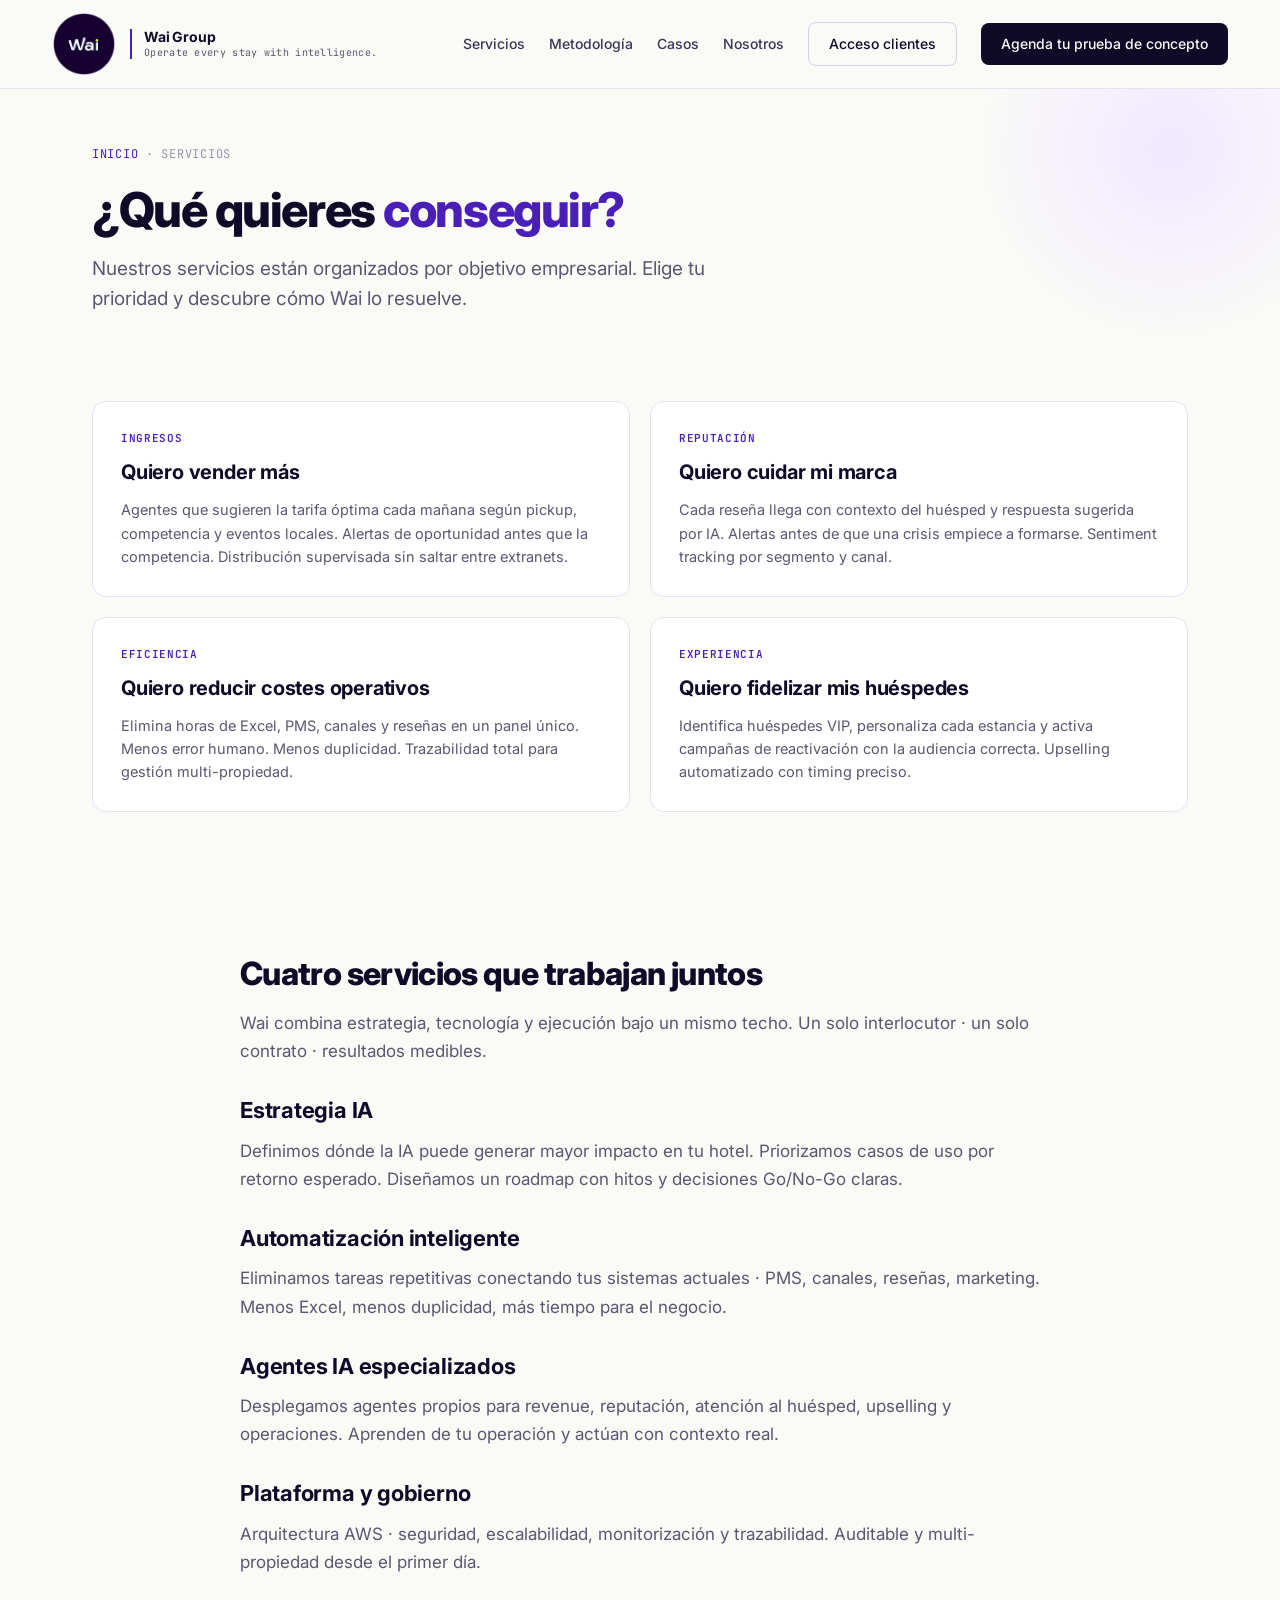
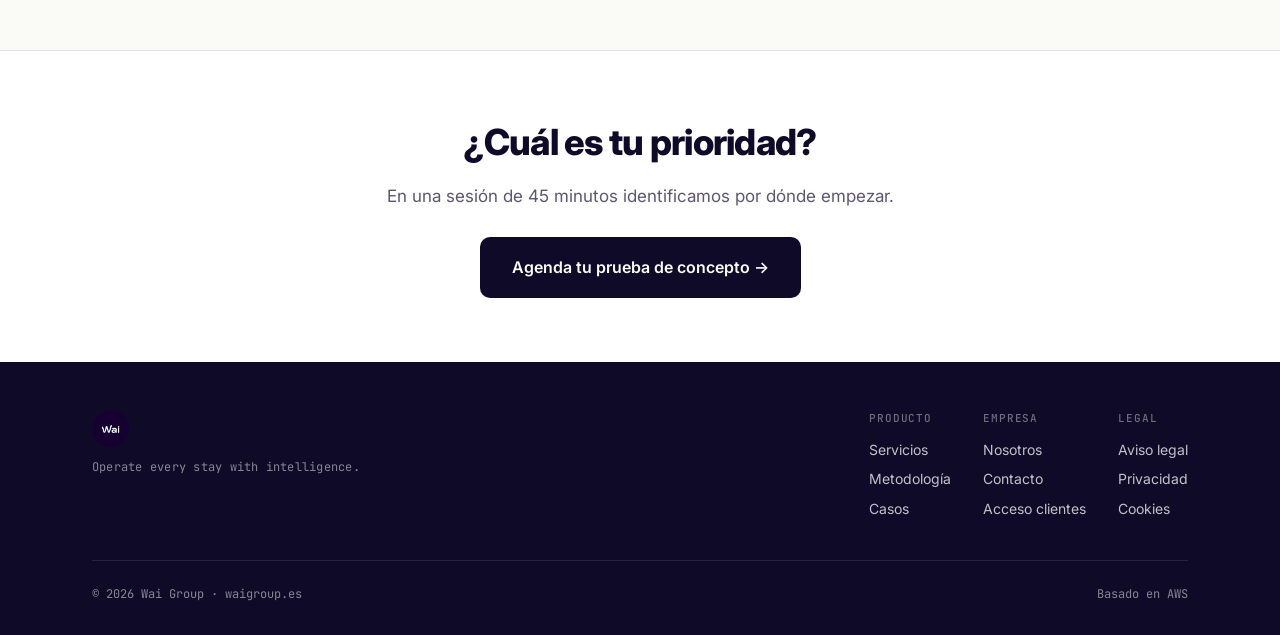
<file: servicios.html>
<!DOCTYPE html>
<html lang="es">
<head>
<meta charset="utf-8">
<meta name="viewport" content="width=device-width, initial-scale=1">
<title>Servicios Wai · IA para hoteles organizados por objetivo de negocio</title>
<meta name="description" content="Servicios Wai para hoteles: aumentar ingresos, fidelizar huéspedes, mejorar la experiencia y reducir costes operativos. Plataforma con IA integrada por API. Solicita una prueba de concepto.">
<meta name="keywords" content="servicios IA hoteles, revenue management hotel, fidelización huéspedes, automatización hotelera, business intelligence hotel">
<meta name="robots" content="index,follow">
<link rel="canonical" href="https://waigroup.es/servicios.html">
<meta property="og:title" content="Servicios Wai · IA para hoteles">
<meta property="og:description" content="Aumenta ingresos, fideliza huéspedes y optimiza operación con Wai. Plataforma de inteligencia hotelera basada en AWS.">
<meta property="og:url" content="https://waigroup.es/servicios.html">
<meta property="og:type" content="website">
<link rel="icon" type="image/png" sizes="32x32" href="./assets/favicon-32.png">
<link rel="preconnect" href="https://fonts.googleapis.com">
<link rel="preconnect" href="https://fonts.gstatic.com" crossorigin>
<link href="https://fonts.googleapis.com/css2?family=Inter:wght@400;500;600;700;800&family=JetBrains+Mono:wght@400;500&display=swap" rel="stylesheet">
<link rel="stylesheet" href="./assets/wai.css">
</head>
<body>

<nav class="nav">
  <div class="nav-inner">
    <a href="./index.html" class="nav-logo">
      <img src="./assets/wai-logo-dark.png" alt="Wai">
      <span class="nav-tagline"><span class="nav-brand">Wai Group</span><span class="nav-slogan">Operate every stay with intelligence.</span></span>
    </a>
    <div class="nav-links">
      <a href="./servicios.html">Servicios</a>
      <a href="./metodologia.html">Metodología</a>
      <a href="./casos.html">Casos</a>
      <a href="./nosotros.html">Nosotros</a>
      <a href="./login.html" class="btn-outline">Acceso clientes</a>
      <a href="./demo.html" class="btn-primary">Agenda tu prueba de concepto</a>
    </div>
  </div>
</nav>

<section class="page-hero">
  <div class="container">
    <div class="page-hero-inner">
      <div class="breadcrumb"><a href="./index.html">Inicio</a> · Servicios</div>
      <h1>¿Qué quieres <em>conseguir?</em></h1>
      <p class="lead">Nuestros servicios están organizados por objetivo empresarial. Elige tu prioridad y descubre cómo Wai lo resuelve.</p>
    </div>
  </div>
</section>

<div class="container">
  <div class="card-grid">
    <div class="card reveal d1">
      <div class="card-tag">Ingresos</div>
      <h3>Quiero vender más</h3>
      <p>Agentes que sugieren la tarifa óptima cada mañana según pickup, competencia y eventos locales. Alertas de oportunidad antes que la competencia. Distribución supervisada sin saltar entre extranets.</p>
    </div>
    <div class="card reveal d2">
      <div class="card-tag">Reputación</div>
      <h3>Quiero cuidar mi marca</h3>
      <p>Cada reseña llega con contexto del huésped y respuesta sugerida por IA. Alertas antes de que una crisis empiece a formarse. Sentiment tracking por segmento y canal.</p>
    </div>
    <div class="card reveal d3">
      <div class="card-tag">Eficiencia</div>
      <h3>Quiero reducir costes operativos</h3>
      <p>Elimina horas de Excel, PMS, canales y reseñas en un panel único. Menos error humano. Menos duplicidad. Trazabilidad total para gestión multi-propiedad.</p>
    </div>
    <div class="card reveal d1">
      <div class="card-tag">Experiencia</div>
      <h3>Quiero fidelizar mis huéspedes</h3>
      <p>Identifica huéspedes VIP, personaliza cada estancia y activa campañas de reactivación con la audiencia correcta. Upselling automatizado con timing preciso.</p>
    </div>
  </div>

  <div class="content-block">
    <h2>Cuatro servicios que trabajan juntos</h2>
    <p>Wai combina estrategia, tecnología y ejecución bajo un mismo techo. Un solo interlocutor · un solo contrato · resultados medibles.</p>

    <h3>Estrategia IA</h3>
    <p>Definimos dónde la IA puede generar mayor impacto en tu hotel. Priorizamos casos de uso por retorno esperado. Diseñamos un roadmap con hitos y decisiones Go/No-Go claras.</p>

    <h3>Automatización inteligente</h3>
    <p>Eliminamos tareas repetitivas conectando tus sistemas actuales · PMS, canales, reseñas, marketing. Menos Excel, menos duplicidad, más tiempo para el negocio.</p>

    <h3>Agentes IA especializados</h3>
    <p>Desplegamos agentes propios para revenue, reputación, atención al huésped, upselling y operaciones. Aprenden de tu operación y actúan con contexto real.</p>

    <h3>Plataforma y gobierno</h3>
    <p>Arquitectura AWS · seguridad, escalabilidad, monitorización y trazabilidad. Auditable y multi-propiedad desde el primer día.</p>
  </div>
</div>

<section class="cta-final">
  <div class="container">
    <h2>¿Cuál es tu prioridad?</h2>
    <p>En una sesión de 45 minutos identificamos por dónde empezar.</p>
    <a href="./demo.html" class="btn-hero-primary btn-big">Agenda tu prueba de concepto →</a>
  </div>
</section>

<footer class="footer">
  <div class="container">
    <div class="footer-inner">
      <div class="footer-brand">
        <div class="footer-logo"><img src="./assets/wai-logo-dark.png" alt="Wai"></div>
        <div class="footer-tagline">Operate every stay with intelligence.</div>
      </div>
      <div class="footer-links">
        <div class="footer-col"><div class="footer-col-title">Producto</div><a href="./servicios.html">Servicios</a><a href="./metodologia.html">Metodología</a><a href="./casos.html">Casos</a></div>
        <div class="footer-col"><div class="footer-col-title">Empresa</div><a href="./nosotros.html">Nosotros</a><a href="./demo.html">Contacto</a><a href="./login.html">Acceso clientes</a></div>
        <div class="footer-col"><div class="footer-col-title">Legal</div><a href="./legal/aviso-legal.html">Aviso legal</a><a href="./legal/privacidad.html">Privacidad</a><a href="./legal/cookies.html">Cookies</a></div>
      </div>
    </div>
    <div class="footer-bottom"><span>© 2026 Wai Group · waigroup.es</span><span>Basado en AWS</span></div>
  </div>
</footer>
<script>const io=new IntersectionObserver(es=>es.forEach(e=>e.isIntersecting&&(e.target.classList.add('visible'),io.unobserve(e.target))),{threshold:0.12});document.querySelectorAll('.reveal').forEach(el=>io.observe(el));</script>
</body>
</html>
</file>
<file: assets/wai.css>
/* Wai · CSS compartido · v18 hub navegable */
:root{
  --bg:#FAFAF7; --bg-alt:#FFFFFF; --bg-tint:#F5F0FF;
  --ink:#0F0A28; --ink-70:#3D3556; --grey:#5C5670; --grey-l:#9A93AC;
  --border:#E6E2F0; --border-strong:#D5CFE4;
  --purple:#4A1FB8; --purple-l:#6B3EE0; --purple-tint:#F0E9FF;
  --lime:#DFF24C; --cyan:#A8DDF2;
}
*{box-sizing:border-box}
html,body{margin:0;padding:0;background:var(--bg);color:var(--ink)}
body{font-family:'Inter','Helvetica Neue',Helvetica,Arial,sans-serif;font-size:16px;line-height:1.55;-webkit-font-smoothing:antialiased}
a{color:var(--purple);text-decoration:none;transition:color 0.15s}
a:hover{color:var(--purple-l)}
.mono{font-family:'JetBrains Mono',ui-monospace,monospace}
.container{max-width:1160px;margin:0 auto;padding:0 32px}
.section{padding:80px 0}
.eyebrow{font-family:'JetBrains Mono',monospace;font-size:12px;font-weight:500;letter-spacing:0.08em;text-transform:uppercase;color:var(--purple);margin-bottom:14px}
.eyebrow-light{font-family:'JetBrains Mono',monospace;font-size:12px;font-weight:500;letter-spacing:0.08em;text-transform:uppercase;color:rgba(255,255,255,0.75);margin-bottom:14px}

/* NAV */
.nav{position:sticky;top:0;background:rgba(250,250,247,0.9);backdrop-filter:blur(12px);-webkit-backdrop-filter:blur(12px);border-bottom:1px solid var(--border);z-index:100}
.nav-inner{display:flex;align-items:center;justify-content:space-between;padding:12px 32px;max-width:1240px;margin:0 auto;gap:24px}
.nav-logo{display:flex;align-items:center;gap:14px;flex-shrink:0}
.nav-logo img{height:64px;width:auto;display:block}
.nav-tagline{display:flex;flex-direction:column;line-height:1.15;border-left:2px solid var(--purple);padding-left:12px}
.nav-tagline .nav-brand{font-size:14px;font-weight:700;color:var(--ink);letter-spacing:-0.01em}
.nav-tagline .nav-slogan{font-family:'JetBrains Mono',monospace;font-size:10px;color:var(--grey);letter-spacing:0.03em;margin-top:2px}
.nav-links{display:flex;gap:24px;align-items:center}
.nav-links a{color:var(--ink-70);font-weight:500;font-size:14px;transition:color 0.15s}
.nav-links a:hover{color:var(--ink)}
.btn-primary{background:var(--ink);color:var(--bg)!important;font-weight:600;padding:10px 20px;border-radius:8px;font-size:14px;transition:all 0.15s;display:inline-block}
.btn-primary:hover{background:var(--purple);transform:translateY(-1px)}
.btn-outline{border:1px solid var(--border-strong);color:var(--ink)!important;font-weight:600;padding:10px 20px;border-radius:8px;font-size:14px;background:transparent;transition:all 0.15s;display:inline-block}
.btn-outline:hover{border-color:var(--purple);color:var(--purple)!important}
@media (max-width:900px){.nav-tagline{display:none} .nav-links a:not(.btn-primary):not(.btn-outline){display:none}}

/* Hero compacto (home) */
.hero-compact{padding:80px 0 40px;position:relative;overflow:hidden}
.hero-bg-blob{position:absolute;top:-200px;right:-150px;width:520px;height:520px;background:radial-gradient(circle,var(--purple-tint) 0%,transparent 65%);border-radius:50%;z-index:0}
.hero-c-inner{max-width:820px;position:relative;z-index:1;text-align:center;margin:0 auto}
.hero-c-inner h1{font-size:64px;line-height:1.05;font-weight:800;color:var(--ink);letter-spacing:-0.03em;margin:0 0 20px}
.hero-c-inner h1 em{font-style:normal;color:var(--purple);font-weight:800}
.hero-c-inner p{font-size:20px;line-height:1.5;color:var(--grey);margin:0 auto 32px;max-width:640px}
.hero-c-ctas{display:flex;gap:12px;justify-content:center;flex-wrap:wrap}
.btn-hero-primary{background:var(--ink);color:var(--bg)!important;font-weight:600;padding:14px 24px;border-radius:10px;font-size:15px;display:inline-flex;align-items:center;gap:8px;transition:all 0.15s}
.btn-hero-primary:hover{background:var(--purple);transform:translateY(-2px);box-shadow:0 8px 20px rgba(74,31,184,0.2)}
.btn-hero-outline{border:1px solid var(--border-strong);color:var(--ink)!important;font-weight:600;padding:14px 24px;border-radius:10px;font-size:15px;display:inline-block;transition:all 0.15s}
.btn-hero-outline:hover{border-color:var(--purple);color:var(--purple)!important}
.btn-big{padding:18px 32px;font-size:16px}

/* Hero de página interna */
.page-hero{padding:56px 0 24px;position:relative;overflow:hidden}
.page-hero::before{content:'';position:absolute;top:-150px;right:-100px;width:420px;height:420px;background:radial-gradient(circle,var(--purple-tint) 0%,transparent 65%);border-radius:50%;z-index:0}
.page-hero-inner{position:relative;z-index:1;max-width:820px}
.page-hero .breadcrumb{font-family:'JetBrains Mono',monospace;font-size:12px;color:var(--grey-l);margin-bottom:20px;text-transform:uppercase;letter-spacing:0.06em}
.page-hero .breadcrumb a{color:var(--purple)}
.page-hero h1{font-size:48px;line-height:1.1;font-weight:800;color:var(--ink);letter-spacing:-0.03em;margin:0 0 18px}
.page-hero h1 em{font-style:normal;color:var(--purple)}
.page-hero .lead{font-size:19px;line-height:1.55;color:var(--grey);margin:0 0 24px;max-width:640px}

/* Sponsor strip */
.sponsor-strip{padding:16px 32px;background:var(--bg-alt);border-top:1px solid var(--border);border-bottom:1px solid var(--border)}
.sponsor-inner{display:flex;align-items:center;justify-content:center;gap:16px;flex-wrap:wrap}
.sponsor-label{font-size:11px;font-weight:500;text-transform:uppercase;letter-spacing:0.08em;color:var(--grey-l);font-family:'JetBrains Mono',monospace}
.sponsor-logo{background:#fff;border:1px solid var(--border);border-radius:6px;padding:6px 12px;display:inline-flex}
.sponsor-logo img{height:16px;display:block}
.sponsor-logo.aws img{height:20px}

/* HUB · home tiles */
.hub-section{padding:80px 0 40px}
.hub-head{text-align:center;max-width:640px;margin:0 auto 48px}
.hub-head h2{font-size:40px;font-weight:800;color:var(--ink);letter-spacing:-0.03em;line-height:1.1;margin:0 0 12px}
.hub-head p{font-size:16px;color:var(--grey);margin:0}
.hub-grid{display:grid;grid-template-columns:repeat(3,1fr);gap:20px}
.hub-tile{background:var(--bg-alt);border:1px solid var(--border);border-radius:16px;padding:28px;transition:all 0.25s cubic-bezier(.2,.7,.3,1);color:var(--ink)!important;text-decoration:none;display:flex;flex-direction:column;gap:12px}
.hub-tile:hover{border-color:var(--purple);transform:translateY(-4px);box-shadow:0 16px 36px -12px rgba(74,31,184,0.20);text-decoration:none!important}
.hub-tile-tag{font-family:'JetBrains Mono',monospace;font-size:11px;color:var(--purple);text-transform:uppercase;letter-spacing:0.06em;font-weight:600;background:var(--purple-tint);padding:4px 10px;border-radius:5px;align-self:flex-start}
.hub-tile h3{font-size:22px;font-weight:800;color:var(--ink);margin:0;letter-spacing:-0.02em;line-height:1.2}
.hub-tile p{font-size:14.5px;color:var(--grey);line-height:1.55;margin:0}
.hub-tile-list{display:flex;flex-wrap:wrap;gap:6px;margin-top:6px}
.hub-tile-list span{font-size:12px;color:var(--ink-70);background:var(--bg);border:1px solid var(--border);padding:4px 10px;border-radius:20px;font-weight:500}
.hub-tile-cta{margin-top:auto;color:var(--purple);font-weight:600;font-size:14px;padding-top:8px;transition:transform 0.2s}
.hub-tile:hover .hub-tile-cta{transform:translateX(4px)}
.hub-tile-lg{grid-column:span 2}
.hub-tile-cta{background:linear-gradient(135deg,#fff 0%,var(--purple-tint) 100%);border-color:var(--purple)}

/* Band morada */
.band-purple{background:linear-gradient(135deg,var(--purple) 0%,#2A0F6E 100%);color:#fff}
.band-inner{display:grid;grid-template-columns:1.3fr 1fr;gap:56px;align-items:center}
.band-purple h2{font-size:36px;font-weight:800;letter-spacing:-0.02em;line-height:1.15;margin:0 0 16px;color:#fff}
.band-purple p{font-size:16px;color:rgba(255,255,255,0.8);line-height:1.6;margin:0 0 24px;max-width:520px}
.btn-band{background:var(--lime);color:var(--ink)!important;font-weight:700;padding:14px 24px;border-radius:10px;font-size:15px;display:inline-block;transition:all 0.15s}
.btn-band:hover{background:#fff;transform:translateY(-2px)}
.band-metrics{display:grid;grid-template-columns:1fr;gap:14px}
.band-metric{background:rgba(255,255,255,0.08);border:1px solid rgba(255,255,255,0.15);border-radius:12px;padding:20px 24px;display:flex;align-items:baseline;gap:16px}
.band-num{font-size:44px;font-weight:800;color:var(--lime);letter-spacing:-0.02em;line-height:1}
.band-label{font-size:14px;color:rgba(255,255,255,0.85);font-weight:500}

/* CTA final */
.cta-final{background:var(--bg-alt);border-top:1px solid var(--border);text-align:center;padding:64px 0}
.cta-final h2{font-size:36px;font-weight:800;color:var(--ink);letter-spacing:-0.02em;margin:0 0 12px}
.cta-final p{font-size:17px;color:var(--grey);margin:0 0 28px}

/* Footer */
.footer{background:var(--ink);color:#fff;padding:48px 0 32px}
.footer-inner{display:flex;justify-content:space-between;align-items:flex-start;gap:32px;flex-wrap:wrap}
.footer-brand{display:flex;flex-direction:column;gap:10px}
.footer-logo img{height:38px;width:auto;display:block;border-radius:6px}
.footer-tagline{font-family:'JetBrains Mono',monospace;font-size:12px;color:rgba(255,255,255,0.5);letter-spacing:0.02em}
.footer-links{display:flex;gap:32px;flex-wrap:wrap;font-size:14px}
.footer-col{display:flex;flex-direction:column;gap:8px}
.footer-col-title{font-family:'JetBrains Mono',monospace;font-size:11px;text-transform:uppercase;color:rgba(255,255,255,0.4);letter-spacing:0.08em;margin-bottom:4px;font-weight:500}
.footer-col a{color:rgba(255,255,255,0.75)!important;font-size:14px}
.footer-col a:hover{color:#fff!important}
.footer-bottom{border-top:1px solid rgba(255,255,255,0.1);margin-top:40px;padding-top:24px;display:flex;justify-content:space-between;align-items:center;flex-wrap:wrap;gap:12px;font-family:'JetBrains Mono',monospace;font-size:12px;color:rgba(255,255,255,0.5)}

/* Scroll reveal */
.reveal{opacity:0;transform:translateY(30px);transition:opacity 0.7s cubic-bezier(.2,.7,.3,1),transform 0.7s cubic-bezier(.2,.7,.3,1)}
.reveal.visible{opacity:1;transform:translateY(0)}
.reveal.d1{transition-delay:0.08s}.reveal.d2{transition-delay:0.16s}.reveal.d3{transition-delay:0.24s}.reveal.d4{transition-delay:0.32s}

/* Contenido páginas internas */
.content-block{max-width:800px;margin:0 auto;padding:56px 0}
.content-block h2{font-size:32px;font-weight:800;color:var(--ink);letter-spacing:-0.02em;margin:48px 0 16px;line-height:1.15}
.content-block h3{font-size:22px;font-weight:700;color:var(--ink);letter-spacing:-0.01em;margin:32px 0 12px;line-height:1.25}
.content-block p{font-size:17px;color:var(--grey);line-height:1.65;margin:0 0 18px}
.content-block ul{color:var(--grey);padding-left:24px;margin:0 0 20px}
.content-block li{font-size:17px;line-height:1.6;margin-bottom:8px}
.content-block li strong{color:var(--ink)}

/* Cards en páginas */
.card-grid{display:grid;grid-template-columns:repeat(2,1fr);gap:20px;margin:40px 0}
.card{background:var(--bg-alt);border:1px solid var(--border);border-radius:14px;padding:28px;transition:all 0.2s}
.card:hover{border-color:var(--purple);transform:translateY(-3px);box-shadow:0 12px 28px -12px rgba(74,31,184,0.15)}
.card-tag{font-family:'JetBrains Mono',monospace;font-size:11px;color:var(--purple);text-transform:uppercase;letter-spacing:0.06em;font-weight:600;margin-bottom:10px}
.card h3{font-size:20px;font-weight:700;color:var(--ink);margin:0 0 10px;letter-spacing:-0.01em}
.card p{font-size:14.5px;color:var(--grey);line-height:1.6;margin:0}

/* Steps grid */
.steps-grid{display:grid;grid-template-columns:repeat(3,1fr);gap:16px;margin:40px 0}
.step-card{background:var(--bg-alt);border:1px solid var(--border);border-radius:12px;padding:24px}
.step-card:hover{border-color:var(--purple);transform:translateY(-2px)}
.step-n{font-family:'JetBrains Mono',monospace;font-size:32px;font-weight:800;color:var(--purple);letter-spacing:-0.02em;line-height:1;margin-bottom:8px}
.step-w{font-family:'JetBrains Mono',monospace;font-size:11px;color:var(--grey-l);text-transform:uppercase;letter-spacing:0.06em;margin-bottom:12px;font-weight:600}
.step-card h3{font-size:17px;font-weight:700;color:var(--ink);margin:0 0 8px}
.step-card p{font-size:13.5px;color:var(--grey);line-height:1.55;margin:0}

/* Responsive · Tablet y móvil */
@media (max-width:900px){
  .section{padding:56px 0}
  .container{padding:0 20px}
  .hero-c-inner h1{font-size:44px}
  .hero-c-inner p{font-size:17px}
  .hub-grid{grid-template-columns:1fr}
  .hub-tile-lg{grid-column:span 1}
  .band-inner{grid-template-columns:1fr;gap:32px}
  .card-grid{grid-template-columns:1fr}
  .steps-grid{grid-template-columns:1fr}
  .page-hero h1{font-size:36px}
  .cta-final h2{font-size:28px}

  /* Nav mobile · ocultar tagline y enlaces secundarios */
  .nav-inner{padding:12px 18px;gap:8px}
  .nav-logo img{height:56px}
  .nav-tagline{display:none}
  .nav-links{gap:10px}
  .nav-links a:not(.btn-primary):not(.btn-outline){display:none}
  .btn-outline,.btn-primary{padding:9px 14px;font-size:12.5px}

  /* Page hero · padding reducido */
  .page-hero{padding:36px 0 24px}
  .page-hero .lead{font-size:15.5px}

  /* Cards de contenido · padding cómodo */
  .content-block{padding:0}
  .content-block h2{font-size:22px;margin-top:24px}
  .content-block h3{font-size:16px}
  .content-block p,.content-block li{font-size:14.5px;line-height:1.55}

  /* CTA final full-width */
  .cta-final{padding:56px 0}
  .cta-final-inner p{font-size:15px}
  .btn-hero-primary.btn-big{width:100%;text-align:center;justify-content:center;padding:15px 20px;font-size:15px}

  /* Footer · stack vertical */
  .footer{padding:36px 0 24px}
  .footer-inner{flex-direction:column;gap:24px;align-items:flex-start}
  .footer-links{grid-template-columns:1fr 1fr;gap:20px;width:100%}
  .footer-col{gap:6px}
  .footer-bottom{flex-direction:column;gap:8px;text-align:center;font-size:12px}
}

/* Móviles muy pequeños */
@media (max-width:480px){
  .container{padding:0 16px}
  .hero-c-inner h1{font-size:32px}
  .hero-c-inner p{font-size:14.5px}
  .page-hero h1{font-size:28px}
  .cta-final h2{font-size:22px}
  .footer-links{grid-template-columns:1fr}
  .nav-logo img{height:44px}
  .btn-outline,.btn-primary{padding:7px 10px;font-size:12px}
}

/* Impedir overflow horizontal en todas las páginas */
html,body{overflow-x:hidden;max-width:100%}
section,div{max-width:100vw}
</file>
